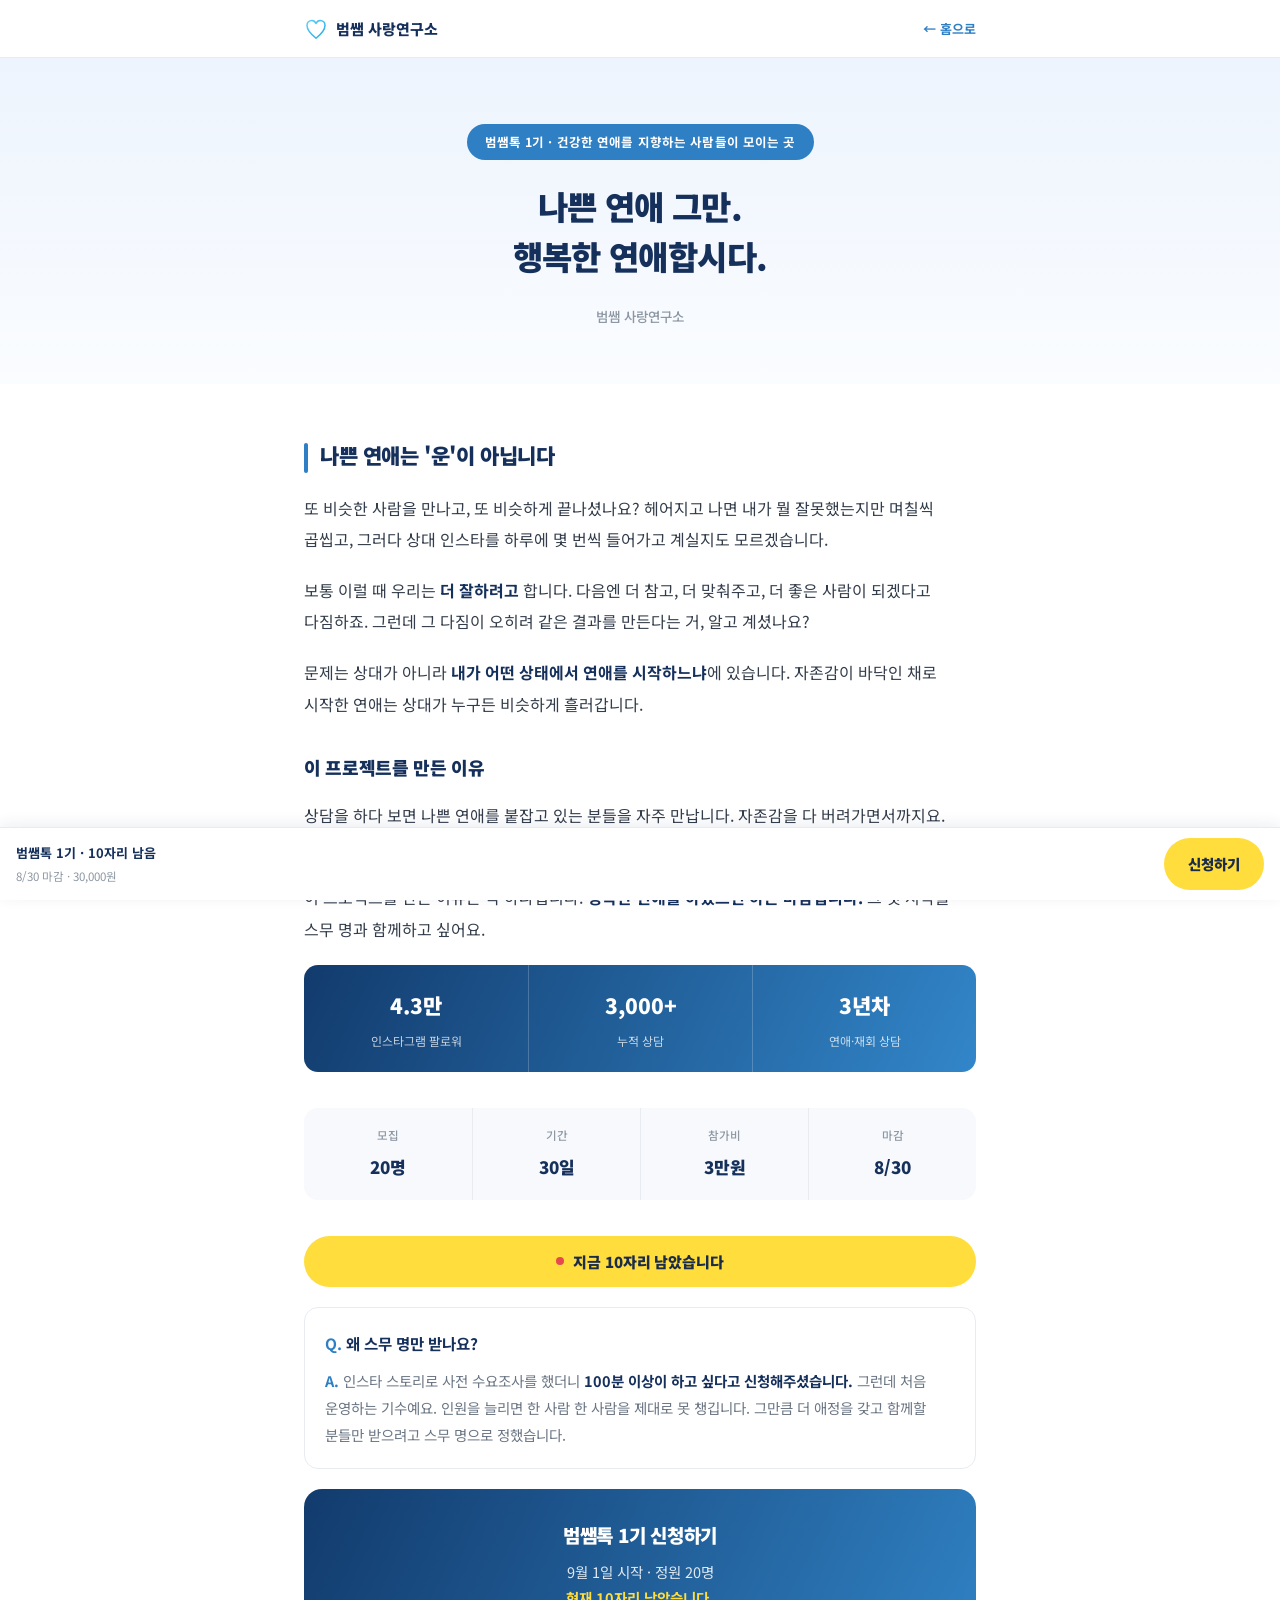
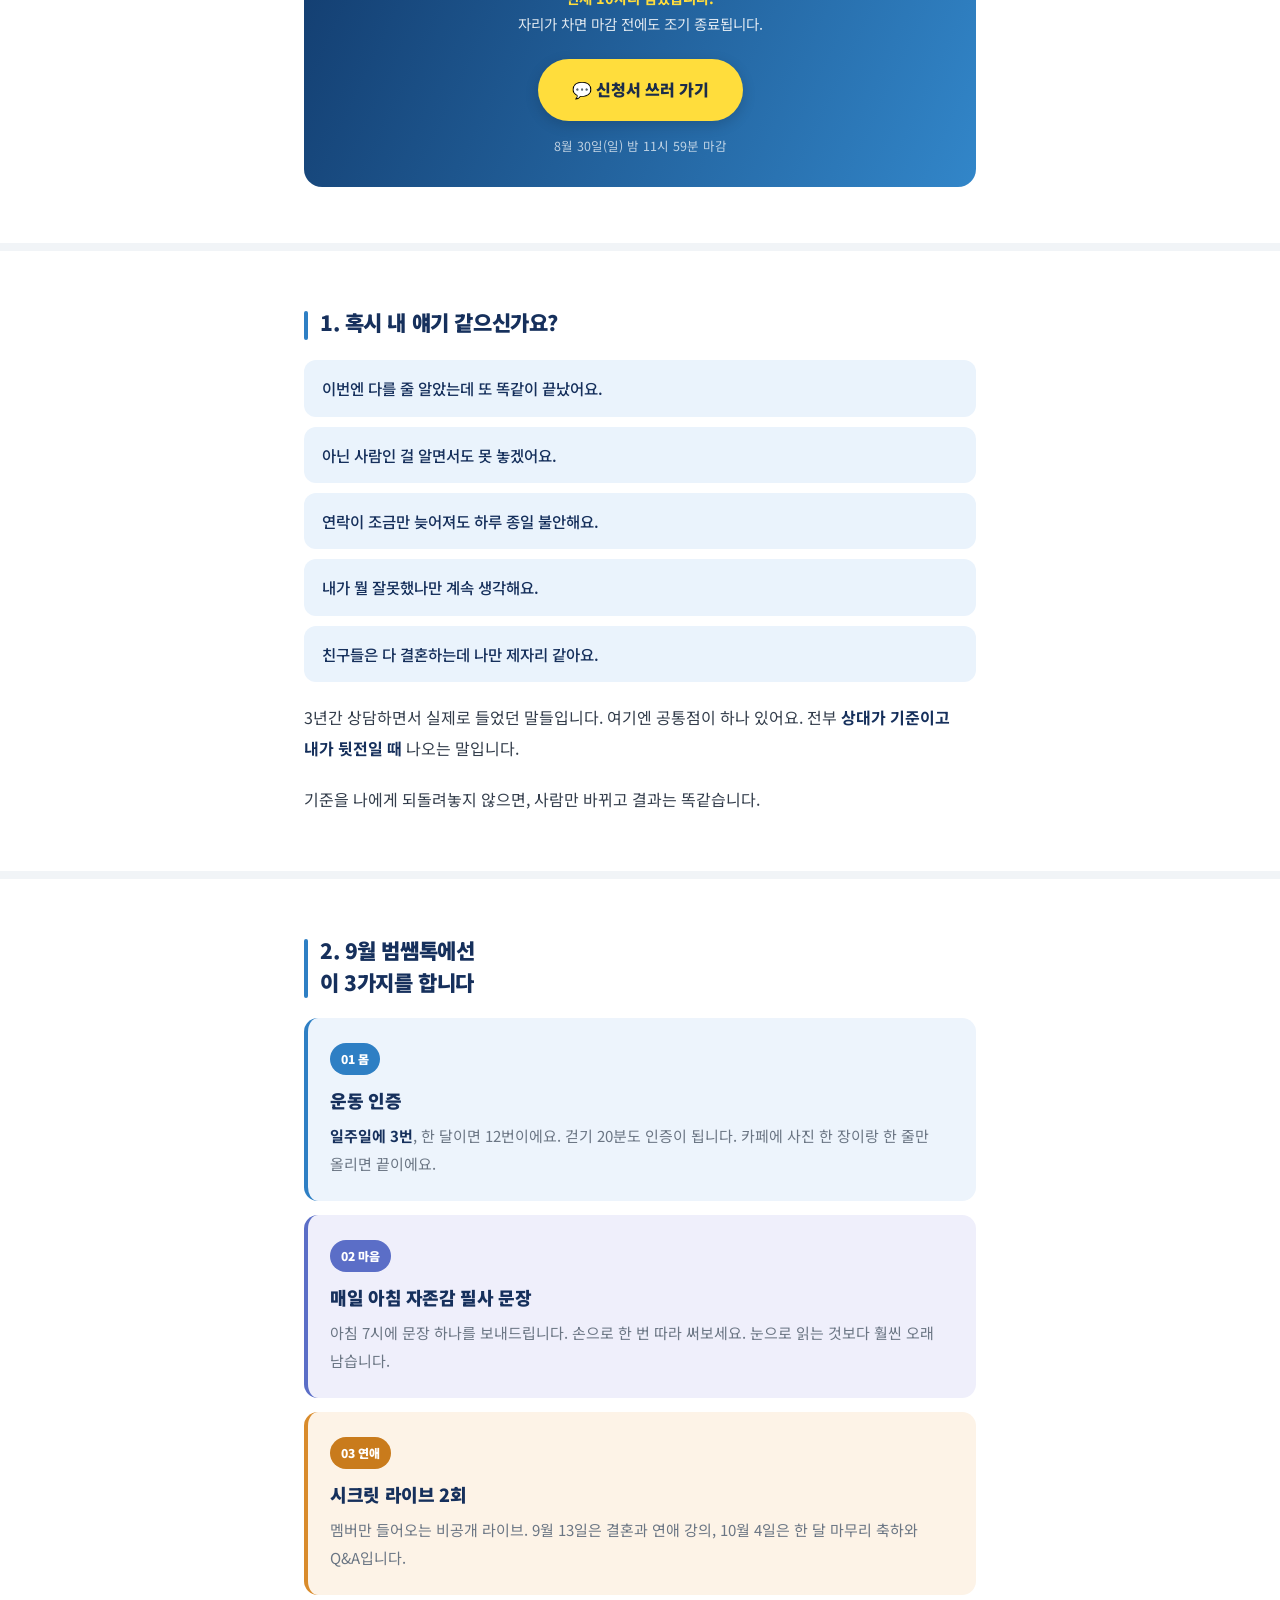
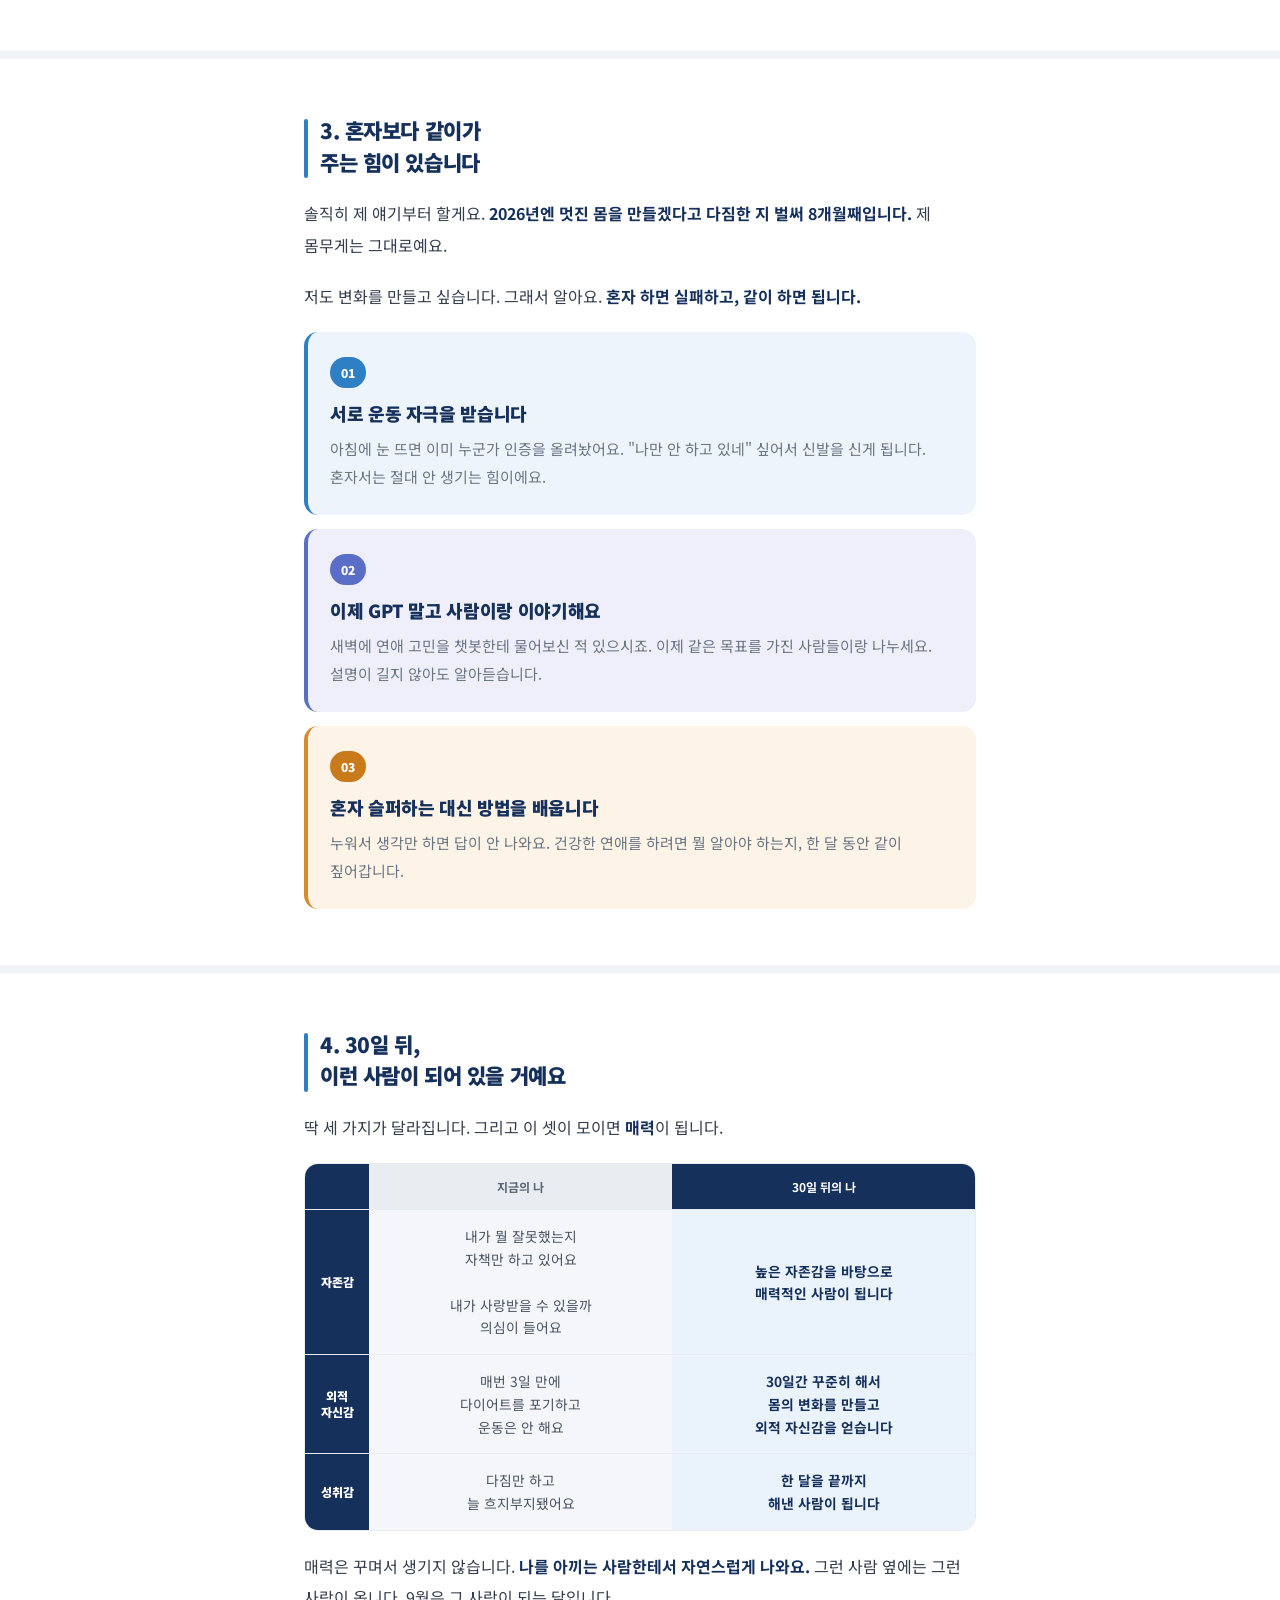
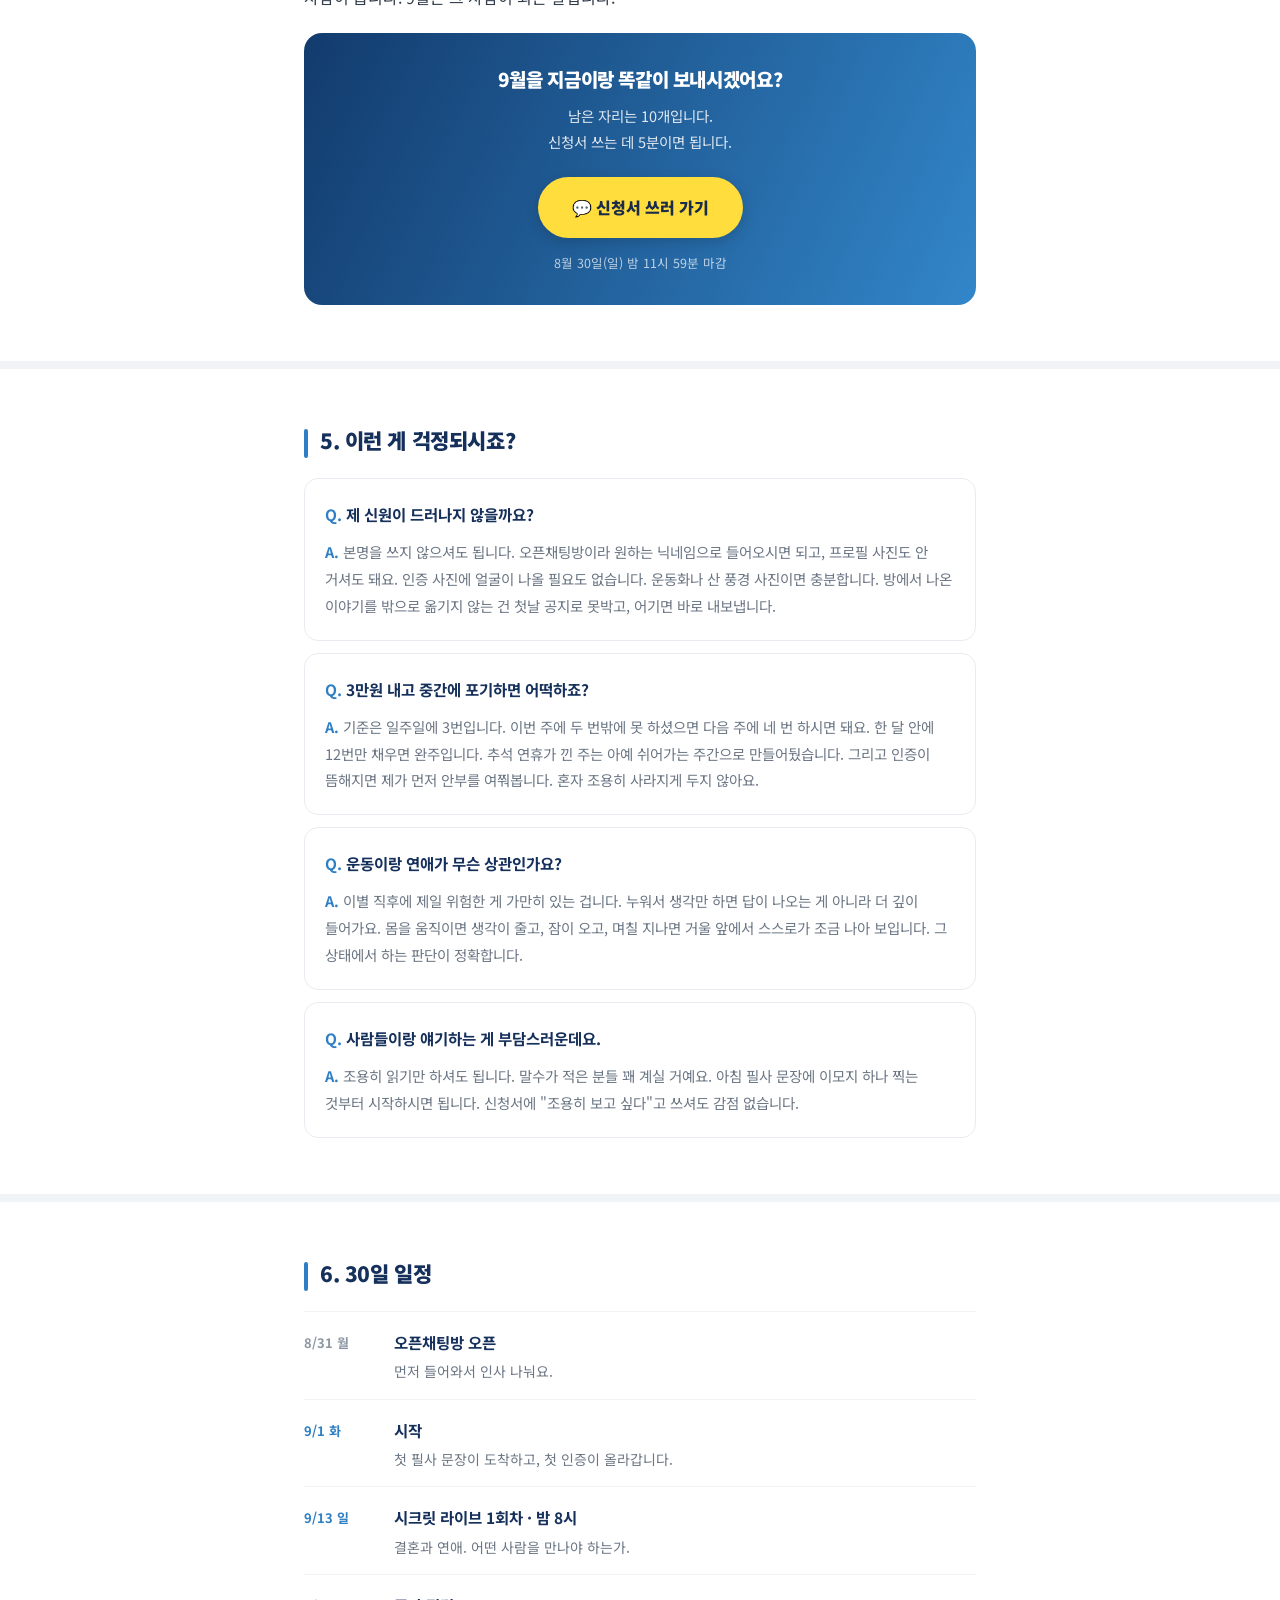
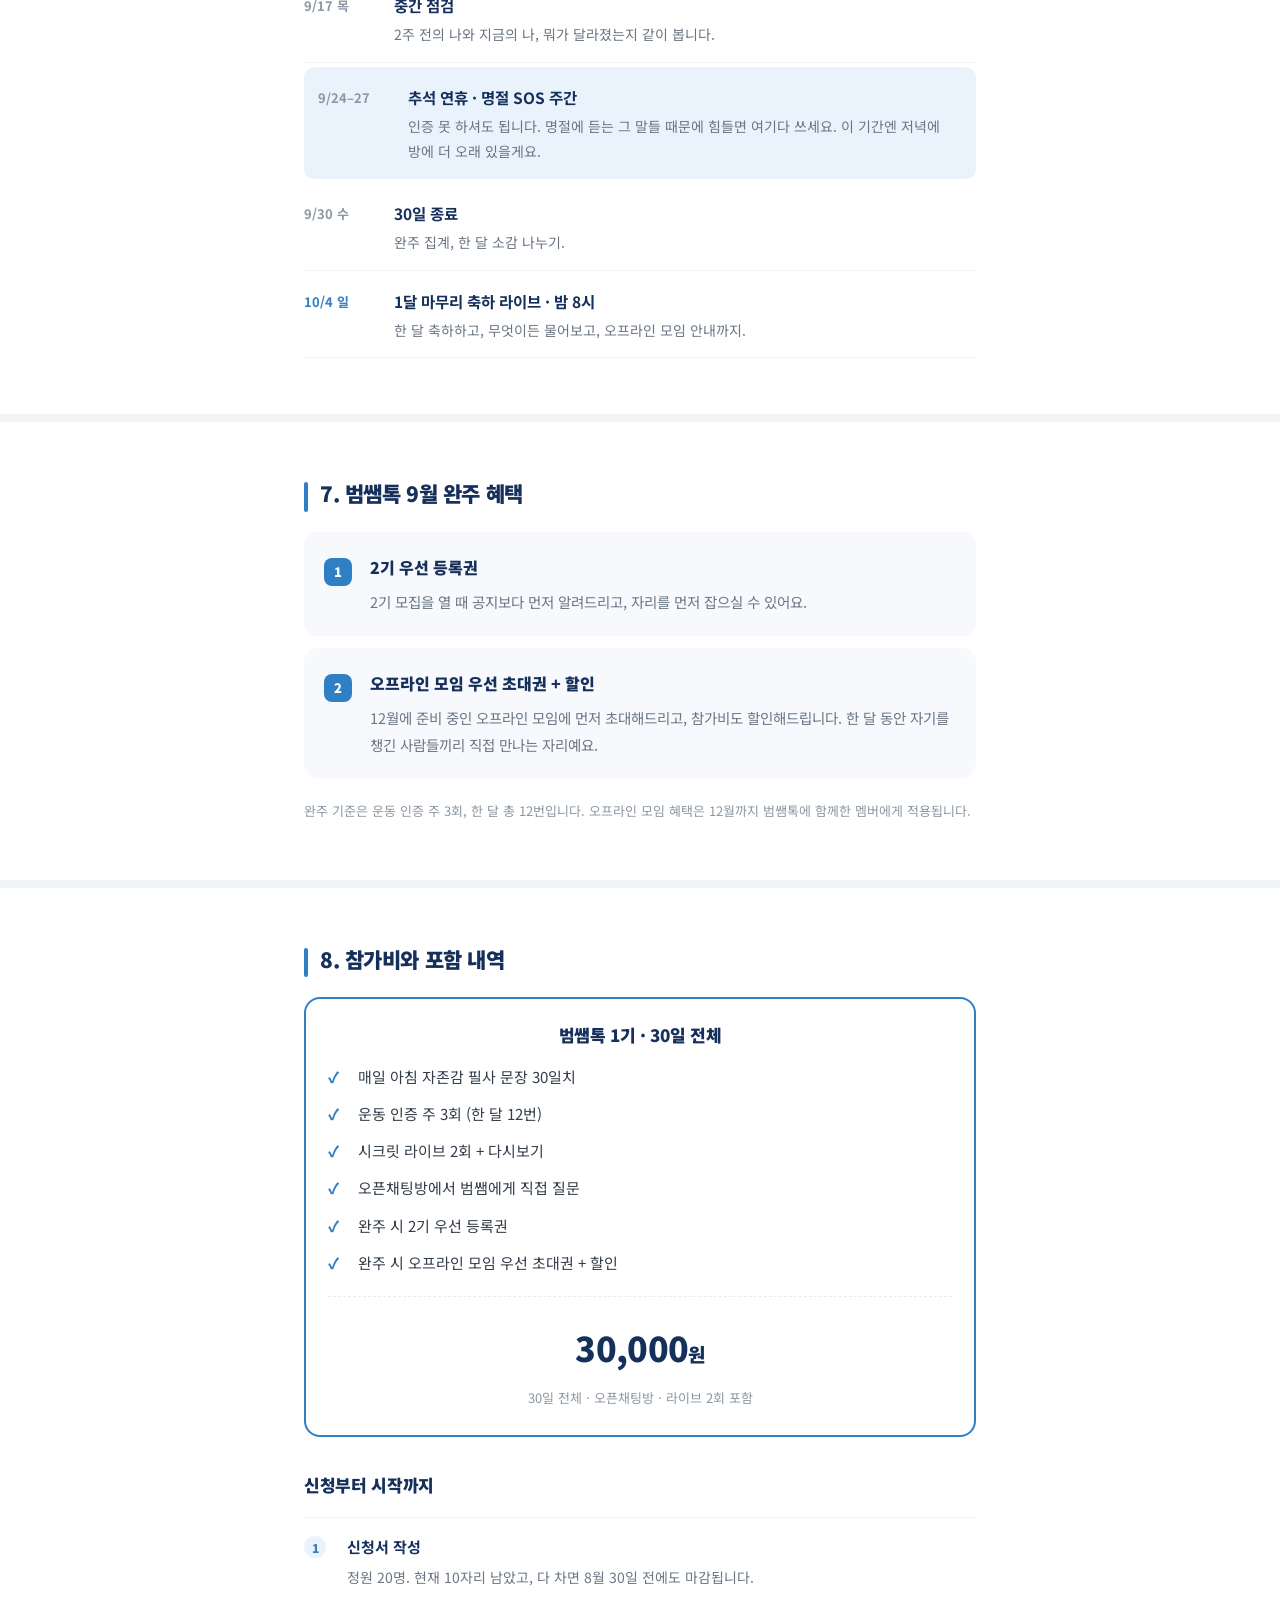
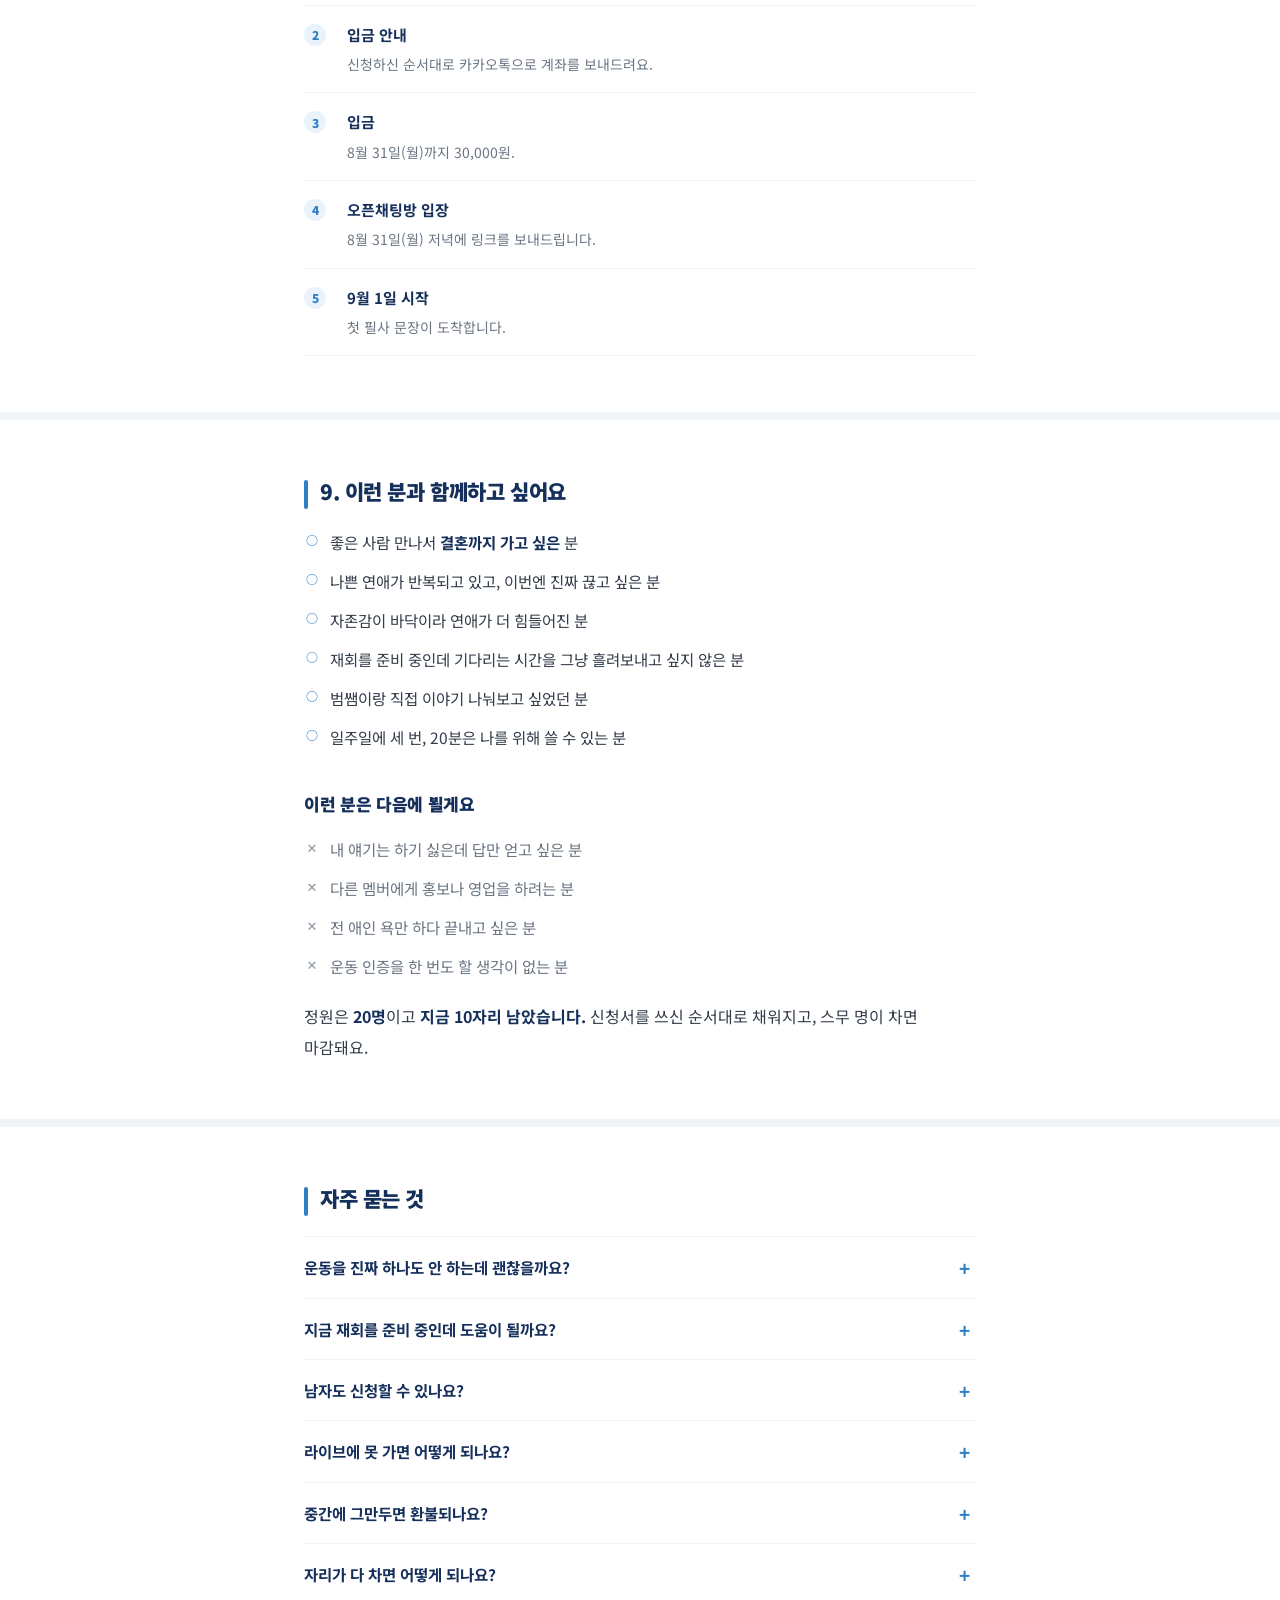
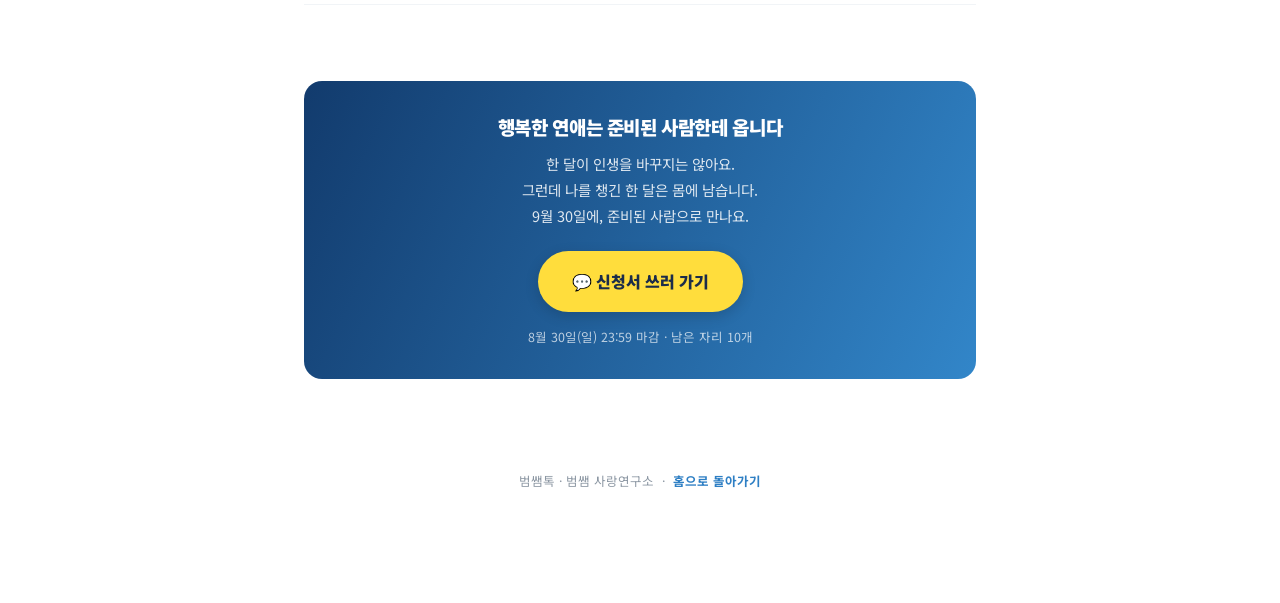
<file: beomssamtalk.html>
<!doctype html>
<html lang="ko">
<head>
<meta charset="utf-8">
<meta name="viewport" content="width=device-width,initial-scale=1">
<title>범쌤톡 1기 | 범쌤 사랑연구소</title>
<meta name="description" content="나쁜 연애 그만. 행복한 연애합시다. 범쌤톡 1기 — 30일 자존감 회복 챌린지. 정원 20명, 참가비 3만원.">
<link rel="preconnect" href="https://fonts.googleapis.com">
<link rel="preconnect" href="https://fonts.gstatic.com" crossorigin>
<link rel="stylesheet" href="https://fonts.googleapis.com/css2?family=Noto+Sans+KR:wght@400;500;700;900&display=swap">

<style>
:root{
  --bg:#FFFFFF;
  --hero-a:#EDF4FD;
  --hero-b:#FAFCFF;
  --navy:#16305C;
  --navy-deep:#102546;
  --blue:#2E7FC4;
  --blue-soft:#EAF3FC;
  --yellow:#FFDD3C;
  --yellow-ink:#1B2C4A;
  --ink:#333D4B;
  --gray:#6B7684;
  --gray-light:#8C97A3;
  --line:#E8ECF1;
  --line-soft:#F1F4F7;
  --card:#F7F9FC;
  --grad-a:#123B6D;
  --grad-b:#3286C9;
}

*{box-sizing:border-box;}
html{scroll-behavior:smooth;}
body{
  margin:0;background:var(--bg);color:var(--ink);
  font-family:"Noto Sans KR","Apple SD Gothic Neo",system-ui,sans-serif;
  font-weight:400;font-size:16px;line-height:1.95;
  -webkit-font-smoothing:antialiased;word-break:keep-all;
  padding-bottom:82px;
}
p{margin:0;}
h1,h2,h3{margin:0;font-weight:900;color:var(--navy);line-height:1.45;text-wrap:balance;letter-spacing:-.02em;}
strong{font-weight:700;color:var(--navy);}
a{color:inherit;}

/* ---------- 페이지 상단바 (사이트 복귀용) ---------- */
.pagebar{
  position:sticky;top:0;z-index:30;background:rgba(255,255,255,.92);backdrop-filter:blur(8px);
  border-bottom:1px solid var(--line);
}
.pagebar__inner{
  max-width:720px;margin:0 auto;padding:14px 24px;
  display:flex;align-items:center;justify-content:space-between;gap:12px;
}
.pagebar__brand{display:flex;align-items:center;gap:8px;text-decoration:none;color:var(--navy);font-weight:800;font-size:15px;}
.pagebar__brand svg{width:24px;height:24px;flex:none;}
.pagebar__back{font-size:13px;font-weight:700;color:var(--blue);text-decoration:none;white-space:nowrap;}

.wrap{max-width:720px;margin:0 auto;padding:0 24px;}
.blk{display:flex;flex-direction:column;gap:20px;}
.blk-sm{display:flex;flex-direction:column;gap:12px;}
section{padding:56px 0;}
.sep{height:8px;background:var(--line-soft);}

/* ---------- hero ---------- */
.hero{
  background:linear-gradient(180deg,var(--hero-a) 0%,var(--hero-b) 100%);
  padding:66px 24px 54px;text-align:center;
}
.hero h1{font-size:33px;line-height:1.5;}
.hero .who{
  margin-top:22px;font-size:13.5px;color:var(--gray-light);font-weight:500;
}
.hero .badge{
  display:inline-block;margin-bottom:22px;padding:8px 18px;border-radius:100px;
  background:var(--blue);color:#fff;font-size:12.5px;font-weight:700;letter-spacing:.01em;
  line-height:1.6;max-width:100%;
}
@media (max-width:420px){ .hero .badge{font-size:11.5px;padding:8px 14px;} }
@media (max-width:560px){ .hero h1{font-size:25px;} .hero{padding:52px 22px 44px;} }

/* ---------- section title ---------- */
.stitle{
  display:flex;align-items:flex-start;gap:12px;font-size:21px;font-weight:900;
  color:var(--navy);line-height:1.5;letter-spacing:-.02em;
}
.stitle::before{
  content:"";flex:none;width:4px;align-self:stretch;min-height:1.4em;
  background:var(--blue);border-radius:2px;margin-top:.18em;
}
@media (max-width:560px){ .stitle{font-size:19px;} }

/* ---------- cta box ---------- */
.ctabox{
  background:linear-gradient(115deg,var(--grad-a) 0%,var(--grad-b) 100%);
  border-radius:18px;padding:32px 26px 30px;text-align:center;
}
.ctabox h3{color:#fff;font-size:19px;font-weight:900;}
.ctabox p{margin-top:10px;color:rgba(255,255,255,.86);font-size:14.5px;line-height:1.8;}
.ybtn{
  display:inline-flex;align-items:center;justify-content:center;gap:8px;
  margin-top:22px;background:var(--yellow);color:var(--yellow-ink);
  font-weight:900;font-size:16px;padding:15px 34px;border-radius:100px;
  text-decoration:none;transition:transform .18s ease,box-shadow .18s ease;
  box-shadow:0 4px 14px rgba(0,0,0,.16);
}
.ybtn:hover{transform:translateY(-2px);box-shadow:0 8px 20px rgba(0,0,0,.22);}
.ybtn:focus-visible{outline:3px solid #fff;outline-offset:2px;}
.ctabox .tiny{margin-top:14px;font-size:12.5px;color:rgba(255,255,255,.7);}

/* ---------- seats left ---------- */
.seats{
  display:flex;align-items:center;justify-content:center;gap:9px;
  background:var(--yellow);color:var(--yellow-ink);
  border-radius:100px;padding:11px 20px;font-size:15px;font-weight:900;
  letter-spacing:-.01em;
}
.seats .dot{
  width:8px;height:8px;border-radius:50%;background:#E5484D;flex:none;
  animation:blip 1.6s ease-in-out infinite;
}
@keyframes blip{0%,100%{opacity:1}50%{opacity:.35}}
@media (prefers-reduced-motion: reduce){ .seats .dot{animation:none;} }

/* ---------- info strip ---------- */
.strip{
  display:grid;grid-template-columns:repeat(4,1fr);
  background:var(--card);border-radius:14px;overflow:hidden;
}
.strip div{padding:16px 8px;text-align:center;}
.strip div + div{border-left:1px solid var(--line);}
.strip dt{font-size:11.5px;color:var(--gray-light);font-weight:500;}
.strip dd{margin:4px 0 0;font-size:17px;font-weight:900;color:var(--navy);}
@media (max-width:560px){
  .strip{grid-template-columns:repeat(2,1fr);}
  .strip div:nth-child(3){border-left:none;}
  .strip div:nth-child(n+3){border-top:1px solid var(--line);}
}

/* ---------- quote lines ---------- */
.qline{
  background:var(--blue-soft);border-radius:12px;padding:15px 18px;
  font-size:15.5px;font-weight:500;color:var(--navy);line-height:1.7;
}
.qline + .qline{margin-top:10px;}

/* ---------- numbered cards ---------- */
.ncards{display:flex;flex-direction:column;gap:14px;}
.ncard{
  background:var(--card);border-radius:14px;padding:24px 22px;
}
.ncard .n{
  display:inline-block;background:var(--navy);color:#fff;
  font-size:12px;font-weight:900;padding:4px 11px;border-radius:100px;
}
.ncard h3{margin-top:12px;font-size:18px;}
.ncard p{margin-top:9px;font-size:15px;color:var(--gray);line-height:1.85;}

/* ---------- card color variants ---------- */
.ncard{border-left:4px solid transparent;}
.ncard.c1{background:#EDF4FC;border-left-color:#2E7FC4;}
.ncard.c1 .n{background:#2E7FC4;}
.ncard.c2{background:#EFEFFB;border-left-color:#5B6EC7;}
.ncard.c2 .n{background:#5B6EC7;}
.ncard.c3{background:#FDF3E7;border-left-color:#D98B2B;}
.ncard.c3 .n{background:#C97B1C;}

/* ---------- before after ---------- */
.ba{border:1px solid var(--line);border-radius:14px;overflow:hidden;}
.ba-h{display:grid;grid-template-columns:64px 1fr 1fr;}
.ba-h span{padding:11px 8px;text-align:center;font-size:12px;font-weight:700;}
.ba-h span:nth-child(1){background:var(--navy);}
.ba-h span:nth-child(2){background:#E9EDF2;color:#5A6675;}
.ba-h span:nth-child(3){background:var(--navy);color:#fff;}
.ba-r{display:grid;grid-template-columns:64px 1fr 1fr;border-top:1px solid var(--line);}
.ba-r > div{padding:15px 12px;font-size:13.8px;line-height:1.65;text-align:center;display:flex;align-items:center;justify-content:center;}
.ba-r > div:nth-child(1){
  background:var(--navy);color:#fff;font-size:12px;font-weight:900;
  display:flex;align-items:center;justify-content:center;text-align:center;line-height:1.35;
}
.ba-r > div:nth-child(2){color:#4A5563;background:#F4F6F9;}
.ba-r > div:nth-child(3){color:var(--navy);font-weight:700;background:var(--blue-soft);}
@media (max-width:560px){
  .ba-h{grid-template-columns:52px 1fr 1fr;}
  .ba-r{grid-template-columns:52px 1fr 1fr;}
  .ba-r > div{font-size:12.6px;padding:12px 9px;}
  .ba-r > div:nth-child(1){font-size:11px;}
  .ba-h span{font-size:11px;}
}

/* ---------- timeline ---------- */
.tl{display:flex;flex-direction:column;}
.tl-r{display:grid;grid-template-columns:76px 1fr;gap:14px;padding:15px 0;border-bottom:1px solid var(--line-soft);}
.tl-r:first-child{border-top:1px solid var(--line-soft);}
.tl-d{font-size:13px;font-weight:700;color:var(--gray-light);padding-top:3px;}
.tl-b b{display:block;font-size:15.5px;font-weight:700;color:var(--navy);}
.tl-b span{display:block;font-size:14px;color:var(--gray);margin-top:2px;line-height:1.75;}
.tl-r.key .tl-d{color:var(--blue);}
.tl-r.rest{background:var(--blue-soft);border-radius:10px;padding:15px 14px;border-bottom-color:transparent;margin:4px 0;}

/* ---------- worry ---------- */
.worry{display:flex;flex-direction:column;gap:12px;}
.worry-i{border:1px solid var(--line);border-radius:14px;padding:20px 20px;}
.worry-i .q{font-size:15.5px;font-weight:700;color:var(--navy);}
.worry-i .q::before{content:"Q. ";color:var(--blue);}
.worry-i .a{margin-top:10px;font-size:14.5px;color:var(--gray);line-height:1.85;}
.worry-i .a::before{content:"A. ";color:var(--blue);font-weight:700;}

/* ---------- benefit ---------- */
.bene{display:flex;flex-direction:column;gap:12px;}
.bene-i{background:var(--card);border-radius:14px;padding:20px;display:grid;grid-template-columns:34px 1fr;gap:12px;}
.bene-i .ic{width:28px;height:28px;border-radius:8px;background:var(--blue);color:#fff;font-size:13px;font-weight:900;display:flex;align-items:center;justify-content:center;}
.bene-i b{display:block;font-size:16px;color:var(--navy);font-weight:900;}
.bene-i span{display:block;margin-top:6px;font-size:14.5px;color:var(--gray);line-height:1.85;}

/* ---------- include list ---------- */
.inc{border:2px solid var(--blue);border-radius:16px;padding:24px 22px;}
.inc h3{font-size:17px;text-align:center;}
.inc ul{list-style:none;padding:0;margin:16px 0 0;display:flex;flex-direction:column;gap:11px;}
.inc li{display:grid;grid-template-columns:20px 1fr;gap:10px;font-size:15px;line-height:1.75;}
.inc li::before{content:"✓";color:var(--blue);font-weight:900;}
.inc .price{margin-top:20px;padding-top:18px;border-top:1px dashed var(--line);text-align:center;}
.inc .price .amt{font-size:34px;font-weight:900;color:var(--navy);letter-spacing:-.02em;}
.inc .price .amt span{font-size:19px;}
.inc .price .note{font-size:13px;color:var(--gray-light);margin-top:4px;}

/* ---------- plain lists ---------- */
.plist{list-style:none;padding:0;margin:0;display:flex;flex-direction:column;gap:11px;}
.plist li{display:flex;align-items:flex-start;gap:10px;font-size:15.5px;line-height:1.8;}
.plist .bl{flex:none;width:16px;text-align:center;color:var(--blue);font-weight:700;font-size:12px;line-height:1.9;}
.plist.no .bl{color:var(--gray-light);font-size:13px;}
.plist.no li{color:var(--gray);}

/* ---------- steps ---------- */
.steps{counter-reset:s;display:flex;flex-direction:column;}
.step{counter-increment:s;display:grid;grid-template-columns:30px 1fr;gap:13px;padding:14px 0;border-bottom:1px solid var(--line-soft);}
.step:first-child{border-top:1px solid var(--line-soft);}
.step::before{
  content:counter(s);width:22px;height:22px;border-radius:50%;background:var(--blue-soft);
  color:var(--blue);font-size:12px;font-weight:900;display:flex;align-items:center;justify-content:center;margin-top:4px;
}
.step b{display:block;font-size:15px;font-weight:700;color:var(--navy);}
.step span{display:block;font-size:14px;color:var(--gray);margin-top:2px;}

/* ---------- host ---------- */
.hstat{
  display:grid;grid-template-columns:repeat(3,1fr);
  background:linear-gradient(115deg,var(--grad-a) 0%,var(--grad-b) 100%);
  border-radius:14px;overflow:hidden;
}
.hstat div{padding:20px 6px;text-align:center;}
.hstat div + div{border-left:1px solid rgba(255,255,255,.2);}
.hstat b{display:block;font-size:21px;font-weight:900;color:#fff;}
.hstat span{display:block;font-size:12px;color:rgba(255,255,255,.75);margin-top:3px;}

/* ---------- faq ---------- */
details{border-bottom:1px solid var(--line-soft);}
details:first-of-type{border-top:1px solid var(--line-soft);}
summary{cursor:pointer;padding:17px 32px 17px 0;position:relative;font-size:15.5px;font-weight:700;color:var(--navy);list-style:none;line-height:1.7;}
summary::-webkit-details-marker{display:none;}
summary::after{content:"+";position:absolute;right:6px;top:15px;color:var(--blue);font-size:19px;font-weight:700;transition:transform .22s ease;}
details[open] summary::after{transform:rotate(45deg);}
summary:focus-visible{outline:2px solid var(--blue);outline-offset:2px;}
details .ans{padding:0 0 20px;font-size:14.5px;color:var(--gray);line-height:1.9;}

/* ---------- sticky ---------- */
.sticky{
  position:fixed;left:0;right:0;bottom:0;z-index:20;background:var(--bg);
  border-top:1px solid var(--line);padding:10px 16px;display:flex;align-items:center;gap:12px;
  box-shadow:0 -3px 14px rgba(22,48,92,.08);
}
.sticky .i{flex:1;min-width:0;}
.sticky .i b{display:block;font-size:13px;font-weight:700;color:var(--navy);white-space:nowrap;overflow:hidden;text-overflow:ellipsis;}
.sticky .i span{display:block;font-size:11.5px;color:var(--gray-light);}
.sticky .ybtn{margin-top:0;padding:12px 24px;font-size:14.5px;flex:none;box-shadow:none;}

footer.pagefoot{padding:34px 0 28px;text-align:center;}
footer.pagefoot p{font-size:12.5px;color:var(--gray-light);}
footer.pagefoot a{color:var(--blue);font-weight:700;text-decoration:none;}
@media (prefers-reduced-motion: reduce){*{transition:none !important;}}
</style>
</head>
<body>

<div class="pagebar">
  <div class="pagebar__inner">
    <a class="pagebar__brand" href="index.html">
      <svg viewBox="0 0 104 104"><defs><linearGradient id="ptLogo" x1="0" y1="0" x2="1" y2="1"><stop offset="0" stop-color="#5BD0FA"/><stop offset="1" stop-color="#23A9E6"/></linearGradient></defs>
      <path d="M52 92 C24 70 13 54 13 37 C13 24 22 15 34 15 C43 15 49 21 52 28 C55 21 61 15 70 15 C82 15 91 24 91 37 C91 54 80 70 52 92 Z" fill="none" stroke="url(#ptLogo)" stroke-width="6.5" stroke-linejoin="round" stroke-linecap="round"/></svg>
      범쌤 사랑연구소
    </a>
    <a class="pagebar__back" href="index.html">← 홈으로</a>
  </div>
</div>

<header class="hero">
  <span class="badge">범쌤톡 1기 · 건강한 연애를 지향하는 사람들이 모이는 곳</span>
  <h1>나쁜 연애 그만.<br>행복한 연애합시다.</h1>
  <p class="who">범쌤 사랑연구소</p>
</header>

<section>
  <div class="wrap blk">
    <h2 class="stitle">나쁜 연애는 '운'이 아닙니다</h2>
    <p>또 비슷한 사람을 만나고, 또 비슷하게 끝나셨나요? 헤어지고 나면 내가 뭘 잘못했는지만 며칠씩 곱씹고, 그러다 상대 인스타를 하루에 몇 번씩 들어가고 계실지도 모르겠습니다.</p>
    <p>보통 이럴 때 우리는 <strong>더 잘하려고</strong> 합니다. 다음엔 더 참고, 더 맞춰주고, 더 좋은 사람이 되겠다고 다짐하죠. 그런데 그 다짐이 오히려 같은 결과를 만든다는 거, 알고 계셨나요?</p>
    <p>문제는 상대가 아니라 <strong>내가 어떤 상태에서 연애를 시작하느냐</strong>에 있습니다. 자존감이 바닥인 채로 시작한 연애는 상대가 누구든 비슷하게 흘러갑니다.</p>
    <h3 style="margin-top:14px;font-size:18px;">이 프로젝트를 만든 이유</h3>
    <p>상담을 하다 보면 나쁜 연애를 붙잡고 있는 분들을 자주 만납니다. 자존감을 다 버려가면서까지요. 그럴 때마다 너무 안타까웠어요.</p>
    <p>이 프로젝트를 만든 이유는 딱 하나입니다. <strong>행복한 연애를 하셨으면 하는 바람입니다.</strong> 그 첫 시작을 스무 명과 함께하고 싶어요.</p>
    <div class="hstat">
      <div><b>4.3만</b><span>인스타그램 팔로워</span></div>
      <div><b>3,000+</b><span>누적 상담</span></div>
      <div><b>3년차</b><span>연애·재회 상담</span></div>
    </div>

    <dl class="strip">
      <div><dt>모집</dt><dd>20명</dd></div>
      <div><dt>기간</dt><dd>30일</dd></div>
      <div><dt>참가비</dt><dd>3만원</dd></div>
      <div><dt>마감</dt><dd>8/30</dd></div>
    </dl>

    <p class="seats"><span class="dot"></span>지금 10자리 남았습니다</p>

    <div class="worry">
      <div class="worry-i">
        <p class="q">왜 스무 명만 받나요?</p>
        <p class="a">인스타 스토리로 사전 수요조사를 했더니 <strong>100분 이상이 하고 싶다고 신청해주셨습니다.</strong> 그런데 처음 운영하는 기수예요. 인원을 늘리면 한 사람 한 사람을 제대로 못 챙깁니다. 그만큼 더 애정을 갖고 함께할 분들만 받으려고 스무 명으로 정했습니다.</p>
      </div>
    </div>

    <div class="ctabox">
      <h3>범쌤톡 1기 신청하기</h3>
      <p>9월 1일 시작 · 정원 20명<br><strong style="color:var(--yellow)">현재 10자리 남았습니다.</strong><br>자리가 차면 마감 전에도 조기 종료됩니다.</p>
      <a class="ybtn" href="https://forms.gle/3FQ2qoUuydYgxQr87" target="_blank" rel="noopener">💬 신청서 쓰러 가기</a>
      <p class="tiny">8월 30일(일) 밤 11시 59분 마감</p>
    </div>
  </div>
</section>

<div class="sep"></div>

<section>
  <div class="wrap blk">
    <h2 class="stitle">1. 혹시 내 얘기 같으신가요?</h2>
    <div>
      <p class="qline">이번엔 다를 줄 알았는데 또 똑같이 끝났어요.</p>
      <p class="qline">아닌 사람인 걸 알면서도 못 놓겠어요.</p>
      <p class="qline">연락이 조금만 늦어져도 하루 종일 불안해요.</p>
      <p class="qline">내가 뭘 잘못했나만 계속 생각해요.</p>
      <p class="qline">친구들은 다 결혼하는데 나만 제자리 같아요.</p>
    </div>
    <p>3년간 상담하면서 실제로 들었던 말들입니다. 여기엔 공통점이 하나 있어요. 전부 <strong>상대가 기준이고 내가 뒷전일 때</strong> 나오는 말입니다.</p>
    <p>기준을 나에게 되돌려놓지 않으면, 사람만 바뀌고 결과는 똑같습니다.</p>
  </div>
</section>

<div class="sep"></div>

<section>
  <div class="wrap blk">
    <h2 class="stitle">2. 9월 범쌤톡에선<br>이 3가지를 합니다</h2>

    <div class="ncards">
      <article class="ncard c1">
        <span class="n">01 몸</span>
        <h3>운동 인증</h3>
        <p><strong>일주일에 3번</strong>, 한 달이면 12번이에요. 걷기 20분도 인증이 됩니다. 카페에 사진 한 장이랑 한 줄만 올리면 끝이에요.</p>
      </article>

      <article class="ncard c2">
        <span class="n">02 마음</span>
        <h3>매일 아침 자존감 필사 문장</h3>
        <p>아침 7시에 문장 하나를 보내드립니다. 손으로 한 번 따라 써보세요. 눈으로 읽는 것보다 훨씬 오래 남습니다.</p>
      </article>

      <article class="ncard c3">
        <span class="n">03 연애</span>
        <h3>시크릿 라이브 2회</h3>
        <p>멤버만 들어오는 비공개 라이브. 9월 13일은 결혼과 연애 강의, 10월 4일은 한 달 마무리 축하와 Q&amp;A입니다.</p>
      </article>
    </div>
  </div>
</section>

<div class="sep"></div>

<section>
  <div class="wrap blk">
    <h2 class="stitle">3. 혼자보다 같이가<br>주는 힘이 있습니다</h2>
    <p>솔직히 제 얘기부터 할게요. <strong>2026년엔 멋진 몸을 만들겠다고 다짐한 지 벌써 8개월째입니다.</strong> 제 몸무게는 그대로예요.</p>
    <p>저도 변화를 만들고 싶습니다. 그래서 알아요. <strong>혼자 하면 실패하고, 같이 하면 됩니다.</strong></p>

    <div class="ncards">
      <article class="ncard c1">
        <span class="n">01</span>
        <h3>서로 운동 자극을 받습니다</h3>
        <p>아침에 눈 뜨면 이미 누군가 인증을 올려놨어요. "나만 안 하고 있네" 싶어서 신발을 신게 됩니다. 혼자서는 절대 안 생기는 힘이에요.</p>
      </article>
      <article class="ncard c2">
        <span class="n">02</span>
        <h3>이제 GPT 말고 사람이랑 이야기해요</h3>
        <p>새벽에 연애 고민을 챗봇한테 물어보신 적 있으시죠. 이제 같은 목표를 가진 사람들이랑 나누세요. 설명이 길지 않아도 알아듣습니다.</p>
      </article>
      <article class="ncard c3">
        <span class="n">03</span>
        <h3>혼자 슬퍼하는 대신 방법을 배웁니다</h3>
        <p>누워서 생각만 하면 답이 안 나와요. 건강한 연애를 하려면 뭘 알아야 하는지, 한 달 동안 같이 짚어갑니다.</p>
      </article>
    </div>
  </div>
</section>

<div class="sep"></div>

<section>
  <div class="wrap blk">
    <h2 class="stitle">4. 30일 뒤,<br>이런 사람이 되어 있을 거예요</h2>
    <p>딱 세 가지가 달라집니다. 그리고 이 셋이 모이면 <strong>매력</strong>이 됩니다.</p>

    <div class="ba">
      <div class="ba-h"><span></span><span>지금의 나</span><span>30일 뒤의 나</span></div>
      <div class="ba-r">
        <div class="ba-k">자존감</div>
        <div>내가 뭘 잘못했는지<br>자책만 하고 있어요<br><br>내가 사랑받을 수 있을까<br>의심이 들어요</div>
        <div>높은 자존감을 바탕으로<br>매력적인 사람이 됩니다</div>
      </div>
      <div class="ba-r">
        <div class="ba-k">외적<br>자신감</div>
        <div>매번 3일 만에<br>다이어트를 포기하고<br>운동은 안 해요</div>
        <div>30일간 꾸준히 해서<br>몸의 변화를 만들고<br>외적 자신감을 얻습니다</div>
      </div>
      <div class="ba-r">
        <div class="ba-k">성취감</div>
        <div>다짐만 하고<br>늘 흐지부지됐어요</div>
        <div>한 달을 끝까지<br>해낸 사람이 됩니다</div>
      </div>
    </div>

    <p>매력은 꾸며서 생기지 않습니다. <strong>나를 아끼는 사람한테서 자연스럽게 나와요.</strong> 그런 사람 옆에는 그런 사람이 옵니다. 9월은 그 사람이 되는 달입니다.</p>

    <div class="ctabox">
      <h3>9월을 지금이랑 똑같이 보내시겠어요?</h3>
      <p>남은 자리는 10개입니다.<br>신청서 쓰는 데 5분이면 됩니다.</p>
      <a class="ybtn" href="https://forms.gle/3FQ2qoUuydYgxQr87" target="_blank" rel="noopener">💬 신청서 쓰러 가기</a>
      <p class="tiny">8월 30일(일) 밤 11시 59분 마감</p>
    </div>
  </div>
</section>

<div class="sep"></div>

<section>
  <div class="wrap blk">
    <h2 class="stitle">5. 이런 게 걱정되시죠?</h2>
    <div class="worry">
      <div class="worry-i">
        <p class="q">제 신원이 드러나지 않을까요?</p>
        <p class="a">본명을 쓰지 않으셔도 됩니다. 오픈채팅방이라 원하는 닉네임으로 들어오시면 되고, 프로필 사진도 안 거셔도 돼요. 인증 사진에 얼굴이 나올 필요도 없습니다. 운동화나 산 풍경 사진이면 충분합니다. 방에서 나온 이야기를 밖으로 옮기지 않는 건 첫날 공지로 못박고, 어기면 바로 내보냅니다.</p>
      </div>
      <div class="worry-i">
        <p class="q">3만원 내고 중간에 포기하면 어떡하죠?</p>
        <p class="a">기준은 일주일에 3번입니다. 이번 주에 두 번밖에 못 하셨으면 다음 주에 네 번 하시면 돼요. 한 달 안에 12번만 채우면 완주입니다. 추석 연휴가 낀 주는 아예 쉬어가는 주간으로 만들어뒀습니다. 그리고 인증이 뜸해지면 제가 먼저 안부를 여쭤봅니다. 혼자 조용히 사라지게 두지 않아요.</p>
      </div>
      <div class="worry-i">
        <p class="q">운동이랑 연애가 무슨 상관인가요?</p>
        <p class="a">이별 직후에 제일 위험한 게 가만히 있는 겁니다. 누워서 생각만 하면 답이 나오는 게 아니라 더 깊이 들어가요. 몸을 움직이면 생각이 줄고, 잠이 오고, 며칠 지나면 거울 앞에서 스스로가 조금 나아 보입니다. 그 상태에서 하는 판단이 정확합니다.</p>
      </div>
      <div class="worry-i">
        <p class="q">사람들이랑 얘기하는 게 부담스러운데요.</p>
        <p class="a">조용히 읽기만 하셔도 됩니다. 말수가 적은 분들 꽤 계실 거예요. 아침 필사 문장에 이모지 하나 찍는 것부터 시작하시면 됩니다. 신청서에 "조용히 보고 싶다"고 쓰셔도 감점 없습니다.</p>
      </div>
    </div>
  </div>
</section>

<div class="sep"></div>

<section>
  <div class="wrap blk">
    <h2 class="stitle">6. 30일 일정</h2>
    <div class="tl">
      <div class="tl-r"><div class="tl-d">8/31 월</div><div class="tl-b"><b>오픈채팅방 오픈</b><span>먼저 들어와서 인사 나눠요.</span></div></div>
      <div class="tl-r key"><div class="tl-d">9/1 화</div><div class="tl-b"><b>시작</b><span>첫 필사 문장이 도착하고, 첫 인증이 올라갑니다.</span></div></div>
      <div class="tl-r key"><div class="tl-d">9/13 일</div><div class="tl-b"><b>시크릿 라이브 1회차 · 밤 8시</b><span>결혼과 연애. 어떤 사람을 만나야 하는가.</span></div></div>
      <div class="tl-r"><div class="tl-d">9/17 목</div><div class="tl-b"><b>중간 점검</b><span>2주 전의 나와 지금의 나, 뭐가 달라졌는지 같이 봅니다.</span></div></div>
      <div class="tl-r rest"><div class="tl-d">9/24–27</div><div class="tl-b"><b>추석 연휴 · 명절 SOS 주간</b><span>인증 못 하셔도 됩니다. 명절에 듣는 그 말들 때문에 힘들면 여기다 쓰세요. 이 기간엔 저녁에 방에 더 오래 있을게요.</span></div></div>
      <div class="tl-r"><div class="tl-d">9/30 수</div><div class="tl-b"><b>30일 종료</b><span>완주 집계, 한 달 소감 나누기.</span></div></div>
      <div class="tl-r key"><div class="tl-d">10/4 일</div><div class="tl-b"><b>1달 마무리 축하 라이브 · 밤 8시</b><span>한 달 축하하고, 무엇이든 물어보고, 오프라인 모임 안내까지.</span></div></div>
    </div>
  </div>
</section>

<div class="sep"></div>

<section>
  <div class="wrap blk">
    <h2 class="stitle">7. 범쌤톡 9월 완주 혜택</h2>
    <div class="bene">
      <div class="bene-i">
        <span class="ic">1</span>
        <div>
          <b>2기 우선 등록권</b>
          <span>2기 모집을 열 때 공지보다 먼저 알려드리고, 자리를 먼저 잡으실 수 있어요.</span>
        </div>
      </div>
      <div class="bene-i">
        <span class="ic">2</span>
        <div>
          <b>오프라인 모임 우선 초대권 + 할인</b>
          <span>12월에 준비 중인 오프라인 모임에 먼저 초대해드리고, 참가비도 할인해드립니다. 한 달 동안 자기를 챙긴 사람들끼리 직접 만나는 자리예요.</span>
        </div>
      </div>
    </div>
    <p style="font-size:13px;color:var(--gray-light);">완주 기준은 운동 인증 주 3회, 한 달 총 12번입니다. 오프라인 모임 혜택은 12월까지 범쌤톡에 함께한 멤버에게 적용됩니다.</p>
  </div>
</section>

<div class="sep"></div>

<section>
  <div class="wrap blk">
    <h2 class="stitle">8. 참가비와 포함 내역</h2>
    <div class="inc">
      <h3>범쌤톡 1기 · 30일 전체</h3>
      <ul>
        <li>매일 아침 자존감 필사 문장 30일치</li>
        <li>운동 인증 주 3회 (한 달 12번)</li>
        <li>시크릿 라이브 2회 + 다시보기</li>
        <li>오픈채팅방에서 범쌤에게 직접 질문</li>
        <li>완주 시 2기 우선 등록권</li>
        <li>완주 시 오프라인 모임 우선 초대권 + 할인</li>
      </ul>
      <div class="price">
        <div class="amt">30,000<span>원</span></div>
        <p class="note">30일 전체 · 오픈채팅방 · 라이브 2회 포함</p>
      </div>
    </div>

    <h3 style="margin-top:16px;font-size:17px;">신청부터 시작까지</h3>
    <div class="steps">
      <div class="step"><div><b>신청서 작성</b><span>정원 20명. 현재 10자리 남았고, 다 차면 8월 30일 전에도 마감됩니다.</span></div></div>
      <div class="step"><div><b>입금 안내</b><span>신청하신 순서대로 카카오톡으로 계좌를 보내드려요.</span></div></div>
      <div class="step"><div><b>입금</b><span>8월 31일(월)까지 30,000원.</span></div></div>
      <div class="step"><div><b>오픈채팅방 입장</b><span>8월 31일(월) 저녁에 링크를 보내드립니다.</span></div></div>
      <div class="step"><div><b>9월 1일 시작</b><span>첫 필사 문장이 도착합니다.</span></div></div>
    </div>
  </div>
</section>

<div class="sep"></div>

<section>
  <div class="wrap blk">
    <h2 class="stitle">9. 이런 분과 함께하고 싶어요</h2>
    <ul class="plist">
      <li><span class="bl">○</span><span>좋은 사람 만나서 <strong>결혼까지 가고 싶은</strong> 분</span></li>
      <li><span class="bl">○</span><span>나쁜 연애가 반복되고 있고, 이번엔 진짜 끊고 싶은 분</span></li>
      <li><span class="bl">○</span><span>자존감이 바닥이라 연애가 더 힘들어진 분</span></li>
      <li><span class="bl">○</span><span>재회를 준비 중인데 기다리는 시간을 그냥 흘려보내고 싶지 않은 분</span></li>
      <li><span class="bl">○</span><span>범쌤이랑 직접 이야기 나눠보고 싶었던 분</span></li>
      <li><span class="bl">○</span><span>일주일에 세 번, 20분은 나를 위해 쓸 수 있는 분</span></li>
    </ul>

    <h3 style="margin-top:20px;font-size:17px;">이런 분은 다음에 뵐게요</h3>
    <ul class="plist no">
      <li><span class="bl">✕</span><span>내 얘기는 하기 싫은데 답만 얻고 싶은 분</span></li>
      <li><span class="bl">✕</span><span>다른 멤버에게 홍보나 영업을 하려는 분</span></li>
      <li><span class="bl">✕</span><span>전 애인 욕만 하다 끝내고 싶은 분</span></li>
      <li><span class="bl">✕</span><span>운동 인증을 한 번도 할 생각이 없는 분</span></li>
    </ul>
    <p>정원은 <strong>20명</strong>이고 <strong>지금 10자리 남았습니다.</strong> 신청서를 쓰신 순서대로 채워지고, 스무 명이 차면 마감돼요.</p>
  </div>
</section>

<div class="sep"></div>

<section>
  <div class="wrap blk">
    <h2 class="stitle">자주 묻는 것</h2>
    <div>
      <details>
        <summary>운동을 진짜 하나도 안 하는데 괜찮을까요?</summary>
        <p class="ans">괜찮습니다. 오히려 그런 분을 위한 프로그램이에요. 집 앞을 20분 걷고 사진 한 장 올리면 인증입니다. 일주일에 세 번이니까 이틀에 한 번이 조금 안 되는 페이스예요.</p>
      </details>
      <details>
        <summary>지금 재회를 준비 중인데 도움이 될까요?</summary>
        <p class="ans">됩니다. 재회에서 제일 중요한 건 기다리는 동안 내가 어떤 상태가 되느냐예요. 9월 13일 라이브에서 그 이야기를 자세히 합니다.</p>
      </details>
      <details>
        <summary>남자도 신청할 수 있나요?</summary>
        <p class="ans">네, 받습니다. 다만 여성 멤버가 다수일 가능성이 높고, 신청서 답변은 성별과 관계없이 같은 기준으로 봅니다.</p>
      </details>
      <details>
        <summary>라이브에 못 가면 어떻게 되나요?</summary>
        <p class="ans">다시보기 링크를 채팅방에 올려드립니다. 라이브 후 7일간 보실 수 있어요.</p>
      </details>
      <details>
        <summary>중간에 그만두면 환불되나요?</summary>
        <p class="ans">9월 1일 시작 전까지는 전액 환불해드립니다. 시작 이후에는 환불이 어려워요. 20명 정원이라 자리 하나가 다른 분의 자리이기 때문입니다.</p>
      </details>
      <details>
        <summary>자리가 다 차면 어떻게 되나요?</summary>
        <p class="ans">정원 20명이 다 차면 대기 순번으로 안내드립니다. 지금은 10자리가 남아있어요. 마감되면 2기 소식을 가장 먼저 보내드릴게요.</p>
      </details>
    </div>
  </div>
</section>

<section style="padding-top:20px;">
  <div class="wrap">
    <div class="ctabox">
      <h3>행복한 연애는 준비된 사람한테 옵니다</h3>
      <p>한 달이 인생을 바꾸지는 않아요.<br>그런데 나를 챙긴 한 달은 몸에 남습니다.<br>9월 30일에, 준비된 사람으로 만나요.</p>
      <a class="ybtn" href="https://forms.gle/3FQ2qoUuydYgxQr87" target="_blank" rel="noopener">💬 신청서 쓰러 가기</a>
      <p class="tiny">8월 30일(일) 23:59 마감 · 남은 자리 10개</p>
    </div>
  </div>
</section>

<footer class="pagefoot">
  <p>범쌤톡 · 범쌤 사랑연구소 &nbsp;·&nbsp; <a href="index.html">홈으로 돌아가기</a></p>
</footer>

<div class="sticky">
  <div class="i">
    <b>범쌤톡 1기 · 10자리 남음</b>
    <span>8/30 마감 · 30,000원</span>
  </div>
  <a class="ybtn" href="https://forms.gle/3FQ2qoUuydYgxQr87" target="_blank" rel="noopener">신청하기</a>
</div>

</body>
</html>
</file>
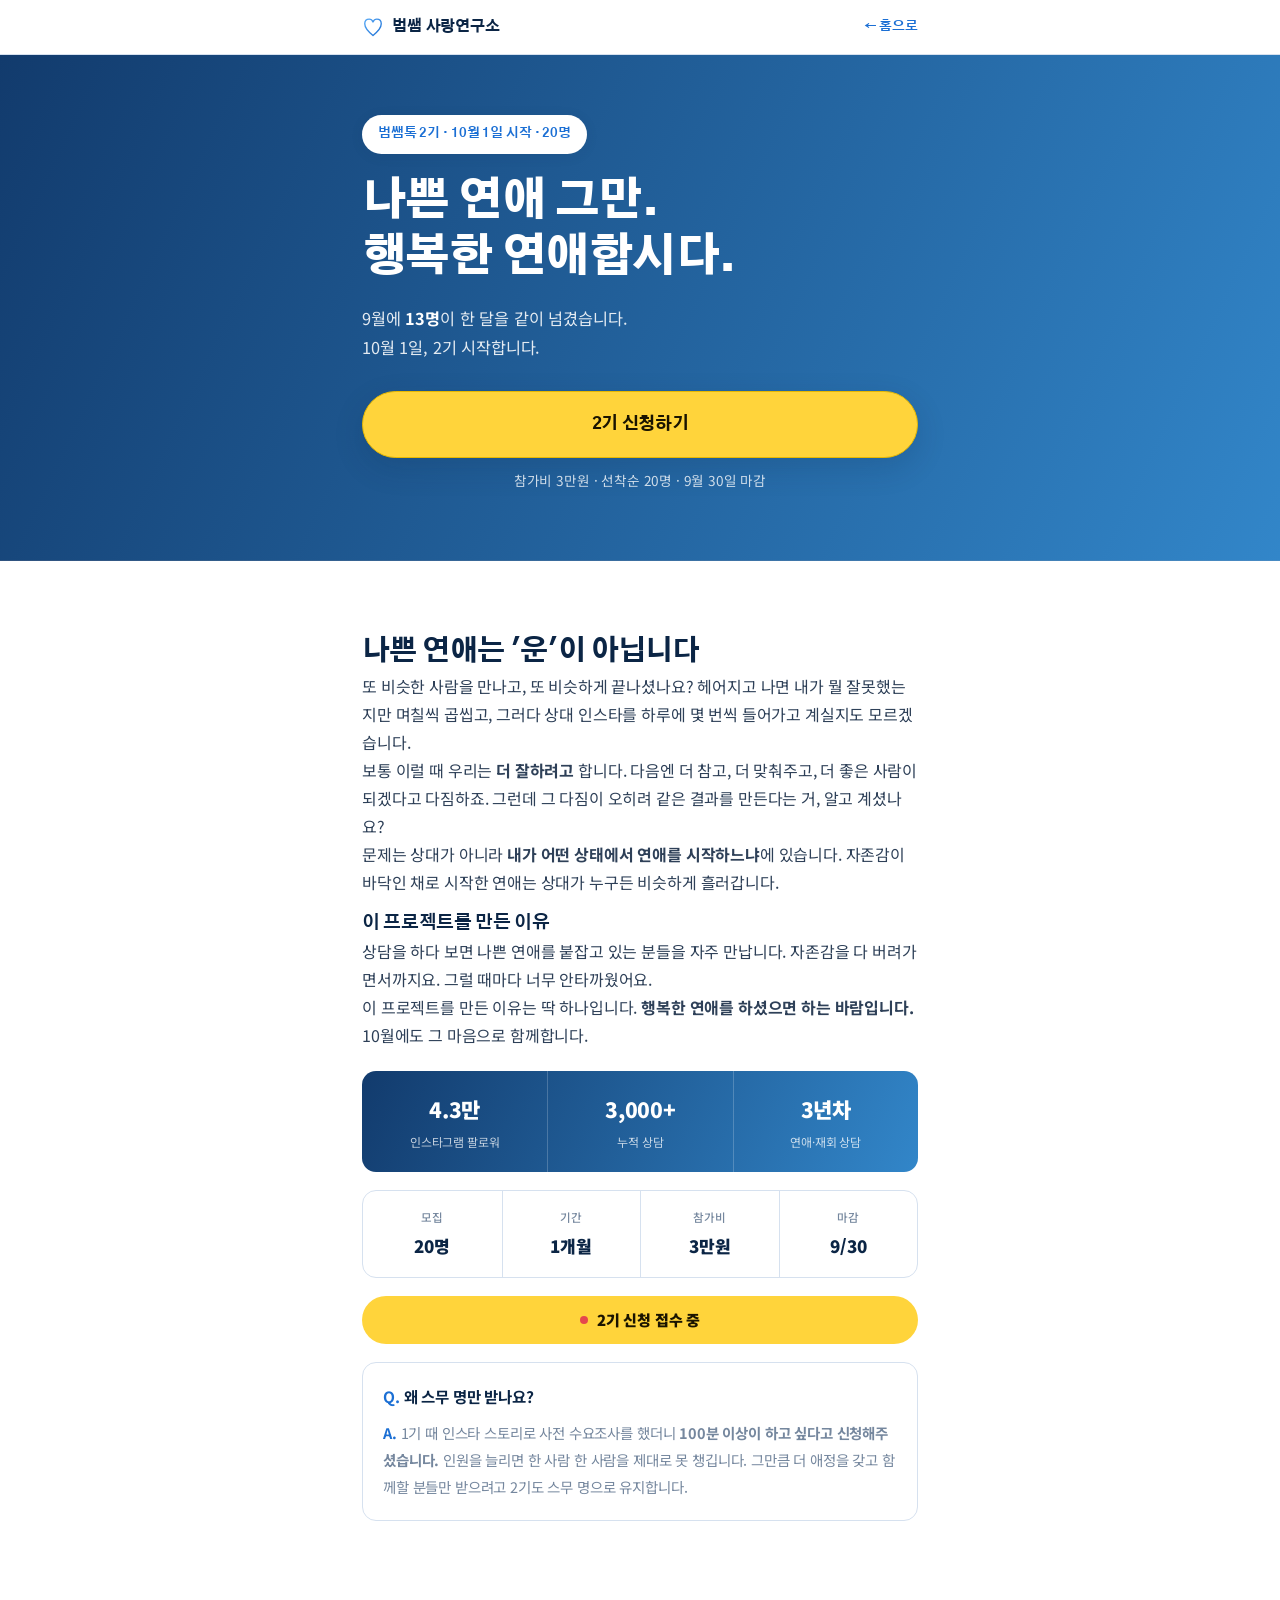
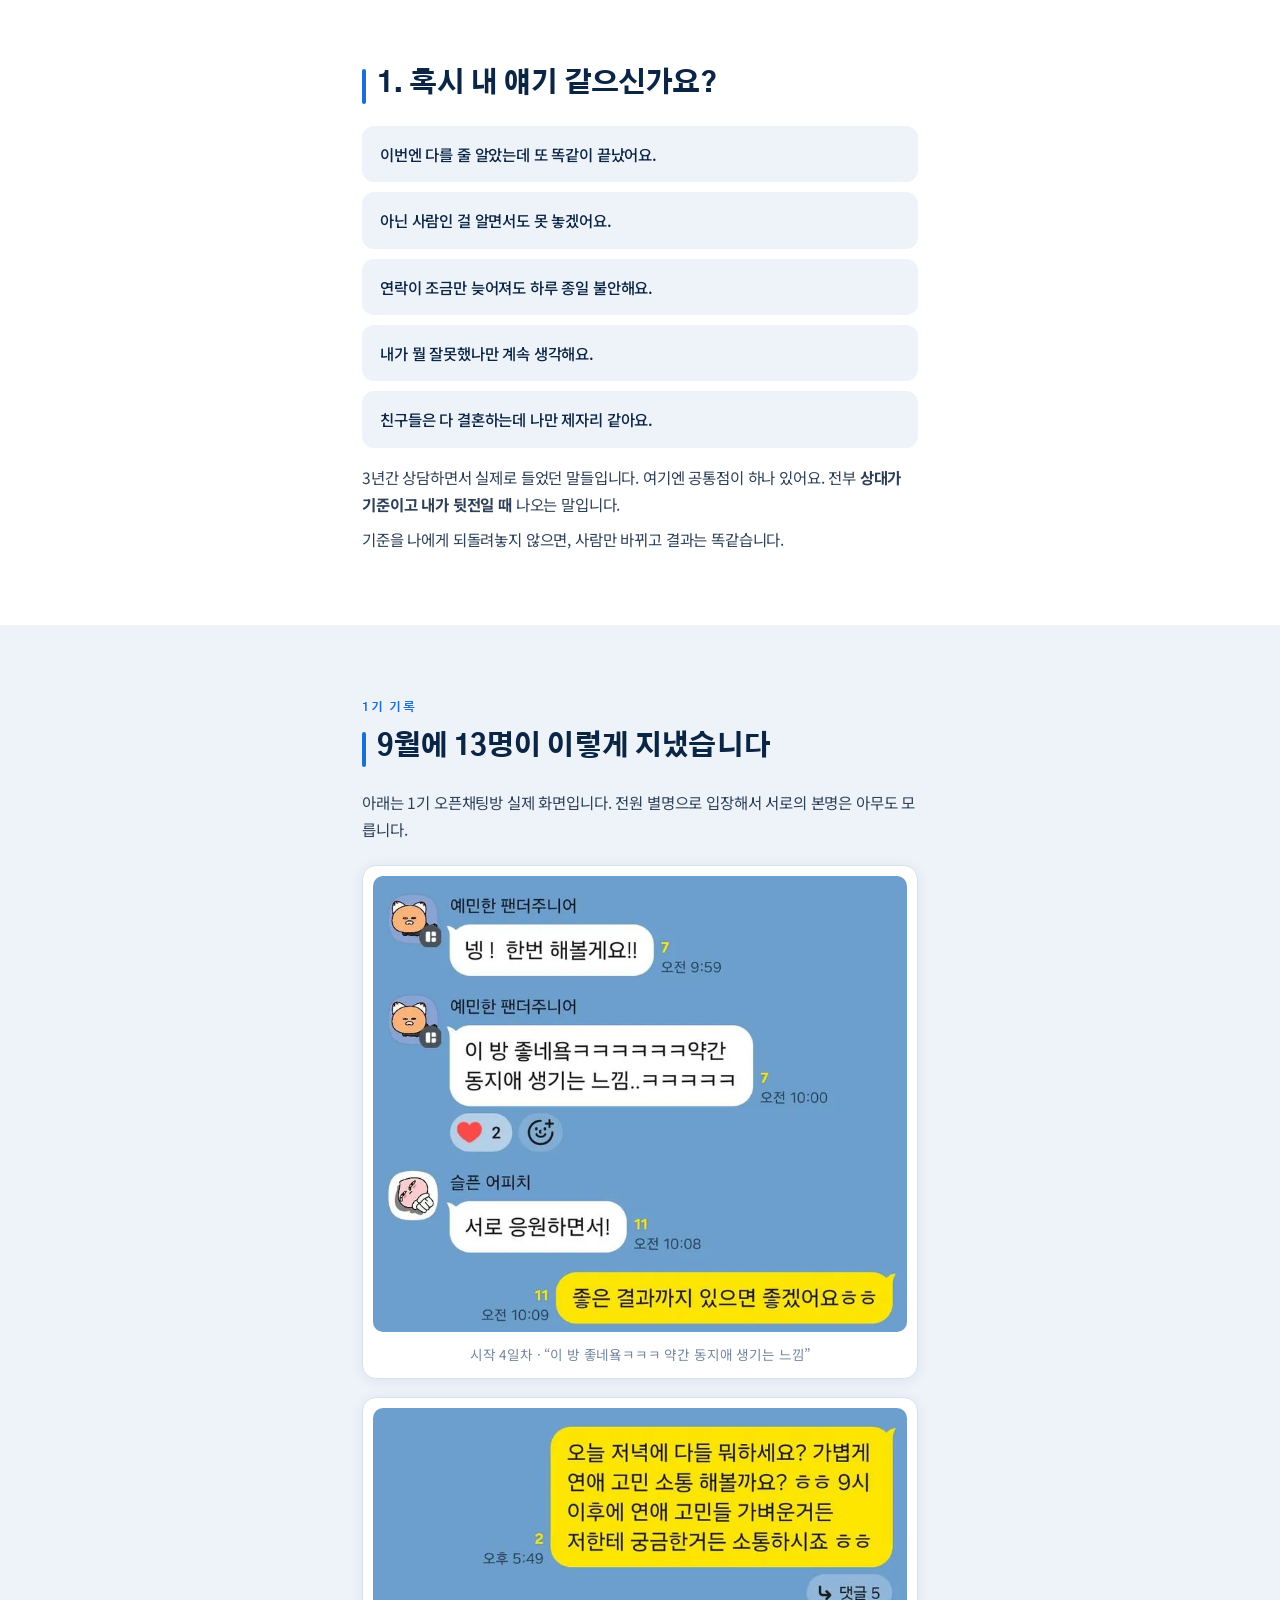
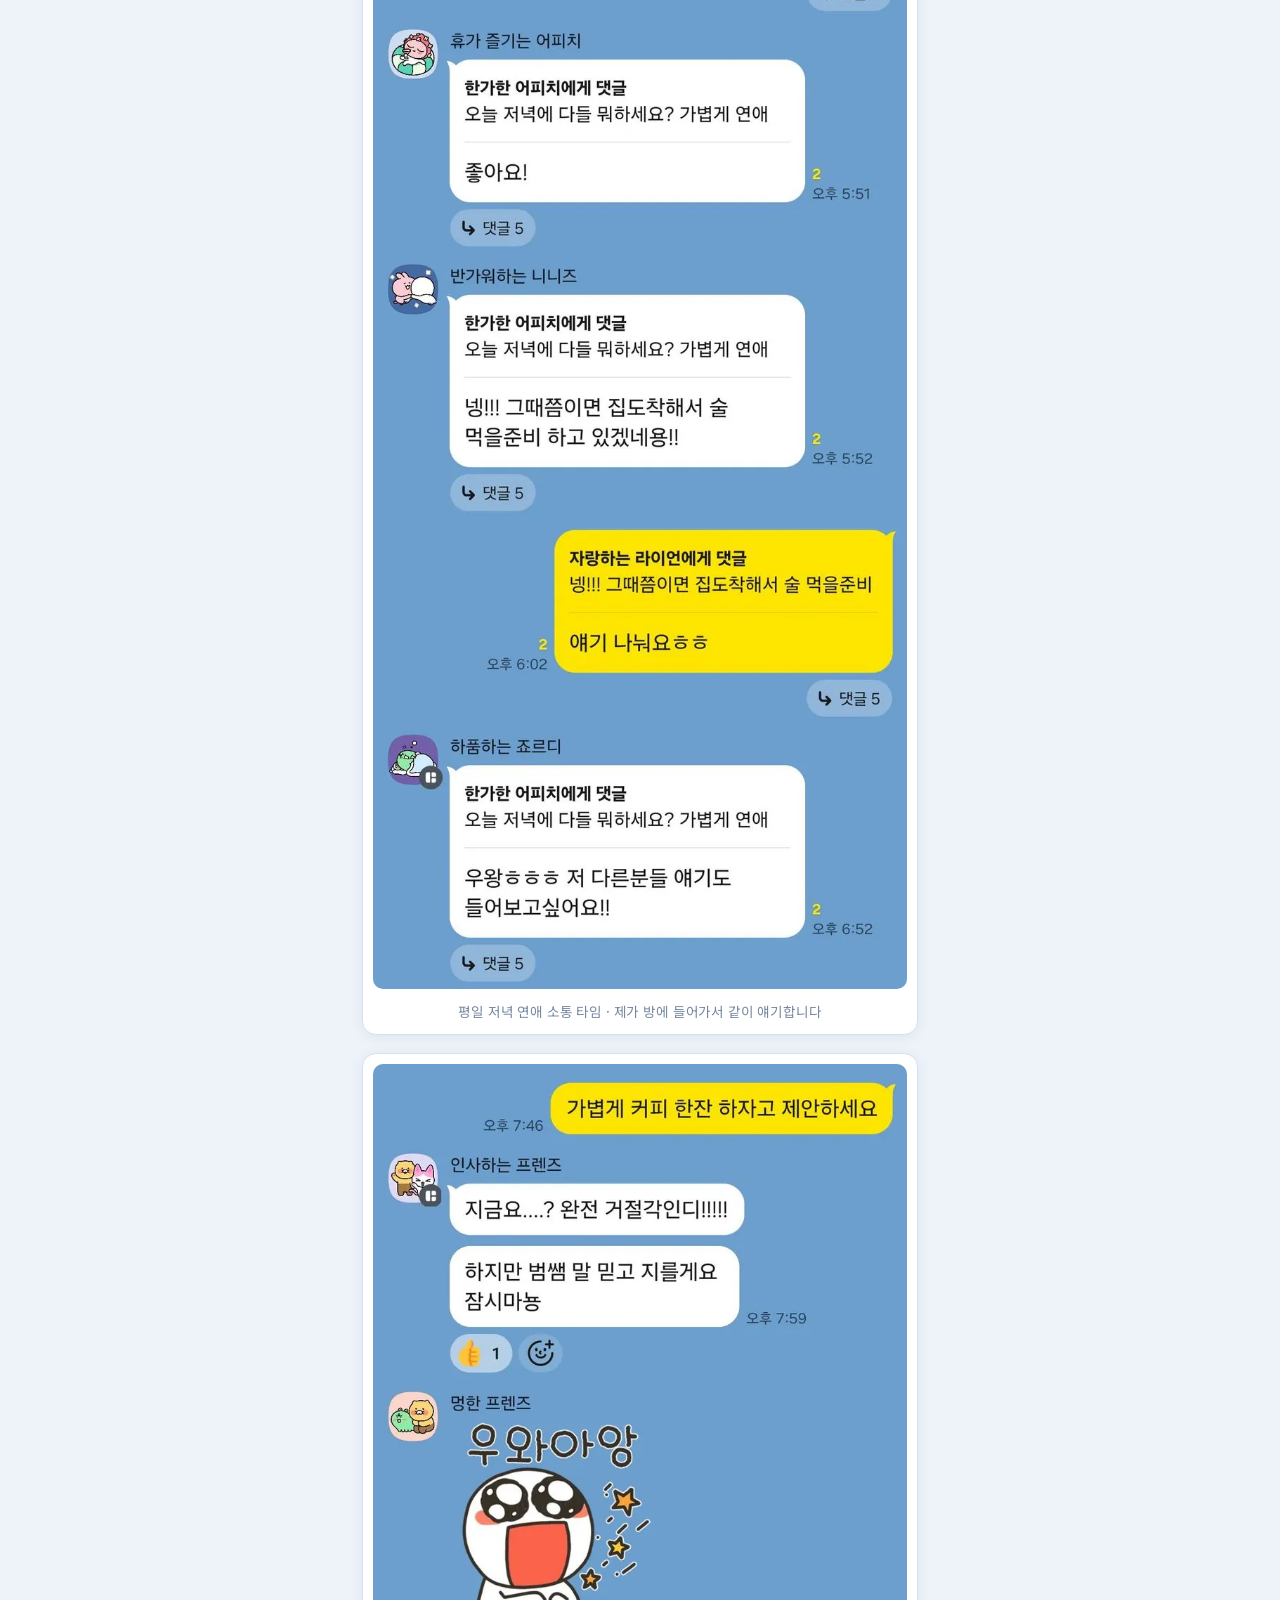
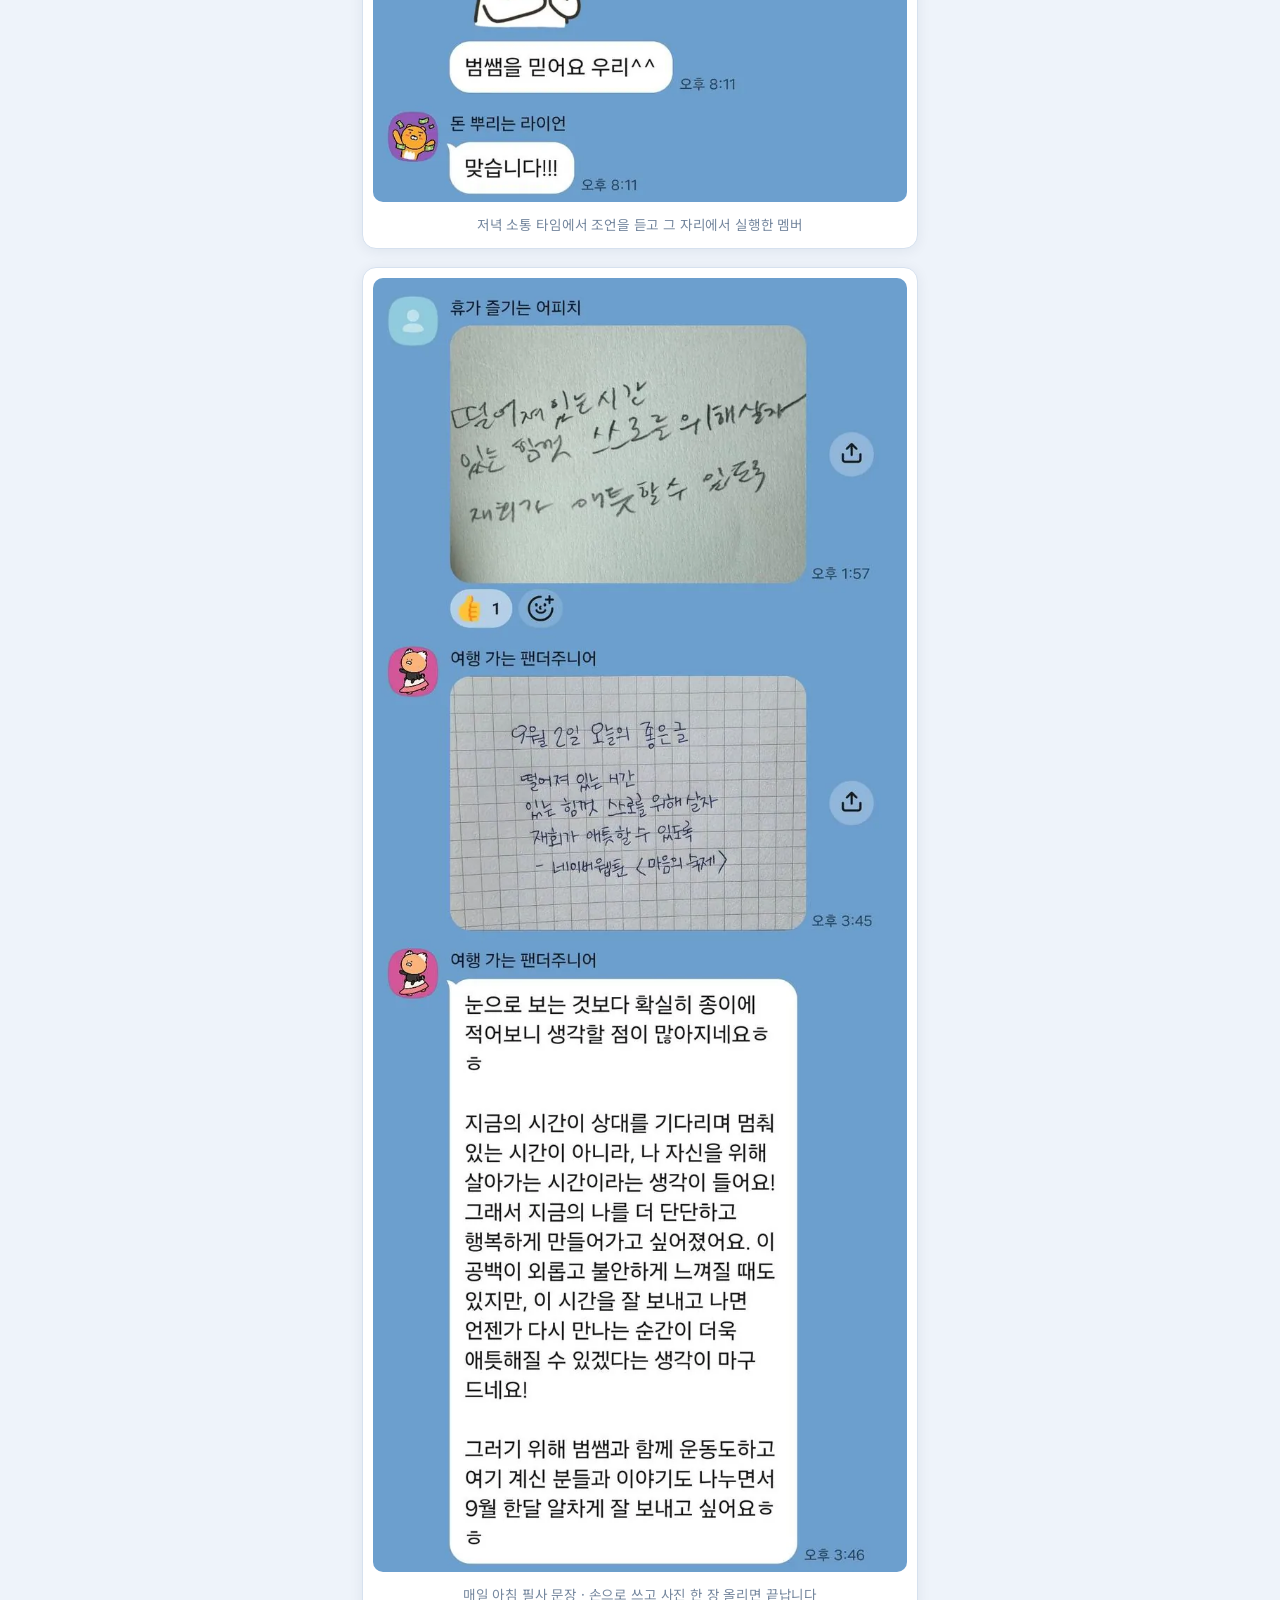
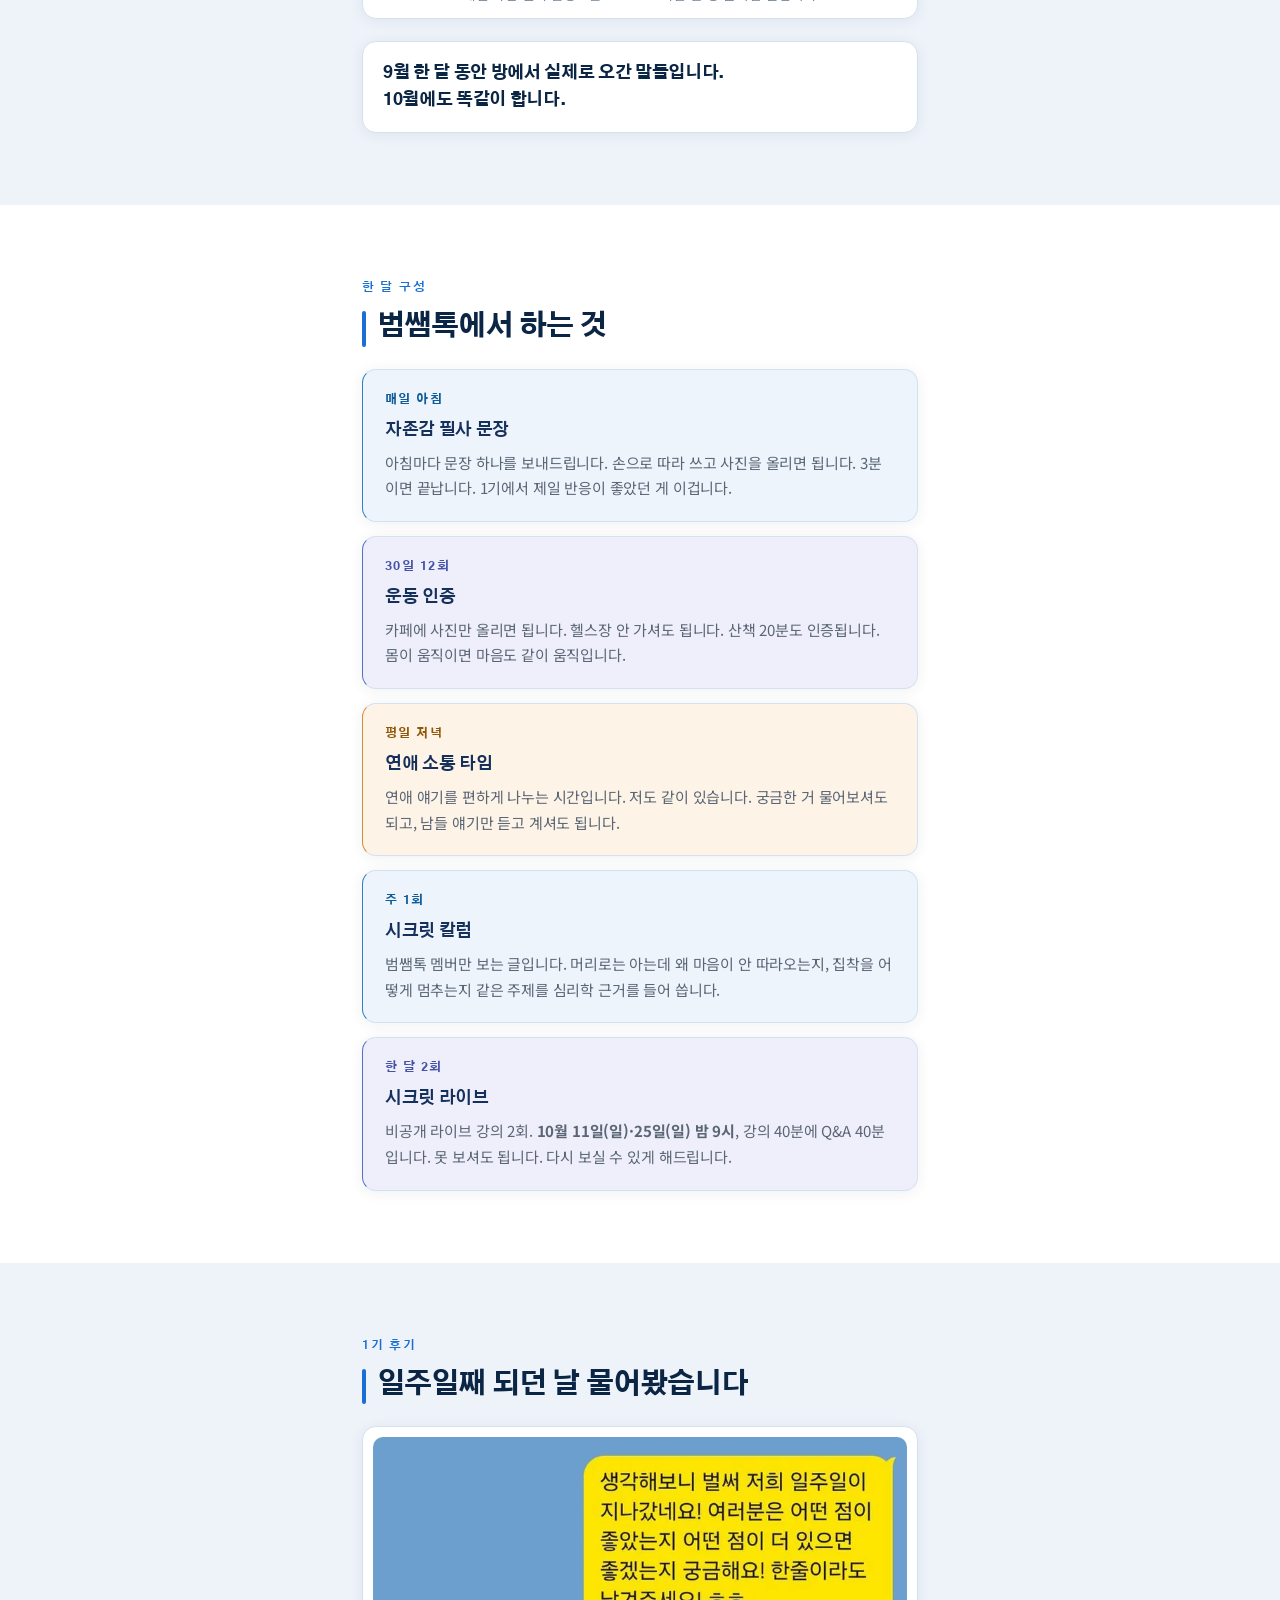
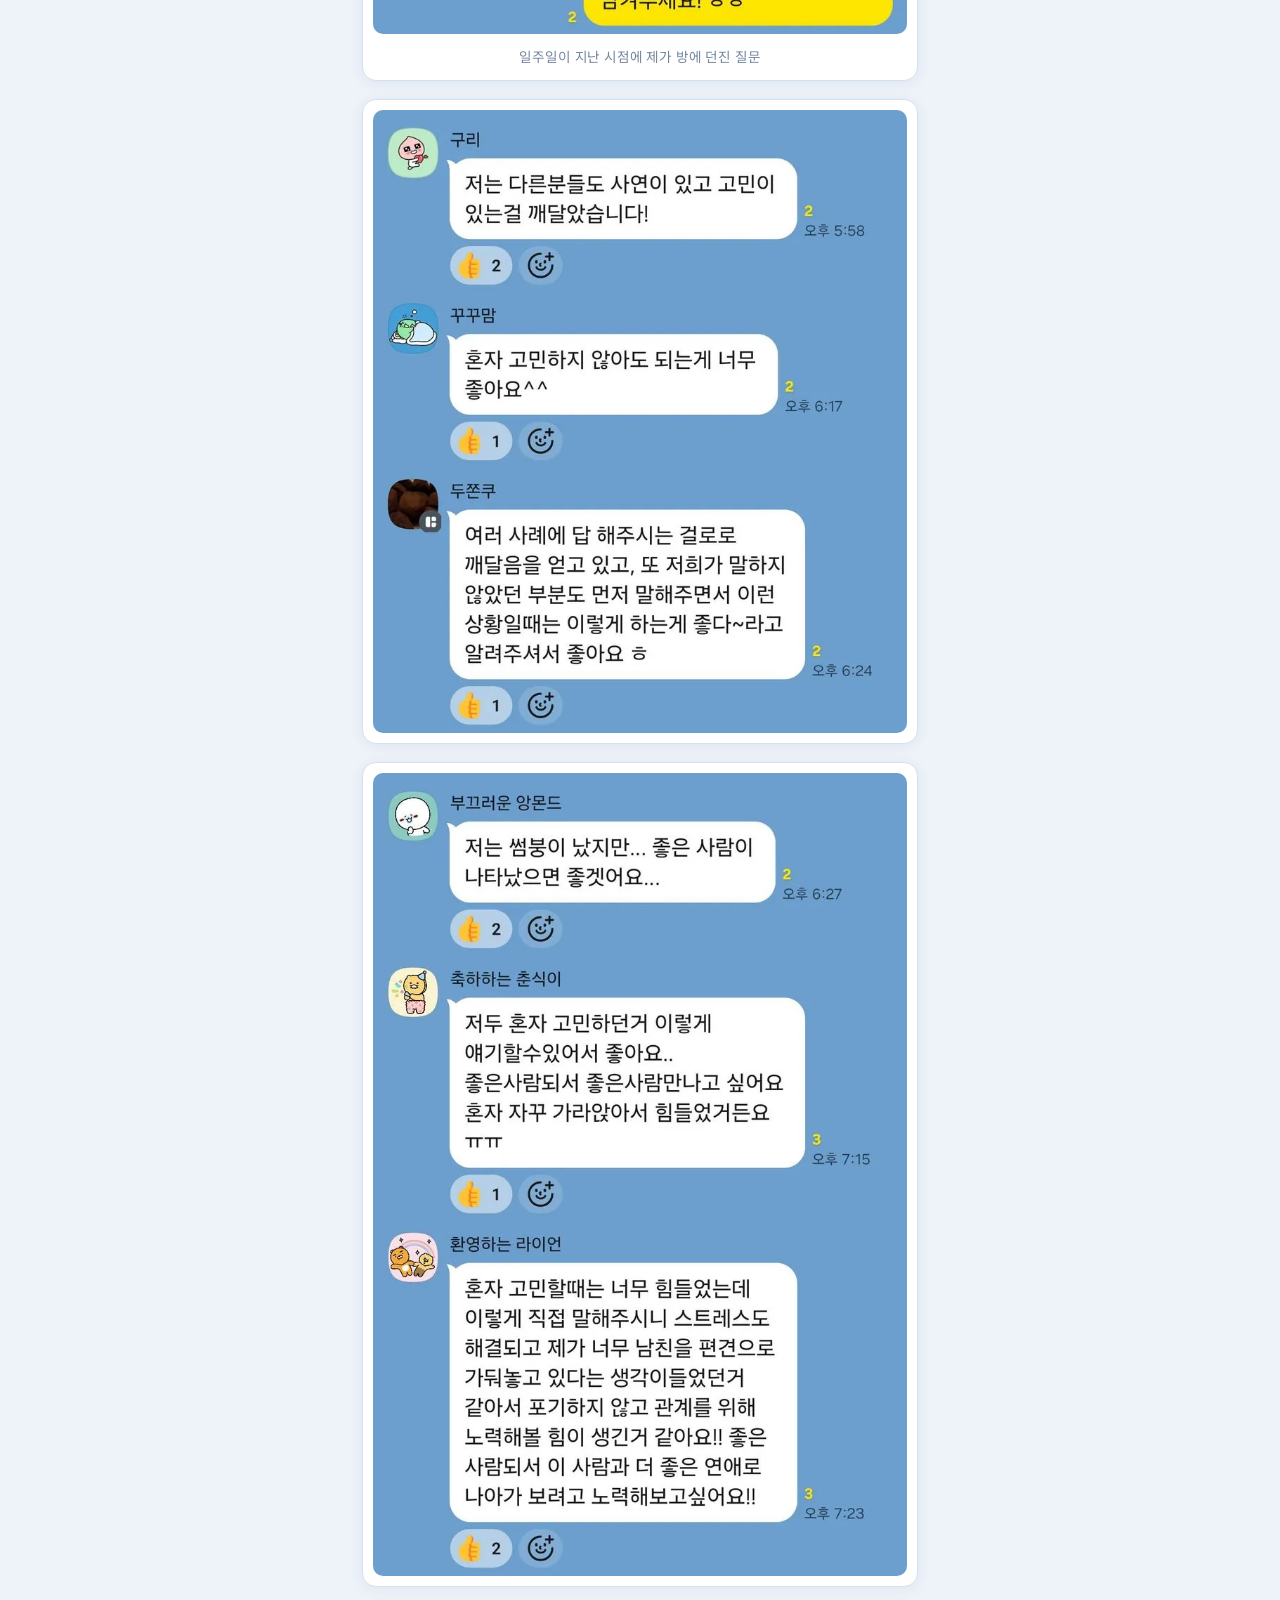
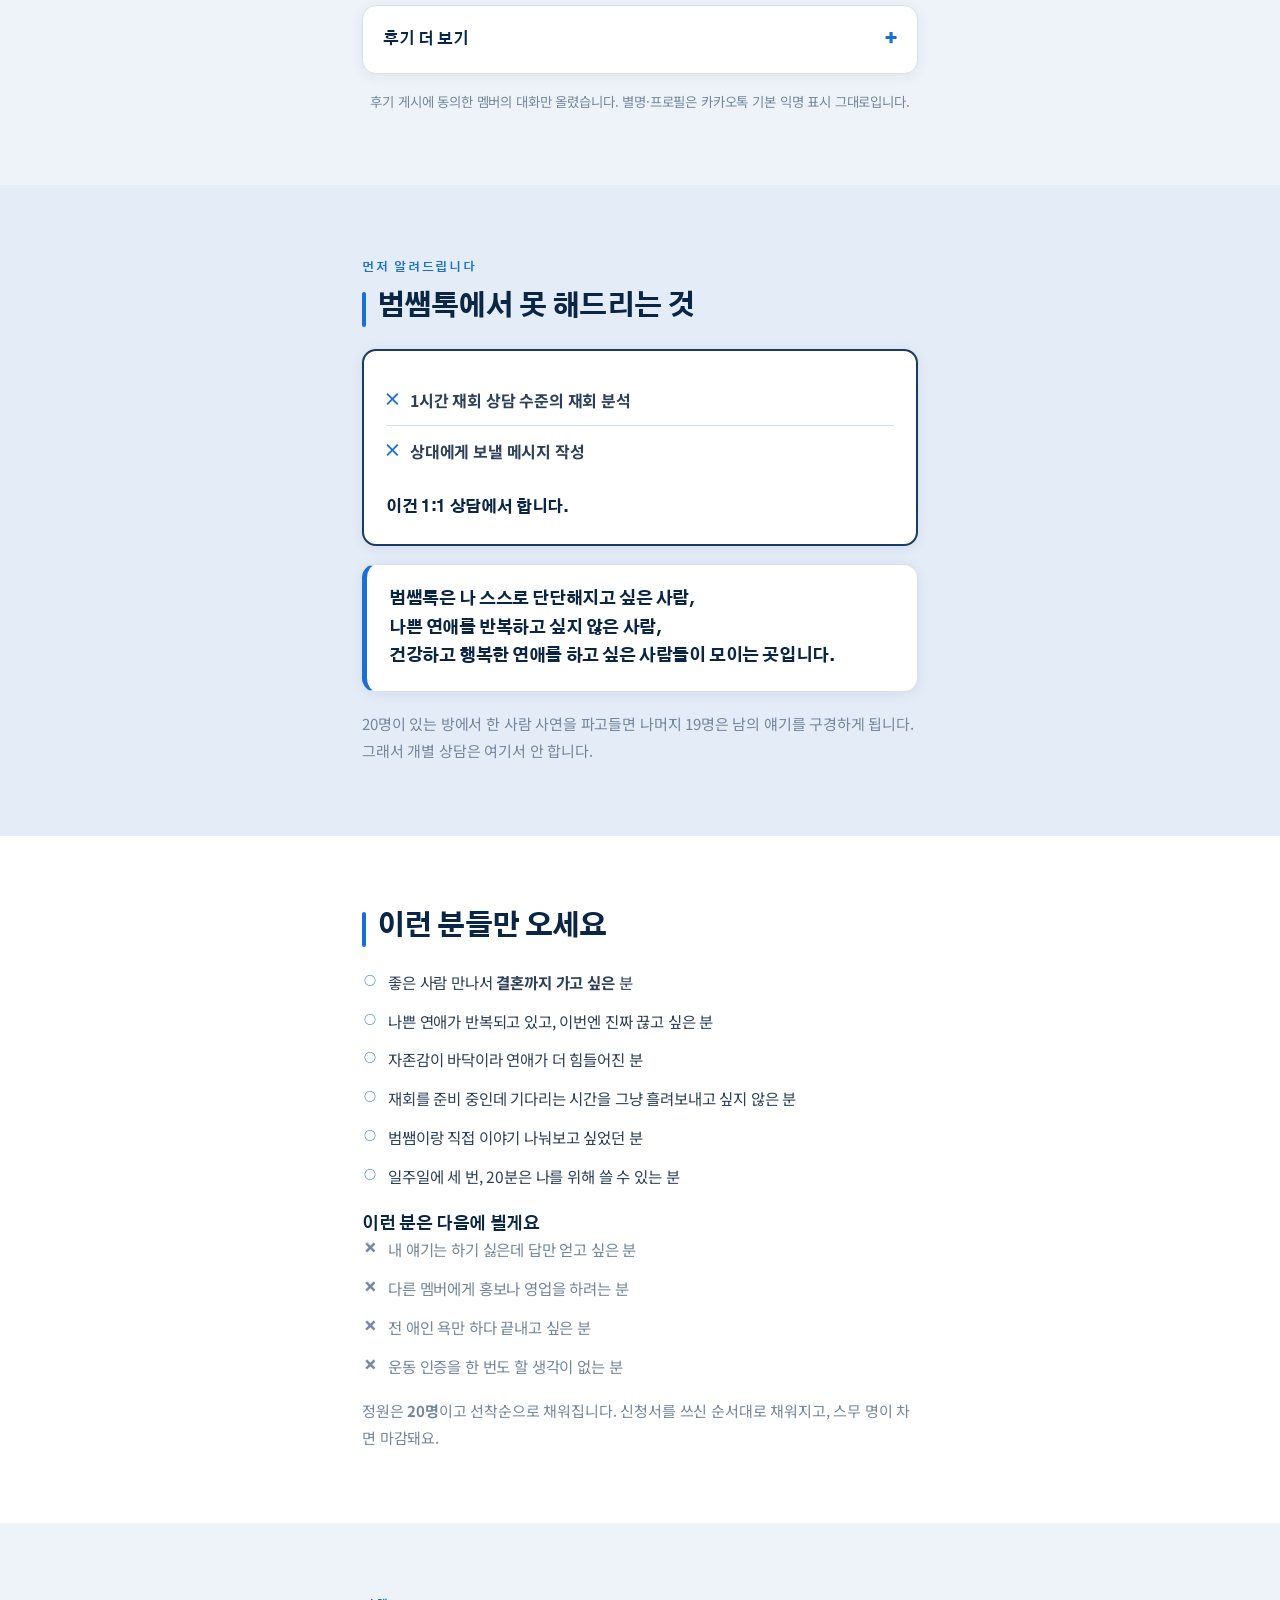
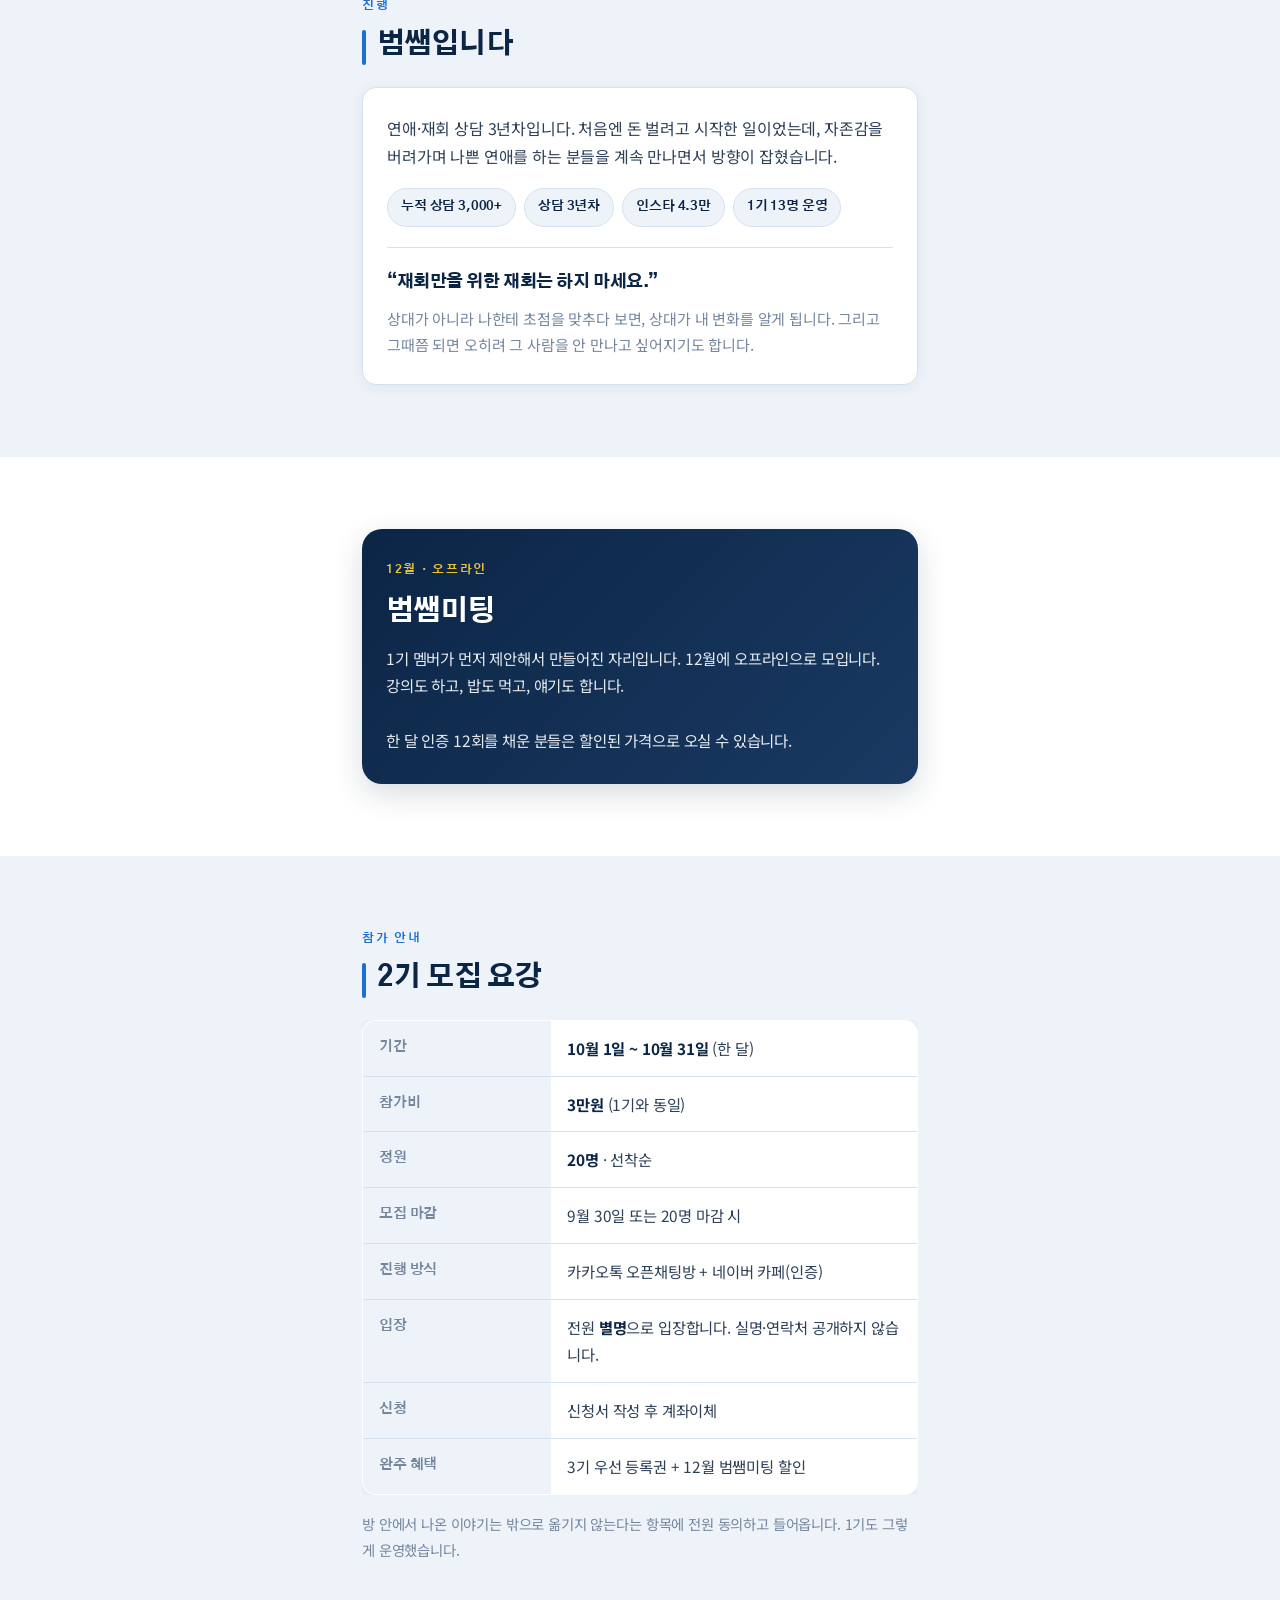
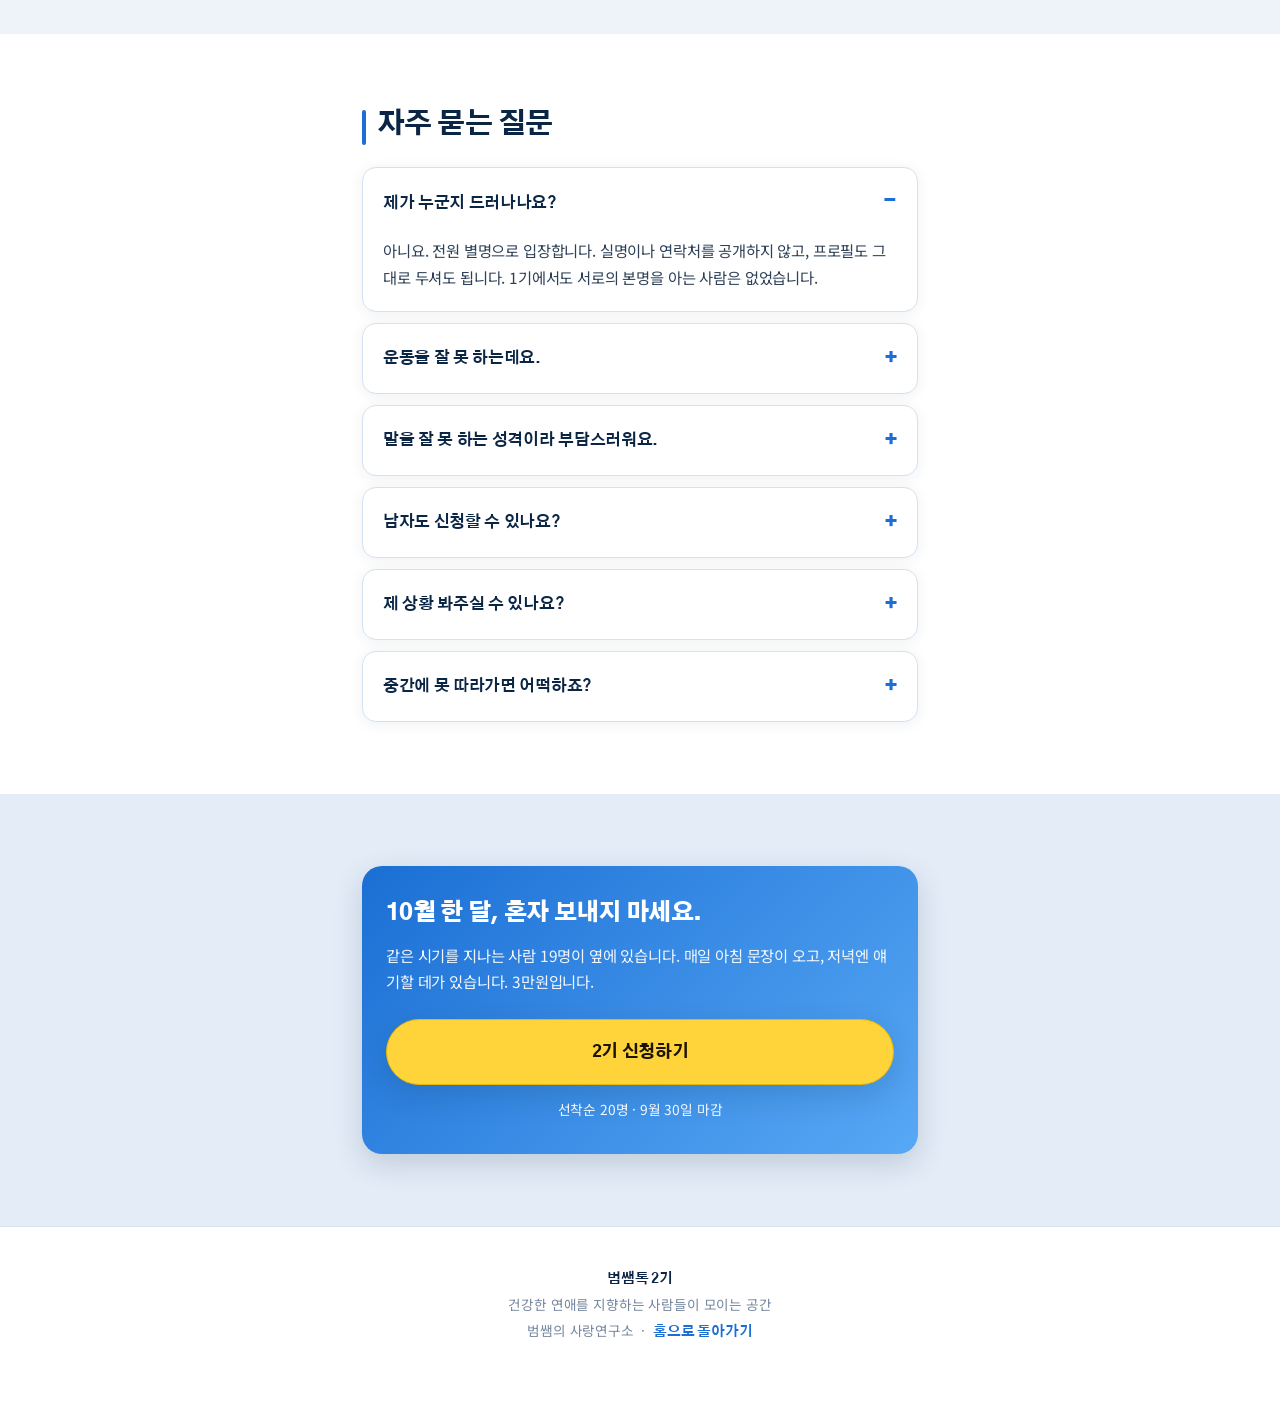
<file: beomssamtalk2.html>
<!doctype html>
<html lang="ko">
<head>
<meta charset="utf-8">
<meta name="viewport" content="width=device-width,initial-scale=1">
<title>범쌤톡 2기 · 건강한 연애를 지향하는 사람들이 모이는 공간</title>
<meta name="description" content="10월 한 달, 20명이 함께합니다. 매일 아침 필사 문장, 운동 인증, 평일 저녁 연애 소통 타임, 시크릿 라이브 2회. 참가비 3만원. 9월 30일 마감.">
<link rel="canonical" href="https://beomssaemlovelab.netlify.app/beomssamtalk2.html">
<meta property="og:type" content="website">
<meta property="og:site_name" content="범쌤의 사랑연구소">
<meta property="og:title" content="범쌤톡 2기 · 10월 1일 시작 · 20명">
<meta property="og:description" content="9월에 13명이 한 달을 같이 넘겼습니다. 혼자 버티지 마세요. 참가비 3만원, 9월 30일 마감.">
<meta property="og:image" content="https://beomssaemlovelab.netlify.app/images/beomssamtalk2/og.jpg">
<meta property="og:image:width" content="1200">
<meta property="og:image:height" content="630">
<meta property="og:url" content="https://beomssaemlovelab.netlify.app/beomssamtalk2.html">
<meta name="twitter:card" content="summary_large_image">
<style>*{box-sizing:border-box}html{-webkit-text-size-adjust:100%}body{margin:0}img{max-width:100%}</style>
<link rel="preconnect" href="https://fonts.googleapis.com">
<link rel="preconnect" href="https://fonts.gstatic.com" crossorigin>
<link rel="stylesheet" href="https://fonts.googleapis.com/css2?family=Gothic+A1:wght@500;700;800;900&family=Noto+Sans+KR:wght@400;500;700&display=swap">

<style>
:root{
  --navy:#0B2545;
  --navy-soft:#1A3A63;
  --blue:#1B6FD4;
  --blue-lite:#57A8F5;
  --yellow:#FFD43B;
  --yellow-deep:#E8B800;
  --ink:#2E4058;
  --muted:#75879E;
  --bg:#FFFFFF;
  --bg-alt:#EEF3FA;
  --bg-deep:#E3ECF7;
  --line:#D6E1EF;
  --card:#FFFFFF;
  --on-blue:#FFFFFF;
  --shadow:0 2px 14px rgba(11,37,69,.07);
  --shadow-lift:0 10px 30px rgba(11,37,69,.16);
  --radius:14px;
  --maxw:600px;
}
@media (prefers-color-scheme: dark){
  :root:not([data-theme="light"]){
    --navy:#E8F0FB;
    --navy-soft:#B9CCE4;
    --blue:#5AA0EE;
    --blue-lite:#8CC2F8;
    --yellow:#FFD43B;
    --yellow-deep:#FFE477;
    --ink:#C6D4E6;
    --muted:#8598B0;
    --bg:#0C1622;
    --bg-alt:#121F30;
    --bg-deep:#16283C;
    --line:#25384F;
    --card:#152337;
    --on-blue:#08131F;
    --shadow:0 2px 14px rgba(0,0,0,.4);
    --shadow-lift:0 10px 30px rgba(0,0,0,.55);
  }
}
:root[data-theme="dark"]{
  --navy:#E8F0FB;
  --navy-soft:#B9CCE4;
  --blue:#5AA0EE;
  --blue-lite:#8CC2F8;
  --yellow:#FFD43B;
  --yellow-deep:#FFE477;
  --ink:#C6D4E6;
  --muted:#8598B0;
  --bg:#0C1622;
  --bg-alt:#121F30;
  --bg-deep:#16283C;
  --line:#25384F;
  --card:#152337;
  --on-blue:#08131F;
  --shadow:0 2px 14px rgba(0,0,0,.4);
  --shadow-lift:0 10px 30px rgba(0,0,0,.55);
}

*{box-sizing:border-box}
body{
  background:var(--bg);
  color:var(--ink);
  font-family:"Noto Sans KR",-apple-system,BlinkMacSystemFont,"Apple SD Gothic Neo","Malgun Gothic",sans-serif;
  font-size:16px;
  line-height:1.75;
  letter-spacing:-.01em;
  -webkit-font-smoothing:antialiased;
}
.wrap{max-width:var(--maxw);margin:0 auto;padding:0 22px}
section{padding:56px 0}
.band{background:var(--bg-alt)}
.band-deep{background:var(--bg-deep)}

h1,h2,h3,.disp{font-family:"Gothic A1","Noto Sans KR",sans-serif;color:var(--navy);text-wrap:balance;margin:0}
h1{font-weight:900;font-size:2.2rem;line-height:1.28;letter-spacing:-.035em}
h2{font-weight:800;font-size:1.5rem;line-height:1.38;letter-spacing:-.03em}
h3{font-weight:700;font-size:1.08rem;line-height:1.5;letter-spacing:-.02em}
p{margin:0}

/* 페이지 상단바 (사이트 복귀용) */
.pagebar{
  position:sticky;top:0;z-index:30;background:var(--card);backdrop-filter:blur(8px);
  border-bottom:1px solid var(--line);
}
.pagebar__inner{
  max-width:var(--maxw);margin:0 auto;padding:14px 22px;
  display:flex;align-items:center;justify-content:space-between;gap:12px;
}
.pagebar__brand{display:flex;align-items:center;gap:8px;text-decoration:none;color:var(--navy);font-weight:800;font-size:15px;font-family:"Gothic A1",sans-serif;}
.pagebar__brand svg{width:22px;height:22px;flex:none;}
.pagebar__back{font-size:13px;font-weight:700;color:var(--blue);text-decoration:none;white-space:nowrap;font-family:"Gothic A1",sans-serif;}

/* 파란 세로바 소제목 */
.bar{
  display:flex;align-items:flex-start;gap:11px;
  margin-bottom:22px;
}
.bar::before{
  content:"";flex:0 0 4px;width:4px;align-self:stretch;min-height:1.5em;
  background:var(--blue);border-radius:2px;margin-top:.22em;
}
.eyebrow{
  font-family:"Gothic A1",sans-serif;font-weight:700;font-size:.76rem;
  letter-spacing:.14em;color:var(--blue);text-transform:uppercase;
  margin-bottom:10px;
}

/* HERO */
.hero{
  background:linear-gradient(115deg,#123B6D 0%,#3286C9 100%);
  padding:44px 0 52px;
  border-bottom:1px solid rgba(255,255,255,.12);
}
.badge{
  display:inline-block;
  font-family:"Gothic A1",sans-serif;font-weight:700;font-size:.8rem;
  color:#1B6FD4;background:#FFFFFF;
  border:1px solid rgba(255,255,255,.5);
  padding:7px 15px;border-radius:999px;letter-spacing:-.01em;
  box-shadow:var(--shadow);
}
.hero h1{margin:20px 0 0;color:#FFFFFF}
.hero-sub{
  margin-top:18px;font-size:1.02rem;color:rgba(255,255,255,.88);
}
.hero-sub b{color:#FFFFFF;font-weight:700}

/* 노란 알약 버튼 */
.pill{
  display:block;text-align:center;text-decoration:none;
  font-family:"Gothic A1",sans-serif;font-weight:800;font-size:1.08rem;
  color:#1A1400;background:var(--yellow);
  padding:17px 24px;border-radius:999px;
  box-shadow:var(--shadow-lift);
  border:1px solid var(--yellow-deep);
  letter-spacing:-.02em;
  transition:transform .16s ease, filter .16s ease;
}
.pill:hover{transform:translateY(-2px);filter:brightness(1.04)}
.pill:focus-visible{outline:3px solid var(--blue);outline-offset:3px}
.pill-note{
  text-align:center;font-size:.85rem;color:rgba(255,255,255,.78);margin-top:11px;
}

/* 파랑 그라데이션 CTA 박스 */
.cta-box{
  background:linear-gradient(135deg,var(--blue) 0%,var(--blue-lite) 100%);
  border-radius:20px;padding:32px 24px;
  box-shadow:var(--shadow-lift);
}
.cta-box .cta-head{
  font-family:"Gothic A1",sans-serif;font-weight:900;font-size:1.42rem;
  color:var(--on-blue);line-height:1.4;letter-spacing:-.03em;text-wrap:balance;
}
.cta-box .cta-body{color:var(--on-blue);opacity:.94;margin-top:12px;font-size:.96rem}
.cta-box .pill{margin-top:24px}

/* 문제 리스트 */
.probe{display:flex;flex-direction:column;gap:0;margin-top:4px}
.probe li{
  list-style:none;padding:15px 0;border-bottom:1px dashed var(--line);
  font-size:1rem;color:var(--ink);display:flex;gap:12px;align-items:flex-start;
}
.probe li:last-child{border-bottom:0}
.probe li::before{
  content:"";flex:0 0 7px;width:7px;height:7px;border-radius:50%;
  background:var(--blue-lite);margin-top:.65em;
}
.punch{
  margin-top:22px;padding:18px 20px;border-radius:var(--radius);
  background:var(--card);border:1px solid var(--line);
  font-family:"Gothic A1",sans-serif;font-weight:800;font-size:1.05rem;
  color:var(--navy);line-height:1.6;letter-spacing:-.02em;
  box-shadow:var(--shadow);
}

/* 실적 배지 — 히어로와 같은 고정 그라데이션(다크모드에서도 항상 안전) */
.hstat{
  display:grid;grid-template-columns:repeat(3,1fr);
  background:linear-gradient(115deg,#123B6D 0%,#3286C9 100%);
  border-radius:var(--radius);overflow:hidden;margin-top:22px;
}
.hstat div{padding:20px 6px;text-align:center;}
.hstat div + div{border-left:1px solid rgba(255,255,255,.2);}
.hstat b{display:block;font-size:21px;font-weight:900;color:#fff;}
.hstat span{display:block;font-size:12px;color:rgba(255,255,255,.75);margin-top:3px;}

/* 모집 정보 요약 표 */
.strip{
  display:grid;grid-template-columns:repeat(4,1fr);
  background:var(--card);border:1px solid var(--line);border-radius:var(--radius);
  overflow:hidden;margin-top:18px;
}
.strip div{padding:16px 8px;text-align:center;}
.strip div + div{border-left:1px solid var(--line);}
.strip dt{font-size:11.5px;color:var(--muted);font-weight:500;margin:0;}
.strip dd{margin:4px 0 0;font-size:17px;font-weight:900;color:var(--navy);}
@media (max-width:560px){
  .strip{grid-template-columns:repeat(2,1fr);}
  .strip div:nth-child(3){border-left:none;}
  .strip div:nth-child(n+3){border-top:1px solid var(--line);}
}

/* 마감 임박 안내 배지 */
.seats{
  display:flex;align-items:center;justify-content:center;gap:9px;
  background:var(--yellow);color:#1A1400;margin-top:18px;
  border-radius:100px;padding:11px 20px;font-size:15px;font-weight:900;
  letter-spacing:-.01em;
}
.seats .dot{
  width:8px;height:8px;border-radius:50%;background:#E5484D;flex:none;
  animation:blip 1.6s ease-in-out infinite;
}
@keyframes blip{0%,100%{opacity:1}50%{opacity:.35}}
@media (prefers-reduced-motion:reduce){ .seats .dot{animation:none;} }

/* Q&A 박스 */
.worry{display:flex;flex-direction:column;gap:12px;margin-top:18px;}
.worry-i{border:1px solid var(--line);border-radius:var(--radius);padding:20px 20px;}
.worry-i .q{font-size:15.5px;font-weight:700;color:var(--navy);margin:0;}
.worry-i .q::before{content:"Q. ";color:var(--blue);}
.worry-i .a{margin-top:10px;font-size:14.5px;color:var(--muted);line-height:1.85;}
.worry-i .a::before{content:"A. ";color:var(--blue);font-weight:700;}

/* 한 줄 카드형 공감 문구 */
.qline{
  background:var(--bg-alt);border-radius:12px;padding:15px 18px;
  font-size:15.5px;font-weight:500;color:var(--navy);line-height:1.7;
}
.qline + .qline{margin-top:10px;}

/* 범쌤톡에서 하는 것 — 색상 강조 (고정 라이트 팔레트, 다크모드에서도 항상 동일하게 보이도록 텍스트색 고정) */
.prog-item{border-left:4px solid transparent;}
.prog-item.c1{background:#EDF4FC;border-left-color:#2E7FC4;}
.prog-item.c1 .k{color:#0F5C99;}
.prog-item.c2{background:#EFEFFB;border-left-color:#5B6EC7;}
.prog-item.c2 .k{color:#4453A8;}
.prog-item.c3{background:#FDF3E7;border-left-color:#D98B2B;}
.prog-item.c3 .k{color:#8F5709;}
.prog-item.c1 h3,.prog-item.c2 h3,.prog-item.c3 h3{color:#16305C;}
.prog-item.c1 p,.prog-item.c2 p,.prog-item.c3 p{color:#5B6675;}

/* 단순 리스트 (오세요 / 다음에 뵐게요) */
.plist{list-style:none;padding:0;margin:0;display:flex;flex-direction:column;gap:11px;}
.plist li{display:flex;align-items:flex-start;gap:10px;font-size:15.5px;line-height:1.8;}
.plist .bl{flex:none;width:16px;text-align:center;color:var(--blue);font-weight:700;font-size:12px;line-height:1.9;}
.plist.no .bl{color:var(--muted);font-size:13px;}
.plist.no li{color:var(--muted);}

/* 카톡 캡처 */
.shots{display:flex;flex-direction:column;gap:18px;margin-top:4px}
.shot{
  margin:0;background:var(--card);border:1px solid var(--line);
  border-radius:var(--radius);padding:10px;box-shadow:var(--shadow);
}
.shot img{display:block;width:100%;height:auto;border-radius:10px}
.shot figcaption{
  margin-top:11px;padding:0 4px 2px;font-size:.85rem;color:var(--muted);
  text-align:center;line-height:1.65;
}
.more{
  margin-top:18px;background:var(--card);border:1px solid var(--line);
  border-radius:var(--radius);box-shadow:var(--shadow);
}
.more summary{
  cursor:pointer;list-style:none;padding:16px 20px;
  font-family:"Gothic A1",sans-serif;font-weight:700;font-size:.98rem;
  color:var(--navy);letter-spacing:-.02em;
  display:flex;justify-content:space-between;gap:12px;align-items:center;
}
.more summary::-webkit-details-marker{display:none}
.more summary::after{content:"+";color:var(--blue);font-weight:900;font-size:1.25rem;flex:0 0 auto}
.more[open] summary::after{content:"−"}
.more summary:focus-visible{outline:3px solid var(--blue);outline-offset:-3px;border-radius:var(--radius)}
.more .more-in{padding:2px 11px 14px}
.more .more-in .shots{margin-top:0}
.privacy-note{
  margin-top:16px;font-size:.84rem;color:var(--muted);line-height:1.7;text-align:center;
}
.nope-yes{
  margin-top:18px;background:var(--card);border:1px solid var(--line);
  border-left:5px solid var(--blue);border-radius:var(--radius);
  padding:20px 22px;box-shadow:var(--shadow);
  font-family:"Gothic A1",sans-serif;font-weight:800;font-size:1.04rem;
  color:var(--navy);line-height:1.72;letter-spacing:-.025em;
}

/* 인용 */
.quotes{display:flex;flex-direction:column;gap:16px;margin-top:4px}
.quote{
  background:var(--card);border:1px solid var(--line);
  border-left:4px solid var(--blue);
  border-radius:var(--radius);padding:20px 22px;box-shadow:var(--shadow);
}
.quote p{font-size:1rem;color:var(--ink);line-height:1.78}
.quote .who{
  margin-top:12px;font-family:"Gothic A1",sans-serif;font-weight:700;
  font-size:.8rem;color:var(--muted);letter-spacing:.02em;
}

/* 구성 */
.prog{display:flex;flex-direction:column;gap:14px;margin-top:4px}
.prog-item{
  background:var(--card);border:1px solid var(--line);border-radius:var(--radius);
  padding:20px 22px;box-shadow:var(--shadow);
}
.prog-item .k{
  font-family:"Gothic A1",sans-serif;font-weight:800;font-size:.74rem;
  letter-spacing:.12em;color:var(--blue);margin-bottom:7px;
}
.prog-item h3{margin-bottom:7px}
.prog-item p{font-size:.94rem;color:var(--muted);line-height:1.7}

/* 못 하는 것 */
.nope{
  background:var(--card);border:2px solid var(--navy-soft);
  border-radius:var(--radius);padding:24px 22px;box-shadow:var(--shadow);
}
.nope ul{margin:0;padding:0}
.nope li{
  list-style:none;padding:11px 0;border-bottom:1px solid var(--line);
  display:flex;gap:11px;align-items:flex-start;font-size:1rem;
}
.nope li:last-child{border-bottom:0}
.nope li .x{
  flex:0 0 auto;font-family:"Gothic A1",sans-serif;font-weight:900;
  color:var(--blue);font-size:1rem;line-height:1.75;
}
.nope-after{
  margin-top:18px;font-family:"Gothic A1",sans-serif;font-weight:800;
  font-size:1.02rem;color:var(--navy);line-height:1.62;letter-spacing:-.02em;
}

/* 두 칸 대비 */
.fit{display:flex;flex-direction:column;gap:16px;margin-top:4px}
.fit-col{
  background:var(--card);border:1px solid var(--line);
  border-radius:var(--radius);padding:22px;box-shadow:var(--shadow);
}
.fit-col.yes{border-top:5px solid var(--blue)}
.fit-col.no{border-top:5px solid var(--muted)}
.fit-col h3{margin-bottom:14px}
.fit-col ul{margin:0;padding:0}
.fit-col li{
  list-style:none;padding:9px 0;font-size:.97rem;
  border-bottom:1px dashed var(--line);
}
.fit-col li:last-child{border-bottom:0}

/* 범쌤 소개 */
.me{
  background:var(--card);border:1px solid var(--line);
  border-radius:var(--radius);padding:26px 24px;box-shadow:var(--shadow);
}
.me .creds{
  display:flex;flex-wrap:wrap;gap:8px;margin:18px 0 0;padding:0;
}
.me .creds li{
  list-style:none;font-family:"Gothic A1",sans-serif;font-weight:700;
  font-size:.82rem;color:var(--navy);background:var(--bg-alt);
  border:1px solid var(--line);padding:7px 13px;border-radius:999px;
}
.saying{
  margin-top:20px;padding-top:20px;border-top:1px solid var(--line);
  font-family:"Gothic A1",sans-serif;font-weight:800;font-size:1.08rem;
  color:var(--navy);line-height:1.6;letter-spacing:-.025em;
}
.saying + p{margin-top:10px;font-size:.94rem;color:var(--muted)}

/* 정보 테이블 */
.spec{
  width:100%;border-collapse:collapse;
  background:var(--card);border:1px solid var(--line);
  border-radius:var(--radius);overflow:hidden;box-shadow:var(--shadow);
}
.spec th,.spec td{
  text-align:left;padding:14px 16px;border-bottom:1px solid var(--line);
  font-size:.96rem;vertical-align:top;
}
.spec tr:last-child th,.spec tr:last-child td{border-bottom:0}
.spec th{
  font-family:"Gothic A1",sans-serif;font-weight:700;color:var(--muted);
  width:34%;background:var(--bg-alt);font-size:.9rem;white-space:nowrap;
}
.spec td{color:var(--ink);font-variant-numeric:tabular-nums}
.spec td b{color:var(--navy);font-weight:700}
.spec-wrap{overflow-x:auto}

/* FAQ */
.faq{display:flex;flex-direction:column;gap:11px;margin-top:4px}
.faq details{
  background:var(--card);border:1px solid var(--line);
  border-radius:var(--radius);box-shadow:var(--shadow);
}
.faq summary{
  cursor:pointer;list-style:none;padding:17px 20px;
  font-family:"Gothic A1",sans-serif;font-weight:700;font-size:1rem;
  color:var(--navy);letter-spacing:-.02em;
  display:flex;justify-content:space-between;gap:12px;align-items:center;
}
.faq summary::-webkit-details-marker{display:none}
.faq summary::after{
  content:"+";color:var(--blue);font-weight:900;font-size:1.25rem;flex:0 0 auto;
}
.faq details[open] summary::after{content:"−"}
.faq summary:focus-visible{outline:3px solid var(--blue);outline-offset:-3px;border-radius:var(--radius)}
.faq .ans{padding:0 20px 19px;font-size:.96rem;color:var(--ink);line-height:1.78}

/* 12월 */
.dec{
  background:linear-gradient(135deg,var(--navy) 0%,var(--navy-soft) 100%);
  border-radius:20px;padding:30px 24px;box-shadow:var(--shadow-lift);
}
.dec .dec-eye{
  font-family:"Gothic A1",sans-serif;font-weight:700;font-size:.76rem;
  letter-spacing:.14em;color:var(--yellow);margin-bottom:12px;
}
.dec h2{color:var(--bg);margin-bottom:14px}
.dec p{color:var(--bg);opacity:.9;font-size:.97rem}
/* 다크모드 보정: .dec는 --navy가 밝은 색으로 반전되는데 --yellow는 고정값이라
   글자가 안 보이게 되는 문제 수정 (대비 1.24:1 -> 5.5:1 이상) */
@media (prefers-color-scheme: dark){
  :root:not([data-theme="light"]) .dec .dec-eye{ color:#5C4500; }
}
:root[data-theme="dark"] .dec .dec-eye{ color:#5C4500; }

footer{
  padding:38px 0 56px;border-top:1px solid var(--line);
  text-align:center;color:var(--muted);font-size:.85rem;line-height:1.9;
}
footer b{color:var(--navy);font-weight:700;font-family:"Gothic A1",sans-serif}
footer a{color:var(--blue);font-weight:700;text-decoration:none;font-family:"Gothic A1",sans-serif;}

@media (min-width:680px){
  h1{font-size:2.75rem}
  h2{font-size:1.75rem}
  section{padding:72px 0}
  .fit{flex-direction:row}
  .fit-col{flex:1}
  .hero{padding:60px 0 68px}
}
@media (prefers-reduced-motion:reduce){
  *{transition:none!important;animation:none!important}
}
</style>
</head>
<body>

<div class="pagebar">
  <div class="pagebar__inner">
    <a class="pagebar__brand" href="index.html">
      <svg viewBox="0 0 104 104"><defs><linearGradient id="bt2Logo" x1="0" y1="0" x2="1" y2="1"><stop offset="0" stop-color="#57A8F5"/><stop offset="1" stop-color="#1B6FD4"/></linearGradient></defs>
      <path d="M52 92 C24 70 13 54 13 37 C13 24 22 15 34 15 C43 15 49 21 52 28 C55 21 61 15 70 15 C82 15 91 24 91 37 C91 54 80 70 52 92 Z" fill="none" stroke="url(#bt2Logo)" stroke-width="6.5" stroke-linejoin="round" stroke-linecap="round"/></svg>
      범쌤 사랑연구소
    </a>
    <a class="pagebar__back" href="index.html">← 홈으로</a>
  </div>
</div>

<div class="hero">
  <div class="wrap">
    <span class="badge">범쌤톡 2기 · 10월 1일 시작 · 20명</span>
    <h1>나쁜 연애 그만.<br>행복한 연애합시다.</h1>
    <p class="hero-sub">9월에 <b>13명</b>이 한 달을 같이 넘겼습니다.<br>10월 1일, 2기 시작합니다.</p>
    <div style="margin-top:30px">
      <a class="pill" href="https://docs.google.com/forms/d/e/1FAIpQLSeK7foMoZMhSoFLL1FVVe6qBJKkerx4dcCCd20K2GkVP33Kog/viewform" target="_blank" rel="noopener">2기 신청하기</a>
      <p class="pill-note">참가비 3만원 · 선착순 20명 · 9월 30일 마감</p>
    </div>
  </div>
</div>

<section>
  <div class="wrap blk">
    <h2 class="stitle">나쁜 연애는 '운'이 아닙니다</h2>
    <p>또 비슷한 사람을 만나고, 또 비슷하게 끝나셨나요? 헤어지고 나면 내가 뭘 잘못했는지만 며칠씩 곱씹고, 그러다 상대 인스타를 하루에 몇 번씩 들어가고 계실지도 모르겠습니다.</p>
    <p>보통 이럴 때 우리는 <strong>더 잘하려고</strong> 합니다. 다음엔 더 참고, 더 맞춰주고, 더 좋은 사람이 되겠다고 다짐하죠. 그런데 그 다짐이 오히려 같은 결과를 만든다는 거, 알고 계셨나요?</p>
    <p>문제는 상대가 아니라 <strong>내가 어떤 상태에서 연애를 시작하느냐</strong>에 있습니다. 자존감이 바닥인 채로 시작한 연애는 상대가 누구든 비슷하게 흘러갑니다.</p>
    <h3 style="margin-top:14px;font-size:18px;">이 프로젝트를 만든 이유</h3>
    <p>상담을 하다 보면 나쁜 연애를 붙잡고 있는 분들을 자주 만납니다. 자존감을 다 버려가면서까지요. 그럴 때마다 너무 안타까웠어요.</p>
    <p>이 프로젝트를 만든 이유는 딱 하나입니다. <strong>행복한 연애를 하셨으면 하는 바람입니다.</strong> 10월에도 그 마음으로 함께합니다.</p>
    <div class="hstat">
      <div><b>4.3만</b><span>인스타그램 팔로워</span></div>
      <div><b>3,000+</b><span>누적 상담</span></div>
      <div><b>3년차</b><span>연애·재회 상담</span></div>
    </div>

    <dl class="strip">
      <div><dt>모집</dt><dd>20명</dd></div>
      <div><dt>기간</dt><dd>1개월</dd></div>
      <div><dt>참가비</dt><dd>3만원</dd></div>
      <div><dt>마감</dt><dd>9/30</dd></div>
    </dl>

    <p class="seats"><span class="dot"></span>2기 신청 접수 중</p>

    <div class="worry">
      <div class="worry-i">
        <p class="q">왜 스무 명만 받나요?</p>
        <p class="a">1기 때 인스타 스토리로 사전 수요조사를 했더니 <strong>100분 이상이 하고 싶다고 신청해주셨습니다.</strong> 인원을 늘리면 한 사람 한 사람을 제대로 못 챙깁니다. 그만큼 더 애정을 갖고 함께할 분들만 받으려고 2기도 스무 명으로 유지합니다.</p>
      </div>
    </div>
  </div>
</section>

<div class="sep"></div>

<section>
  <div class="wrap">
    <div class="bar"><h2>1. 혹시 내 얘기 같으신가요?</h2></div>
    <div>
      <p class="qline">이번엔 다를 줄 알았는데 또 똑같이 끝났어요.</p>
      <p class="qline">아닌 사람인 걸 알면서도 못 놓겠어요.</p>
      <p class="qline">연락이 조금만 늦어져도 하루 종일 불안해요.</p>
      <p class="qline">내가 뭘 잘못했나만 계속 생각해요.</p>
      <p class="qline">친구들은 다 결혼하는데 나만 제자리 같아요.</p>
    </div>
    <p style="margin-top:16px;font-size:.97rem;color:var(--ink)">3년간 상담하면서 실제로 들었던 말들입니다. 여기엔 공통점이 하나 있어요. 전부 <strong>상대가 기준이고 내가 뒷전일 때</strong> 나오는 말입니다.</p>
    <p style="margin-top:8px;font-size:.97rem;color:var(--ink)">기준을 나에게 되돌려놓지 않으면, 사람만 바뀌고 결과는 똑같습니다.</p>
  </div>
</section>

<section class="band">
  <div class="wrap">
    <p class="eyebrow">1기 기록</p>
    <div class="bar"><h2>9월에 13명이 이렇게 지냈습니다</h2></div>
    <p style="margin-bottom:22px;font-size:.97rem;color:var(--ink)">아래는 1기 오픈채팅방 실제 화면입니다. 전원 별명으로 입장해서 서로의 본명은 아무도 모릅니다.</p>
    <div class="shots">
      <figure class="shot">
        <picture>
          <source type="image/webp" srcset="images/beomssamtalk2/01-room-day4.webp">
          <img loading="lazy" width="760" height="649" alt="범쌤톡 1기 오픈채팅방 대화 캡처" src="images/beomssamtalk2/01-room-day4.jpg">
        </picture>
        <figcaption>시작 4일차 · “이 방 좋네욬ㅋㅋㅋ 약간 동지애 생기는 느낌”</figcaption>
      </figure>
      <figure class="shot">
        <picture>
          <source type="image/webp" srcset="images/beomssamtalk2/02-evening-talk.webp">
          <img loading="lazy" width="760" height="1681" alt="범쌤톡 1기 오픈채팅방 대화 캡처" src="images/beomssamtalk2/02-evening-talk.jpg">
        </picture>
        <figcaption>평일 저녁 연애 소통 타임 · 제가 방에 들어가서 같이 얘기합니다</figcaption>
      </figure>
      <figure class="shot">
        <picture>
          <source type="image/webp" srcset="images/beomssamtalk2/03-coffee-advice.webp">
          <img loading="lazy" width="760" height="1050" alt="범쌤톡 1기 오픈채팅방 대화 캡처" src="images/beomssamtalk2/03-coffee-advice.jpg">
        </picture>
        <figcaption>저녁 소통 타임에서 조언을 듣고 그 자리에서 실행한 멤버</figcaption>
      </figure>
      <figure class="shot">
        <picture>
          <source type="image/webp" srcset="images/beomssamtalk2/04-pilsa.webp">
          <img loading="lazy" width="760" height="1843" alt="범쌤톡 1기 오픈채팅방 대화 캡처" src="images/beomssamtalk2/04-pilsa.jpg">
        </picture>
        <figcaption>매일 아침 필사 문장 · 손으로 쓰고 사진 한 장 올리면 끝납니다</figcaption>
      </figure>
    </div>
    <div class="punch">9월 한 달 동안 방에서 실제로 오간 말들입니다.<br>10월에도 똑같이 합니다.</div>
  </div>
</section>

<section>
  <div class="wrap">
    <p class="eyebrow">한 달 구성</p>
    <div class="bar"><h2>범쌤톡에서 하는 것</h2></div>
    <div class="prog">
      <div class="prog-item c1">
        <p class="k">매일 아침</p>
        <h3>자존감 필사 문장</h3>
        <p>아침마다 문장 하나를 보내드립니다. 손으로 따라 쓰고 사진을 올리면 됩니다. 3분이면 끝납니다. 1기에서 제일 반응이 좋았던 게 이겁니다.</p>
      </div>
      <div class="prog-item c2">
        <p class="k">30일 12회</p>
        <h3>운동 인증</h3>
        <p>카페에 사진만 올리면 됩니다. 헬스장 안 가셔도 됩니다. 산책 20분도 인증됩니다. 몸이 움직이면 마음도 같이 움직입니다.</p>
      </div>
      <div class="prog-item c3">
        <p class="k">평일 저녁</p>
        <h3>연애 소통 타임</h3>
        <p>연애 얘기를 편하게 나누는 시간입니다. 저도 같이 있습니다. 궁금한 거 물어보셔도 되고, 남들 얘기만 듣고 계셔도 됩니다.</p>
      </div>
      <div class="prog-item c1">
        <p class="k">주 1회</p>
        <h3>시크릿 칼럼</h3>
        <p>범쌤톡 멤버만 보는 글입니다. 머리로는 아는데 왜 마음이 안 따라오는지, 집착을 어떻게 멈추는지 같은 주제를 심리학 근거를 들어 씁니다.</p>
      </div>
      <div class="prog-item c2">
        <p class="k">한 달 2회</p>
        <h3>시크릿 라이브</h3>
        <p>비공개 라이브 강의 2회. <b>10월 11일(일)·25일(일) 밤 9시</b>, 강의 40분에 Q&amp;A 40분입니다. 못 보셔도 됩니다. 다시 보실 수 있게 해드립니다.</p>
      </div>
    </div>
  </div>
</section>

<section class="band">
  <div class="wrap">
    <p class="eyebrow">1기 후기</p>
    <div class="bar"><h2>일주일째 되던 날 물어봤습니다</h2></div>
    <div class="shots">
      <figure class="shot">
        <picture>
          <source type="image/webp" srcset="images/beomssamtalk2/05-review-question.webp">
          <img loading="lazy" width="760" height="280" alt="범쌤톡 1기 오픈채팅방 대화 캡처" src="images/beomssamtalk2/05-review-question.jpg">
        </picture>
        <figcaption>일주일이 지난 시점에 제가 방에 던진 질문</figcaption>
      </figure>
      <figure class="shot">
        <picture>
          <source type="image/webp" srcset="images/beomssamtalk2/06-review-a.webp">
          <img loading="lazy" width="760" height="888" alt="범쌤톡 1기 오픈채팅방 대화 캡처" src="images/beomssamtalk2/06-review-a.jpg">
        </picture>
      </figure>
      <figure class="shot">
        <picture>
          <source type="image/webp" srcset="images/beomssamtalk2/07-review-b.webp">
          <img loading="lazy" width="760" height="1142" alt="범쌤톡 1기 오픈채팅방 대화 캡처" src="images/beomssamtalk2/07-review-b.jpg">
        </picture>
      </figure>
    </div>
    <details class="more">
      <summary>후기 더 보기</summary>
      <div class="more-in">
        <div class="shots">
      <figure class="shot">
        <picture>
          <source type="image/webp" srcset="images/beomssamtalk2/08-review-change.webp">
          <img loading="lazy" width="760" height="749" alt="범쌤톡 1기 오픈채팅방 대화 캡처" src="images/beomssamtalk2/08-review-change.jpg">
        </picture>
        <figcaption>코칭 이후 실제로 행동이 바뀐 멤버</figcaption>
      </figure>
      <figure class="shot">
        <picture>
          <source type="image/webp" srcset="images/beomssamtalk2/09-review-c.webp">
          <img loading="lazy" width="760" height="703" alt="범쌤톡 1기 오픈채팅방 대화 캡처" src="images/beomssamtalk2/09-review-c.jpg">
        </picture>
      </figure>
      <figure class="shot">
        <picture>
          <source type="image/webp" srcset="images/beomssamtalk2/10-review-d.webp">
          <img loading="lazy" width="760" height="280" alt="범쌤톡 1기 오픈채팅방 대화 캡처" src="images/beomssamtalk2/10-review-d.jpg">
        </picture>
      </figure>
        </div>
      </div>
    </details>
    <p class="privacy-note">후기 게시에 동의한 멤버의 대화만 올렸습니다. 별명·프로필은 카카오톡 기본 익명 표시 그대로입니다.</p>
  </div>
</section>

<section class="band-deep">
  <div class="wrap">
    <p class="eyebrow">먼저 알려드립니다</p>
    <div class="bar"><h2>범쌤톡에서 못 해드리는 것</h2></div>
    <div class="nope">
      <ul>
        <li><span class="x">✕</span><span><b>1시간 재회 상담 수준의 재회 분석</b></span></li>
        <li><span class="x">✕</span><span><b>상대에게 보낼 메시지 작성</b></span></li>
      </ul>
      <p class="nope-after">이건 1:1 상담에서 합니다.</p>
    </div>
    <p class="nope-yes">범쌤톡은 나 스스로 단단해지고 싶은 사람,<br>나쁜 연애를 반복하고 싶지 않은 사람,<br>건강하고 행복한 연애를 하고 싶은 사람들이 모이는 곳입니다.</p>
    <p style="margin-top:18px;font-size:.94rem;color:var(--muted);line-height:1.8">20명이 있는 방에서 한 사람 사연을 파고들면 나머지 19명은 남의 얘기를 구경하게 됩니다. 그래서 개별 상담은 여기서 안 합니다.</p>
  </div>
</section>

<section>
  <div class="wrap">
    <div class="bar"><h2>이런 분들만 오세요</h2></div>
    <ul class="plist">
      <li><span class="bl">○</span><span>좋은 사람 만나서 <strong>결혼까지 가고 싶은</strong> 분</span></li>
      <li><span class="bl">○</span><span>나쁜 연애가 반복되고 있고, 이번엔 진짜 끊고 싶은 분</span></li>
      <li><span class="bl">○</span><span>자존감이 바닥이라 연애가 더 힘들어진 분</span></li>
      <li><span class="bl">○</span><span>재회를 준비 중인데 기다리는 시간을 그냥 흘려보내고 싶지 않은 분</span></li>
      <li><span class="bl">○</span><span>범쌤이랑 직접 이야기 나눠보고 싶었던 분</span></li>
      <li><span class="bl">○</span><span>일주일에 세 번, 20분은 나를 위해 쓸 수 있는 분</span></li>
    </ul>

    <h3 style="margin-top:20px;font-size:17px;">이런 분은 다음에 뵐게요</h3>
    <ul class="plist no">
      <li><span class="bl">✕</span><span>내 얘기는 하기 싫은데 답만 얻고 싶은 분</span></li>
      <li><span class="bl">✕</span><span>다른 멤버에게 홍보나 영업을 하려는 분</span></li>
      <li><span class="bl">✕</span><span>전 애인 욕만 하다 끝내고 싶은 분</span></li>
      <li><span class="bl">✕</span><span>운동 인증을 한 번도 할 생각이 없는 분</span></li>
    </ul>
    <p style="margin-top:16px;font-size:.94rem;color:var(--muted);line-height:1.8">정원은 <strong>20명</strong>이고 선착순으로 채워집니다. 신청서를 쓰신 순서대로 채워지고, 스무 명이 차면 마감돼요.</p>
  </div>
</section>

<section class="band">
  <div class="wrap">
    <p class="eyebrow">진행</p>
    <div class="bar"><h2>범쌤입니다</h2></div>
    <div class="me">
      <p>연애·재회 상담 3년차입니다. 처음엔 돈 벌려고 시작한 일이었는데, 자존감을 버려가며 나쁜 연애를 하는 분들을 계속 만나면서 방향이 잡혔습니다.</p>
      <ul class="creds">
        <li>누적 상담 3,000+</li>
        <li>상담 3년차</li>
        <li>인스타 4.3만</li>
        <li>1기 13명 운영</li>
      </ul>
      <p class="saying">“재회만을 위한 재회는 하지 마세요.”</p>
      <p>상대가 아니라 나한테 초점을 맞추다 보면, 상대가 내 변화를 알게 됩니다. 그리고 그때쯤 되면 오히려 그 사람을 안 만나고 싶어지기도 합니다.</p>
    </div>
  </div>
</section>

<section>
  <div class="wrap">
    <div class="dec">
      <p class="dec-eye">12월 · 오프라인</p>
      <h2>범쌤미팅</h2>
      <p>1기 멤버가 먼저 제안해서 만들어진 자리입니다. 12월에 오프라인으로 모입니다. 강의도 하고, 밥도 먹고, 얘기도 합니다.<br><br>한 달 인증 12회를 채운 분들은 할인된 가격으로 오실 수 있습니다.</p>
    </div>
  </div>
</section>

<section class="band" id="apply">
  <div class="wrap">
    <p class="eyebrow">참가 안내</p>
    <div class="bar"><h2>2기 모집 요강</h2></div>
    <div class="spec-wrap">
      <table class="spec">
        <tbody>
          <tr><th>기간</th><td><b>10월 1일 ~ 10월 31일</b> (한 달)</td></tr>
          <tr><th>참가비</th><td><b>3만원</b> (1기와 동일)</td></tr>
          <tr><th>정원</th><td><b>20명</b> · 선착순</td></tr>
          <tr><th>모집 마감</th><td>9월 30일 또는 20명 마감 시</td></tr>
          <tr><th>진행 방식</th><td>카카오톡 오픈채팅방 + 네이버 카페(인증)</td></tr>
          <tr><th>입장</th><td>전원 <b>별명</b>으로 입장합니다. 실명·연락처 공개하지 않습니다.</td></tr>
          <tr><th>신청</th><td>신청서 작성 후 계좌이체</td></tr>
          <tr><th>완주 혜택</th><td>3기 우선 등록권 + 12월 범쌤미팅 할인</td></tr>
        </tbody>
      </table>
    </div>
    <p style="margin-top:16px;font-size:.9rem;color:var(--muted);line-height:1.8">방 안에서 나온 이야기는 밖으로 옮기지 않는다는 항목에 전원 동의하고 들어옵니다. 1기도 그렇게 운영했습니다.</p>
  </div>
</section>

<section>
  <div class="wrap">
    <div class="bar"><h2>자주 묻는 질문</h2></div>
    <div class="faq">
      <details open>
        <summary>제가 누군지 드러나나요?</summary>
        <p class="ans">아니요. 전원 별명으로 입장합니다. 실명이나 연락처를 공개하지 않고, 프로필도 그대로 두셔도 됩니다. 1기에서도 서로의 본명을 아는 사람은 없었습니다.</p>
      </details>
      <details>
        <summary>운동을 잘 못 하는데요.</summary>
        <p class="ans">30일 동안 12회면 됩니다. 이틀에 한 번꼴도 안 됩니다. 산책 20분, 홈트 15분 다 인증됩니다. 사진 한 장만 올리시면 돼요.</p>
      </details>
      <details>
        <summary>말을 잘 못 하는 성격이라 부담스러워요.</summary>
        <p class="ans">눈팅만 하셔도 됩니다. 1기에도 거의 말씀 안 하시고 조용히 계셨던 분들이 있었는데, 그분들이 오히려 만족하셨어요. 발화 의무는 없습니다.</p>
      </details>
      <details>
        <summary>남자도 신청할 수 있나요?</summary>
        <p class="ans">됩니다. 다만 1기는 여성 비율이 높았습니다.</p>
      </details>
      <details>
        <summary>제 상황 봐주실 수 있나요?</summary>
        <p class="ans">1시간 재회 상담 수준의 재회 분석이나 상대에게 보낼 메시지 작성은 범쌤톡에서 도와드리지 않습니다. 방 안에서 한 사람 사연에 들어가면 다른 분들 이야기가 묻히거든요. 내 상황을 제대로 뜯어보고 싶으시면 1:1 상담으로 오세요. 거기서는 시간 전부 그것만 봅니다.</p>
      </details>
      <details>
        <summary>중간에 못 따라가면 어떡하죠?</summary>
        <p class="ans">한 달 완주 못 하셔도 방에는 계속 계실 수 있습니다. 완주는 12월 범쌤미팅 할인 조건일 뿐이고, 못 채웠다고 뭐라고 하지 않습니다.</p>
      </details>
    </div>
  </div>
</section>

<section class="band-deep">
  <div class="wrap">
    <div class="cta-box">
      <p class="cta-head">10월 한 달, 혼자 보내지 마세요.</p>
      <p class="cta-body">같은 시기를 지나는 사람 19명이 옆에 있습니다. 매일 아침 문장이 오고, 저녁엔 얘기할 데가 있습니다. 3만원입니다.</p>
      <a class="pill" href="https://docs.google.com/forms/d/e/1FAIpQLSeK7foMoZMhSoFLL1FVVe6qBJKkerx4dcCCd20K2GkVP33Kog/viewform" target="_blank" rel="noopener" id="apply-link">2기 신청하기</a>
      <p class="cta-body" style="text-align:center;margin-top:12px;font-size:.86rem">선착순 20명 · 9월 30일 마감</p>
    </div>
  </div>
</section>

<footer>
  <div class="wrap">
    <b>범쌤톡 2기</b><br>
    건강한 연애를 지향하는 사람들이 모이는 공간<br>
    범쌤의 사랑연구소 &nbsp;·&nbsp; <a href="index.html">홈으로 돌아가기</a>
  </div>
</footer>
</body>
</html>
</file>
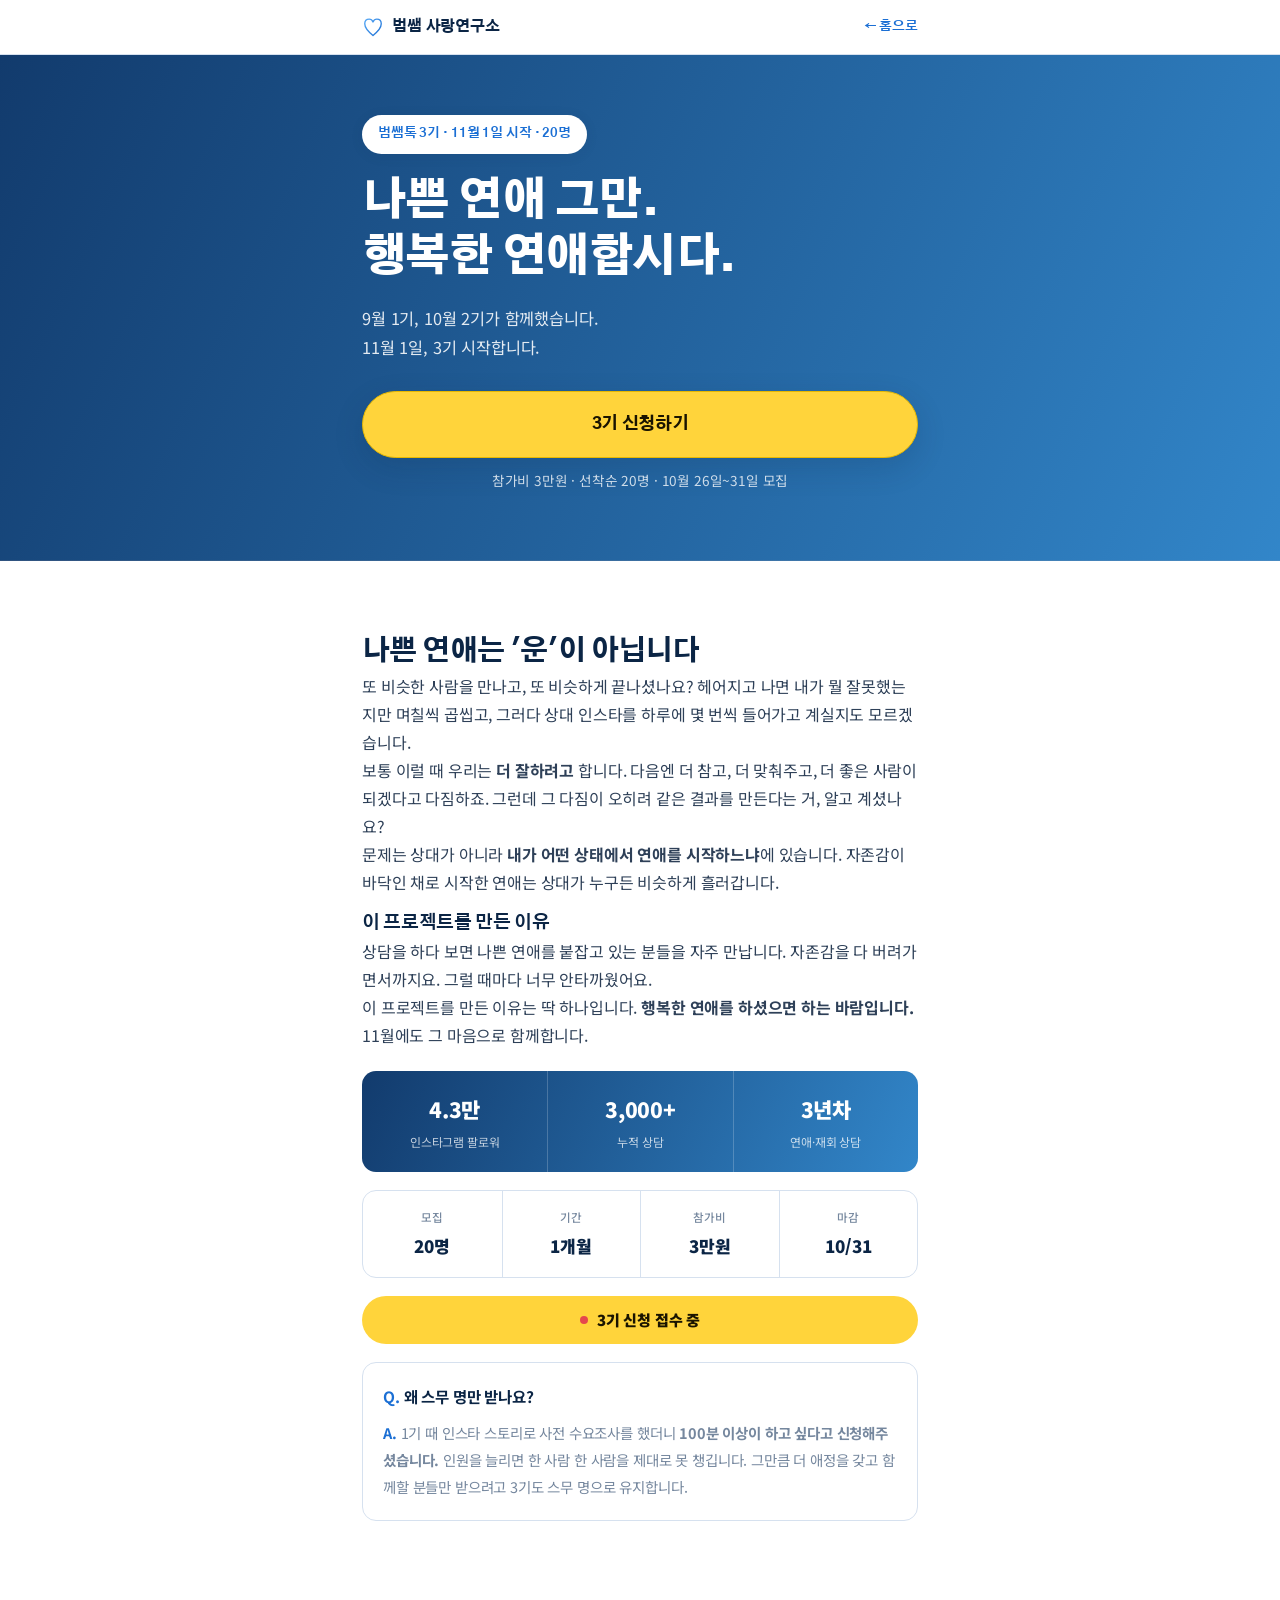
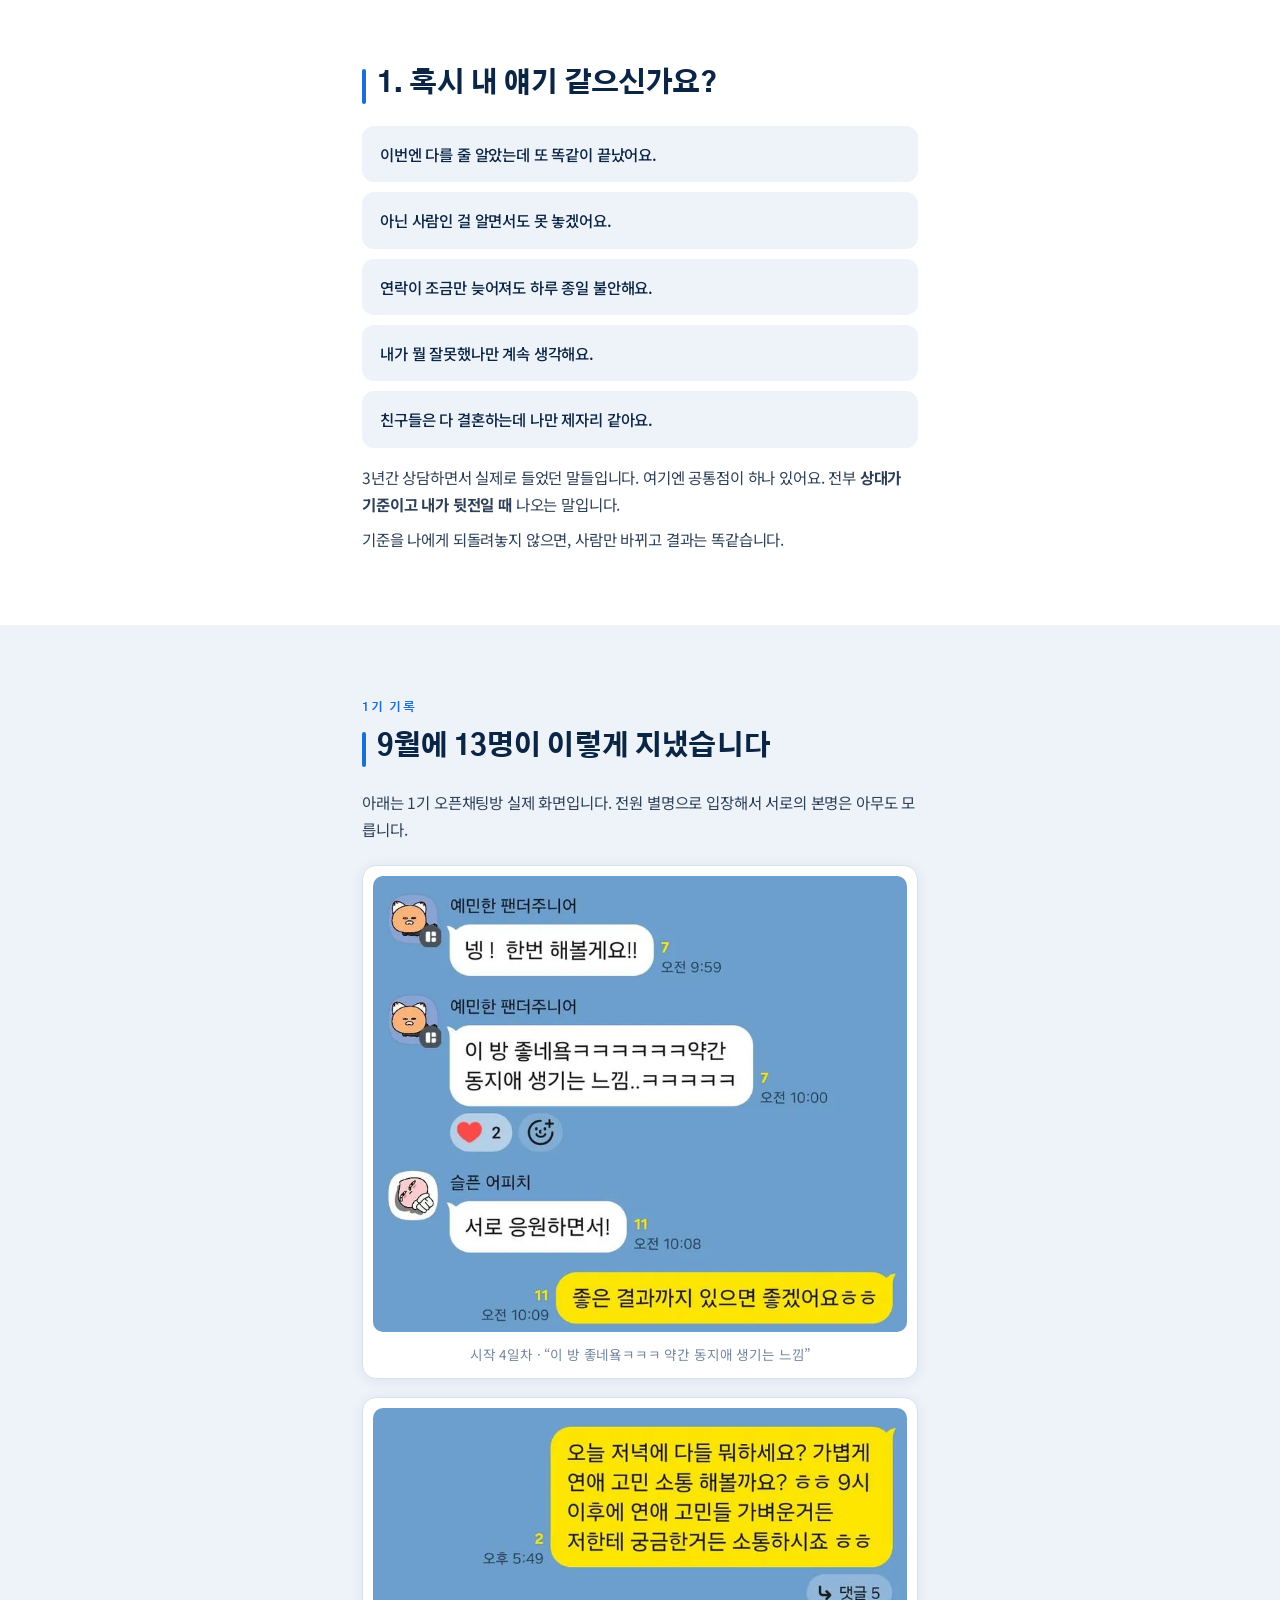
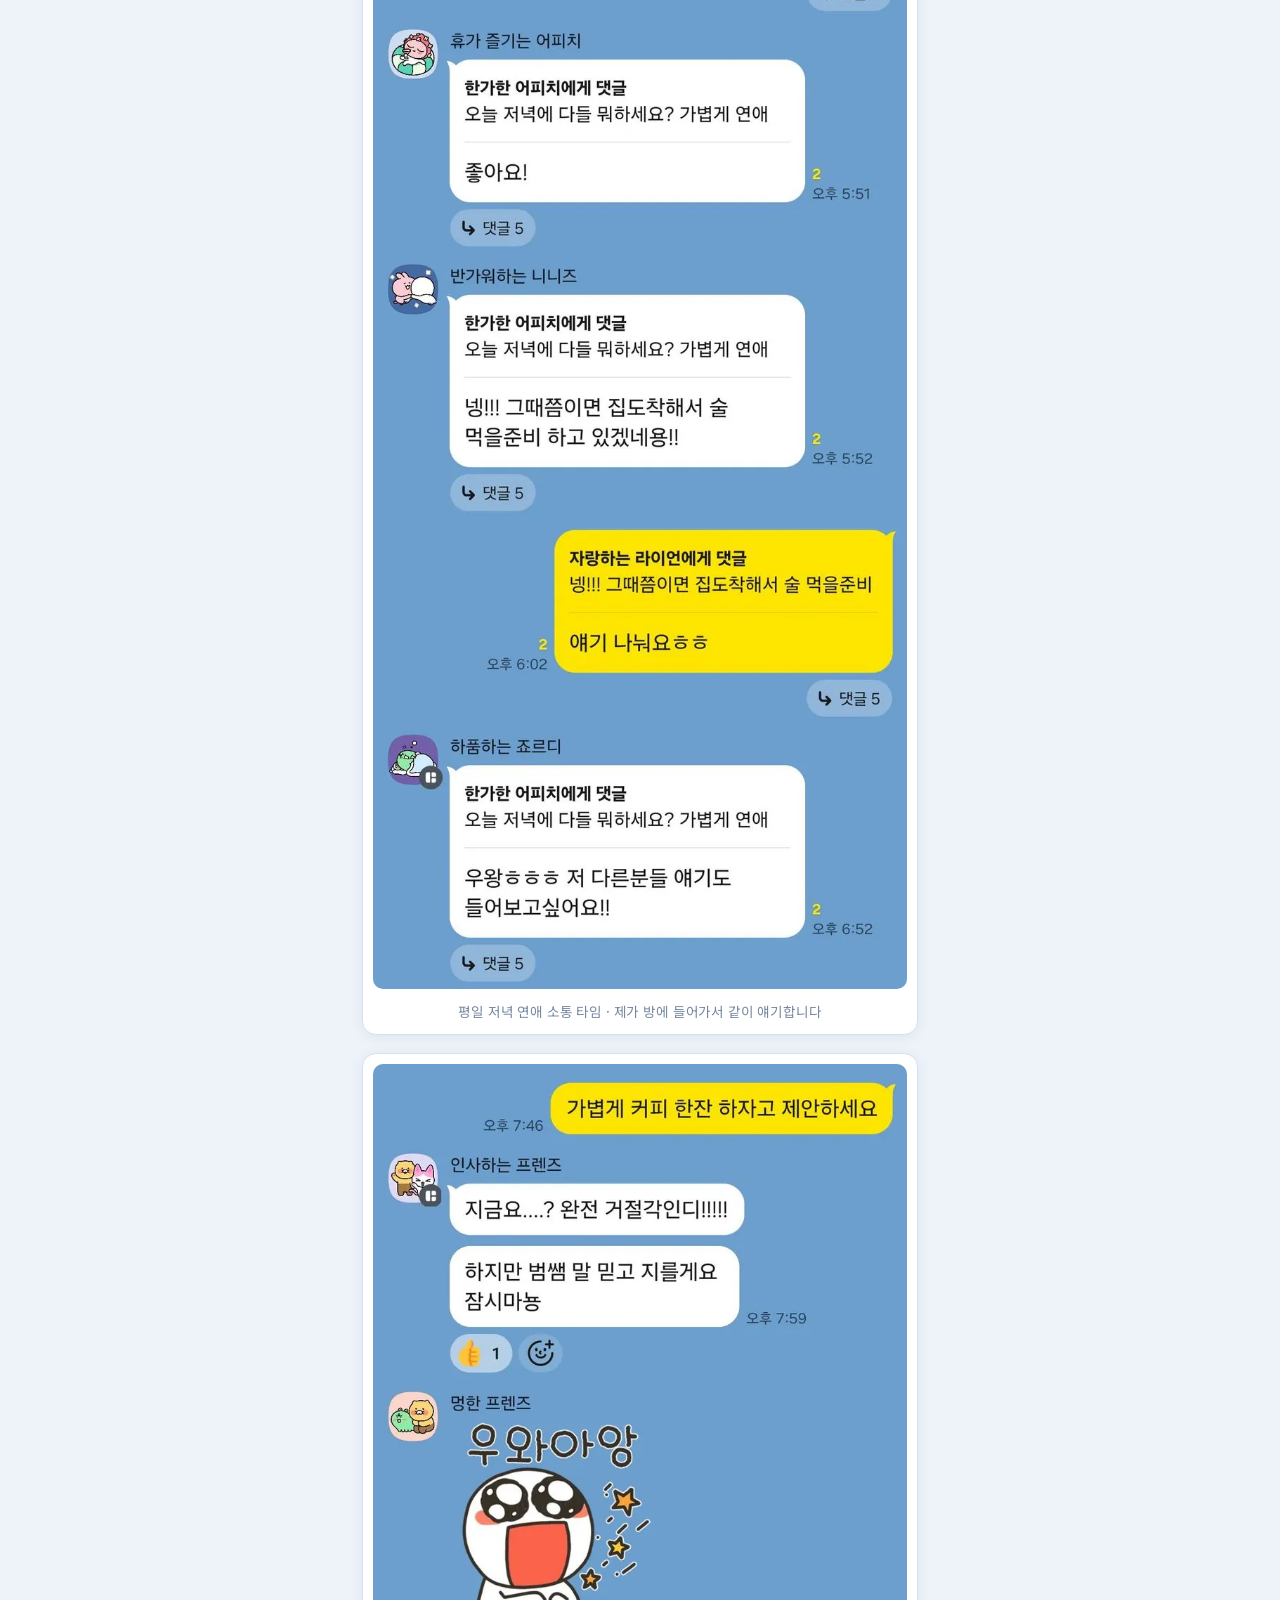
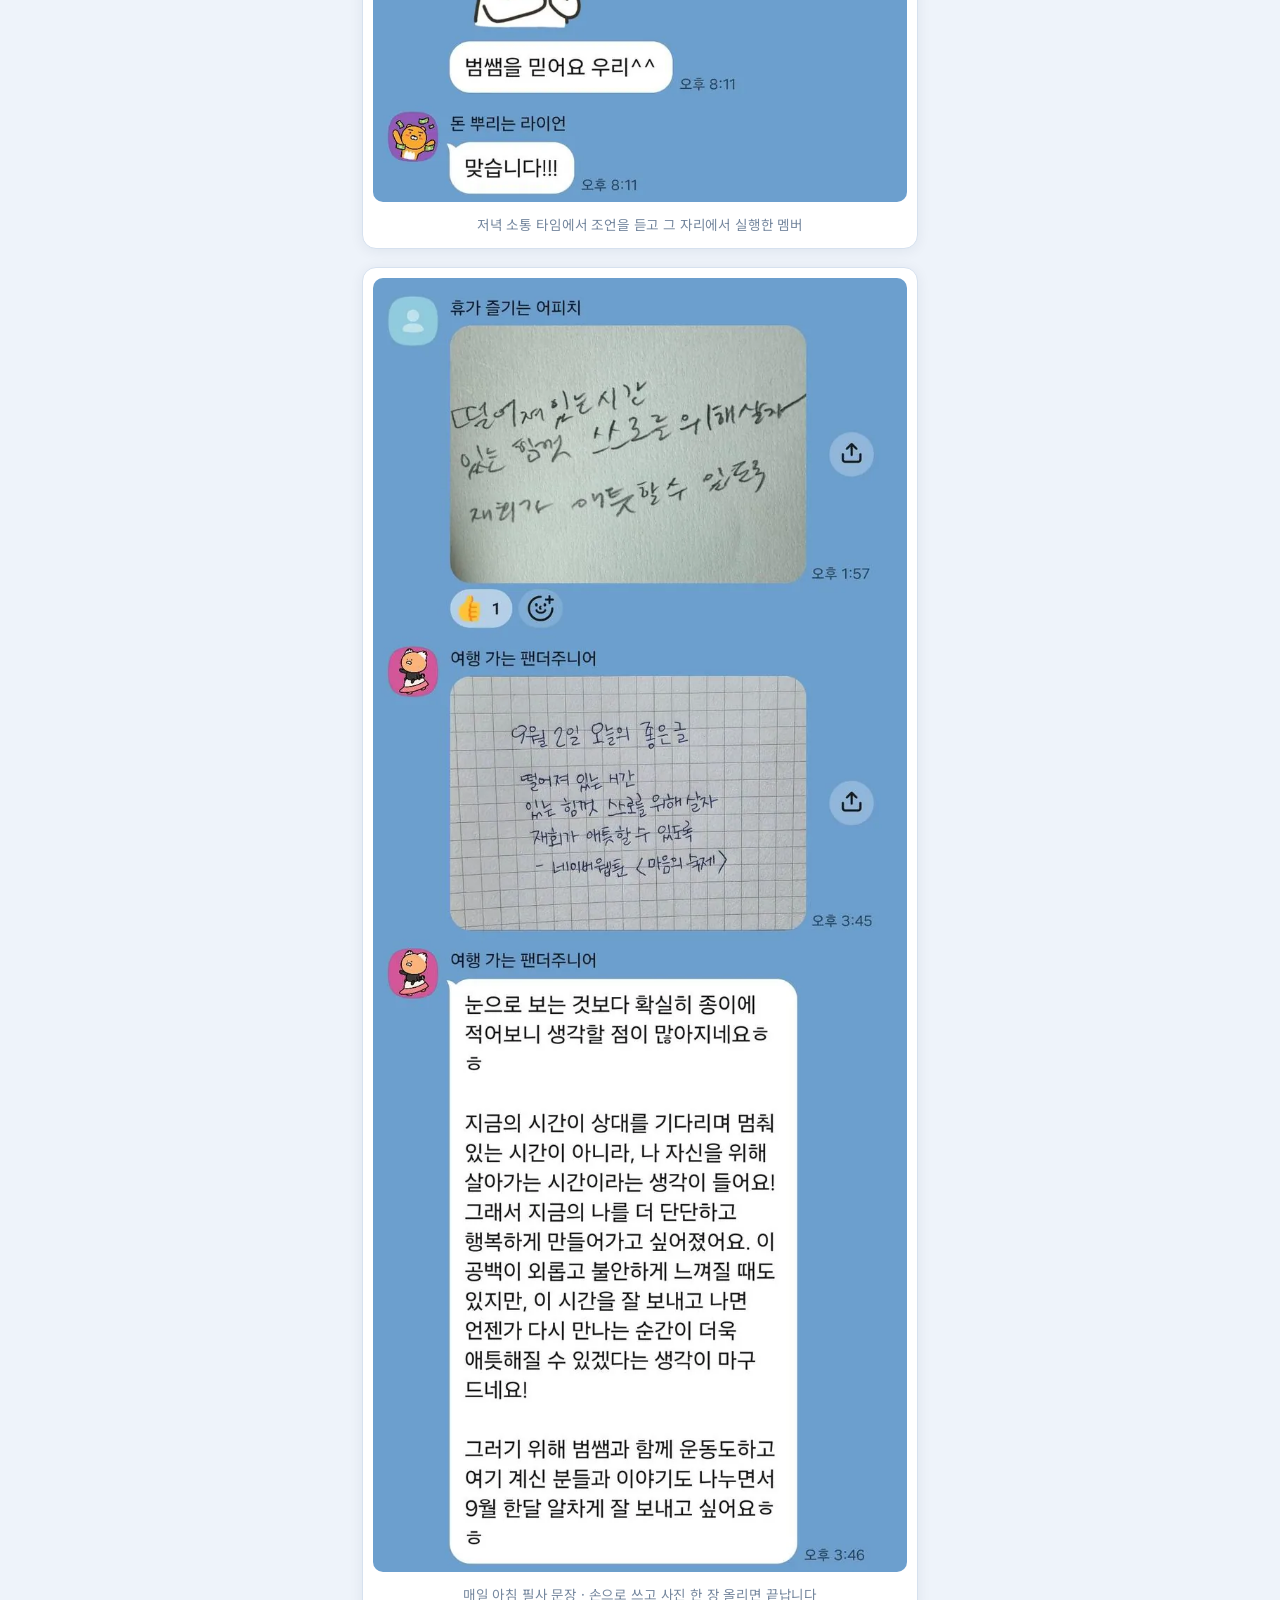
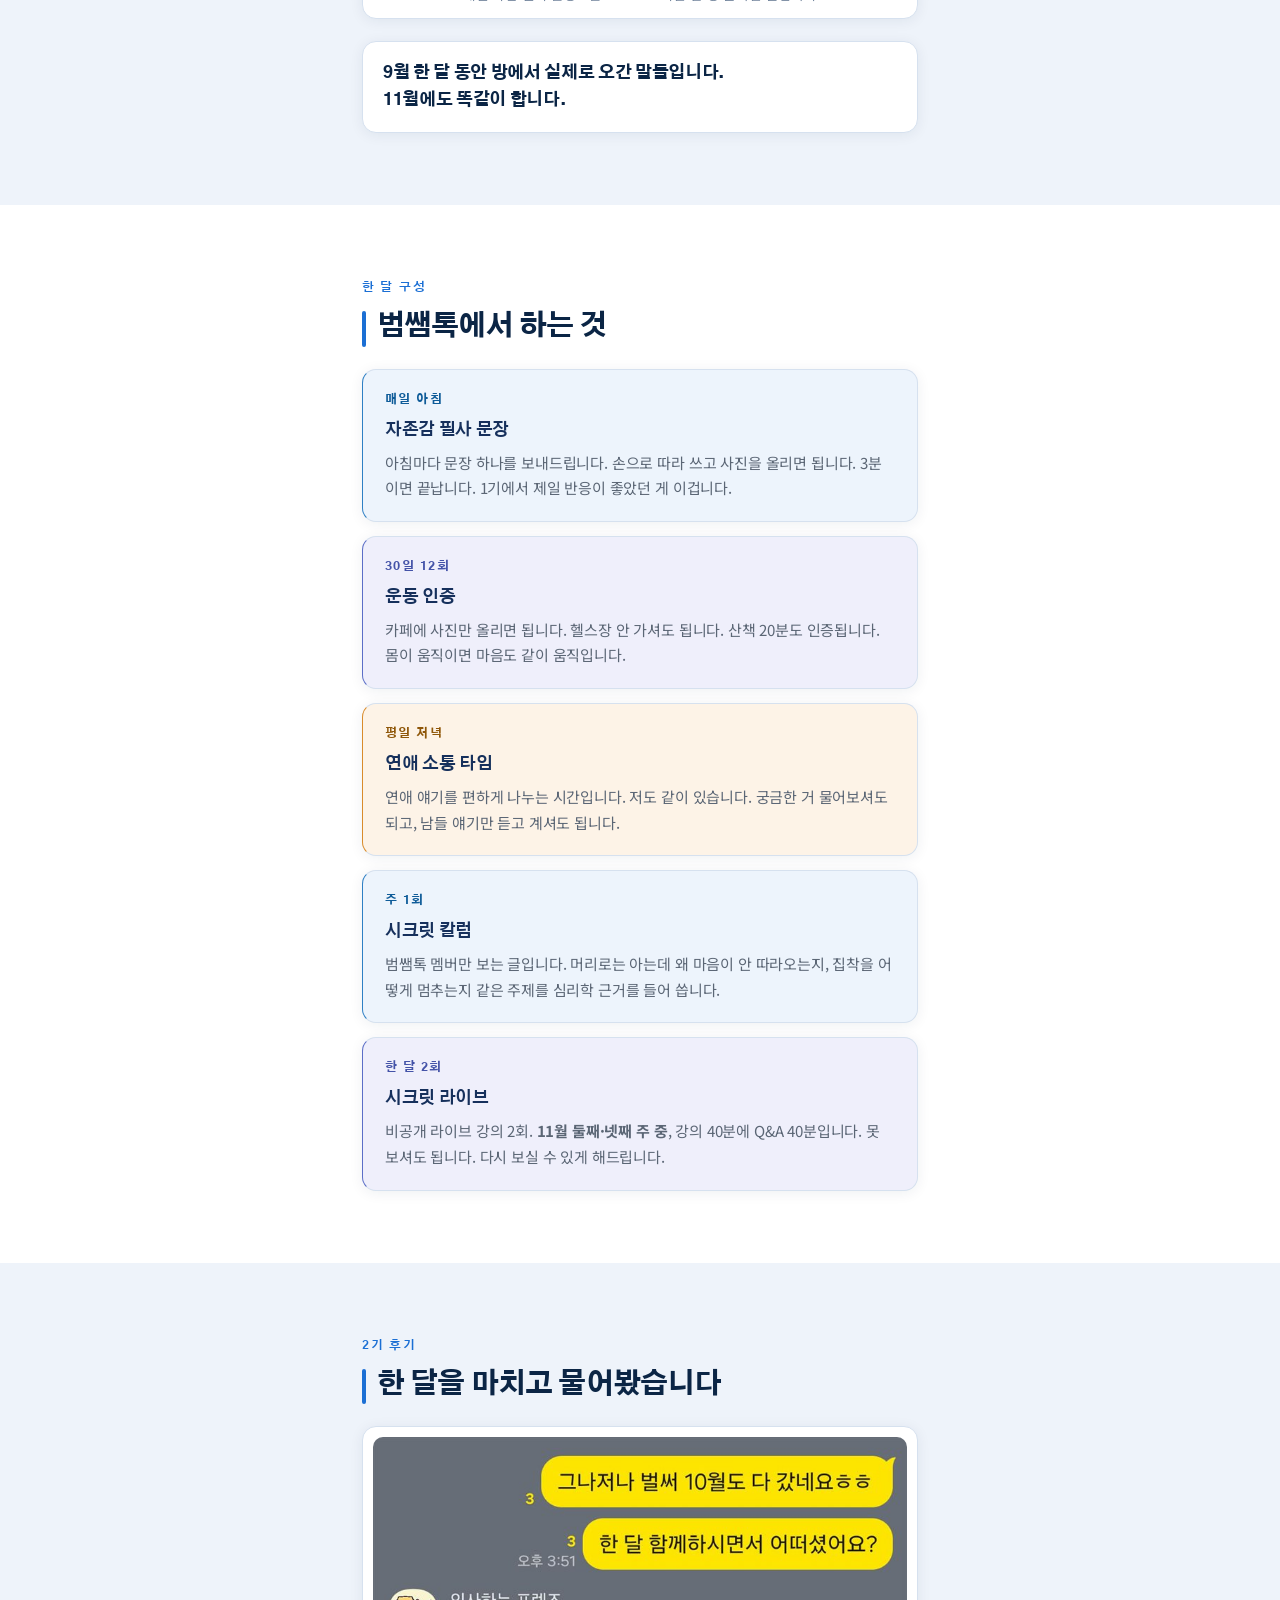
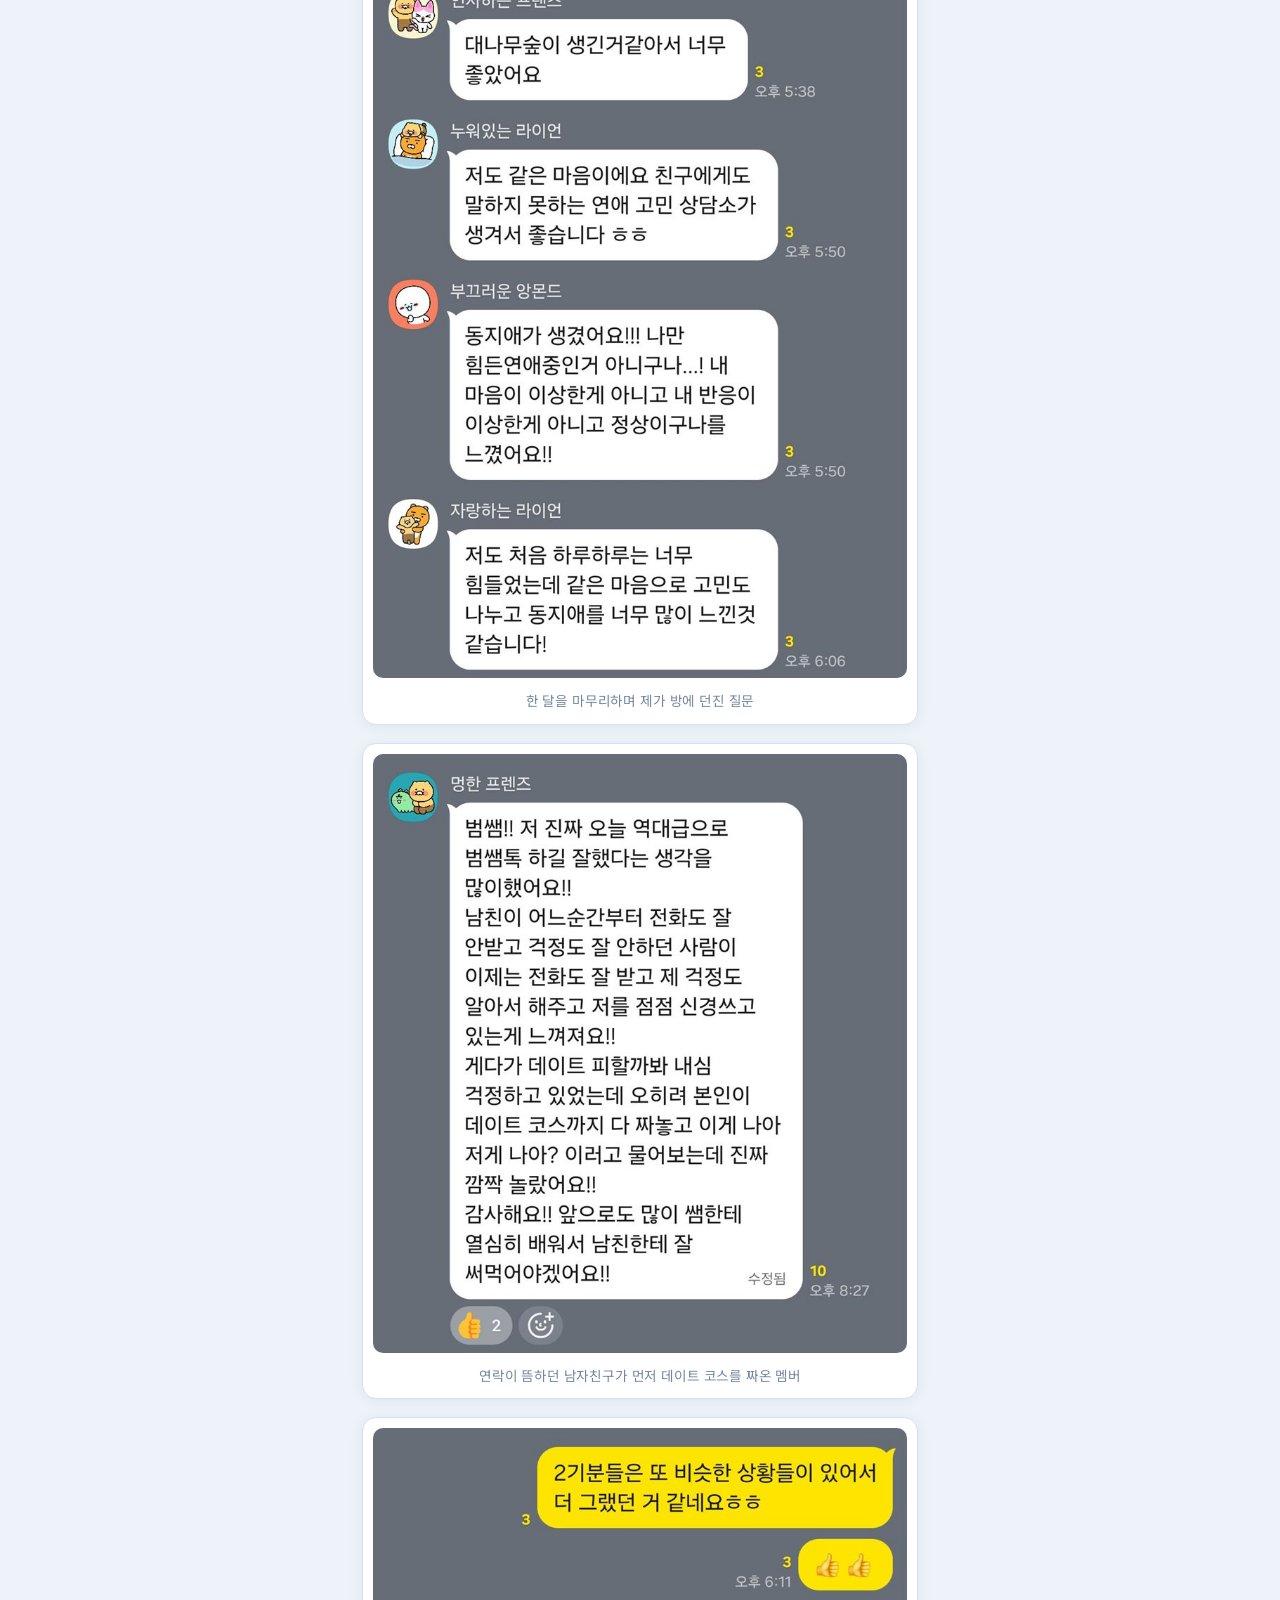
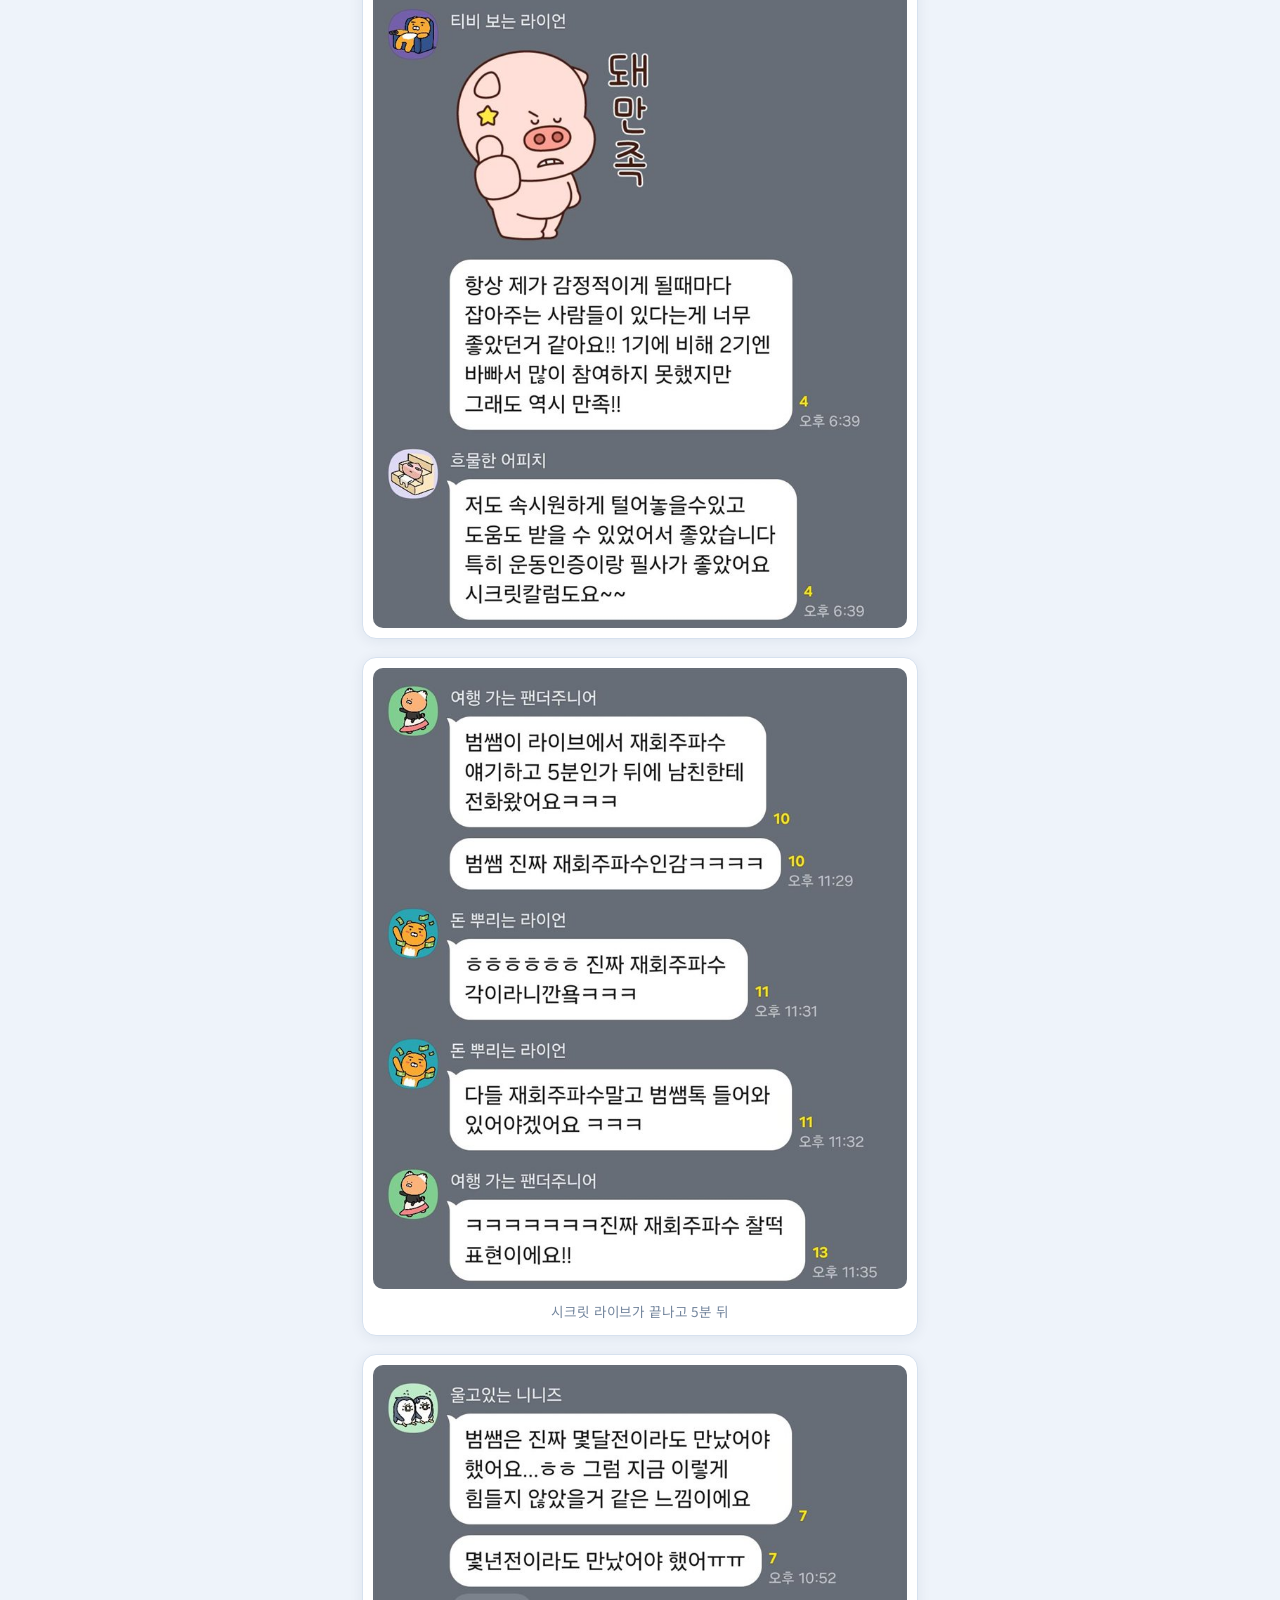
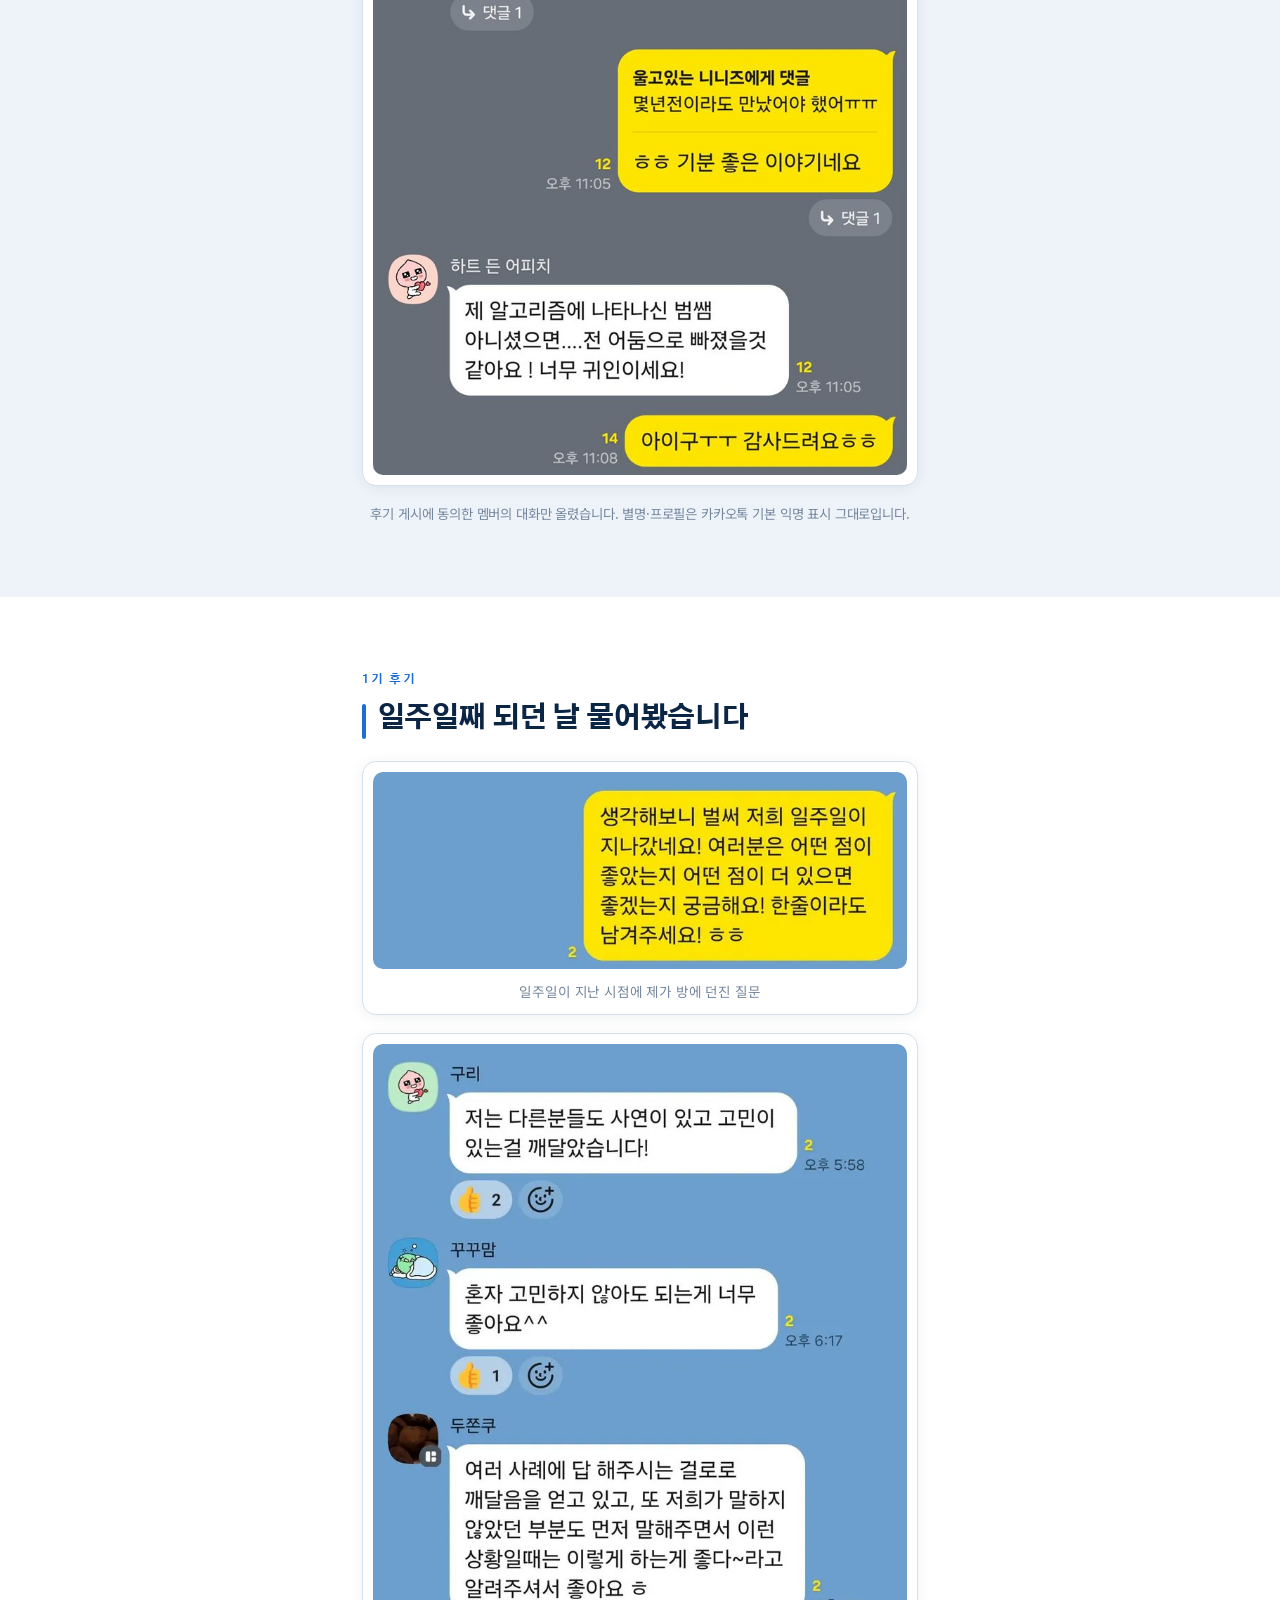
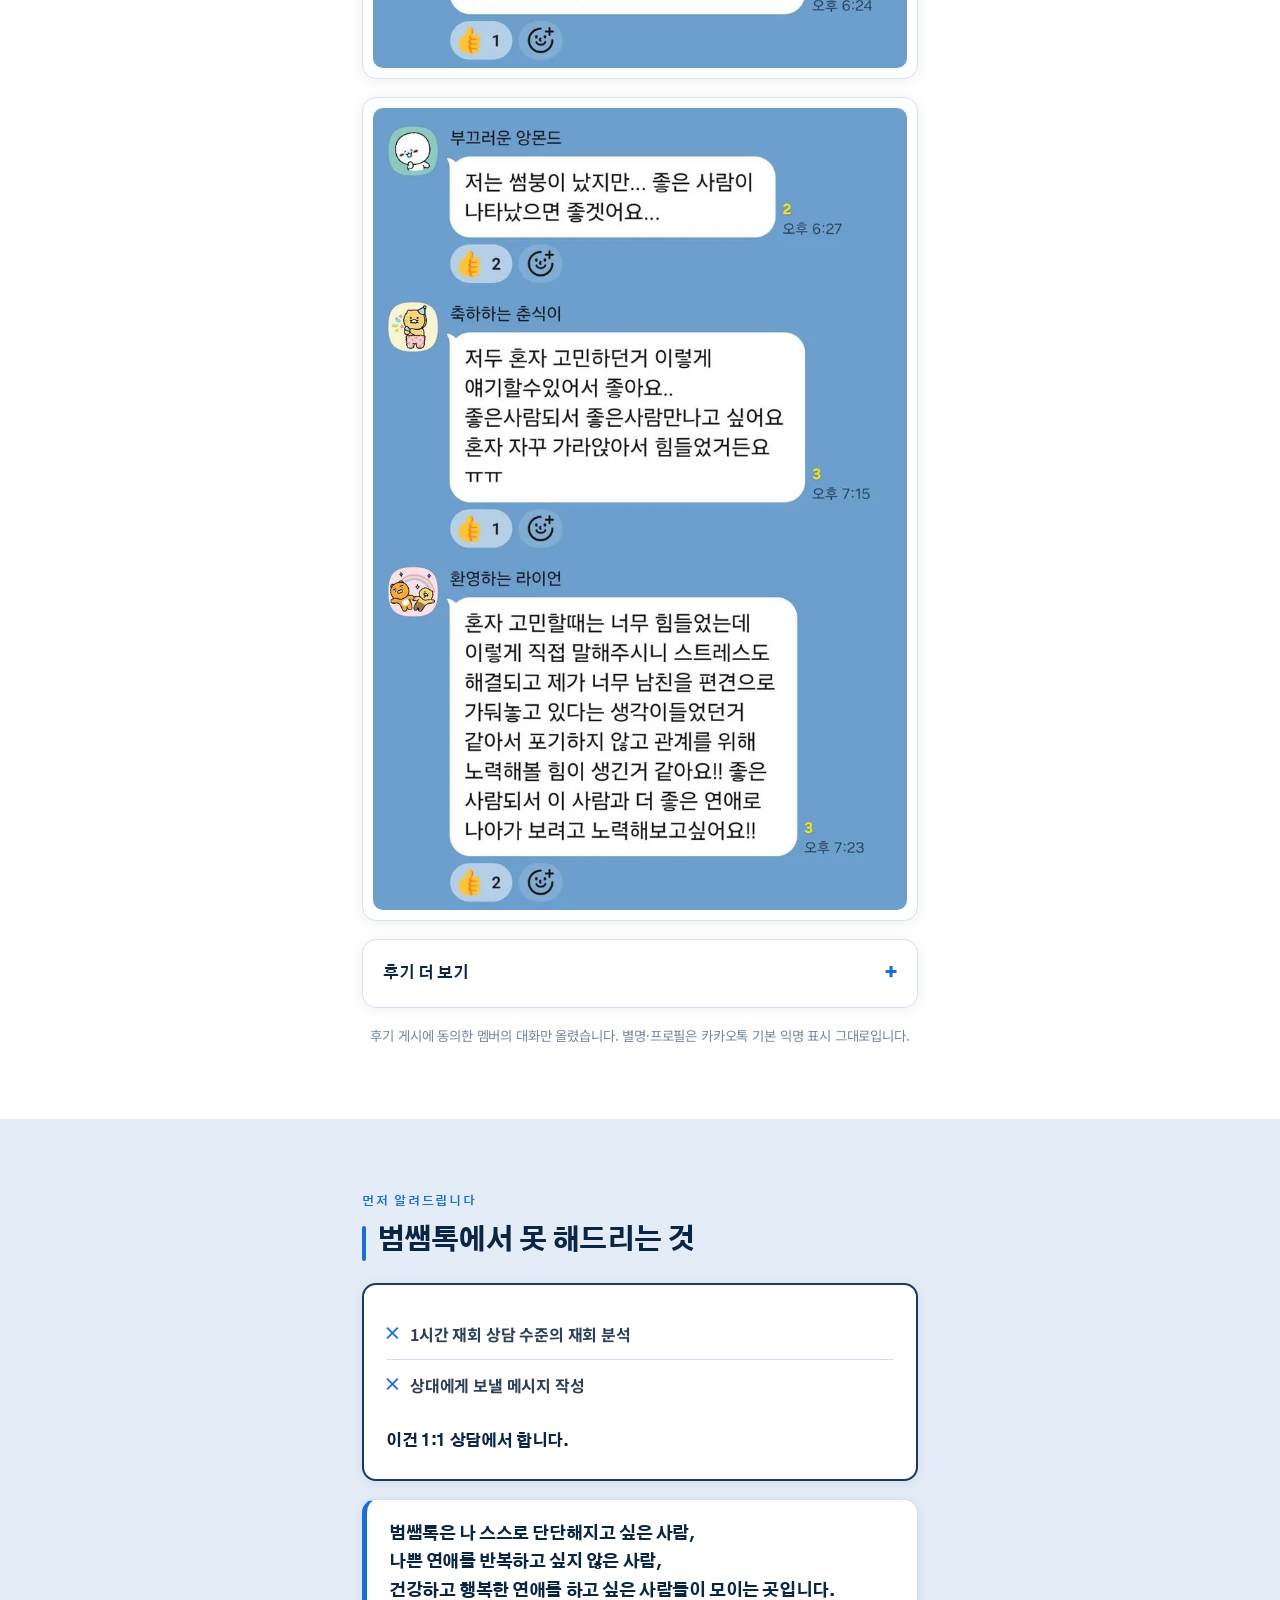
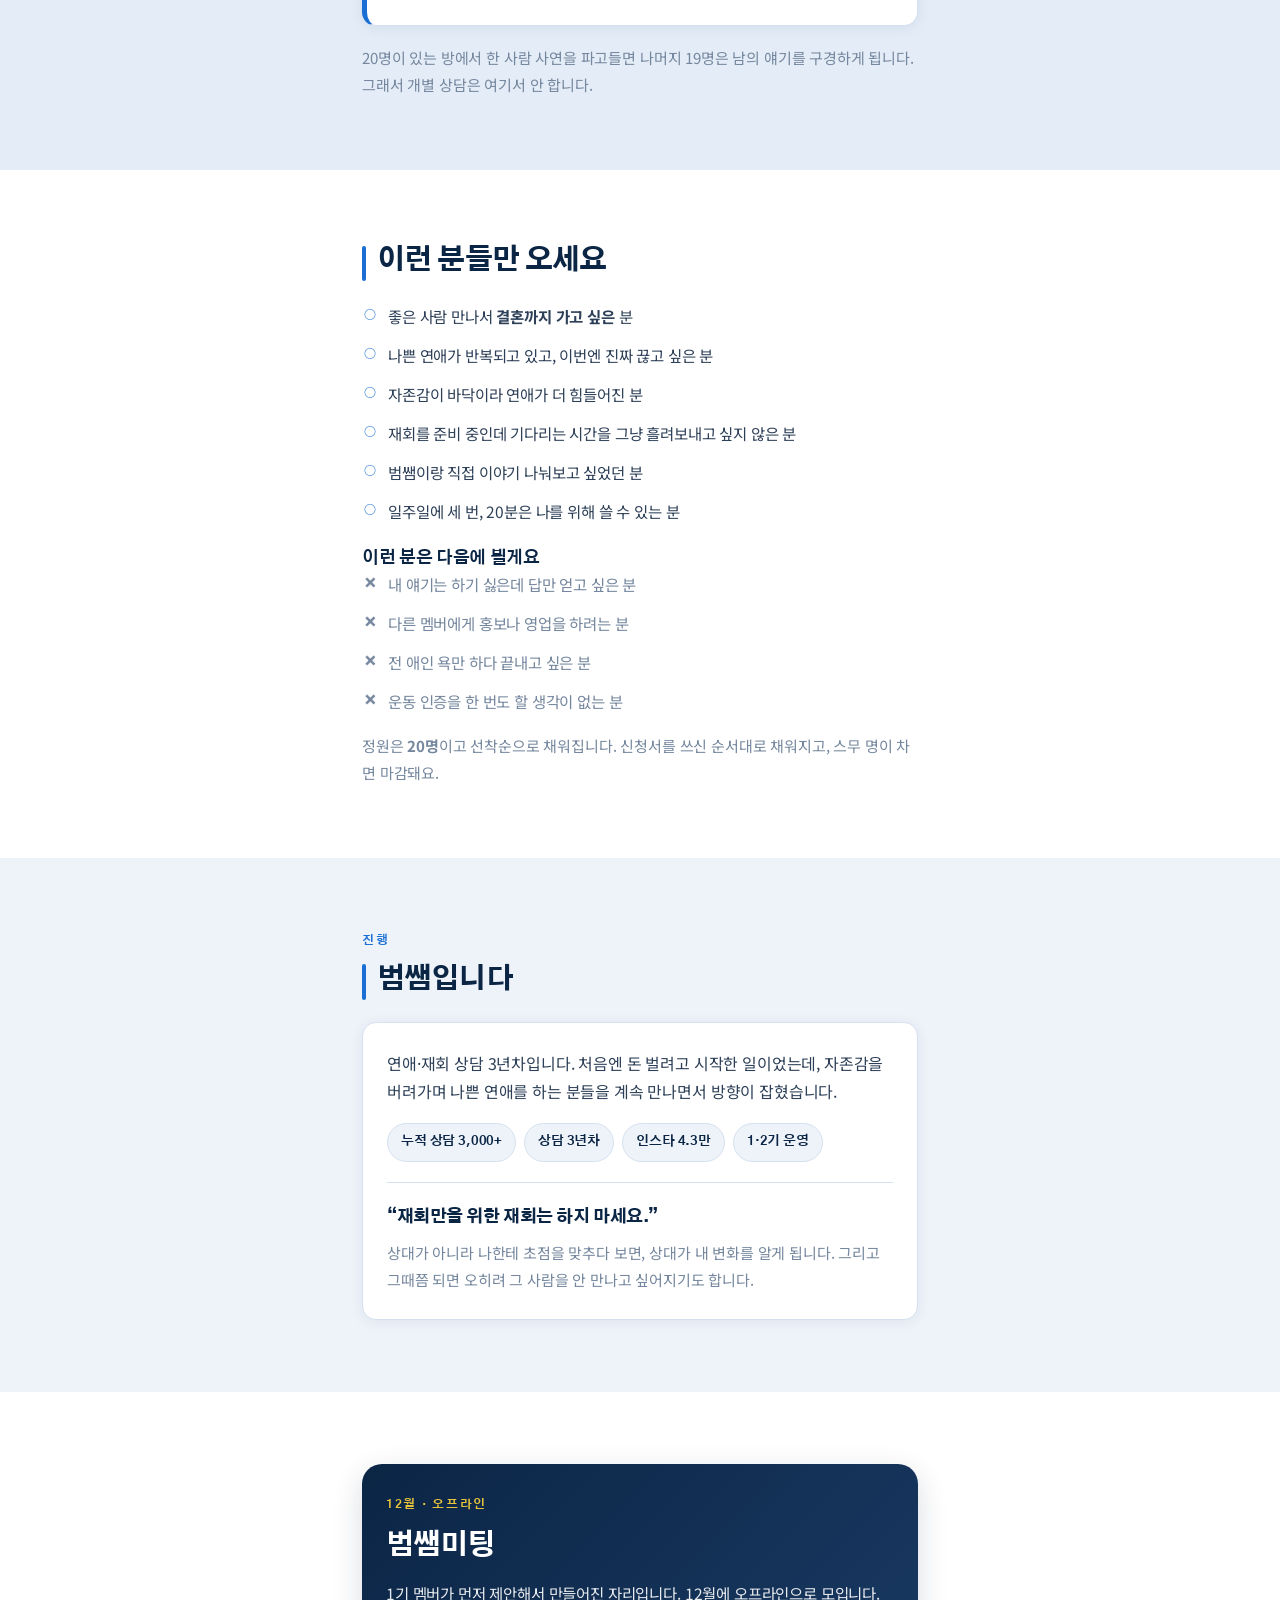
<file: beomssamtalk3.html>
<!doctype html>
<html lang="ko">
<head>
<meta charset="utf-8">
<meta name="viewport" content="width=device-width,initial-scale=1">
<title>범쌤톡 3기 · 건강한 연애를 지향하는 사람들이 모이는 공간</title>
<meta name="description" content="11월 한 달, 20명이 함께합니다. 매일 아침 필사 문장, 운동 인증, 평일 저녁 연애 소통 타임, 시크릿 라이브 2회. 참가비 3만원. 10월 26일~31일 모집.">
<link rel="canonical" href="https://beomssaemlovelab.netlify.app/beomssamtalk3.html">
<meta property="og:type" content="website">
<meta property="og:site_name" content="범쌤의 사랑연구소">
<meta property="og:title" content="범쌤톡 3기 · 11월 1일 시작 · 20명">
<meta property="og:description" content="9월 1기, 10월 2기가 한 달을 같이 넘겼습니다. 혼자 버티지 마세요. 참가비 3만원, 10월 31일 마감.">
<meta property="og:image" content="https://beomssaemlovelab.netlify.app/images/beomssamtalk3/og.jpg">
<meta property="og:image:width" content="1200">
<meta property="og:image:height" content="630">
<meta property="og:url" content="https://beomssaemlovelab.netlify.app/beomssamtalk3.html">
<meta name="twitter:card" content="summary_large_image">
<style>*{box-sizing:border-box}html{-webkit-text-size-adjust:100%}body{margin:0}img{max-width:100%}</style>
<link rel="preconnect" href="https://fonts.googleapis.com">
<link rel="preconnect" href="https://fonts.gstatic.com" crossorigin>
<link rel="stylesheet" href="https://fonts.googleapis.com/css2?family=Gothic+A1:wght@500;700;800;900&family=Noto+Sans+KR:wght@400;500;700&display=swap">

<style>
:root{
  --navy:#0B2545;
  --navy-soft:#1A3A63;
  --blue:#1B6FD4;
  --blue-lite:#57A8F5;
  --yellow:#FFD43B;
  --yellow-deep:#E8B800;
  --ink:#2E4058;
  --muted:#75879E;
  --bg:#FFFFFF;
  --bg-alt:#EEF3FA;
  --bg-deep:#E3ECF7;
  --line:#D6E1EF;
  --card:#FFFFFF;
  --on-blue:#FFFFFF;
  --shadow:0 2px 14px rgba(11,37,69,.07);
  --shadow-lift:0 10px 30px rgba(11,37,69,.16);
  --radius:14px;
  --maxw:600px;
}
@media (prefers-color-scheme: dark){
  :root:not([data-theme="light"]){
    --navy:#E8F0FB;
    --navy-soft:#B9CCE4;
    --blue:#5AA0EE;
    --blue-lite:#8CC2F8;
    --yellow:#FFD43B;
    --yellow-deep:#FFE477;
    --ink:#C6D4E6;
    --muted:#8598B0;
    --bg:#0C1622;
    --bg-alt:#121F30;
    --bg-deep:#16283C;
    --line:#25384F;
    --card:#152337;
    --on-blue:#08131F;
    --shadow:0 2px 14px rgba(0,0,0,.4);
    --shadow-lift:0 10px 30px rgba(0,0,0,.55);
  }
}
:root[data-theme="dark"]{
  --navy:#E8F0FB;
  --navy-soft:#B9CCE4;
  --blue:#5AA0EE;
  --blue-lite:#8CC2F8;
  --yellow:#FFD43B;
  --yellow-deep:#FFE477;
  --ink:#C6D4E6;
  --muted:#8598B0;
  --bg:#0C1622;
  --bg-alt:#121F30;
  --bg-deep:#16283C;
  --line:#25384F;
  --card:#152337;
  --on-blue:#08131F;
  --shadow:0 2px 14px rgba(0,0,0,.4);
  --shadow-lift:0 10px 30px rgba(0,0,0,.55);
}

*{box-sizing:border-box}
body{
  background:var(--bg);
  color:var(--ink);
  font-family:"Noto Sans KR",-apple-system,BlinkMacSystemFont,"Apple SD Gothic Neo","Malgun Gothic",sans-serif;
  font-size:16px;
  line-height:1.75;
  letter-spacing:-.01em;
  -webkit-font-smoothing:antialiased;
}
.wrap{max-width:var(--maxw);margin:0 auto;padding:0 22px}
section{padding:56px 0}
.band{background:var(--bg-alt)}
.band-deep{background:var(--bg-deep)}

h1,h2,h3,.disp{font-family:"Gothic A1","Noto Sans KR",sans-serif;color:var(--navy);text-wrap:balance;margin:0}
h1{font-weight:900;font-size:2.2rem;line-height:1.28;letter-spacing:-.035em}
h2{font-weight:800;font-size:1.5rem;line-height:1.38;letter-spacing:-.03em}
h3{font-weight:700;font-size:1.08rem;line-height:1.5;letter-spacing:-.02em}
p{margin:0}

/* 페이지 상단바 (사이트 복귀용) */
.pagebar{
  position:sticky;top:0;z-index:30;background:var(--card);backdrop-filter:blur(8px);
  border-bottom:1px solid var(--line);
}
.pagebar__inner{
  max-width:var(--maxw);margin:0 auto;padding:14px 22px;
  display:flex;align-items:center;justify-content:space-between;gap:12px;
}
.pagebar__brand{display:flex;align-items:center;gap:8px;text-decoration:none;color:var(--navy);font-weight:800;font-size:15px;font-family:"Gothic A1",sans-serif;}
.pagebar__brand svg{width:22px;height:22px;flex:none;}
.pagebar__back{font-size:13px;font-weight:700;color:var(--blue);text-decoration:none;white-space:nowrap;font-family:"Gothic A1",sans-serif;}

/* 파란 세로바 소제목 */
.bar{
  display:flex;align-items:flex-start;gap:11px;
  margin-bottom:22px;
}
.bar::before{
  content:"";flex:0 0 4px;width:4px;align-self:stretch;min-height:1.5em;
  background:var(--blue);border-radius:2px;margin-top:.22em;
}
.eyebrow{
  font-family:"Gothic A1",sans-serif;font-weight:700;font-size:.76rem;
  letter-spacing:.14em;color:var(--blue);text-transform:uppercase;
  margin-bottom:10px;
}

/* HERO */
.hero{
  background:linear-gradient(115deg,#123B6D 0%,#3286C9 100%);
  padding:44px 0 52px;
  border-bottom:1px solid rgba(255,255,255,.12);
}
.badge{
  display:inline-block;
  font-family:"Gothic A1",sans-serif;font-weight:700;font-size:.8rem;
  color:#1B6FD4;background:#FFFFFF;
  border:1px solid rgba(255,255,255,.5);
  padding:7px 15px;border-radius:999px;letter-spacing:-.01em;
  box-shadow:var(--shadow);
}
.hero h1{margin:20px 0 0;color:#FFFFFF}
.hero-sub{
  margin-top:18px;font-size:1.02rem;color:rgba(255,255,255,.88);
}
.hero-sub b{color:#FFFFFF;font-weight:700}

/* 노란 알약 버튼 */
.pill{
  display:block;text-align:center;text-decoration:none;
  font-family:"Gothic A1",sans-serif;font-weight:800;font-size:1.08rem;
  color:#1A1400;background:var(--yellow);
  padding:17px 24px;border-radius:999px;
  box-shadow:var(--shadow-lift);
  border:1px solid var(--yellow-deep);
  letter-spacing:-.02em;
  transition:transform .16s ease, filter .16s ease;
}
.pill:hover{transform:translateY(-2px);filter:brightness(1.04)}
.pill:focus-visible{outline:3px solid var(--blue);outline-offset:3px}
.pill-note{
  text-align:center;font-size:.85rem;color:rgba(255,255,255,.78);margin-top:11px;
}

/* 파랑 그라데이션 CTA 박스 */
.cta-box{
  background:linear-gradient(135deg,var(--blue) 0%,var(--blue-lite) 100%);
  border-radius:20px;padding:32px 24px;
  box-shadow:var(--shadow-lift);
}
.cta-box .cta-head{
  font-family:"Gothic A1",sans-serif;font-weight:900;font-size:1.42rem;
  color:var(--on-blue);line-height:1.4;letter-spacing:-.03em;text-wrap:balance;
}
.cta-box .cta-body{color:var(--on-blue);opacity:.94;margin-top:12px;font-size:.96rem}
.cta-box .pill{margin-top:24px}

/* 문제 리스트 */
.probe{display:flex;flex-direction:column;gap:0;margin-top:4px}
.probe li{
  list-style:none;padding:15px 0;border-bottom:1px dashed var(--line);
  font-size:1rem;color:var(--ink);display:flex;gap:12px;align-items:flex-start;
}
.probe li:last-child{border-bottom:0}
.probe li::before{
  content:"";flex:0 0 7px;width:7px;height:7px;border-radius:50%;
  background:var(--blue-lite);margin-top:.65em;
}
.punch{
  margin-top:22px;padding:18px 20px;border-radius:var(--radius);
  background:var(--card);border:1px solid var(--line);
  font-family:"Gothic A1",sans-serif;font-weight:800;font-size:1.05rem;
  color:var(--navy);line-height:1.6;letter-spacing:-.02em;
  box-shadow:var(--shadow);
}

/* 실적 배지 — 히어로와 같은 고정 그라데이션(다크모드에서도 항상 안전) */
.hstat{
  display:grid;grid-template-columns:repeat(3,1fr);
  background:linear-gradient(115deg,#123B6D 0%,#3286C9 100%);
  border-radius:var(--radius);overflow:hidden;margin-top:22px;
}
.hstat div{padding:20px 6px;text-align:center;}
.hstat div + div{border-left:1px solid rgba(255,255,255,.2);}
.hstat b{display:block;font-size:21px;font-weight:900;color:#fff;}
.hstat span{display:block;font-size:12px;color:rgba(255,255,255,.75);margin-top:3px;}

/* 모집 정보 요약 표 */
.strip{
  display:grid;grid-template-columns:repeat(4,1fr);
  background:var(--card);border:1px solid var(--line);border-radius:var(--radius);
  overflow:hidden;margin-top:18px;
}
.strip div{padding:16px 8px;text-align:center;}
.strip div + div{border-left:1px solid var(--line);}
.strip dt{font-size:11.5px;color:var(--muted);font-weight:500;margin:0;}
.strip dd{margin:4px 0 0;font-size:17px;font-weight:900;color:var(--navy);}
@media (max-width:560px){
  .strip{grid-template-columns:repeat(2,1fr);}
  .strip div:nth-child(3){border-left:none;}
  .strip div:nth-child(n+3){border-top:1px solid var(--line);}
}

/* 마감 임박 안내 배지 */
.seats{
  display:flex;align-items:center;justify-content:center;gap:9px;
  background:var(--yellow);color:#1A1400;margin-top:18px;
  border-radius:100px;padding:11px 20px;font-size:15px;font-weight:900;
  letter-spacing:-.01em;
}
.seats .dot{
  width:8px;height:8px;border-radius:50%;background:#E5484D;flex:none;
  animation:blip 1.6s ease-in-out infinite;
}
@keyframes blip{0%,100%{opacity:1}50%{opacity:.35}}
@media (prefers-reduced-motion:reduce){ .seats .dot{animation:none;} }

/* Q&A 박스 */
.worry{display:flex;flex-direction:column;gap:12px;margin-top:18px;}
.worry-i{border:1px solid var(--line);border-radius:var(--radius);padding:20px 20px;}
.worry-i .q{font-size:15.5px;font-weight:700;color:var(--navy);margin:0;}
.worry-i .q::before{content:"Q. ";color:var(--blue);}
.worry-i .a{margin-top:10px;font-size:14.5px;color:var(--muted);line-height:1.85;}
.worry-i .a::before{content:"A. ";color:var(--blue);font-weight:700;}

/* 한 줄 카드형 공감 문구 */
.qline{
  background:var(--bg-alt);border-radius:12px;padding:15px 18px;
  font-size:15.5px;font-weight:500;color:var(--navy);line-height:1.7;
}
.qline + .qline{margin-top:10px;}

/* 범쌤톡에서 하는 것 — 색상 강조 (고정 라이트 팔레트, 다크모드에서도 항상 동일하게 보이도록 텍스트색 고정) */
.prog-item{border-left:4px solid transparent;}
.prog-item.c1{background:#EDF4FC;border-left-color:#2E7FC4;}
.prog-item.c1 .k{color:#0F5C99;}
.prog-item.c2{background:#EFEFFB;border-left-color:#5B6EC7;}
.prog-item.c2 .k{color:#4453A8;}
.prog-item.c3{background:#FDF3E7;border-left-color:#D98B2B;}
.prog-item.c3 .k{color:#8F5709;}
.prog-item.c1 h3,.prog-item.c2 h3,.prog-item.c3 h3{color:#16305C;}
.prog-item.c1 p,.prog-item.c2 p,.prog-item.c3 p{color:#5B6675;}

/* 단순 리스트 (오세요 / 다음에 뵐게요) */
.plist{list-style:none;padding:0;margin:0;display:flex;flex-direction:column;gap:11px;}
.plist li{display:flex;align-items:flex-start;gap:10px;font-size:15.5px;line-height:1.8;}
.plist .bl{flex:none;width:16px;text-align:center;color:var(--blue);font-weight:700;font-size:12px;line-height:1.9;}
.plist.no .bl{color:var(--muted);font-size:13px;}
.plist.no li{color:var(--muted);}

/* 카톡 캡처 */
.shots{display:flex;flex-direction:column;gap:18px;margin-top:4px}
.shot{
  margin:0;background:var(--card);border:1px solid var(--line);
  border-radius:var(--radius);padding:10px;box-shadow:var(--shadow);
}
.shot img{display:block;width:100%;height:auto;border-radius:10px}
.shot figcaption{
  margin-top:11px;padding:0 4px 2px;font-size:.85rem;color:var(--muted);
  text-align:center;line-height:1.65;
}
.more{
  margin-top:18px;background:var(--card);border:1px solid var(--line);
  border-radius:var(--radius);box-shadow:var(--shadow);
}
.more summary{
  cursor:pointer;list-style:none;padding:16px 20px;
  font-family:"Gothic A1",sans-serif;font-weight:700;font-size:.98rem;
  color:var(--navy);letter-spacing:-.02em;
  display:flex;justify-content:space-between;gap:12px;align-items:center;
}
.more summary::-webkit-details-marker{display:none}
.more summary::after{content:"+";color:var(--blue);font-weight:900;font-size:1.25rem;flex:0 0 auto}
.more[open] summary::after{content:"−"}
.more summary:focus-visible{outline:3px solid var(--blue);outline-offset:-3px;border-radius:var(--radius)}
.more .more-in{padding:2px 11px 14px}
.more .more-in .shots{margin-top:0}
.privacy-note{
  margin-top:16px;font-size:.84rem;color:var(--muted);line-height:1.7;text-align:center;
}
.nope-yes{
  margin-top:18px;background:var(--card);border:1px solid var(--line);
  border-left:5px solid var(--blue);border-radius:var(--radius);
  padding:20px 22px;box-shadow:var(--shadow);
  font-family:"Gothic A1",sans-serif;font-weight:800;font-size:1.04rem;
  color:var(--navy);line-height:1.72;letter-spacing:-.025em;
}

/* 인용 */
.quotes{display:flex;flex-direction:column;gap:16px;margin-top:4px}
.quote{
  background:var(--card);border:1px solid var(--line);
  border-left:4px solid var(--blue);
  border-radius:var(--radius);padding:20px 22px;box-shadow:var(--shadow);
}
.quote p{font-size:1rem;color:var(--ink);line-height:1.78}
.quote .who{
  margin-top:12px;font-family:"Gothic A1",sans-serif;font-weight:700;
  font-size:.8rem;color:var(--muted);letter-spacing:.02em;
}

/* 구성 */
.prog{display:flex;flex-direction:column;gap:14px;margin-top:4px}
.prog-item{
  background:var(--card);border:1px solid var(--line);border-radius:var(--radius);
  padding:20px 22px;box-shadow:var(--shadow);
}
.prog-item .k{
  font-family:"Gothic A1",sans-serif;font-weight:800;font-size:.74rem;
  letter-spacing:.12em;color:var(--blue);margin-bottom:7px;
}
.prog-item h3{margin-bottom:7px}
.prog-item p{font-size:.94rem;color:var(--muted);line-height:1.7}

/* 못 하는 것 */
.nope{
  background:var(--card);border:2px solid var(--navy-soft);
  border-radius:var(--radius);padding:24px 22px;box-shadow:var(--shadow);
}
.nope ul{margin:0;padding:0}
.nope li{
  list-style:none;padding:11px 0;border-bottom:1px solid var(--line);
  display:flex;gap:11px;align-items:flex-start;font-size:1rem;
}
.nope li:last-child{border-bottom:0}
.nope li .x{
  flex:0 0 auto;font-family:"Gothic A1",sans-serif;font-weight:900;
  color:var(--blue);font-size:1rem;line-height:1.75;
}
.nope-after{
  margin-top:18px;font-family:"Gothic A1",sans-serif;font-weight:800;
  font-size:1.02rem;color:var(--navy);line-height:1.62;letter-spacing:-.02em;
}

/* 두 칸 대비 */
.fit{display:flex;flex-direction:column;gap:16px;margin-top:4px}
.fit-col{
  background:var(--card);border:1px solid var(--line);
  border-radius:var(--radius);padding:22px;box-shadow:var(--shadow);
}
.fit-col.yes{border-top:5px solid var(--blue)}
.fit-col.no{border-top:5px solid var(--muted)}
.fit-col h3{margin-bottom:14px}
.fit-col ul{margin:0;padding:0}
.fit-col li{
  list-style:none;padding:9px 0;font-size:.97rem;
  border-bottom:1px dashed var(--line);
}
.fit-col li:last-child{border-bottom:0}

/* 범쌤 소개 */
.me{
  background:var(--card);border:1px solid var(--line);
  border-radius:var(--radius);padding:26px 24px;box-shadow:var(--shadow);
}
.me .creds{
  display:flex;flex-wrap:wrap;gap:8px;margin:18px 0 0;padding:0;
}
.me .creds li{
  list-style:none;font-family:"Gothic A1",sans-serif;font-weight:700;
  font-size:.82rem;color:var(--navy);background:var(--bg-alt);
  border:1px solid var(--line);padding:7px 13px;border-radius:999px;
}
.saying{
  margin-top:20px;padding-top:20px;border-top:1px solid var(--line);
  font-family:"Gothic A1",sans-serif;font-weight:800;font-size:1.08rem;
  color:var(--navy);line-height:1.6;letter-spacing:-.025em;
}
.saying + p{margin-top:10px;font-size:.94rem;color:var(--muted)}

/* 정보 테이블 */
.spec{
  width:100%;border-collapse:collapse;
  background:var(--card);border:1px solid var(--line);
  border-radius:var(--radius);overflow:hidden;box-shadow:var(--shadow);
}
.spec th,.spec td{
  text-align:left;padding:14px 16px;border-bottom:1px solid var(--line);
  font-size:.96rem;vertical-align:top;
}
.spec tr:last-child th,.spec tr:last-child td{border-bottom:0}
.spec th{
  font-family:"Gothic A1",sans-serif;font-weight:700;color:var(--muted);
  width:34%;background:var(--bg-alt);font-size:.9rem;white-space:nowrap;
}
.spec td{color:var(--ink);font-variant-numeric:tabular-nums}
.spec td b{color:var(--navy);font-weight:700}
.spec-wrap{overflow-x:auto}

/* FAQ */
.faq{display:flex;flex-direction:column;gap:11px;margin-top:4px}
.faq details{
  background:var(--card);border:1px solid var(--line);
  border-radius:var(--radius);box-shadow:var(--shadow);
}
.faq summary{
  cursor:pointer;list-style:none;padding:17px 20px;
  font-family:"Gothic A1",sans-serif;font-weight:700;font-size:1rem;
  color:var(--navy);letter-spacing:-.02em;
  display:flex;justify-content:space-between;gap:12px;align-items:center;
}
.faq summary::-webkit-details-marker{display:none}
.faq summary::after{
  content:"+";color:var(--blue);font-weight:900;font-size:1.25rem;flex:0 0 auto;
}
.faq details[open] summary::after{content:"−"}
.faq summary:focus-visible{outline:3px solid var(--blue);outline-offset:-3px;border-radius:var(--radius)}
.faq .ans{padding:0 20px 19px;font-size:.96rem;color:var(--ink);line-height:1.78}

/* 12월 */
.dec{
  background:linear-gradient(135deg,var(--navy) 0%,var(--navy-soft) 100%);
  border-radius:20px;padding:30px 24px;box-shadow:var(--shadow-lift);
}
.dec .dec-eye{
  font-family:"Gothic A1",sans-serif;font-weight:700;font-size:.76rem;
  letter-spacing:.14em;color:var(--yellow);margin-bottom:12px;
}
.dec h2{color:var(--bg);margin-bottom:14px}
.dec p{color:var(--bg);opacity:.9;font-size:.97rem}
/* 다크모드 보정: .dec는 --navy가 밝은 색으로 반전되는데 --yellow는 고정값이라
   글자가 안 보이게 되는 문제 수정 (대비 1.24:1 -> 5.5:1 이상) */
@media (prefers-color-scheme: dark){
  :root:not([data-theme="light"]) .dec .dec-eye{ color:#5C4500; }
}
:root[data-theme="dark"] .dec .dec-eye{ color:#5C4500; }

footer{
  padding:38px 0 56px;border-top:1px solid var(--line);
  text-align:center;color:var(--muted);font-size:.85rem;line-height:1.9;
}
footer b{color:var(--navy);font-weight:700;font-family:"Gothic A1",sans-serif}
footer a{color:var(--blue);font-weight:700;text-decoration:none;font-family:"Gothic A1",sans-serif;}

@media (min-width:680px){
  h1{font-size:2.75rem}
  h2{font-size:1.75rem}
  section{padding:72px 0}
  .fit{flex-direction:row}
  .fit-col{flex:1}
  .hero{padding:60px 0 68px}
}
@media (prefers-reduced-motion:reduce){
  *{transition:none!important;animation:none!important}
}
</style>
</head>
<body>

<div class="pagebar">
  <div class="pagebar__inner">
    <a class="pagebar__brand" href="index.html">
      <svg viewBox="0 0 104 104"><defs><linearGradient id="bt2Logo" x1="0" y1="0" x2="1" y2="1"><stop offset="0" stop-color="#57A8F5"/><stop offset="1" stop-color="#1B6FD4"/></linearGradient></defs>
      <path d="M52 92 C24 70 13 54 13 37 C13 24 22 15 34 15 C43 15 49 21 52 28 C55 21 61 15 70 15 C82 15 91 24 91 37 C91 54 80 70 52 92 Z" fill="none" stroke="url(#bt2Logo)" stroke-width="6.5" stroke-linejoin="round" stroke-linecap="round"/></svg>
      범쌤 사랑연구소
    </a>
    <a class="pagebar__back" href="index.html">← 홈으로</a>
  </div>
</div>

<div class="hero">
  <div class="wrap">
    <span class="badge">범쌤톡 3기 · 11월 1일 시작 · 20명</span>
    <h1>나쁜 연애 그만.<br>행복한 연애합시다.</h1>
    <p class="hero-sub">9월 1기, 10월 2기가 함께했습니다.<br>11월 1일, 3기 시작합니다.</p>
    <div style="margin-top:30px">
      <a class="pill" href="https://docs.google.com/forms/d/e/1FAIpQLSeK7foMoZMhSoFLL1FVVe6qBJKkerx4dcCCd20K2GkVP33Kog/viewform" target="_blank" rel="noopener">3기 신청하기</a>
      <p class="pill-note">참가비 3만원 · 선착순 20명 · 10월 26일~31일 모집</p>
    </div>
  </div>
</div>

<section>
  <div class="wrap blk">
    <h2 class="stitle">나쁜 연애는 '운'이 아닙니다</h2>
    <p>또 비슷한 사람을 만나고, 또 비슷하게 끝나셨나요? 헤어지고 나면 내가 뭘 잘못했는지만 며칠씩 곱씹고, 그러다 상대 인스타를 하루에 몇 번씩 들어가고 계실지도 모르겠습니다.</p>
    <p>보통 이럴 때 우리는 <strong>더 잘하려고</strong> 합니다. 다음엔 더 참고, 더 맞춰주고, 더 좋은 사람이 되겠다고 다짐하죠. 그런데 그 다짐이 오히려 같은 결과를 만든다는 거, 알고 계셨나요?</p>
    <p>문제는 상대가 아니라 <strong>내가 어떤 상태에서 연애를 시작하느냐</strong>에 있습니다. 자존감이 바닥인 채로 시작한 연애는 상대가 누구든 비슷하게 흘러갑니다.</p>
    <h3 style="margin-top:14px;font-size:18px;">이 프로젝트를 만든 이유</h3>
    <p>상담을 하다 보면 나쁜 연애를 붙잡고 있는 분들을 자주 만납니다. 자존감을 다 버려가면서까지요. 그럴 때마다 너무 안타까웠어요.</p>
    <p>이 프로젝트를 만든 이유는 딱 하나입니다. <strong>행복한 연애를 하셨으면 하는 바람입니다.</strong> 11월에도 그 마음으로 함께합니다.</p>
    <div class="hstat">
      <div><b>4.3만</b><span>인스타그램 팔로워</span></div>
      <div><b>3,000+</b><span>누적 상담</span></div>
      <div><b>3년차</b><span>연애·재회 상담</span></div>
    </div>

    <dl class="strip">
      <div><dt>모집</dt><dd>20명</dd></div>
      <div><dt>기간</dt><dd>1개월</dd></div>
      <div><dt>참가비</dt><dd>3만원</dd></div>
      <div><dt>마감</dt><dd>10/31</dd></div>
    </dl>

    <p class="seats"><span class="dot"></span>3기 신청 접수 중</p>

    <div class="worry">
      <div class="worry-i">
        <p class="q">왜 스무 명만 받나요?</p>
        <p class="a">1기 때 인스타 스토리로 사전 수요조사를 했더니 <strong>100분 이상이 하고 싶다고 신청해주셨습니다.</strong> 인원을 늘리면 한 사람 한 사람을 제대로 못 챙깁니다. 그만큼 더 애정을 갖고 함께할 분들만 받으려고 3기도 스무 명으로 유지합니다.</p>
      </div>
    </div>
  </div>
</section>

<div class="sep"></div>

<section>
  <div class="wrap">
    <div class="bar"><h2>1. 혹시 내 얘기 같으신가요?</h2></div>
    <div>
      <p class="qline">이번엔 다를 줄 알았는데 또 똑같이 끝났어요.</p>
      <p class="qline">아닌 사람인 걸 알면서도 못 놓겠어요.</p>
      <p class="qline">연락이 조금만 늦어져도 하루 종일 불안해요.</p>
      <p class="qline">내가 뭘 잘못했나만 계속 생각해요.</p>
      <p class="qline">친구들은 다 결혼하는데 나만 제자리 같아요.</p>
    </div>
    <p style="margin-top:16px;font-size:.97rem;color:var(--ink)">3년간 상담하면서 실제로 들었던 말들입니다. 여기엔 공통점이 하나 있어요. 전부 <strong>상대가 기준이고 내가 뒷전일 때</strong> 나오는 말입니다.</p>
    <p style="margin-top:8px;font-size:.97rem;color:var(--ink)">기준을 나에게 되돌려놓지 않으면, 사람만 바뀌고 결과는 똑같습니다.</p>
  </div>
</section>

<section class="band">
  <div class="wrap">
    <p class="eyebrow">1기 기록</p>
    <div class="bar"><h2>9월에 13명이 이렇게 지냈습니다</h2></div>
    <p style="margin-bottom:22px;font-size:.97rem;color:var(--ink)">아래는 1기 오픈채팅방 실제 화면입니다. 전원 별명으로 입장해서 서로의 본명은 아무도 모릅니다.</p>
    <div class="shots">
      <figure class="shot">
        <picture>
          <source type="image/webp" srcset="images/beomssamtalk2/01-room-day4.webp">
          <img loading="lazy" width="760" height="649" alt="범쌤톡 1기 오픈채팅방 대화 캡처" src="images/beomssamtalk2/01-room-day4.jpg">
        </picture>
        <figcaption>시작 4일차 · “이 방 좋네욬ㅋㅋㅋ 약간 동지애 생기는 느낌”</figcaption>
      </figure>
      <figure class="shot">
        <picture>
          <source type="image/webp" srcset="images/beomssamtalk2/02-evening-talk.webp">
          <img loading="lazy" width="760" height="1681" alt="범쌤톡 1기 오픈채팅방 대화 캡처" src="images/beomssamtalk2/02-evening-talk.jpg">
        </picture>
        <figcaption>평일 저녁 연애 소통 타임 · 제가 방에 들어가서 같이 얘기합니다</figcaption>
      </figure>
      <figure class="shot">
        <picture>
          <source type="image/webp" srcset="images/beomssamtalk2/03-coffee-advice.webp">
          <img loading="lazy" width="760" height="1050" alt="범쌤톡 1기 오픈채팅방 대화 캡처" src="images/beomssamtalk2/03-coffee-advice.jpg">
        </picture>
        <figcaption>저녁 소통 타임에서 조언을 듣고 그 자리에서 실행한 멤버</figcaption>
      </figure>
      <figure class="shot">
        <picture>
          <source type="image/webp" srcset="images/beomssamtalk2/04-pilsa.webp">
          <img loading="lazy" width="760" height="1843" alt="범쌤톡 1기 오픈채팅방 대화 캡처" src="images/beomssamtalk2/04-pilsa.jpg">
        </picture>
        <figcaption>매일 아침 필사 문장 · 손으로 쓰고 사진 한 장 올리면 끝납니다</figcaption>
      </figure>
    </div>
    <div class="punch">9월 한 달 동안 방에서 실제로 오간 말들입니다.<br>11월에도 똑같이 합니다.</div>
  </div>
</section>

<section>
  <div class="wrap">
    <p class="eyebrow">한 달 구성</p>
    <div class="bar"><h2>범쌤톡에서 하는 것</h2></div>
    <div class="prog">
      <div class="prog-item c1">
        <p class="k">매일 아침</p>
        <h3>자존감 필사 문장</h3>
        <p>아침마다 문장 하나를 보내드립니다. 손으로 따라 쓰고 사진을 올리면 됩니다. 3분이면 끝납니다. 1기에서 제일 반응이 좋았던 게 이겁니다.</p>
      </div>
      <div class="prog-item c2">
        <p class="k">30일 12회</p>
        <h3>운동 인증</h3>
        <p>카페에 사진만 올리면 됩니다. 헬스장 안 가셔도 됩니다. 산책 20분도 인증됩니다. 몸이 움직이면 마음도 같이 움직입니다.</p>
      </div>
      <div class="prog-item c3">
        <p class="k">평일 저녁</p>
        <h3>연애 소통 타임</h3>
        <p>연애 얘기를 편하게 나누는 시간입니다. 저도 같이 있습니다. 궁금한 거 물어보셔도 되고, 남들 얘기만 듣고 계셔도 됩니다.</p>
      </div>
      <div class="prog-item c1">
        <p class="k">주 1회</p>
        <h3>시크릿 칼럼</h3>
        <p>범쌤톡 멤버만 보는 글입니다. 머리로는 아는데 왜 마음이 안 따라오는지, 집착을 어떻게 멈추는지 같은 주제를 심리학 근거를 들어 씁니다.</p>
      </div>
      <div class="prog-item c2">
        <p class="k">한 달 2회</p>
        <h3>시크릿 라이브</h3>
        <p>비공개 라이브 강의 2회. <b>11월 둘째·넷째 주 중</b>, 강의 40분에 Q&amp;A 40분입니다. 못 보셔도 됩니다. 다시 보실 수 있게 해드립니다.</p>
      </div>
    </div>
  </div>
</section>

<section class="band">
  <div class="wrap">
    <p class="eyebrow">2기 후기</p>
    <div class="bar"><h2>한 달을 마치고 물어봤습니다</h2></div>
    <div class="shots">
      <figure class="shot">
        <img loading="lazy" width="760" height="1197" alt="범쌤톡 2기 오픈채팅방 대화 캡처" src="images/beomssamtalk3/11-review3-question.jpg">
        <figcaption>한 달을 마무리하며 제가 방에 던진 질문</figcaption>
      </figure>
      <figure class="shot">
        <img loading="lazy" width="760" height="852" alt="범쌤톡 2기 오픈채팅방 대화 캡처" src="images/beomssamtalk3/12-review3-a.jpg">
        <figcaption>연락이 뜸하던 남자친구가 먼저 데이트 코스를 짜온 멤버</figcaption>
      </figure>
      <figure class="shot">
        <img loading="lazy" width="760" height="1138" alt="범쌤톡 2기 오픈채팅방 대화 캡처" src="images/beomssamtalk3/14-review3-c.jpg">
      </figure>
      <figure class="shot">
        <img loading="lazy" width="760" height="885" alt="범쌤톡 2기 오픈채팅방 대화 캡처" src="images/beomssamtalk3/13-review3-b.jpg">
        <figcaption>시크릿 라이브가 끝나고 5분 뒤</figcaption>
      </figure>
      <figure class="shot">
        <img loading="lazy" width="760" height="1011" alt="범쌤톡 2기 오픈채팅방 대화 캡처" src="images/beomssamtalk3/15-review3-d.jpg">
      </figure>
    </div>
    <p class="privacy-note">후기 게시에 동의한 멤버의 대화만 올렸습니다. 별명·프로필은 카카오톡 기본 익명 표시 그대로입니다.</p>
  </div>
</section>
<section>
  <div class="wrap">
    <p class="eyebrow">1기 후기</p>
    <div class="bar"><h2>일주일째 되던 날 물어봤습니다</h2></div>
    <div class="shots">
      <figure class="shot">
        <picture>
          <source type="image/webp" srcset="images/beomssamtalk2/05-review-question.webp">
          <img loading="lazy" width="760" height="280" alt="범쌤톡 1기 오픈채팅방 대화 캡처" src="images/beomssamtalk2/05-review-question.jpg">
        </picture>
        <figcaption>일주일이 지난 시점에 제가 방에 던진 질문</figcaption>
      </figure>
      <figure class="shot">
        <picture>
          <source type="image/webp" srcset="images/beomssamtalk2/06-review-a.webp">
          <img loading="lazy" width="760" height="888" alt="범쌤톡 1기 오픈채팅방 대화 캡처" src="images/beomssamtalk2/06-review-a.jpg">
        </picture>
      </figure>
      <figure class="shot">
        <picture>
          <source type="image/webp" srcset="images/beomssamtalk2/07-review-b.webp">
          <img loading="lazy" width="760" height="1142" alt="범쌤톡 1기 오픈채팅방 대화 캡처" src="images/beomssamtalk2/07-review-b.jpg">
        </picture>
      </figure>
    </div>
    <details class="more">
      <summary>후기 더 보기</summary>
      <div class="more-in">
        <div class="shots">
      <figure class="shot">
        <picture>
          <source type="image/webp" srcset="images/beomssamtalk2/08-review-change.webp">
          <img loading="lazy" width="760" height="749" alt="범쌤톡 1기 오픈채팅방 대화 캡처" src="images/beomssamtalk2/08-review-change.jpg">
        </picture>
        <figcaption>코칭 이후 실제로 행동이 바뀐 멤버</figcaption>
      </figure>
      <figure class="shot">
        <picture>
          <source type="image/webp" srcset="images/beomssamtalk2/09-review-c.webp">
          <img loading="lazy" width="760" height="703" alt="범쌤톡 1기 오픈채팅방 대화 캡처" src="images/beomssamtalk2/09-review-c.jpg">
        </picture>
      </figure>
      <figure class="shot">
        <picture>
          <source type="image/webp" srcset="images/beomssamtalk2/10-review-d.webp">
          <img loading="lazy" width="760" height="280" alt="범쌤톡 1기 오픈채팅방 대화 캡처" src="images/beomssamtalk2/10-review-d.jpg">
        </picture>
      </figure>
        </div>
      </div>
    </details>
    <p class="privacy-note">후기 게시에 동의한 멤버의 대화만 올렸습니다. 별명·프로필은 카카오톡 기본 익명 표시 그대로입니다.</p>
  </div>
</section>

<section class="band-deep">
  <div class="wrap">
    <p class="eyebrow">먼저 알려드립니다</p>
    <div class="bar"><h2>범쌤톡에서 못 해드리는 것</h2></div>
    <div class="nope">
      <ul>
        <li><span class="x">✕</span><span><b>1시간 재회 상담 수준의 재회 분석</b></span></li>
        <li><span class="x">✕</span><span><b>상대에게 보낼 메시지 작성</b></span></li>
      </ul>
      <p class="nope-after">이건 1:1 상담에서 합니다.</p>
    </div>
    <p class="nope-yes">범쌤톡은 나 스스로 단단해지고 싶은 사람,<br>나쁜 연애를 반복하고 싶지 않은 사람,<br>건강하고 행복한 연애를 하고 싶은 사람들이 모이는 곳입니다.</p>
    <p style="margin-top:18px;font-size:.94rem;color:var(--muted);line-height:1.8">20명이 있는 방에서 한 사람 사연을 파고들면 나머지 19명은 남의 얘기를 구경하게 됩니다. 그래서 개별 상담은 여기서 안 합니다.</p>
  </div>
</section>

<section>
  <div class="wrap">
    <div class="bar"><h2>이런 분들만 오세요</h2></div>
    <ul class="plist">
      <li><span class="bl">○</span><span>좋은 사람 만나서 <strong>결혼까지 가고 싶은</strong> 분</span></li>
      <li><span class="bl">○</span><span>나쁜 연애가 반복되고 있고, 이번엔 진짜 끊고 싶은 분</span></li>
      <li><span class="bl">○</span><span>자존감이 바닥이라 연애가 더 힘들어진 분</span></li>
      <li><span class="bl">○</span><span>재회를 준비 중인데 기다리는 시간을 그냥 흘려보내고 싶지 않은 분</span></li>
      <li><span class="bl">○</span><span>범쌤이랑 직접 이야기 나눠보고 싶었던 분</span></li>
      <li><span class="bl">○</span><span>일주일에 세 번, 20분은 나를 위해 쓸 수 있는 분</span></li>
    </ul>

    <h3 style="margin-top:20px;font-size:17px;">이런 분은 다음에 뵐게요</h3>
    <ul class="plist no">
      <li><span class="bl">✕</span><span>내 얘기는 하기 싫은데 답만 얻고 싶은 분</span></li>
      <li><span class="bl">✕</span><span>다른 멤버에게 홍보나 영업을 하려는 분</span></li>
      <li><span class="bl">✕</span><span>전 애인 욕만 하다 끝내고 싶은 분</span></li>
      <li><span class="bl">✕</span><span>운동 인증을 한 번도 할 생각이 없는 분</span></li>
    </ul>
    <p style="margin-top:16px;font-size:.94rem;color:var(--muted);line-height:1.8">정원은 <strong>20명</strong>이고 선착순으로 채워집니다. 신청서를 쓰신 순서대로 채워지고, 스무 명이 차면 마감돼요.</p>
  </div>
</section>

<section class="band">
  <div class="wrap">
    <p class="eyebrow">진행</p>
    <div class="bar"><h2>범쌤입니다</h2></div>
    <div class="me">
      <p>연애·재회 상담 3년차입니다. 처음엔 돈 벌려고 시작한 일이었는데, 자존감을 버려가며 나쁜 연애를 하는 분들을 계속 만나면서 방향이 잡혔습니다.</p>
      <ul class="creds">
        <li>누적 상담 3,000+</li>
        <li>상담 3년차</li>
        <li>인스타 4.3만</li>
        <li>1·2기 운영</li>
      </ul>
      <p class="saying">“재회만을 위한 재회는 하지 마세요.”</p>
      <p>상대가 아니라 나한테 초점을 맞추다 보면, 상대가 내 변화를 알게 됩니다. 그리고 그때쯤 되면 오히려 그 사람을 안 만나고 싶어지기도 합니다.</p>
    </div>
  </div>
</section>

<section>
  <div class="wrap">
    <div class="dec">
      <p class="dec-eye">12월 · 오프라인</p>
      <h2>범쌤미팅</h2>
      <p>1기 멤버가 먼저 제안해서 만들어진 자리입니다. 12월에 오프라인으로 모입니다. 강의도 하고, 밥도 먹고, 얘기도 합니다.<br><br>한 달 인증 12회를 채운 분들은 할인된 가격으로 오실 수 있습니다.</p>
    </div>
  </div>
</section>

<section class="band" id="apply">
  <div class="wrap">
    <p class="eyebrow">참가 안내</p>
    <div class="bar"><h2>3기 모집 요강</h2></div>
    <div class="spec-wrap">
      <table class="spec">
        <tbody>
          <tr><th>기간</th><td><b>11월 1일 ~ 11월 30일</b> (한 달)</td></tr>
          <tr><th>참가비</th><td><b>3만원</b> (1·2기와 동일)</td></tr>
          <tr><th>정원</th><td><b>20명</b> · 선착순</td></tr>
          <tr><th>모집 기간</th><td>10월 26일 ~ 10월 31일 · 20명 차면 조기 마감</td></tr>
          <tr><th>진행 방식</th><td>카카오톡 오픈채팅방 + 네이버 카페(인증)</td></tr>
          <tr><th>입장</th><td>전원 <b>별명</b>으로 입장합니다. 실명·연락처 공개하지 않습니다.</td></tr>
          <tr><th>신청</th><td>신청서 작성 후 계좌이체</td></tr>
          <tr><th>완주 혜택</th><td>4기 우선 등록권 + 12월 범쌤미팅 할인</td></tr>
        </tbody>
      </table>
    </div>
    <p style="margin-top:16px;font-size:.9rem;color:var(--muted);line-height:1.8">방 안에서 나온 이야기는 밖으로 옮기지 않는다는 항목에 전원 동의하고 들어옵니다. 1·2기도 그렇게 운영했습니다.</p>
  </div>
</section>

<section>
  <div class="wrap">
    <div class="bar"><h2>자주 묻는 질문</h2></div>
    <div class="faq">
      <details open>
        <summary>제가 누군지 드러나나요?</summary>
        <p class="ans">아니요. 전원 별명으로 입장합니다. 실명이나 연락처를 공개하지 않고, 프로필도 그대로 두셔도 됩니다. 1기에서도 서로의 본명을 아는 사람은 없었습니다.</p>
      </details>
      <details>
        <summary>운동을 잘 못 하는데요.</summary>
        <p class="ans">30일 동안 12회면 됩니다. 이틀에 한 번꼴도 안 됩니다. 산책 20분, 홈트 15분 다 인증됩니다. 사진 한 장만 올리시면 돼요.</p>
      </details>
      <details>
        <summary>말을 잘 못 하는 성격이라 부담스러워요.</summary>
        <p class="ans">눈팅만 하셔도 됩니다. 1기에도 거의 말씀 안 하시고 조용히 계셨던 분들이 있었는데, 그분들이 오히려 만족하셨어요. 발화 의무는 없습니다.</p>
      </details>
      <details>
        <summary>남자도 신청할 수 있나요?</summary>
        <p class="ans">됩니다. 다만 1기는 여성 비율이 높았습니다.</p>
      </details>
      <details>
        <summary>제 상황 봐주실 수 있나요?</summary>
        <p class="ans">1시간 재회 상담 수준의 재회 분석이나 상대에게 보낼 메시지 작성은 범쌤톡에서 도와드리지 않습니다. 방 안에서 한 사람 사연에 들어가면 다른 분들 이야기가 묻히거든요. 내 상황을 제대로 뜯어보고 싶으시면 1:1 상담으로 오세요. 거기서는 시간 전부 그것만 봅니다.</p>
      </details>
      <details>
        <summary>중간에 못 따라가면 어떡하죠?</summary>
        <p class="ans">한 달 완주 못 하셔도 방에는 계속 계실 수 있습니다. 완주는 12월 범쌤미팅 할인 조건일 뿐이고, 못 채웠다고 뭐라고 하지 않습니다.</p>
      </details>
    </div>
  </div>
</section>

<section class="band-deep">
  <div class="wrap">
    <div class="cta-box">
      <p class="cta-head">11월 한 달, 혼자 보내지 마세요.</p>
      <p class="cta-body">같은 시기를 지나는 사람 19명이 옆에 있습니다. 매일 아침 문장이 오고, 저녁엔 얘기할 데가 있습니다. 3만원입니다.</p>
      <a class="pill" href="https://docs.google.com/forms/d/e/1FAIpQLSeK7foMoZMhSoFLL1FVVe6qBJKkerx4dcCCd20K2GkVP33Kog/viewform" target="_blank" rel="noopener" id="apply-link">3기 신청하기</a>
      <p class="cta-body" style="text-align:center;margin-top:12px;font-size:.86rem">선착순 20명 · 10월 31일 마감</p>
    </div>
  </div>
</section>

<footer>
  <div class="wrap">
    <b>범쌤톡 3기</b><br>
    건강한 연애를 지향하는 사람들이 모이는 공간<br>
    범쌤의 사랑연구소 &nbsp;·&nbsp; <a href="index.html">홈으로 돌아가기</a>
  </div>
</footer>
</body>
</html>
</file>
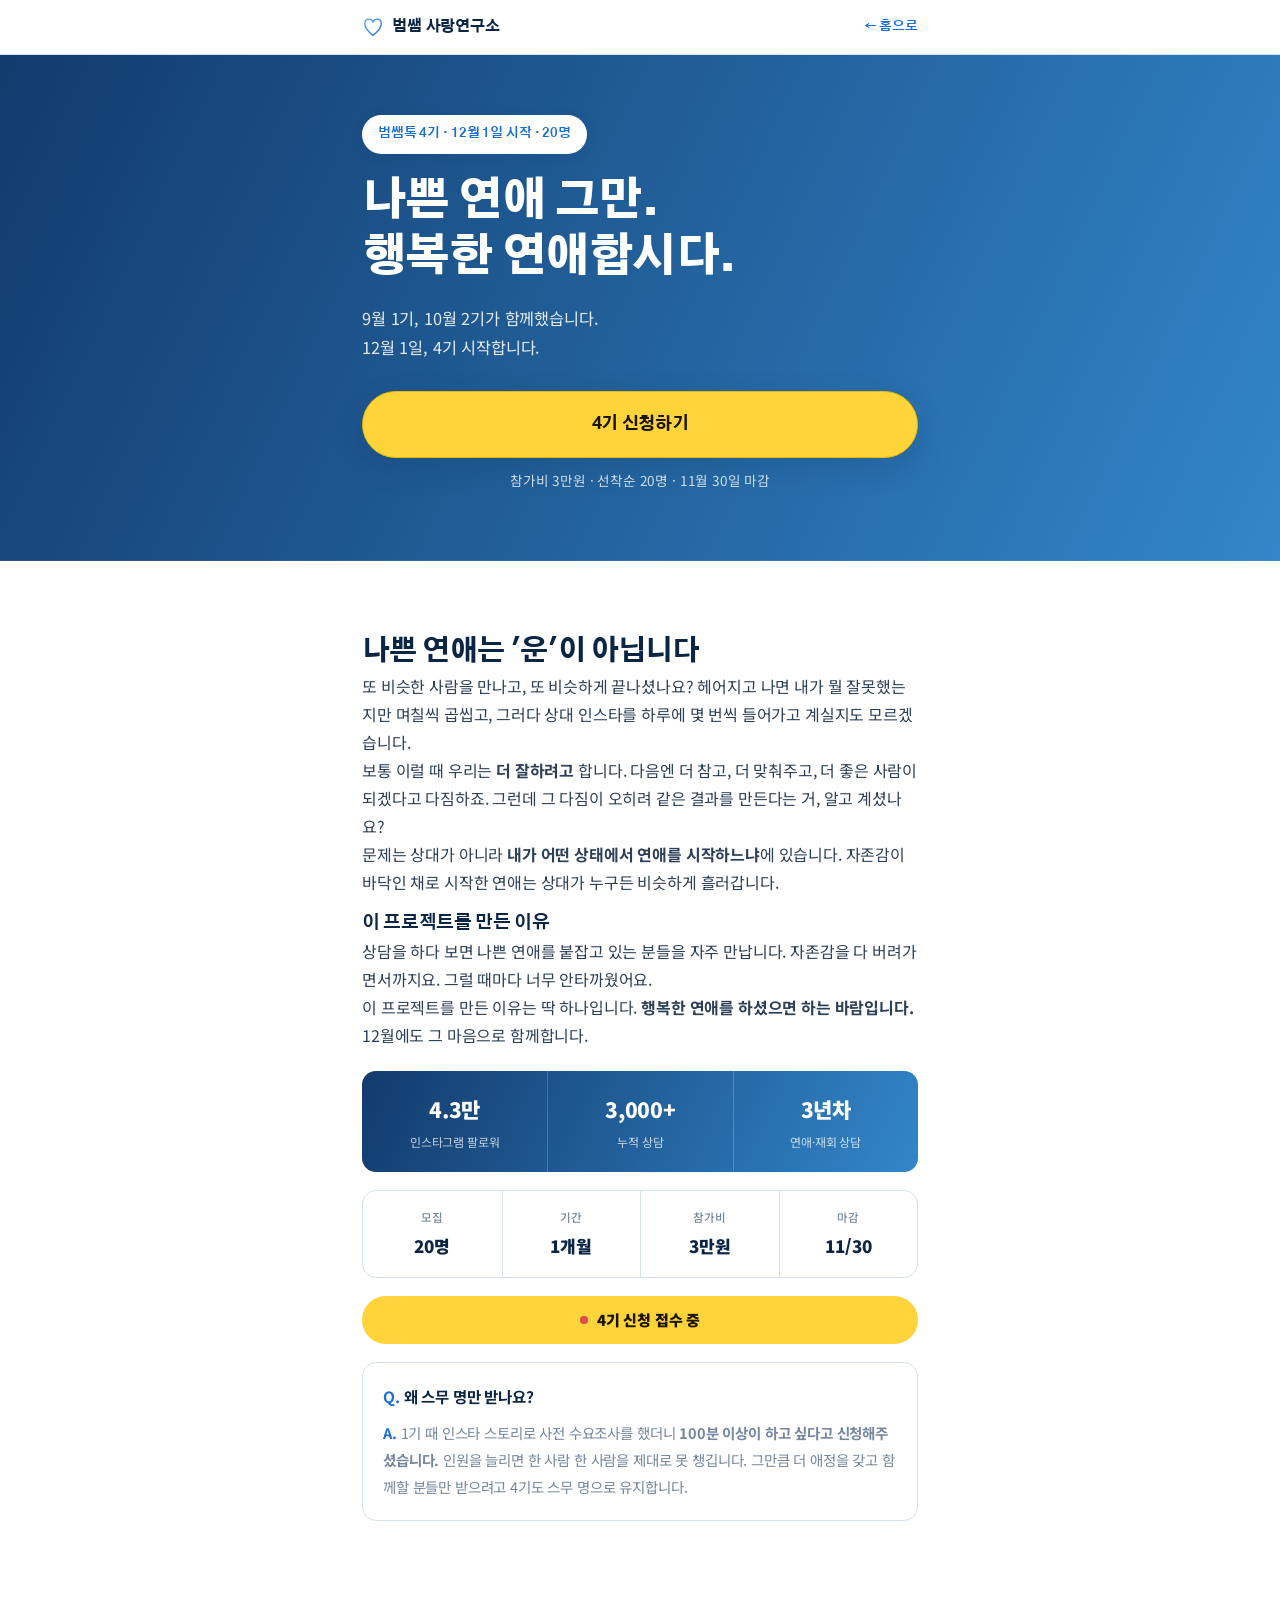
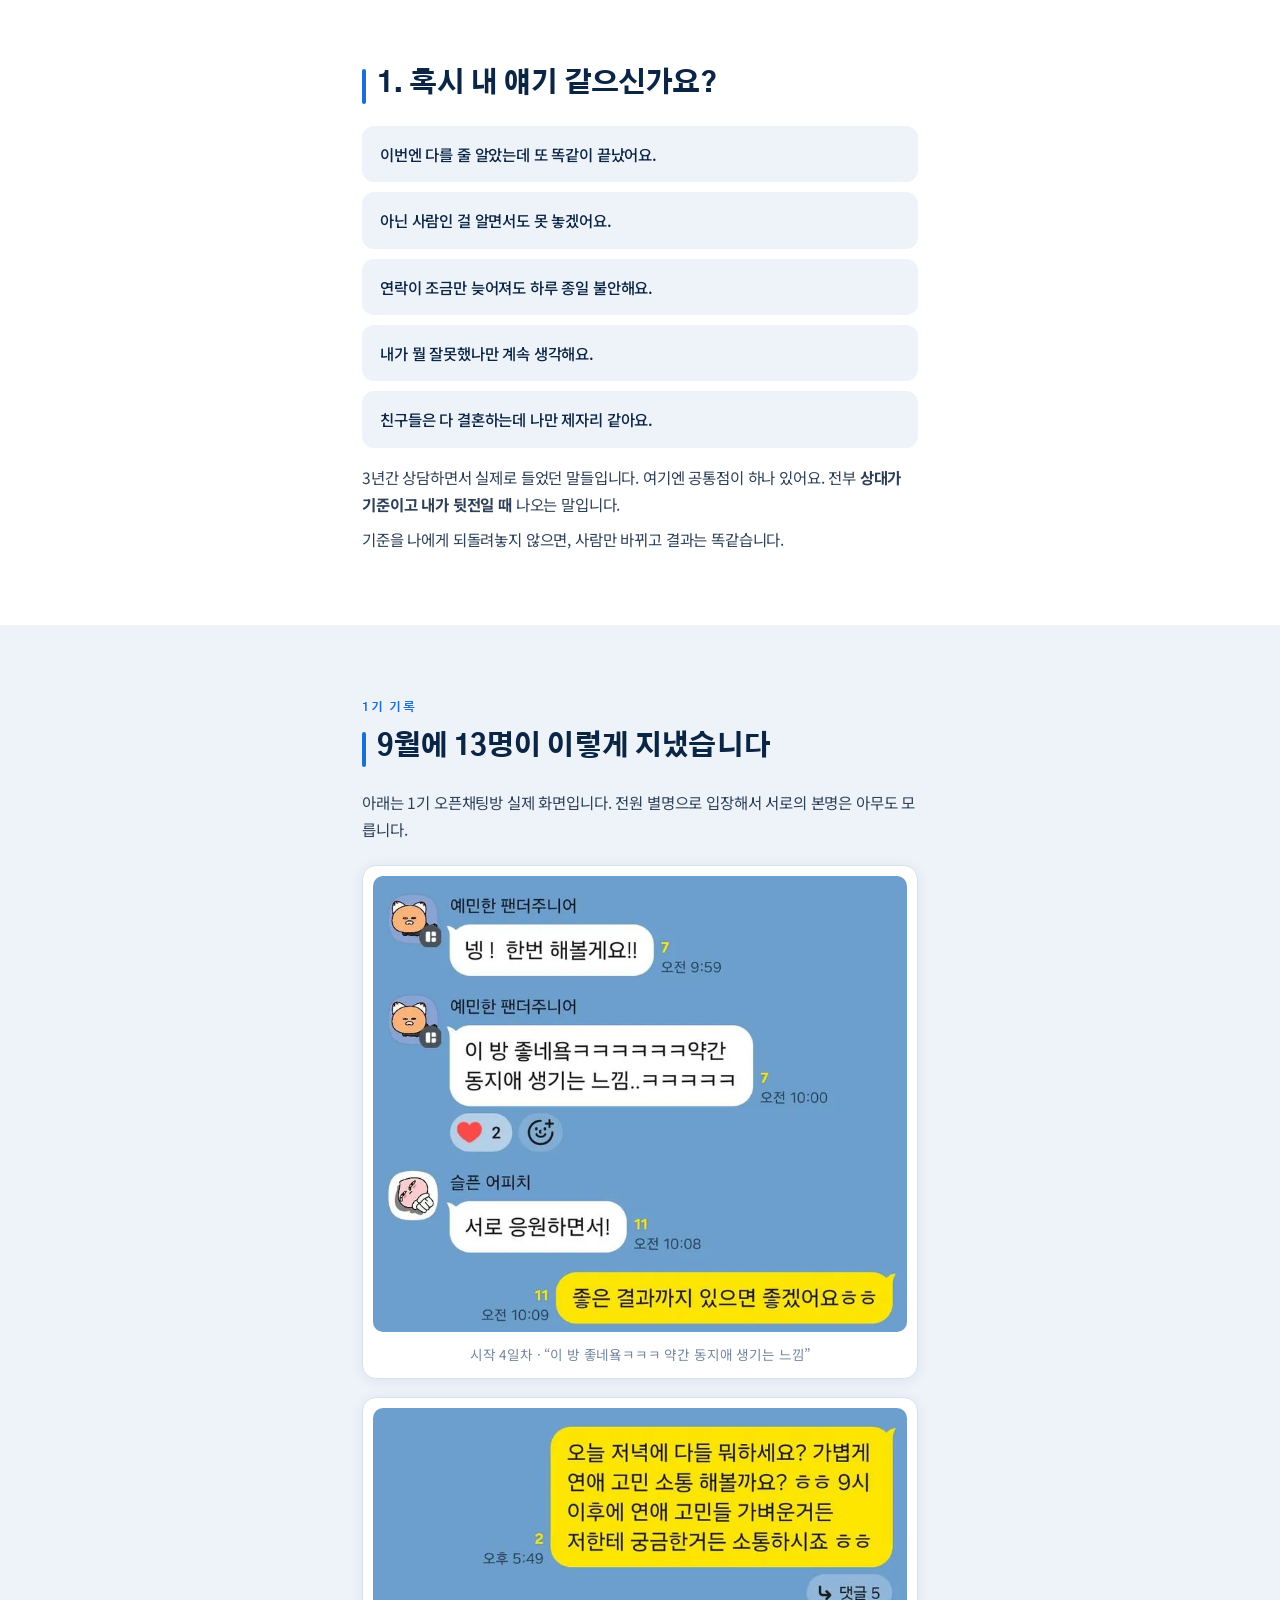
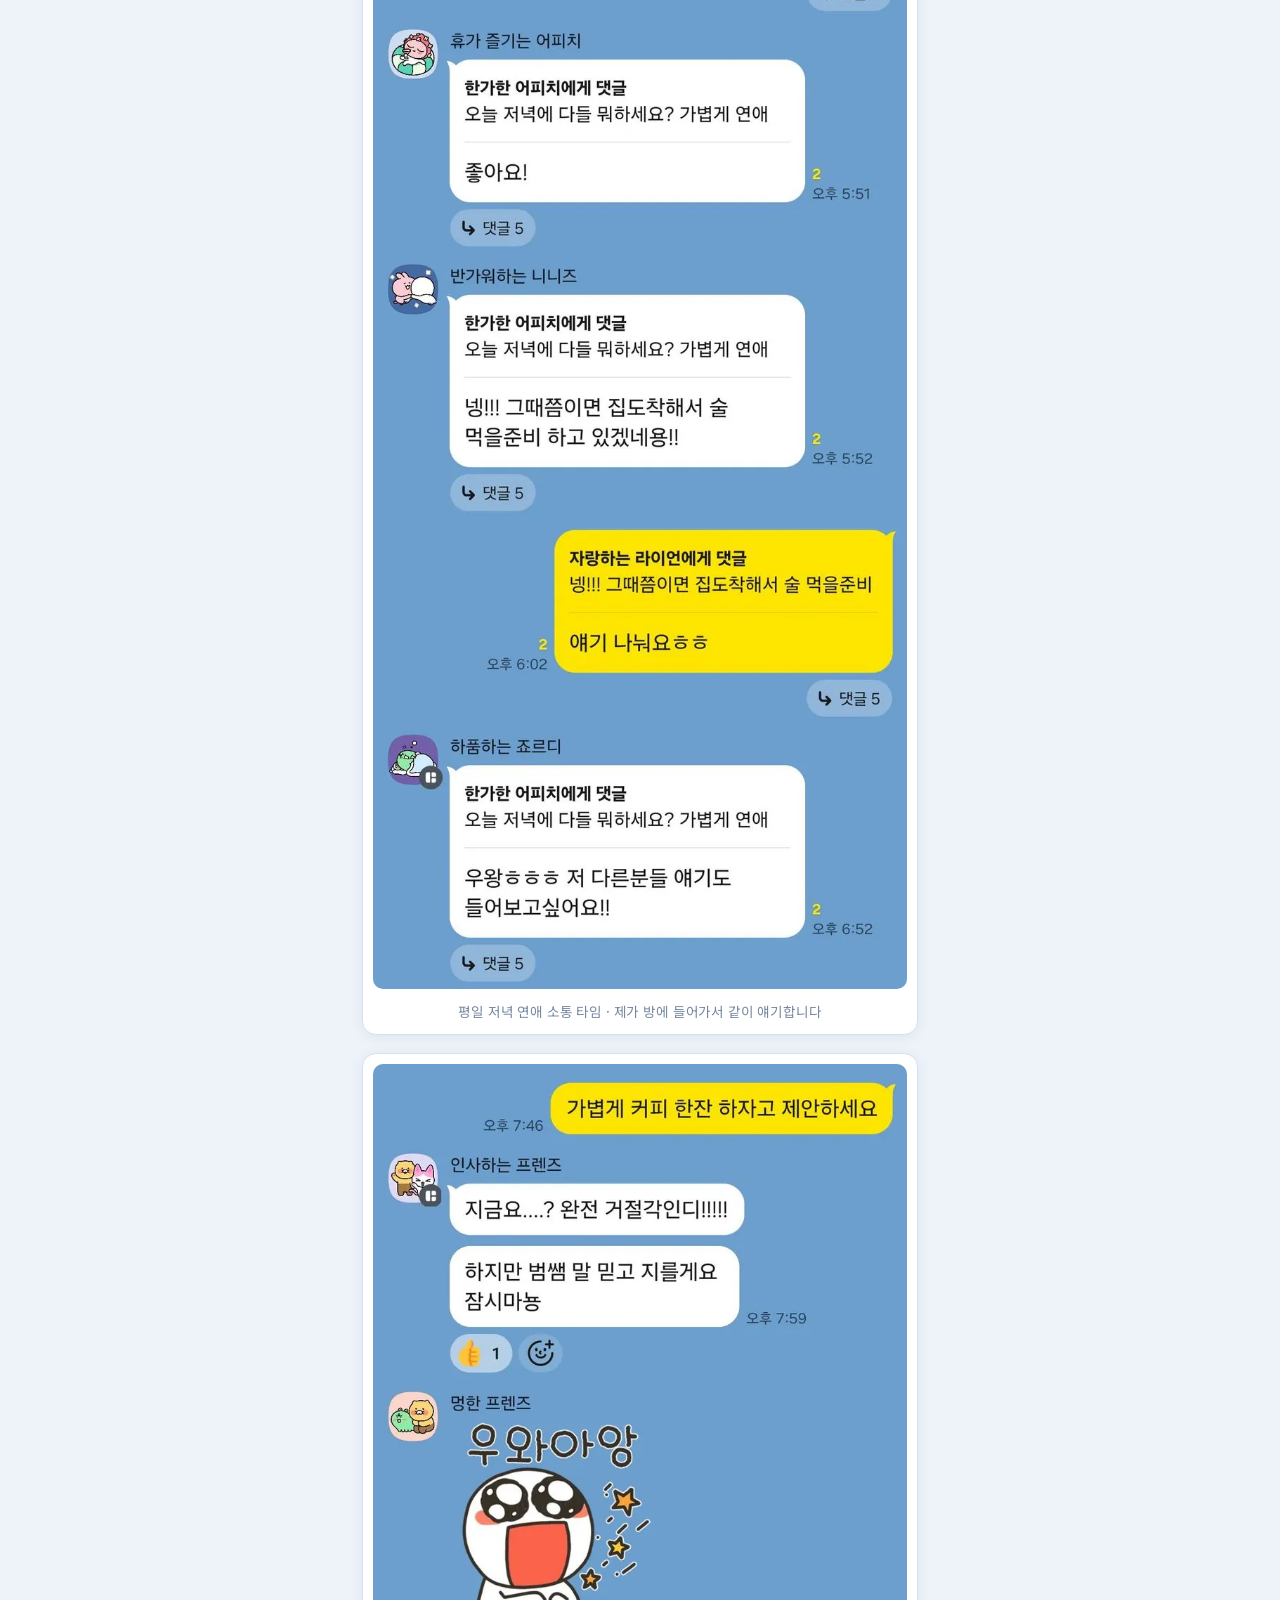
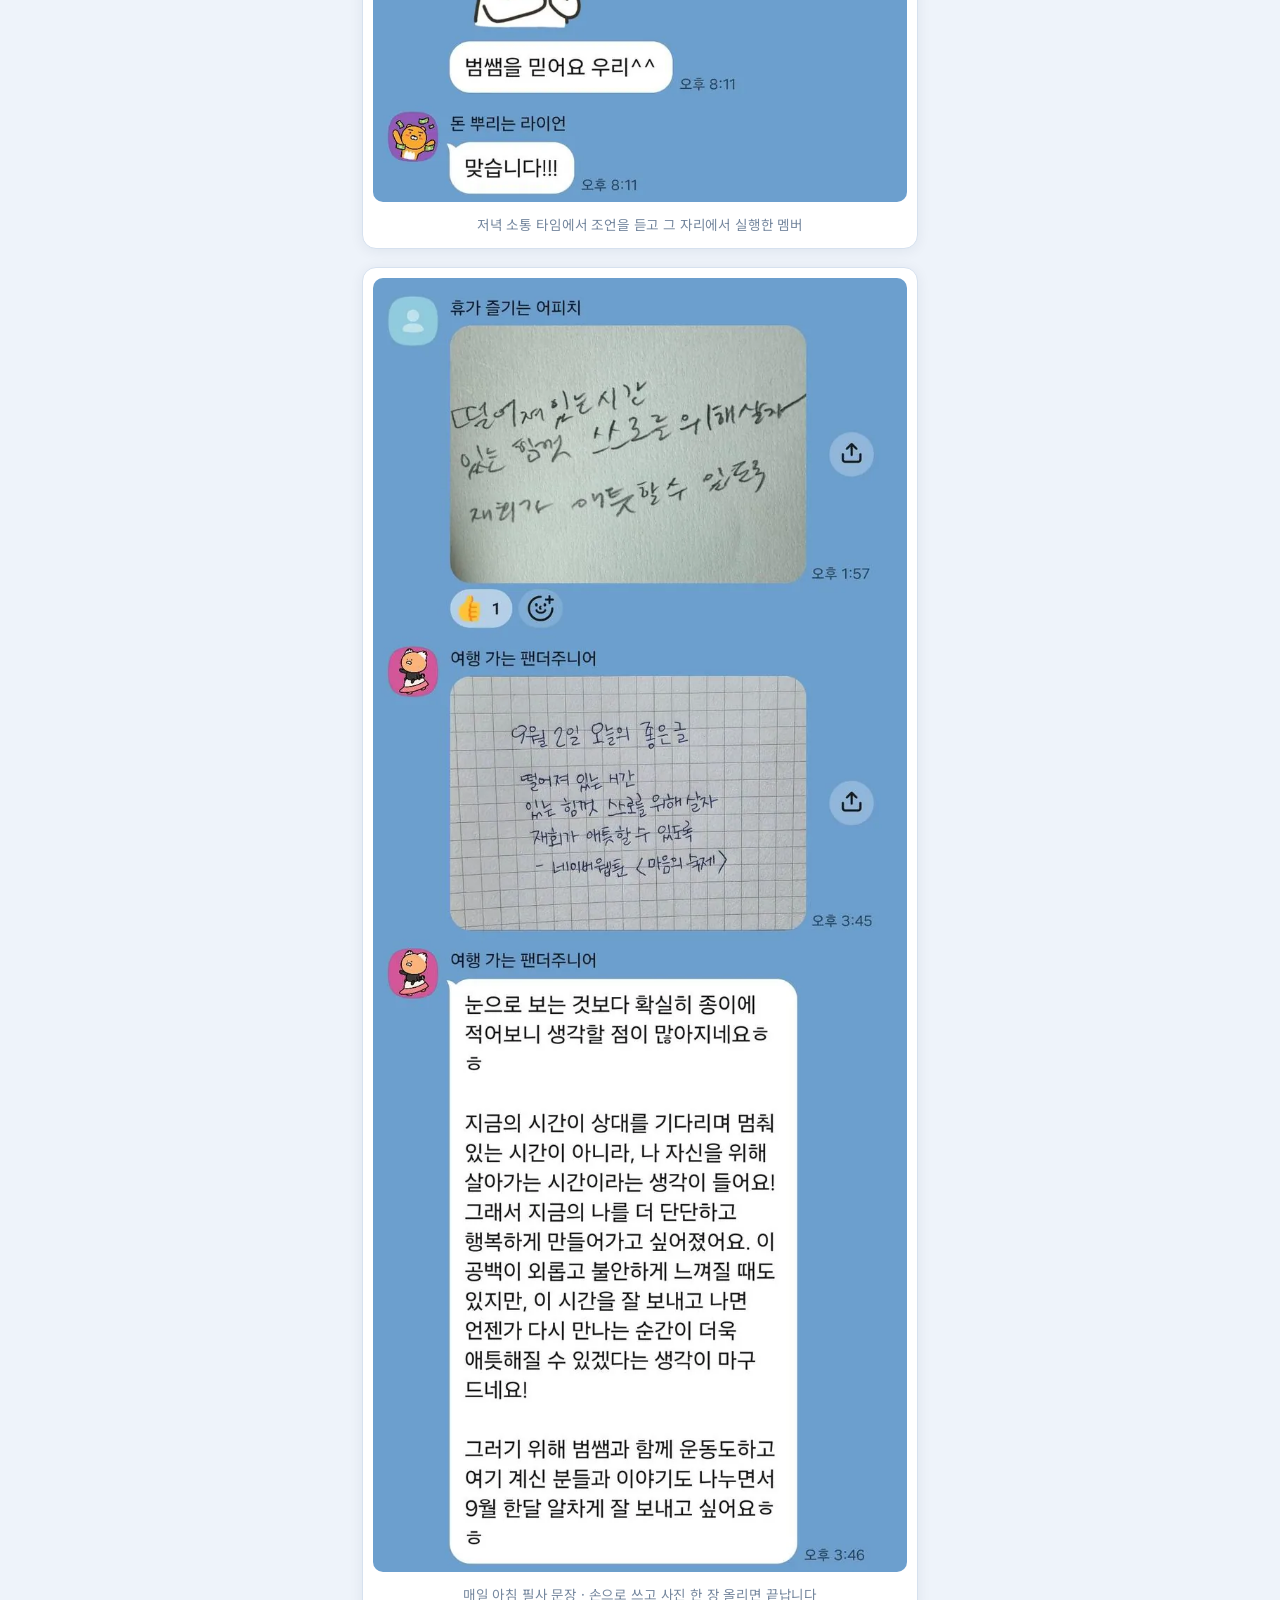
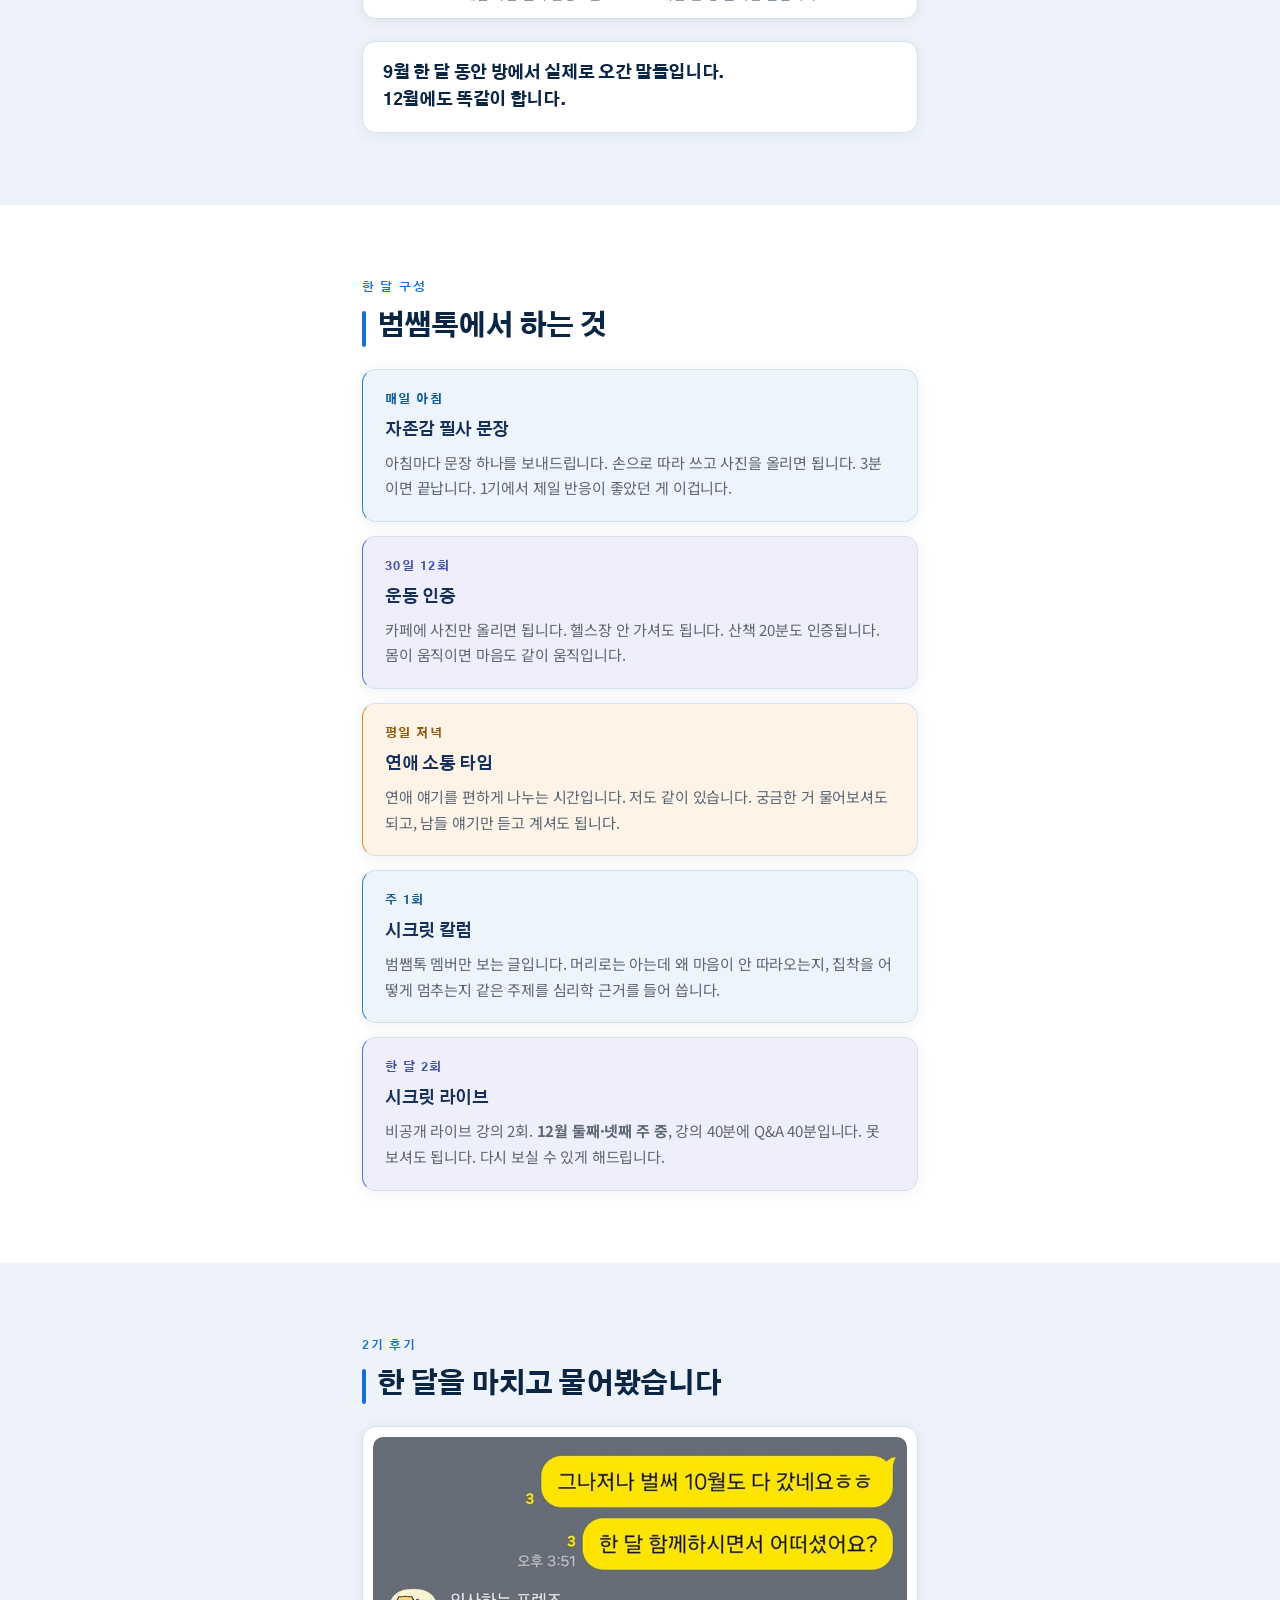
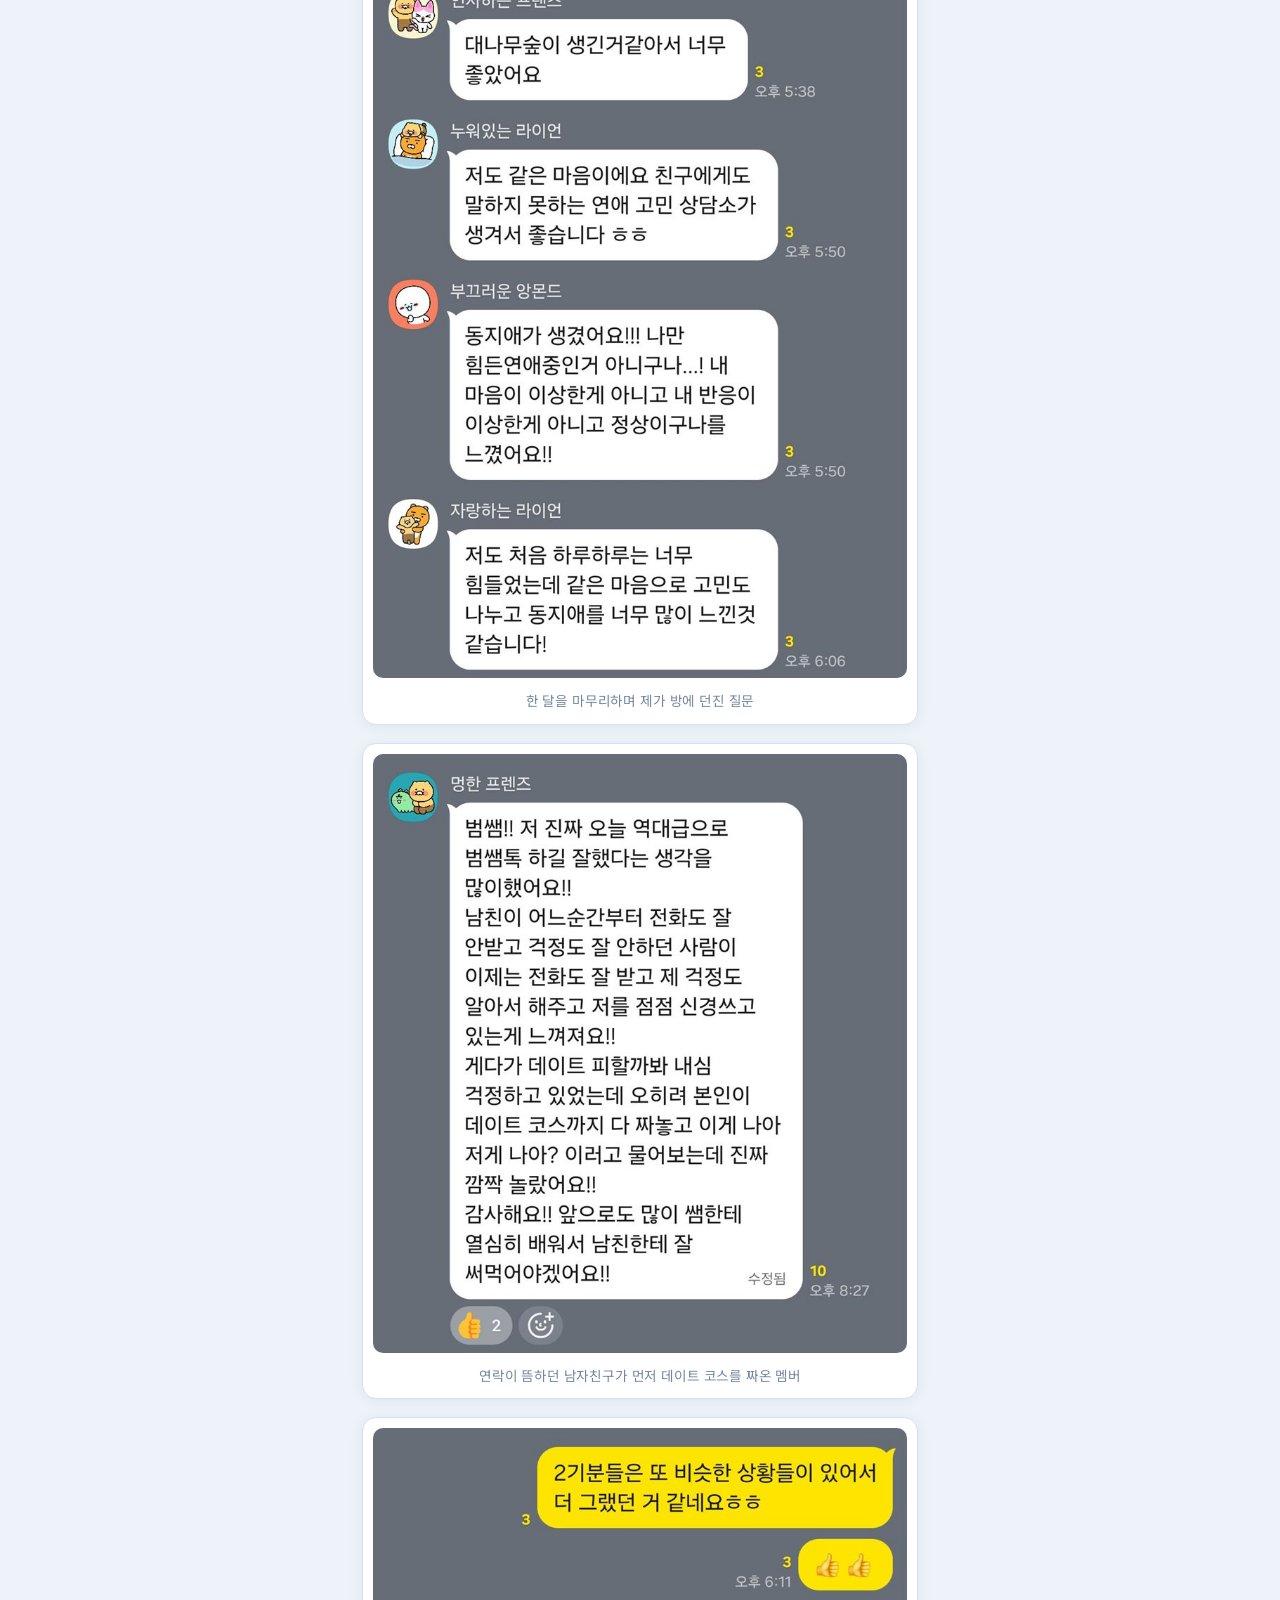
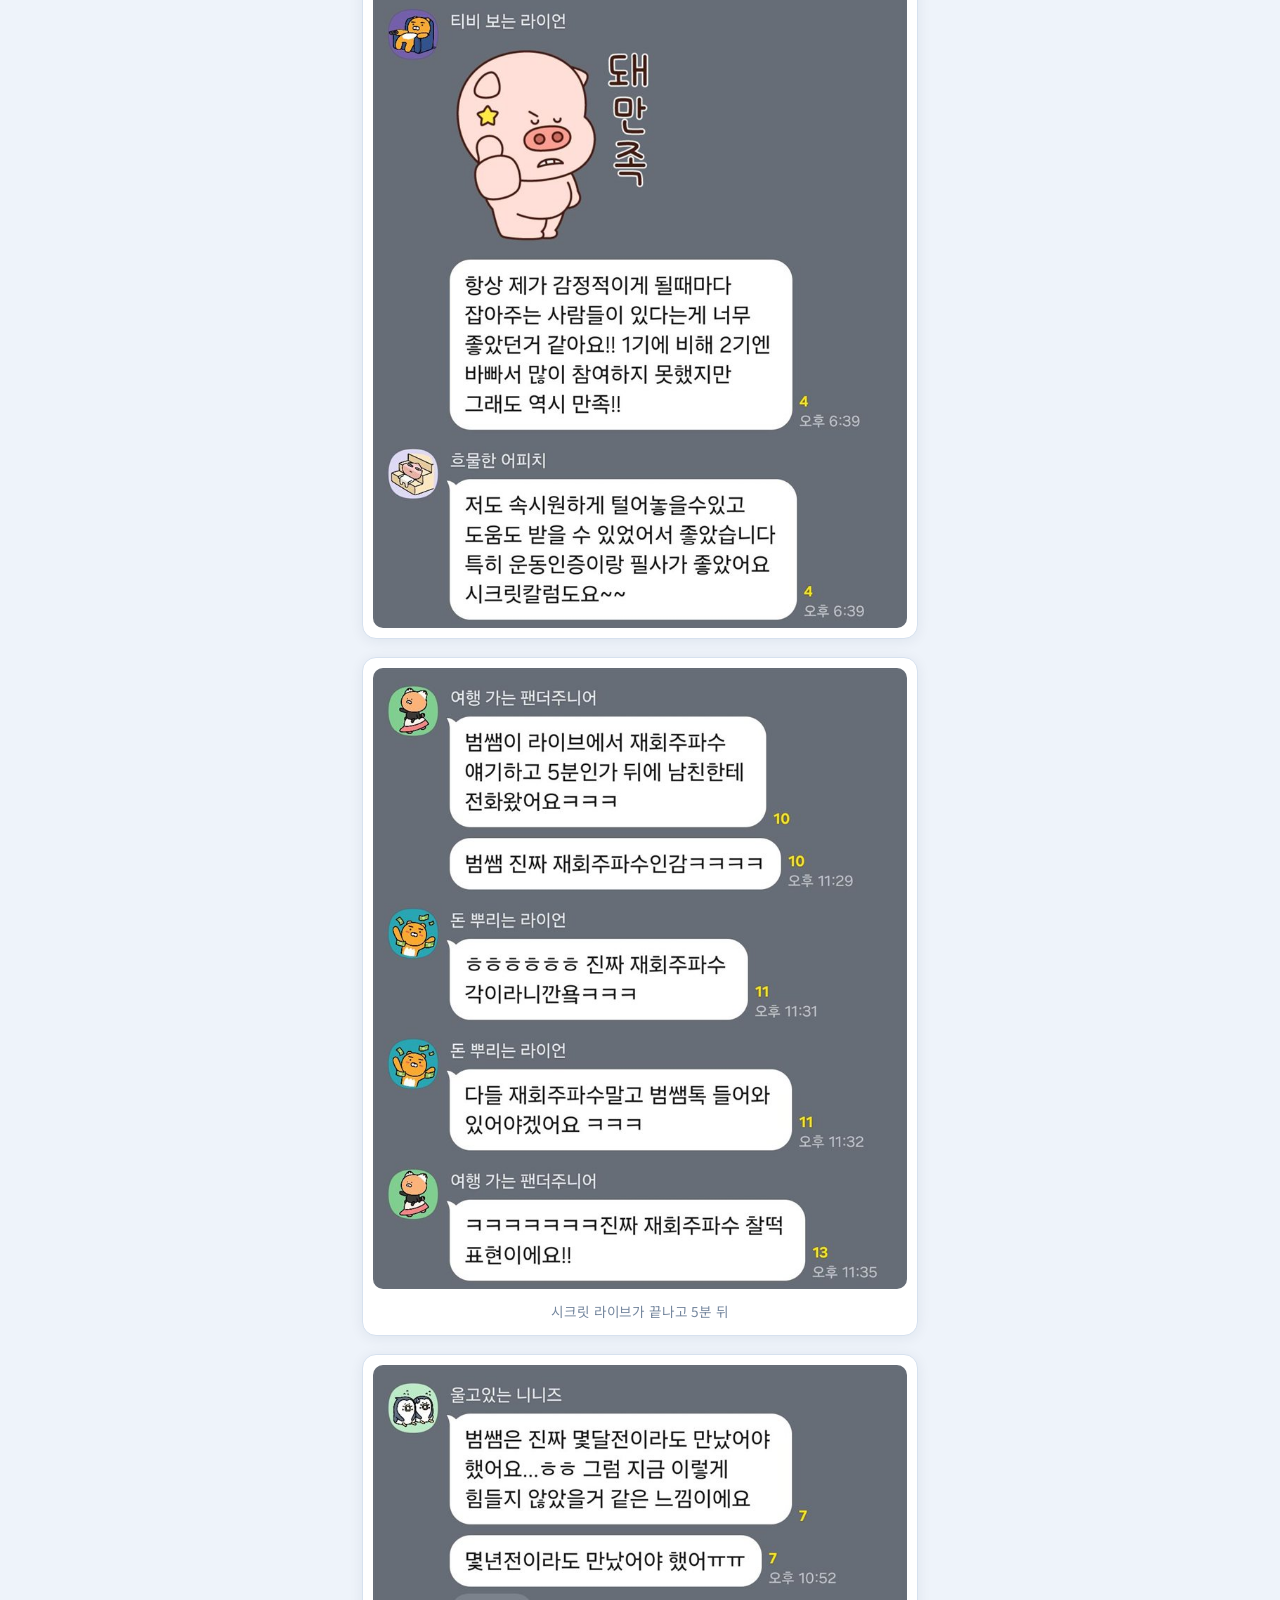
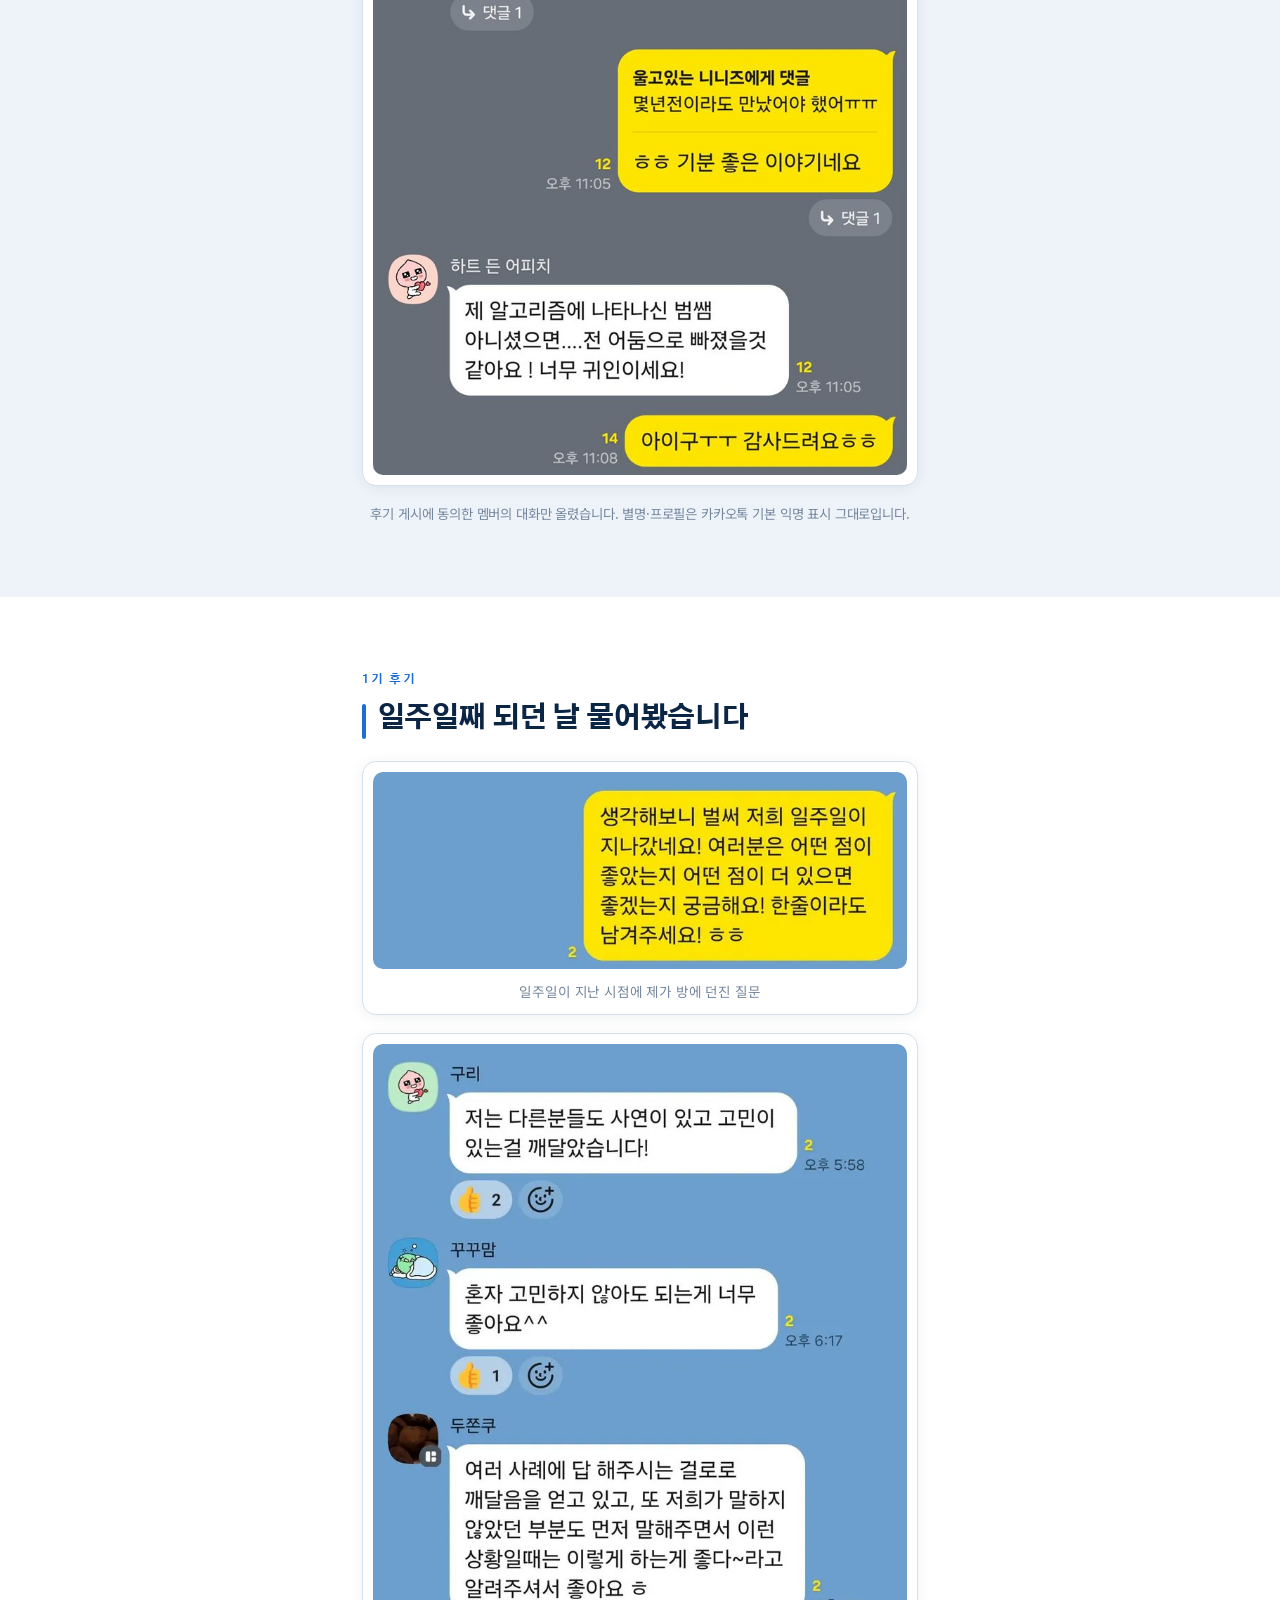
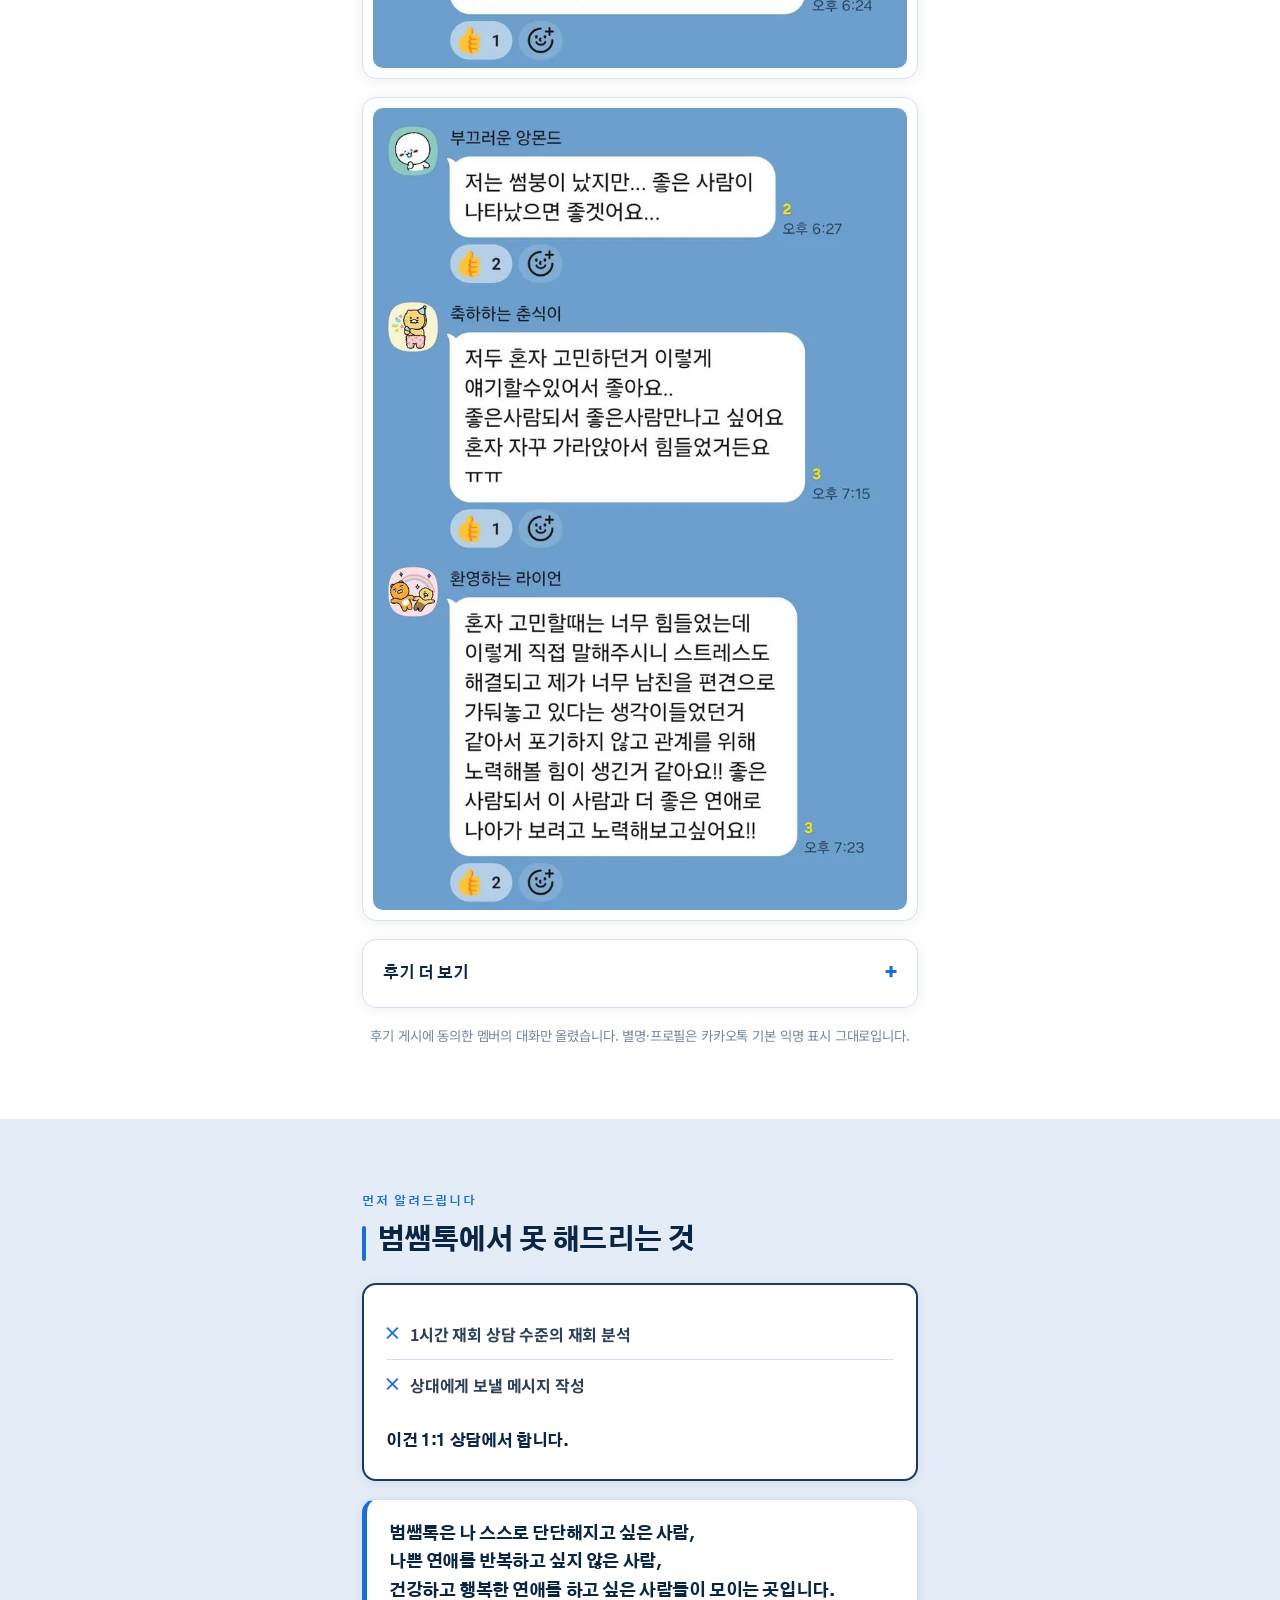
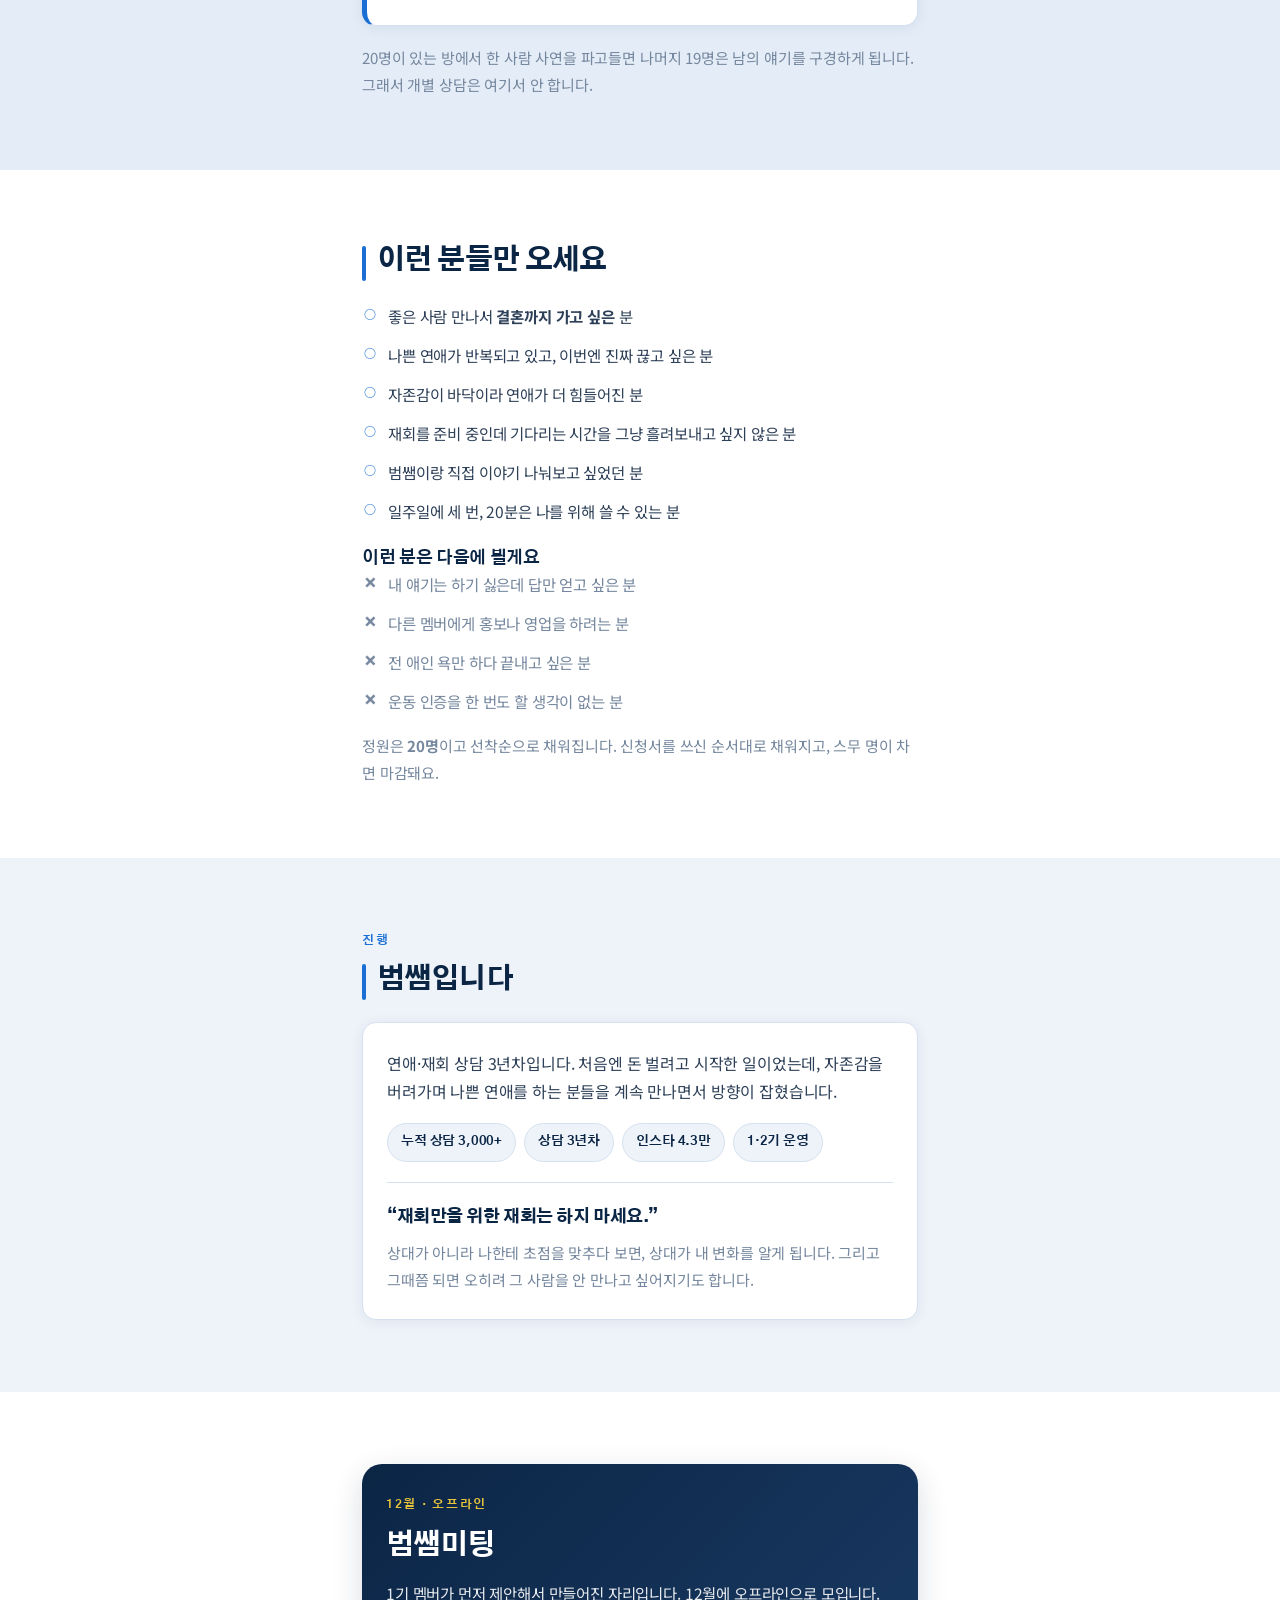
<file: beomssamtalk4.html>
<!doctype html>
<html lang="ko">
<head>
<meta charset="utf-8">
<meta name="viewport" content="width=device-width,initial-scale=1">
<title>범쌤톡 4기 · 건강한 연애를 지향하는 사람들이 모이는 공간</title>
<meta name="description" content="12월 한 달, 20명이 함께합니다. 매일 아침 필사 문장, 운동 인증, 평일 저녁 연애 소통 타임, 시크릿 라이브 2회. 참가비 3만원. 11월 30일 마감.">
<link rel="canonical" href="https://beomssaemlovelab.netlify.app/beomssamtalk4.html">
<meta property="og:type" content="website">
<meta property="og:site_name" content="범쌤의 사랑연구소">
<meta property="og:title" content="범쌤톡 4기 · 12월 1일 시작 · 20명">
<meta property="og:description" content="9월 1기, 10월 2기가 한 달을 같이 넘겼습니다. 혼자 버티지 마세요. 참가비 3만원, 11월 30일 마감.">
<meta property="og:image" content="https://beomssaemlovelab.netlify.app/images/beomssamtalk4/og.jpg">
<meta property="og:image:width" content="1200">
<meta property="og:image:height" content="630">
<meta property="og:url" content="https://beomssaemlovelab.netlify.app/beomssamtalk4.html">
<meta name="twitter:card" content="summary_large_image">
<style>*{box-sizing:border-box}html{-webkit-text-size-adjust:100%}body{margin:0}img{max-width:100%}</style>
<link rel="preconnect" href="https://fonts.googleapis.com">
<link rel="preconnect" href="https://fonts.gstatic.com" crossorigin>
<link rel="stylesheet" href="https://fonts.googleapis.com/css2?family=Gothic+A1:wght@500;700;800;900&family=Noto+Sans+KR:wght@400;500;700&display=swap">

<style>
:root{
  --navy:#0B2545;
  --navy-soft:#1A3A63;
  --blue:#1B6FD4;
  --blue-lite:#57A8F5;
  --yellow:#FFD43B;
  --yellow-deep:#E8B800;
  --ink:#2E4058;
  --muted:#75879E;
  --bg:#FFFFFF;
  --bg-alt:#EEF3FA;
  --bg-deep:#E3ECF7;
  --line:#D6E1EF;
  --card:#FFFFFF;
  --on-blue:#FFFFFF;
  --shadow:0 2px 14px rgba(11,37,69,.07);
  --shadow-lift:0 10px 30px rgba(11,37,69,.16);
  --radius:14px;
  --maxw:600px;
}
@media (prefers-color-scheme: dark){
  :root:not([data-theme="light"]){
    --navy:#E8F0FB;
    --navy-soft:#B9CCE4;
    --blue:#5AA0EE;
    --blue-lite:#8CC2F8;
    --yellow:#FFD43B;
    --yellow-deep:#FFE477;
    --ink:#C6D4E6;
    --muted:#8598B0;
    --bg:#0C1622;
    --bg-alt:#121F30;
    --bg-deep:#16283C;
    --line:#25384F;
    --card:#152337;
    --on-blue:#08131F;
    --shadow:0 2px 14px rgba(0,0,0,.4);
    --shadow-lift:0 10px 30px rgba(0,0,0,.55);
  }
}
:root[data-theme="dark"]{
  --navy:#E8F0FB;
  --navy-soft:#B9CCE4;
  --blue:#5AA0EE;
  --blue-lite:#8CC2F8;
  --yellow:#FFD43B;
  --yellow-deep:#FFE477;
  --ink:#C6D4E6;
  --muted:#8598B0;
  --bg:#0C1622;
  --bg-alt:#121F30;
  --bg-deep:#16283C;
  --line:#25384F;
  --card:#152337;
  --on-blue:#08131F;
  --shadow:0 2px 14px rgba(0,0,0,.4);
  --shadow-lift:0 10px 30px rgba(0,0,0,.55);
}

*{box-sizing:border-box}
body{
  background:var(--bg);
  color:var(--ink);
  font-family:"Noto Sans KR",-apple-system,BlinkMacSystemFont,"Apple SD Gothic Neo","Malgun Gothic",sans-serif;
  font-size:16px;
  line-height:1.75;
  letter-spacing:-.01em;
  -webkit-font-smoothing:antialiased;
}
.wrap{max-width:var(--maxw);margin:0 auto;padding:0 22px}
section{padding:56px 0}
.band{background:var(--bg-alt)}
.band-deep{background:var(--bg-deep)}

h1,h2,h3,.disp{font-family:"Gothic A1","Noto Sans KR",sans-serif;color:var(--navy);text-wrap:balance;margin:0}
h1{font-weight:900;font-size:2.2rem;line-height:1.28;letter-spacing:-.035em}
h2{font-weight:800;font-size:1.5rem;line-height:1.38;letter-spacing:-.03em}
h3{font-weight:700;font-size:1.08rem;line-height:1.5;letter-spacing:-.02em}
p{margin:0}

/* 페이지 상단바 (사이트 복귀용) */
.pagebar{
  position:sticky;top:0;z-index:30;background:var(--card);backdrop-filter:blur(8px);
  border-bottom:1px solid var(--line);
}
.pagebar__inner{
  max-width:var(--maxw);margin:0 auto;padding:14px 22px;
  display:flex;align-items:center;justify-content:space-between;gap:12px;
}
.pagebar__brand{display:flex;align-items:center;gap:8px;text-decoration:none;color:var(--navy);font-weight:800;font-size:15px;font-family:"Gothic A1",sans-serif;}
.pagebar__brand svg{width:22px;height:22px;flex:none;}
.pagebar__back{font-size:13px;font-weight:700;color:var(--blue);text-decoration:none;white-space:nowrap;font-family:"Gothic A1",sans-serif;}

/* 파란 세로바 소제목 */
.bar{
  display:flex;align-items:flex-start;gap:11px;
  margin-bottom:22px;
}
.bar::before{
  content:"";flex:0 0 4px;width:4px;align-self:stretch;min-height:1.5em;
  background:var(--blue);border-radius:2px;margin-top:.22em;
}
.eyebrow{
  font-family:"Gothic A1",sans-serif;font-weight:700;font-size:.76rem;
  letter-spacing:.14em;color:var(--blue);text-transform:uppercase;
  margin-bottom:10px;
}

/* HERO */
.hero{
  background:linear-gradient(115deg,#123B6D 0%,#3286C9 100%);
  padding:44px 0 52px;
  border-bottom:1px solid rgba(255,255,255,.12);
}
.badge{
  display:inline-block;
  font-family:"Gothic A1",sans-serif;font-weight:700;font-size:.8rem;
  color:#1B6FD4;background:#FFFFFF;
  border:1px solid rgba(255,255,255,.5);
  padding:7px 15px;border-radius:999px;letter-spacing:-.01em;
  box-shadow:var(--shadow);
}
.hero h1{margin:20px 0 0;color:#FFFFFF}
.hero-sub{
  margin-top:18px;font-size:1.02rem;color:rgba(255,255,255,.88);
}
.hero-sub b{color:#FFFFFF;font-weight:700}

/* 노란 알약 버튼 */
.pill{
  display:block;text-align:center;text-decoration:none;
  font-family:"Gothic A1",sans-serif;font-weight:800;font-size:1.08rem;
  color:#1A1400;background:var(--yellow);
  padding:17px 24px;border-radius:999px;
  box-shadow:var(--shadow-lift);
  border:1px solid var(--yellow-deep);
  letter-spacing:-.02em;
  transition:transform .16s ease, filter .16s ease;
}
.pill:hover{transform:translateY(-2px);filter:brightness(1.04)}
.pill:focus-visible{outline:3px solid var(--blue);outline-offset:3px}
.pill-note{
  text-align:center;font-size:.85rem;color:rgba(255,255,255,.78);margin-top:11px;
}

/* 파랑 그라데이션 CTA 박스 */
.cta-box{
  background:linear-gradient(135deg,var(--blue) 0%,var(--blue-lite) 100%);
  border-radius:20px;padding:32px 24px;
  box-shadow:var(--shadow-lift);
}
.cta-box .cta-head{
  font-family:"Gothic A1",sans-serif;font-weight:900;font-size:1.42rem;
  color:var(--on-blue);line-height:1.4;letter-spacing:-.03em;text-wrap:balance;
}
.cta-box .cta-body{color:var(--on-blue);opacity:.94;margin-top:12px;font-size:.96rem}
.cta-box .pill{margin-top:24px}

/* 문제 리스트 */
.probe{display:flex;flex-direction:column;gap:0;margin-top:4px}
.probe li{
  list-style:none;padding:15px 0;border-bottom:1px dashed var(--line);
  font-size:1rem;color:var(--ink);display:flex;gap:12px;align-items:flex-start;
}
.probe li:last-child{border-bottom:0}
.probe li::before{
  content:"";flex:0 0 7px;width:7px;height:7px;border-radius:50%;
  background:var(--blue-lite);margin-top:.65em;
}
.punch{
  margin-top:22px;padding:18px 20px;border-radius:var(--radius);
  background:var(--card);border:1px solid var(--line);
  font-family:"Gothic A1",sans-serif;font-weight:800;font-size:1.05rem;
  color:var(--navy);line-height:1.6;letter-spacing:-.02em;
  box-shadow:var(--shadow);
}

/* 실적 배지 — 히어로와 같은 고정 그라데이션(다크모드에서도 항상 안전) */
.hstat{
  display:grid;grid-template-columns:repeat(3,1fr);
  background:linear-gradient(115deg,#123B6D 0%,#3286C9 100%);
  border-radius:var(--radius);overflow:hidden;margin-top:22px;
}
.hstat div{padding:20px 6px;text-align:center;}
.hstat div + div{border-left:1px solid rgba(255,255,255,.2);}
.hstat b{display:block;font-size:21px;font-weight:900;color:#fff;}
.hstat span{display:block;font-size:12px;color:rgba(255,255,255,.75);margin-top:3px;}

/* 모집 정보 요약 표 */
.strip{
  display:grid;grid-template-columns:repeat(4,1fr);
  background:var(--card);border:1px solid var(--line);border-radius:var(--radius);
  overflow:hidden;margin-top:18px;
}
.strip div{padding:16px 8px;text-align:center;}
.strip div + div{border-left:1px solid var(--line);}
.strip dt{font-size:11.5px;color:var(--muted);font-weight:500;margin:0;}
.strip dd{margin:4px 0 0;font-size:17px;font-weight:900;color:var(--navy);}
@media (max-width:560px){
  .strip{grid-template-columns:repeat(2,1fr);}
  .strip div:nth-child(3){border-left:none;}
  .strip div:nth-child(n+3){border-top:1px solid var(--line);}
}

/* 마감 임박 안내 배지 */
.seats{
  display:flex;align-items:center;justify-content:center;gap:9px;
  background:var(--yellow);color:#1A1400;margin-top:18px;
  border-radius:100px;padding:11px 20px;font-size:15px;font-weight:900;
  letter-spacing:-.01em;
}
.seats .dot{
  width:8px;height:8px;border-radius:50%;background:#E5484D;flex:none;
  animation:blip 1.6s ease-in-out infinite;
}
@keyframes blip{0%,100%{opacity:1}50%{opacity:.35}}
@media (prefers-reduced-motion:reduce){ .seats .dot{animation:none;} }

/* Q&A 박스 */
.worry{display:flex;flex-direction:column;gap:12px;margin-top:18px;}
.worry-i{border:1px solid var(--line);border-radius:var(--radius);padding:20px 20px;}
.worry-i .q{font-size:15.5px;font-weight:700;color:var(--navy);margin:0;}
.worry-i .q::before{content:"Q. ";color:var(--blue);}
.worry-i .a{margin-top:10px;font-size:14.5px;color:var(--muted);line-height:1.85;}
.worry-i .a::before{content:"A. ";color:var(--blue);font-weight:700;}

/* 한 줄 카드형 공감 문구 */
.qline{
  background:var(--bg-alt);border-radius:12px;padding:15px 18px;
  font-size:15.5px;font-weight:500;color:var(--navy);line-height:1.7;
}
.qline + .qline{margin-top:10px;}

/* 범쌤톡에서 하는 것 — 색상 강조 (고정 라이트 팔레트, 다크모드에서도 항상 동일하게 보이도록 텍스트색 고정) */
.prog-item{border-left:4px solid transparent;}
.prog-item.c1{background:#EDF4FC;border-left-color:#2E7FC4;}
.prog-item.c1 .k{color:#0F5C99;}
.prog-item.c2{background:#EFEFFB;border-left-color:#5B6EC7;}
.prog-item.c2 .k{color:#4453A8;}
.prog-item.c3{background:#FDF3E7;border-left-color:#D98B2B;}
.prog-item.c3 .k{color:#8F5709;}
.prog-item.c1 h3,.prog-item.c2 h3,.prog-item.c3 h3{color:#16305C;}
.prog-item.c1 p,.prog-item.c2 p,.prog-item.c3 p{color:#5B6675;}

/* 단순 리스트 (오세요 / 다음에 뵐게요) */
.plist{list-style:none;padding:0;margin:0;display:flex;flex-direction:column;gap:11px;}
.plist li{display:flex;align-items:flex-start;gap:10px;font-size:15.5px;line-height:1.8;}
.plist .bl{flex:none;width:16px;text-align:center;color:var(--blue);font-weight:700;font-size:12px;line-height:1.9;}
.plist.no .bl{color:var(--muted);font-size:13px;}
.plist.no li{color:var(--muted);}

/* 카톡 캡처 */
.shots{display:flex;flex-direction:column;gap:18px;margin-top:4px}
.shot{
  margin:0;background:var(--card);border:1px solid var(--line);
  border-radius:var(--radius);padding:10px;box-shadow:var(--shadow);
}
.shot img{display:block;width:100%;height:auto;border-radius:10px}
.shot figcaption{
  margin-top:11px;padding:0 4px 2px;font-size:.85rem;color:var(--muted);
  text-align:center;line-height:1.65;
}
.more{
  margin-top:18px;background:var(--card);border:1px solid var(--line);
  border-radius:var(--radius);box-shadow:var(--shadow);
}
.more summary{
  cursor:pointer;list-style:none;padding:16px 20px;
  font-family:"Gothic A1",sans-serif;font-weight:700;font-size:.98rem;
  color:var(--navy);letter-spacing:-.02em;
  display:flex;justify-content:space-between;gap:12px;align-items:center;
}
.more summary::-webkit-details-marker{display:none}
.more summary::after{content:"+";color:var(--blue);font-weight:900;font-size:1.25rem;flex:0 0 auto}
.more[open] summary::after{content:"−"}
.more summary:focus-visible{outline:3px solid var(--blue);outline-offset:-3px;border-radius:var(--radius)}
.more .more-in{padding:2px 11px 14px}
.more .more-in .shots{margin-top:0}
.privacy-note{
  margin-top:16px;font-size:.84rem;color:var(--muted);line-height:1.7;text-align:center;
}
.nope-yes{
  margin-top:18px;background:var(--card);border:1px solid var(--line);
  border-left:5px solid var(--blue);border-radius:var(--radius);
  padding:20px 22px;box-shadow:var(--shadow);
  font-family:"Gothic A1",sans-serif;font-weight:800;font-size:1.04rem;
  color:var(--navy);line-height:1.72;letter-spacing:-.025em;
}

/* 인용 */
.quotes{display:flex;flex-direction:column;gap:16px;margin-top:4px}
.quote{
  background:var(--card);border:1px solid var(--line);
  border-left:4px solid var(--blue);
  border-radius:var(--radius);padding:20px 22px;box-shadow:var(--shadow);
}
.quote p{font-size:1rem;color:var(--ink);line-height:1.78}
.quote .who{
  margin-top:12px;font-family:"Gothic A1",sans-serif;font-weight:700;
  font-size:.8rem;color:var(--muted);letter-spacing:.02em;
}

/* 구성 */
.prog{display:flex;flex-direction:column;gap:14px;margin-top:4px}
.prog-item{
  background:var(--card);border:1px solid var(--line);border-radius:var(--radius);
  padding:20px 22px;box-shadow:var(--shadow);
}
.prog-item .k{
  font-family:"Gothic A1",sans-serif;font-weight:800;font-size:.74rem;
  letter-spacing:.12em;color:var(--blue);margin-bottom:7px;
}
.prog-item h3{margin-bottom:7px}
.prog-item p{font-size:.94rem;color:var(--muted);line-height:1.7}

/* 못 하는 것 */
.nope{
  background:var(--card);border:2px solid var(--navy-soft);
  border-radius:var(--radius);padding:24px 22px;box-shadow:var(--shadow);
}
.nope ul{margin:0;padding:0}
.nope li{
  list-style:none;padding:11px 0;border-bottom:1px solid var(--line);
  display:flex;gap:11px;align-items:flex-start;font-size:1rem;
}
.nope li:last-child{border-bottom:0}
.nope li .x{
  flex:0 0 auto;font-family:"Gothic A1",sans-serif;font-weight:900;
  color:var(--blue);font-size:1rem;line-height:1.75;
}
.nope-after{
  margin-top:18px;font-family:"Gothic A1",sans-serif;font-weight:800;
  font-size:1.02rem;color:var(--navy);line-height:1.62;letter-spacing:-.02em;
}

/* 두 칸 대비 */
.fit{display:flex;flex-direction:column;gap:16px;margin-top:4px}
.fit-col{
  background:var(--card);border:1px solid var(--line);
  border-radius:var(--radius);padding:22px;box-shadow:var(--shadow);
}
.fit-col.yes{border-top:5px solid var(--blue)}
.fit-col.no{border-top:5px solid var(--muted)}
.fit-col h3{margin-bottom:14px}
.fit-col ul{margin:0;padding:0}
.fit-col li{
  list-style:none;padding:9px 0;font-size:.97rem;
  border-bottom:1px dashed var(--line);
}
.fit-col li:last-child{border-bottom:0}

/* 범쌤 소개 */
.me{
  background:var(--card);border:1px solid var(--line);
  border-radius:var(--radius);padding:26px 24px;box-shadow:var(--shadow);
}
.me .creds{
  display:flex;flex-wrap:wrap;gap:8px;margin:18px 0 0;padding:0;
}
.me .creds li{
  list-style:none;font-family:"Gothic A1",sans-serif;font-weight:700;
  font-size:.82rem;color:var(--navy);background:var(--bg-alt);
  border:1px solid var(--line);padding:7px 13px;border-radius:999px;
}
.saying{
  margin-top:20px;padding-top:20px;border-top:1px solid var(--line);
  font-family:"Gothic A1",sans-serif;font-weight:800;font-size:1.08rem;
  color:var(--navy);line-height:1.6;letter-spacing:-.025em;
}
.saying + p{margin-top:10px;font-size:.94rem;color:var(--muted)}

/* 정보 테이블 */
.spec{
  width:100%;border-collapse:collapse;
  background:var(--card);border:1px solid var(--line);
  border-radius:var(--radius);overflow:hidden;box-shadow:var(--shadow);
}
.spec th,.spec td{
  text-align:left;padding:14px 16px;border-bottom:1px solid var(--line);
  font-size:.96rem;vertical-align:top;
}
.spec tr:last-child th,.spec tr:last-child td{border-bottom:0}
.spec th{
  font-family:"Gothic A1",sans-serif;font-weight:700;color:var(--muted);
  width:34%;background:var(--bg-alt);font-size:.9rem;white-space:nowrap;
}
.spec td{color:var(--ink);font-variant-numeric:tabular-nums}
.spec td b{color:var(--navy);font-weight:700}
.spec-wrap{overflow-x:auto}

/* FAQ */
.faq{display:flex;flex-direction:column;gap:11px;margin-top:4px}
.faq details{
  background:var(--card);border:1px solid var(--line);
  border-radius:var(--radius);box-shadow:var(--shadow);
}
.faq summary{
  cursor:pointer;list-style:none;padding:17px 20px;
  font-family:"Gothic A1",sans-serif;font-weight:700;font-size:1rem;
  color:var(--navy);letter-spacing:-.02em;
  display:flex;justify-content:space-between;gap:12px;align-items:center;
}
.faq summary::-webkit-details-marker{display:none}
.faq summary::after{
  content:"+";color:var(--blue);font-weight:900;font-size:1.25rem;flex:0 0 auto;
}
.faq details[open] summary::after{content:"−"}
.faq summary:focus-visible{outline:3px solid var(--blue);outline-offset:-3px;border-radius:var(--radius)}
.faq .ans{padding:0 20px 19px;font-size:.96rem;color:var(--ink);line-height:1.78}

/* 12월 */
.dec{
  background:linear-gradient(135deg,var(--navy) 0%,var(--navy-soft) 100%);
  border-radius:20px;padding:30px 24px;box-shadow:var(--shadow-lift);
}
.dec .dec-eye{
  font-family:"Gothic A1",sans-serif;font-weight:700;font-size:.76rem;
  letter-spacing:.14em;color:var(--yellow);margin-bottom:12px;
}
.dec h2{color:var(--bg);margin-bottom:14px}
.dec p{color:var(--bg);opacity:.9;font-size:.97rem}
/* 다크모드 보정: .dec는 --navy가 밝은 색으로 반전되는데 --yellow는 고정값이라
   글자가 안 보이게 되는 문제 수정 (대비 1.24:1 -> 5.5:1 이상) */
@media (prefers-color-scheme: dark){
  :root:not([data-theme="light"]) .dec .dec-eye{ color:#5C4500; }
}
:root[data-theme="dark"] .dec .dec-eye{ color:#5C4500; }

footer{
  padding:38px 0 56px;border-top:1px solid var(--line);
  text-align:center;color:var(--muted);font-size:.85rem;line-height:1.9;
}
footer b{color:var(--navy);font-weight:700;font-family:"Gothic A1",sans-serif}
footer a{color:var(--blue);font-weight:700;text-decoration:none;font-family:"Gothic A1",sans-serif;}

@media (min-width:680px){
  h1{font-size:2.75rem}
  h2{font-size:1.75rem}
  section{padding:72px 0}
  .fit{flex-direction:row}
  .fit-col{flex:1}
  .hero{padding:60px 0 68px}
}
@media (prefers-reduced-motion:reduce){
  *{transition:none!important;animation:none!important}
}
</style>
</head>
<body>

<div class="pagebar">
  <div class="pagebar__inner">
    <a class="pagebar__brand" href="index.html">
      <svg viewBox="0 0 104 104"><defs><linearGradient id="bt2Logo" x1="0" y1="0" x2="1" y2="1"><stop offset="0" stop-color="#57A8F5"/><stop offset="1" stop-color="#1B6FD4"/></linearGradient></defs>
      <path d="M52 92 C24 70 13 54 13 37 C13 24 22 15 34 15 C43 15 49 21 52 28 C55 21 61 15 70 15 C82 15 91 24 91 37 C91 54 80 70 52 92 Z" fill="none" stroke="url(#bt2Logo)" stroke-width="6.5" stroke-linejoin="round" stroke-linecap="round"/></svg>
      범쌤 사랑연구소
    </a>
    <a class="pagebar__back" href="index.html">← 홈으로</a>
  </div>
</div>

<div class="hero">
  <div class="wrap">
    <span class="badge">범쌤톡 4기 · 12월 1일 시작 · 20명</span>
    <h1>나쁜 연애 그만.<br>행복한 연애합시다.</h1>
    <p class="hero-sub">9월 1기, 10월 2기가 함께했습니다.<br>12월 1일, 4기 시작합니다.</p>
    <div style="margin-top:30px">
      <a class="pill" href="https://docs.google.com/forms/d/e/1FAIpQLSeK7foMoZMhSoFLL1FVVe6qBJKkerx4dcCCd20K2GkVP33Kog/viewform" target="_blank" rel="noopener">4기 신청하기</a>
      <p class="pill-note">참가비 3만원 · 선착순 20명 · 11월 30일 마감</p>
    </div>
  </div>
</div>

<section>
  <div class="wrap blk">
    <h2 class="stitle">나쁜 연애는 '운'이 아닙니다</h2>
    <p>또 비슷한 사람을 만나고, 또 비슷하게 끝나셨나요? 헤어지고 나면 내가 뭘 잘못했는지만 며칠씩 곱씹고, 그러다 상대 인스타를 하루에 몇 번씩 들어가고 계실지도 모르겠습니다.</p>
    <p>보통 이럴 때 우리는 <strong>더 잘하려고</strong> 합니다. 다음엔 더 참고, 더 맞춰주고, 더 좋은 사람이 되겠다고 다짐하죠. 그런데 그 다짐이 오히려 같은 결과를 만든다는 거, 알고 계셨나요?</p>
    <p>문제는 상대가 아니라 <strong>내가 어떤 상태에서 연애를 시작하느냐</strong>에 있습니다. 자존감이 바닥인 채로 시작한 연애는 상대가 누구든 비슷하게 흘러갑니다.</p>
    <h3 style="margin-top:14px;font-size:18px;">이 프로젝트를 만든 이유</h3>
    <p>상담을 하다 보면 나쁜 연애를 붙잡고 있는 분들을 자주 만납니다. 자존감을 다 버려가면서까지요. 그럴 때마다 너무 안타까웠어요.</p>
    <p>이 프로젝트를 만든 이유는 딱 하나입니다. <strong>행복한 연애를 하셨으면 하는 바람입니다.</strong> 12월에도 그 마음으로 함께합니다.</p>
    <div class="hstat">
      <div><b>4.3만</b><span>인스타그램 팔로워</span></div>
      <div><b>3,000+</b><span>누적 상담</span></div>
      <div><b>3년차</b><span>연애·재회 상담</span></div>
    </div>

    <dl class="strip">
      <div><dt>모집</dt><dd>20명</dd></div>
      <div><dt>기간</dt><dd>1개월</dd></div>
      <div><dt>참가비</dt><dd>3만원</dd></div>
      <div><dt>마감</dt><dd>11/30</dd></div>
    </dl>

    <p class="seats"><span class="dot"></span>4기 신청 접수 중</p>

    <div class="worry">
      <div class="worry-i">
        <p class="q">왜 스무 명만 받나요?</p>
        <p class="a">1기 때 인스타 스토리로 사전 수요조사를 했더니 <strong>100분 이상이 하고 싶다고 신청해주셨습니다.</strong> 인원을 늘리면 한 사람 한 사람을 제대로 못 챙깁니다. 그만큼 더 애정을 갖고 함께할 분들만 받으려고 4기도 스무 명으로 유지합니다.</p>
      </div>
    </div>
  </div>
</section>

<div class="sep"></div>

<section>
  <div class="wrap">
    <div class="bar"><h2>1. 혹시 내 얘기 같으신가요?</h2></div>
    <div>
      <p class="qline">이번엔 다를 줄 알았는데 또 똑같이 끝났어요.</p>
      <p class="qline">아닌 사람인 걸 알면서도 못 놓겠어요.</p>
      <p class="qline">연락이 조금만 늦어져도 하루 종일 불안해요.</p>
      <p class="qline">내가 뭘 잘못했나만 계속 생각해요.</p>
      <p class="qline">친구들은 다 결혼하는데 나만 제자리 같아요.</p>
    </div>
    <p style="margin-top:16px;font-size:.97rem;color:var(--ink)">3년간 상담하면서 실제로 들었던 말들입니다. 여기엔 공통점이 하나 있어요. 전부 <strong>상대가 기준이고 내가 뒷전일 때</strong> 나오는 말입니다.</p>
    <p style="margin-top:8px;font-size:.97rem;color:var(--ink)">기준을 나에게 되돌려놓지 않으면, 사람만 바뀌고 결과는 똑같습니다.</p>
  </div>
</section>

<section class="band">
  <div class="wrap">
    <p class="eyebrow">1기 기록</p>
    <div class="bar"><h2>9월에 13명이 이렇게 지냈습니다</h2></div>
    <p style="margin-bottom:22px;font-size:.97rem;color:var(--ink)">아래는 1기 오픈채팅방 실제 화면입니다. 전원 별명으로 입장해서 서로의 본명은 아무도 모릅니다.</p>
    <div class="shots">
      <figure class="shot">
        <picture>
          <source type="image/webp" srcset="images/beomssamtalk2/01-room-day4.webp">
          <img loading="lazy" width="760" height="649" alt="범쌤톡 1기 오픈채팅방 대화 캡처" src="images/beomssamtalk2/01-room-day4.jpg">
        </picture>
        <figcaption>시작 4일차 · “이 방 좋네욬ㅋㅋㅋ 약간 동지애 생기는 느낌”</figcaption>
      </figure>
      <figure class="shot">
        <picture>
          <source type="image/webp" srcset="images/beomssamtalk2/02-evening-talk.webp">
          <img loading="lazy" width="760" height="1681" alt="범쌤톡 1기 오픈채팅방 대화 캡처" src="images/beomssamtalk2/02-evening-talk.jpg">
        </picture>
        <figcaption>평일 저녁 연애 소통 타임 · 제가 방에 들어가서 같이 얘기합니다</figcaption>
      </figure>
      <figure class="shot">
        <picture>
          <source type="image/webp" srcset="images/beomssamtalk2/03-coffee-advice.webp">
          <img loading="lazy" width="760" height="1050" alt="범쌤톡 1기 오픈채팅방 대화 캡처" src="images/beomssamtalk2/03-coffee-advice.jpg">
        </picture>
        <figcaption>저녁 소통 타임에서 조언을 듣고 그 자리에서 실행한 멤버</figcaption>
      </figure>
      <figure class="shot">
        <picture>
          <source type="image/webp" srcset="images/beomssamtalk2/04-pilsa.webp">
          <img loading="lazy" width="760" height="1843" alt="범쌤톡 1기 오픈채팅방 대화 캡처" src="images/beomssamtalk2/04-pilsa.jpg">
        </picture>
        <figcaption>매일 아침 필사 문장 · 손으로 쓰고 사진 한 장 올리면 끝납니다</figcaption>
      </figure>
    </div>
    <div class="punch">9월 한 달 동안 방에서 실제로 오간 말들입니다.<br>12월에도 똑같이 합니다.</div>
  </div>
</section>

<section>
  <div class="wrap">
    <p class="eyebrow">한 달 구성</p>
    <div class="bar"><h2>범쌤톡에서 하는 것</h2></div>
    <div class="prog">
      <div class="prog-item c1">
        <p class="k">매일 아침</p>
        <h3>자존감 필사 문장</h3>
        <p>아침마다 문장 하나를 보내드립니다. 손으로 따라 쓰고 사진을 올리면 됩니다. 3분이면 끝납니다. 1기에서 제일 반응이 좋았던 게 이겁니다.</p>
      </div>
      <div class="prog-item c2">
        <p class="k">30일 12회</p>
        <h3>운동 인증</h3>
        <p>카페에 사진만 올리면 됩니다. 헬스장 안 가셔도 됩니다. 산책 20분도 인증됩니다. 몸이 움직이면 마음도 같이 움직입니다.</p>
      </div>
      <div class="prog-item c3">
        <p class="k">평일 저녁</p>
        <h3>연애 소통 타임</h3>
        <p>연애 얘기를 편하게 나누는 시간입니다. 저도 같이 있습니다. 궁금한 거 물어보셔도 되고, 남들 얘기만 듣고 계셔도 됩니다.</p>
      </div>
      <div class="prog-item c1">
        <p class="k">주 1회</p>
        <h3>시크릿 칼럼</h3>
        <p>범쌤톡 멤버만 보는 글입니다. 머리로는 아는데 왜 마음이 안 따라오는지, 집착을 어떻게 멈추는지 같은 주제를 심리학 근거를 들어 씁니다.</p>
      </div>
      <div class="prog-item c2">
        <p class="k">한 달 2회</p>
        <h3>시크릿 라이브</h3>
        <p>비공개 라이브 강의 2회. <b>12월 둘째·넷째 주 중</b>, 강의 40분에 Q&amp;A 40분입니다. 못 보셔도 됩니다. 다시 보실 수 있게 해드립니다.</p>
      </div>
    </div>
  </div>
</section>

<section class="band">
  <div class="wrap">
    <p class="eyebrow">2기 후기</p>
    <div class="bar"><h2>한 달을 마치고 물어봤습니다</h2></div>
    <div class="shots">
      <figure class="shot">
        <img loading="lazy" width="760" height="1197" alt="범쌤톡 2기 오픈채팅방 대화 캡처" src="images/beomssamtalk3/11-review3-question.jpg">
        <figcaption>한 달을 마무리하며 제가 방에 던진 질문</figcaption>
      </figure>
      <figure class="shot">
        <img loading="lazy" width="760" height="852" alt="범쌤톡 2기 오픈채팅방 대화 캡처" src="images/beomssamtalk3/12-review3-a.jpg">
        <figcaption>연락이 뜸하던 남자친구가 먼저 데이트 코스를 짜온 멤버</figcaption>
      </figure>
      <figure class="shot">
        <img loading="lazy" width="760" height="1138" alt="범쌤톡 2기 오픈채팅방 대화 캡처" src="images/beomssamtalk3/14-review3-c.jpg">
      </figure>
      <figure class="shot">
        <img loading="lazy" width="760" height="885" alt="범쌤톡 2기 오픈채팅방 대화 캡처" src="images/beomssamtalk3/13-review3-b.jpg">
        <figcaption>시크릿 라이브가 끝나고 5분 뒤</figcaption>
      </figure>
      <figure class="shot">
        <img loading="lazy" width="760" height="1011" alt="범쌤톡 2기 오픈채팅방 대화 캡처" src="images/beomssamtalk3/15-review3-d.jpg">
      </figure>
    </div>
    <p class="privacy-note">후기 게시에 동의한 멤버의 대화만 올렸습니다. 별명·프로필은 카카오톡 기본 익명 표시 그대로입니다.</p>
  </div>
</section>
<section>
  <div class="wrap">
    <p class="eyebrow">1기 후기</p>
    <div class="bar"><h2>일주일째 되던 날 물어봤습니다</h2></div>
    <div class="shots">
      <figure class="shot">
        <picture>
          <source type="image/webp" srcset="images/beomssamtalk2/05-review-question.webp">
          <img loading="lazy" width="760" height="280" alt="범쌤톡 1기 오픈채팅방 대화 캡처" src="images/beomssamtalk2/05-review-question.jpg">
        </picture>
        <figcaption>일주일이 지난 시점에 제가 방에 던진 질문</figcaption>
      </figure>
      <figure class="shot">
        <picture>
          <source type="image/webp" srcset="images/beomssamtalk2/06-review-a.webp">
          <img loading="lazy" width="760" height="888" alt="범쌤톡 1기 오픈채팅방 대화 캡처" src="images/beomssamtalk2/06-review-a.jpg">
        </picture>
      </figure>
      <figure class="shot">
        <picture>
          <source type="image/webp" srcset="images/beomssamtalk2/07-review-b.webp">
          <img loading="lazy" width="760" height="1142" alt="범쌤톡 1기 오픈채팅방 대화 캡처" src="images/beomssamtalk2/07-review-b.jpg">
        </picture>
      </figure>
    </div>
    <details class="more">
      <summary>후기 더 보기</summary>
      <div class="more-in">
        <div class="shots">
      <figure class="shot">
        <picture>
          <source type="image/webp" srcset="images/beomssamtalk2/08-review-change.webp">
          <img loading="lazy" width="760" height="749" alt="범쌤톡 1기 오픈채팅방 대화 캡처" src="images/beomssamtalk2/08-review-change.jpg">
        </picture>
        <figcaption>코칭 이후 실제로 행동이 바뀐 멤버</figcaption>
      </figure>
      <figure class="shot">
        <picture>
          <source type="image/webp" srcset="images/beomssamtalk2/09-review-c.webp">
          <img loading="lazy" width="760" height="703" alt="범쌤톡 1기 오픈채팅방 대화 캡처" src="images/beomssamtalk2/09-review-c.jpg">
        </picture>
      </figure>
      <figure class="shot">
        <picture>
          <source type="image/webp" srcset="images/beomssamtalk2/10-review-d.webp">
          <img loading="lazy" width="760" height="280" alt="범쌤톡 1기 오픈채팅방 대화 캡처" src="images/beomssamtalk2/10-review-d.jpg">
        </picture>
      </figure>
        </div>
      </div>
    </details>
    <p class="privacy-note">후기 게시에 동의한 멤버의 대화만 올렸습니다. 별명·프로필은 카카오톡 기본 익명 표시 그대로입니다.</p>
  </div>
</section>

<section class="band-deep">
  <div class="wrap">
    <p class="eyebrow">먼저 알려드립니다</p>
    <div class="bar"><h2>범쌤톡에서 못 해드리는 것</h2></div>
    <div class="nope">
      <ul>
        <li><span class="x">✕</span><span><b>1시간 재회 상담 수준의 재회 분석</b></span></li>
        <li><span class="x">✕</span><span><b>상대에게 보낼 메시지 작성</b></span></li>
      </ul>
      <p class="nope-after">이건 1:1 상담에서 합니다.</p>
    </div>
    <p class="nope-yes">범쌤톡은 나 스스로 단단해지고 싶은 사람,<br>나쁜 연애를 반복하고 싶지 않은 사람,<br>건강하고 행복한 연애를 하고 싶은 사람들이 모이는 곳입니다.</p>
    <p style="margin-top:18px;font-size:.94rem;color:var(--muted);line-height:1.8">20명이 있는 방에서 한 사람 사연을 파고들면 나머지 19명은 남의 얘기를 구경하게 됩니다. 그래서 개별 상담은 여기서 안 합니다.</p>
  </div>
</section>

<section>
  <div class="wrap">
    <div class="bar"><h2>이런 분들만 오세요</h2></div>
    <ul class="plist">
      <li><span class="bl">○</span><span>좋은 사람 만나서 <strong>결혼까지 가고 싶은</strong> 분</span></li>
      <li><span class="bl">○</span><span>나쁜 연애가 반복되고 있고, 이번엔 진짜 끊고 싶은 분</span></li>
      <li><span class="bl">○</span><span>자존감이 바닥이라 연애가 더 힘들어진 분</span></li>
      <li><span class="bl">○</span><span>재회를 준비 중인데 기다리는 시간을 그냥 흘려보내고 싶지 않은 분</span></li>
      <li><span class="bl">○</span><span>범쌤이랑 직접 이야기 나눠보고 싶었던 분</span></li>
      <li><span class="bl">○</span><span>일주일에 세 번, 20분은 나를 위해 쓸 수 있는 분</span></li>
    </ul>

    <h3 style="margin-top:20px;font-size:17px;">이런 분은 다음에 뵐게요</h3>
    <ul class="plist no">
      <li><span class="bl">✕</span><span>내 얘기는 하기 싫은데 답만 얻고 싶은 분</span></li>
      <li><span class="bl">✕</span><span>다른 멤버에게 홍보나 영업을 하려는 분</span></li>
      <li><span class="bl">✕</span><span>전 애인 욕만 하다 끝내고 싶은 분</span></li>
      <li><span class="bl">✕</span><span>운동 인증을 한 번도 할 생각이 없는 분</span></li>
    </ul>
    <p style="margin-top:16px;font-size:.94rem;color:var(--muted);line-height:1.8">정원은 <strong>20명</strong>이고 선착순으로 채워집니다. 신청서를 쓰신 순서대로 채워지고, 스무 명이 차면 마감돼요.</p>
  </div>
</section>

<section class="band">
  <div class="wrap">
    <p class="eyebrow">진행</p>
    <div class="bar"><h2>범쌤입니다</h2></div>
    <div class="me">
      <p>연애·재회 상담 3년차입니다. 처음엔 돈 벌려고 시작한 일이었는데, 자존감을 버려가며 나쁜 연애를 하는 분들을 계속 만나면서 방향이 잡혔습니다.</p>
      <ul class="creds">
        <li>누적 상담 3,000+</li>
        <li>상담 3년차</li>
        <li>인스타 4.3만</li>
        <li>1·2기 운영</li>
      </ul>
      <p class="saying">“재회만을 위한 재회는 하지 마세요.”</p>
      <p>상대가 아니라 나한테 초점을 맞추다 보면, 상대가 내 변화를 알게 됩니다. 그리고 그때쯤 되면 오히려 그 사람을 안 만나고 싶어지기도 합니다.</p>
    </div>
  </div>
</section>

<section>
  <div class="wrap">
    <div class="dec">
      <p class="dec-eye">12월 · 오프라인</p>
      <h2>범쌤미팅</h2>
      <p>1기 멤버가 먼저 제안해서 만들어진 자리입니다. 12월에 오프라인으로 모입니다. 강의도 하고, 밥도 먹고, 얘기도 합니다.<br><br>한 달 인증 12회를 채운 분들은 할인된 가격으로 오실 수 있습니다.</p>
    </div>
  </div>
</section>

<section class="band" id="apply">
  <div class="wrap">
    <p class="eyebrow">참가 안내</p>
    <div class="bar"><h2>4기 모집 요강</h2></div>
    <div class="spec-wrap">
      <table class="spec">
        <tbody>
          <tr><th>기간</th><td><b>12월 1일 ~ 12월 31일</b> (한 달)</td></tr>
          <tr><th>참가비</th><td><b>3만원</b> (1·2기와 동일)</td></tr>
          <tr><th>정원</th><td><b>20명</b> · 선착순</td></tr>
          <tr><th>모집 기간</th><td>지금부터 ~ 11월 30일 · 20명 차면 조기 마감</td></tr>
          <tr><th>진행 방식</th><td>카카오톡 오픈채팅방 + 네이버 카페(인증)</td></tr>
          <tr><th>입장</th><td>전원 <b>별명</b>으로 입장합니다. 실명·연락처 공개하지 않습니다.</td></tr>
          <tr><th>신청</th><td>신청서 작성 후 계좌이체</td></tr>
          <tr><th>완주 혜택</th><td>5기 우선 등록권 + 12월 범쌤미팅 할인</td></tr>
        </tbody>
      </table>
    </div>
    <p style="margin-top:16px;font-size:.9rem;color:var(--muted);line-height:1.8">방 안에서 나온 이야기는 밖으로 옮기지 않는다는 항목에 전원 동의하고 들어옵니다. 1·2기도 그렇게 운영했습니다.</p>
  </div>
</section>

<section>
  <div class="wrap">
    <div class="bar"><h2>자주 묻는 질문</h2></div>
    <div class="faq">
      <details open>
        <summary>제가 누군지 드러나나요?</summary>
        <p class="ans">아니요. 전원 별명으로 입장합니다. 실명이나 연락처를 공개하지 않고, 프로필도 그대로 두셔도 됩니다. 1기에서도 서로의 본명을 아는 사람은 없었습니다.</p>
      </details>
      <details>
        <summary>운동을 잘 못 하는데요.</summary>
        <p class="ans">30일 동안 12회면 됩니다. 이틀에 한 번꼴도 안 됩니다. 산책 20분, 홈트 15분 다 인증됩니다. 사진 한 장만 올리시면 돼요.</p>
      </details>
      <details>
        <summary>말을 잘 못 하는 성격이라 부담스러워요.</summary>
        <p class="ans">눈팅만 하셔도 됩니다. 1기에도 거의 말씀 안 하시고 조용히 계셨던 분들이 있었는데, 그분들이 오히려 만족하셨어요. 발화 의무는 없습니다.</p>
      </details>
      <details>
        <summary>남자도 신청할 수 있나요?</summary>
        <p class="ans">됩니다. 다만 1기는 여성 비율이 높았습니다.</p>
      </details>
      <details>
        <summary>제 상황 봐주실 수 있나요?</summary>
        <p class="ans">1시간 재회 상담 수준의 재회 분석이나 상대에게 보낼 메시지 작성은 범쌤톡에서 도와드리지 않습니다. 방 안에서 한 사람 사연에 들어가면 다른 분들 이야기가 묻히거든요. 내 상황을 제대로 뜯어보고 싶으시면 1:1 상담으로 오세요. 거기서는 시간 전부 그것만 봅니다.</p>
      </details>
      <details>
        <summary>중간에 못 따라가면 어떡하죠?</summary>
        <p class="ans">한 달 완주 못 하셔도 방에는 계속 계실 수 있습니다. 완주는 12월 범쌤미팅 할인 조건일 뿐이고, 못 채웠다고 뭐라고 하지 않습니다.</p>
      </details>
    </div>
  </div>
</section>

<section class="band-deep">
  <div class="wrap">
    <div class="cta-box">
      <p class="cta-head">12월 한 달, 혼자 보내지 마세요.</p>
      <p class="cta-body">같은 시기를 지나는 사람 19명이 옆에 있습니다. 매일 아침 문장이 오고, 저녁엔 얘기할 데가 있습니다. 3만원입니다.</p>
      <a class="pill" href="https://docs.google.com/forms/d/e/1FAIpQLSeK7foMoZMhSoFLL1FVVe6qBJKkerx4dcCCd20K2GkVP33Kog/viewform" target="_blank" rel="noopener" id="apply-link">4기 신청하기</a>
      <p class="cta-body" style="text-align:center;margin-top:12px;font-size:.86rem">선착순 20명 · 11월 30일 마감</p>
    </div>
  </div>
</section>

<footer>
  <div class="wrap">
    <b>범쌤톡 4기</b><br>
    건강한 연애를 지향하는 사람들이 모이는 공간<br>
    범쌤의 사랑연구소 &nbsp;·&nbsp; <a href="index.html">홈으로 돌아가기</a>
  </div>
</footer>
</body>
</html>
</file>
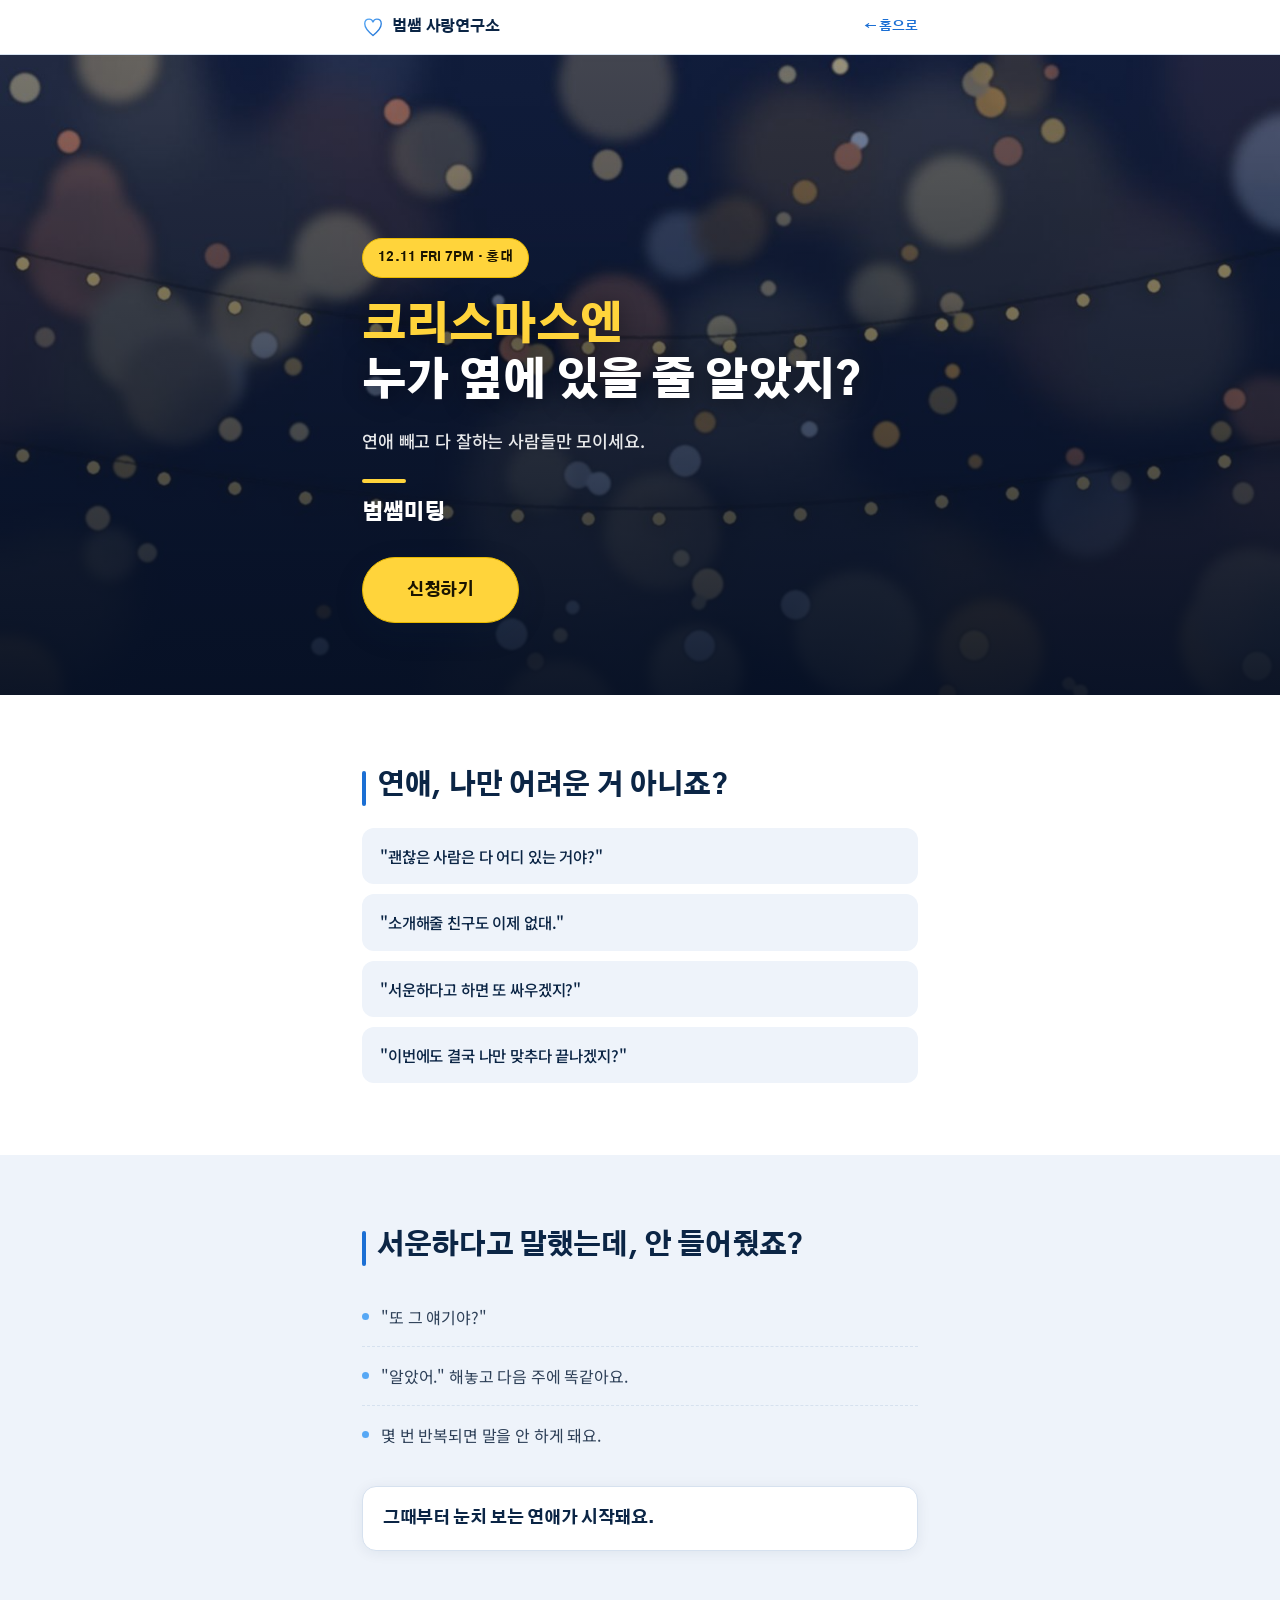
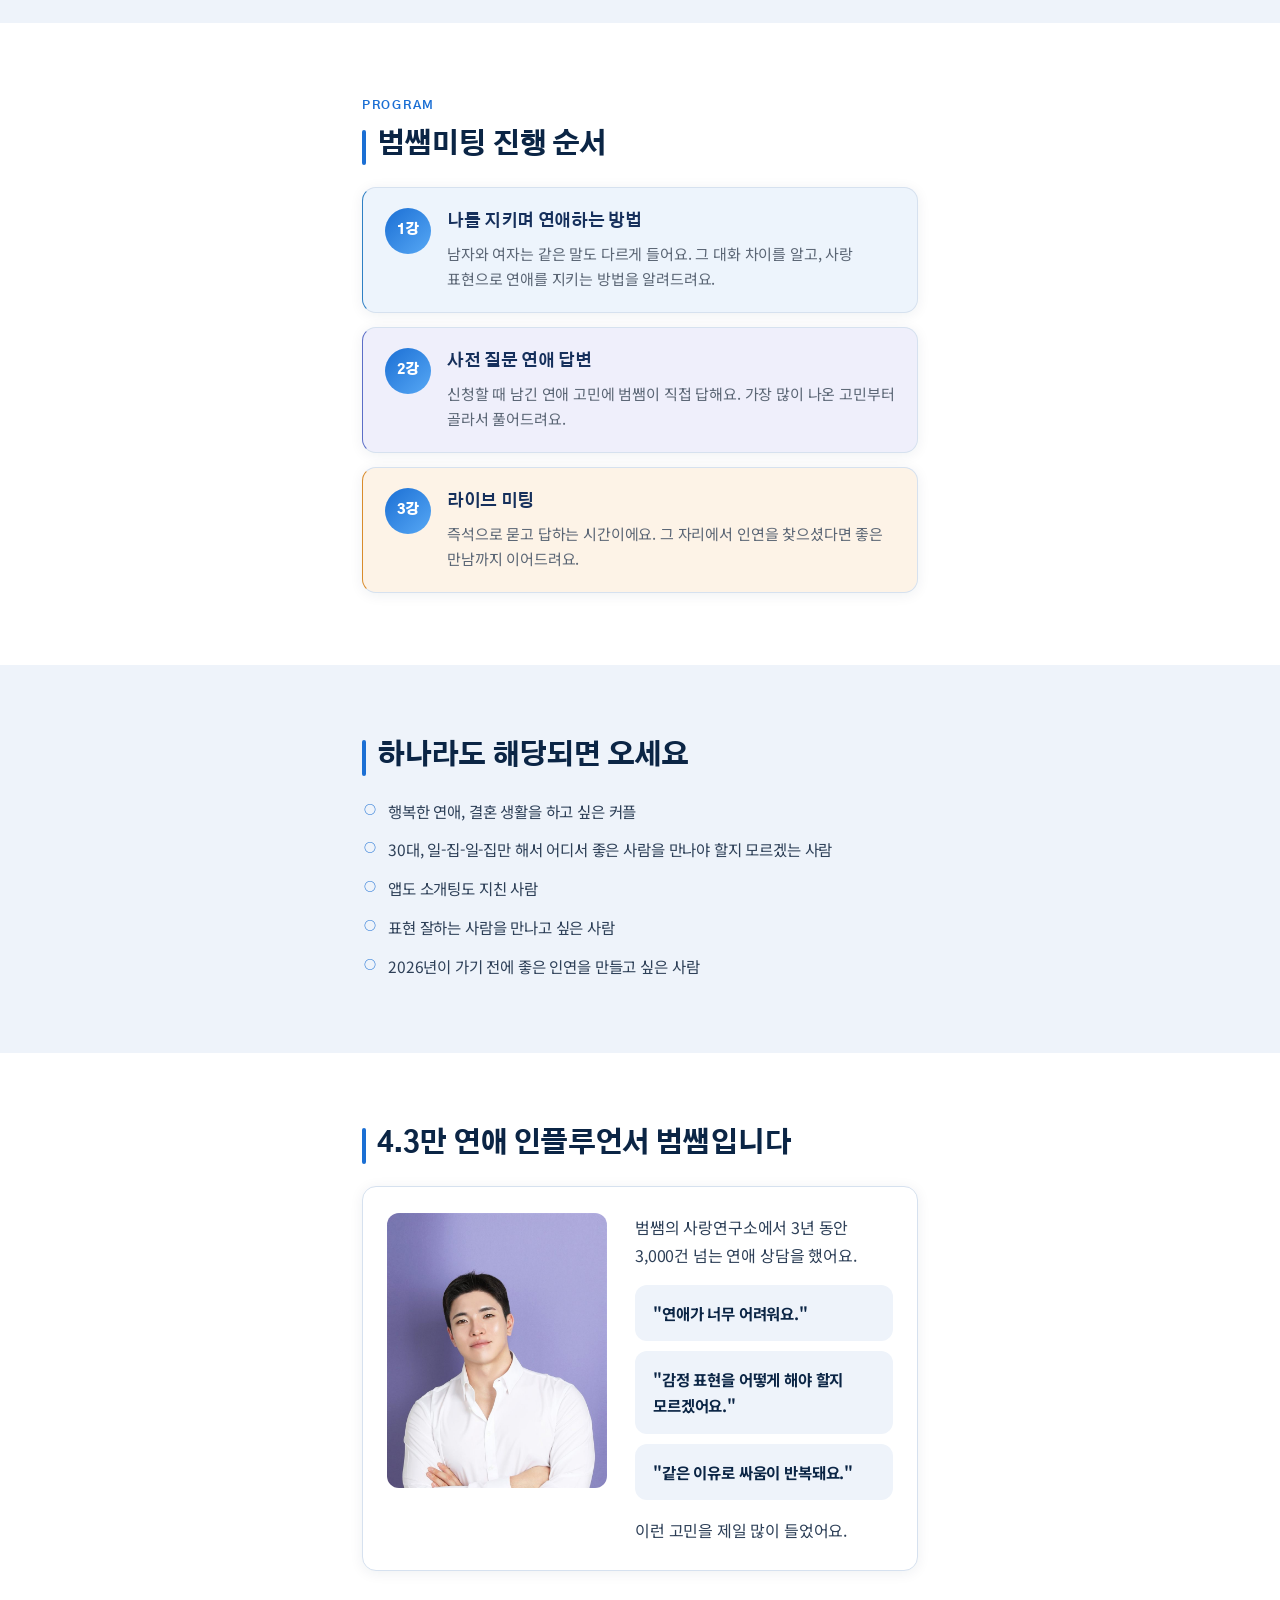
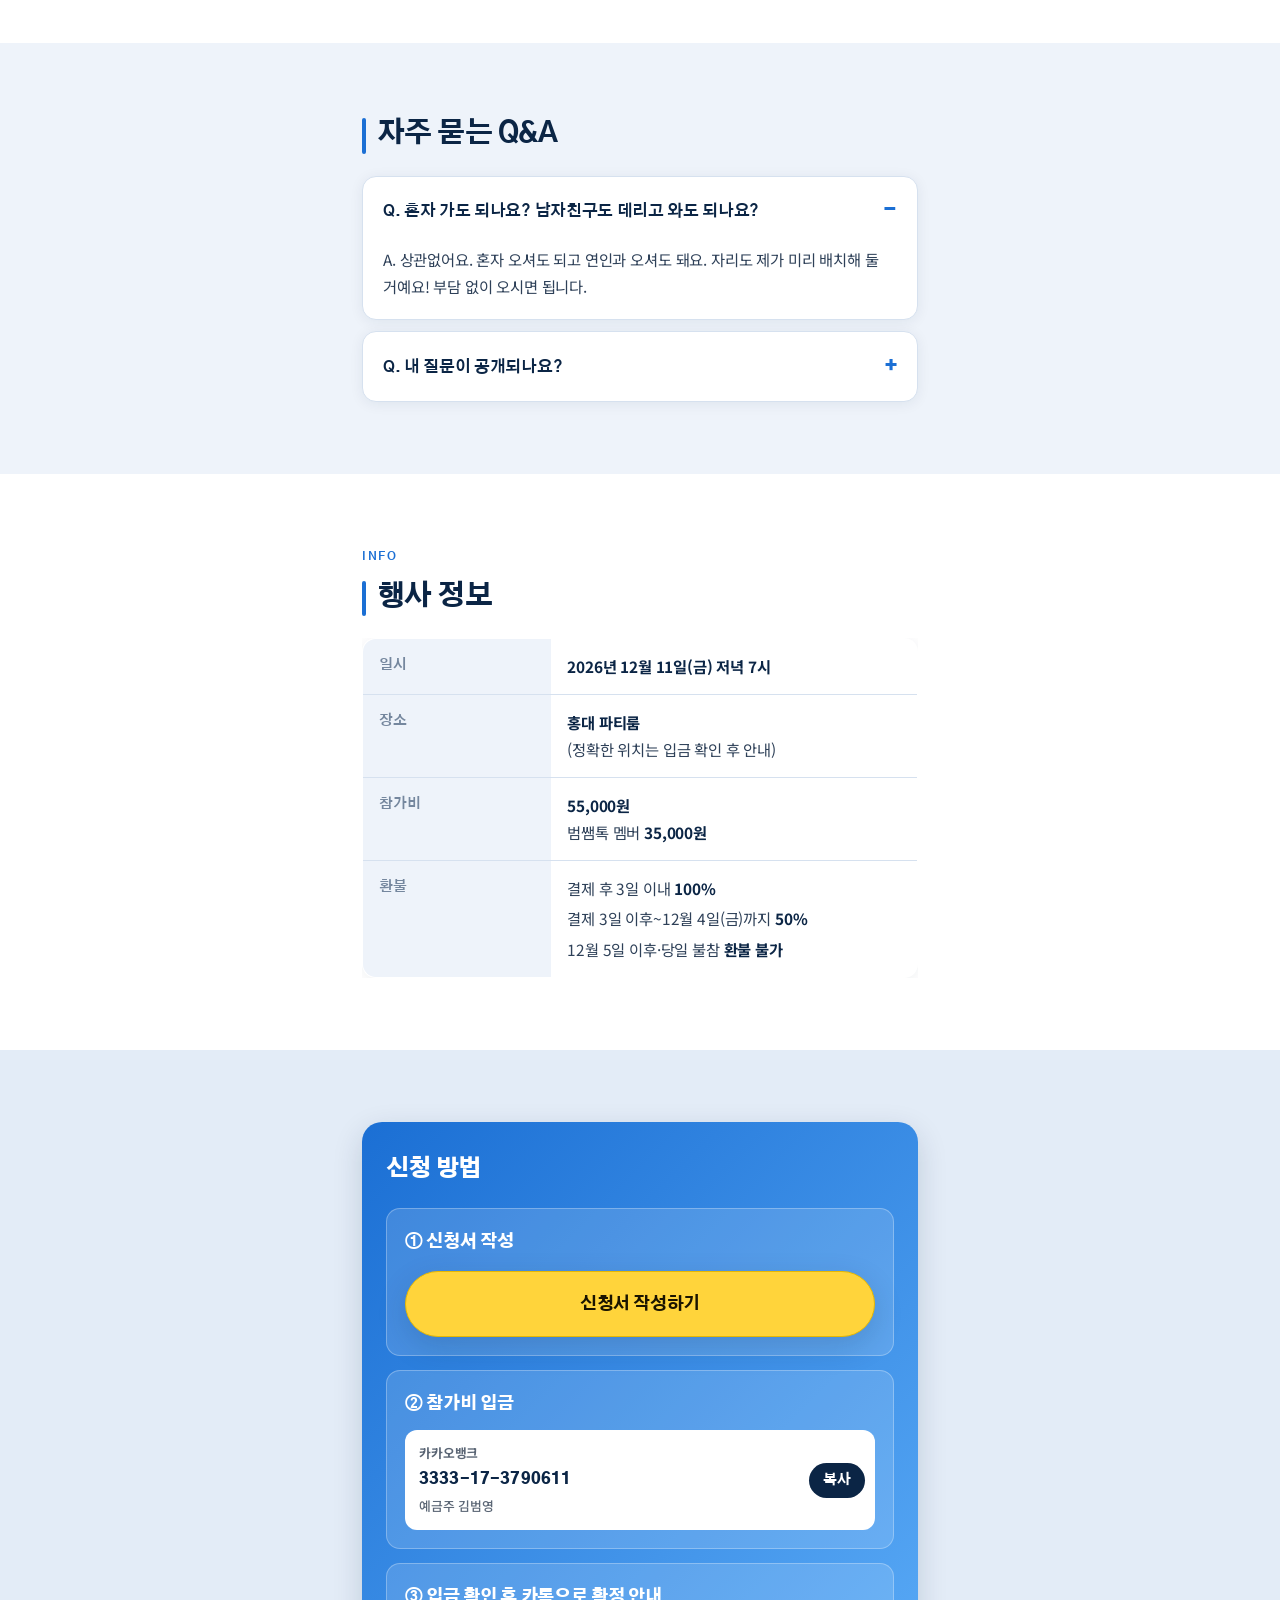
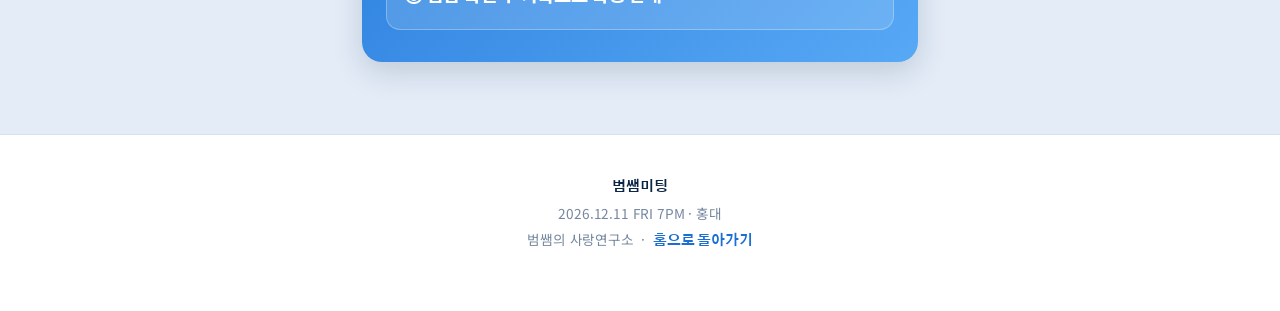
<file: meeting.html>
<!doctype html>
<html lang="ko">
<head>
<meta charset="utf-8">
<meta name="viewport" content="width=device-width,initial-scale=1">
<title>범쌤미팅 | 크리스마스엔 누가 옆에 있을 줄 알았지?</title>
<meta name="description" content="연애 빼고 다 잘하는 사람들만 모이세요. 12월 11일(금) 저녁 7시 홍대, 범쌤의 오프라인 연애 강의와 라이브 미팅.">
<link rel="canonical" href="https://beomssaemlovelab.netlify.app/meeting">
<meta property="og:type" content="website">
<meta property="og:site_name" content="범쌤의 사랑연구소">
<meta property="og:title" content="범쌤미팅 | 크리스마스엔 누가 옆에 있을 줄 알았지?">
<meta property="og:description" content="연애 빼고 다 잘하는 사람들만 모이세요. 12.11 FRI 7PM · 홍대">
<meta property="og:image" content="https://beomssaemlovelab.netlify.app/images/meeting/og.jpg">
<meta property="og:image:width" content="1200">
<meta property="og:image:height" content="630">
<meta property="og:url" content="https://beomssaemlovelab.netlify.app/meeting">
<meta name="twitter:card" content="summary_large_image">
<style>*{box-sizing:border-box}html{-webkit-text-size-adjust:100%}body{margin:0}img{max-width:100%}</style>
<link rel="preconnect" href="https://fonts.googleapis.com">
<link rel="preconnect" href="https://fonts.gstatic.com" crossorigin>
<link rel="stylesheet" href="https://fonts.googleapis.com/css2?family=Gothic+A1:wght@500;700;800;900&family=Noto+Sans+KR:wght@400;500;700&display=swap">

<style>
/* ===== 범쌤톡 페이지와 공통 (beomssamtalk3.html에서 복사) ===== */
:root{
  --navy:#0B2545;
  --navy-soft:#1A3A63;
  --blue:#1B6FD4;
  --blue-lite:#57A8F5;
  --yellow:#FFD43B;
  --yellow-deep:#E8B800;
  --ink:#2E4058;
  --muted:#75879E;
  --bg:#FFFFFF;
  --bg-alt:#EEF3FA;
  --bg-deep:#E3ECF7;
  --line:#D6E1EF;
  --card:#FFFFFF;
  --on-blue:#FFFFFF;
  --shadow:0 2px 14px rgba(11,37,69,.07);
  --shadow-lift:0 10px 30px rgba(11,37,69,.16);
  --radius:14px;
  --maxw:600px;
}
@media (prefers-color-scheme: dark){
  :root:not([data-theme="light"]){
    --navy:#E8F0FB;
    --navy-soft:#B9CCE4;
    --blue:#5AA0EE;
    --blue-lite:#8CC2F8;
    --yellow:#FFD43B;
    --yellow-deep:#FFE477;
    --ink:#C6D4E6;
    --muted:#8598B0;
    --bg:#0C1622;
    --bg-alt:#121F30;
    --bg-deep:#16283C;
    --line:#25384F;
    --card:#152337;
    --on-blue:#08131F;
    --shadow:0 2px 14px rgba(0,0,0,.4);
    --shadow-lift:0 10px 30px rgba(0,0,0,.55);
  }
}
:root[data-theme="dark"]{
  --navy:#E8F0FB;
  --navy-soft:#B9CCE4;
  --blue:#5AA0EE;
  --blue-lite:#8CC2F8;
  --yellow:#FFD43B;
  --yellow-deep:#FFE477;
  --ink:#C6D4E6;
  --muted:#8598B0;
  --bg:#0C1622;
  --bg-alt:#121F30;
  --bg-deep:#16283C;
  --line:#25384F;
  --card:#152337;
  --on-blue:#08131F;
  --shadow:0 2px 14px rgba(0,0,0,.4);
  --shadow-lift:0 10px 30px rgba(0,0,0,.55);
}

*{box-sizing:border-box}
body{
  background:var(--bg);
  color:var(--ink);
  font-family:"Noto Sans KR",-apple-system,BlinkMacSystemFont,"Apple SD Gothic Neo","Malgun Gothic",sans-serif;
  font-size:16px;
  line-height:1.75;
  letter-spacing:-.01em;
  -webkit-font-smoothing:antialiased;
}
.wrap{max-width:var(--maxw);margin:0 auto;padding:0 22px}
section{padding:56px 0}
.band{background:var(--bg-alt)}
.band-deep{background:var(--bg-deep)}

h1,h2,h3,.disp{font-family:"Gothic A1","Noto Sans KR",sans-serif;color:var(--navy);text-wrap:balance;margin:0}
h1{font-weight:900;font-size:2.2rem;line-height:1.28;letter-spacing:-.035em}
h2{font-weight:800;font-size:1.5rem;line-height:1.38;letter-spacing:-.03em}
h3{font-weight:700;font-size:1.08rem;line-height:1.5;letter-spacing:-.02em}
p{margin:0}

/* 페이지 상단바 (사이트 복귀용) */
.pagebar{
  position:sticky;top:0;z-index:30;background:var(--card);backdrop-filter:blur(8px);
  border-bottom:1px solid var(--line);
}
.pagebar__inner{
  max-width:var(--maxw);margin:0 auto;padding:14px 22px;
  display:flex;align-items:center;justify-content:space-between;gap:12px;
}
.pagebar__brand{display:flex;align-items:center;gap:8px;text-decoration:none;color:var(--navy);font-weight:800;font-size:15px;font-family:"Gothic A1",sans-serif;}
.pagebar__brand svg{width:22px;height:22px;flex:none;}
.pagebar__back{font-size:13px;font-weight:700;color:var(--blue);text-decoration:none;white-space:nowrap;font-family:"Gothic A1",sans-serif;}

/* 파란 세로바 소제목 */
.bar{
  display:flex;align-items:flex-start;gap:11px;
  margin-bottom:22px;
}
.bar::before{
  content:"";flex:0 0 4px;width:4px;align-self:stretch;min-height:1.5em;
  background:var(--blue);border-radius:2px;margin-top:.22em;
}
.eyebrow{
  font-family:"Gothic A1",sans-serif;font-weight:700;font-size:.76rem;
  letter-spacing:.14em;color:var(--blue);text-transform:uppercase;
  margin-bottom:10px;
}

/* HERO */
.hero{
  background:linear-gradient(115deg,#123B6D 0%,#3286C9 100%);
  padding:44px 0 52px;
  border-bottom:1px solid rgba(255,255,255,.12);
}
.badge{
  display:inline-block;
  font-family:"Gothic A1",sans-serif;font-weight:700;font-size:.8rem;
  color:#1B6FD4;background:#FFFFFF;
  border:1px solid rgba(255,255,255,.5);
  padding:7px 15px;border-radius:999px;letter-spacing:-.01em;
  box-shadow:var(--shadow);
}
.hero h1{margin:20px 0 0;color:#FFFFFF}
.hero-sub{
  margin-top:18px;font-size:1.02rem;color:rgba(255,255,255,.88);
}
.hero-sub b{color:#FFFFFF;font-weight:700}

/* 노란 알약 버튼 */
.pill{
  display:block;text-align:center;text-decoration:none;
  font-family:"Gothic A1",sans-serif;font-weight:800;font-size:1.08rem;
  color:#1A1400;background:var(--yellow);
  padding:17px 24px;border-radius:999px;
  box-shadow:var(--shadow-lift);
  border:1px solid var(--yellow-deep);
  letter-spacing:-.02em;
  transition:transform .16s ease, filter .16s ease;
}
.pill:hover{transform:translateY(-2px);filter:brightness(1.04)}
.pill:focus-visible{outline:3px solid var(--blue);outline-offset:3px}
.pill-note{
  text-align:center;font-size:.85rem;color:rgba(255,255,255,.78);margin-top:11px;
}

/* 파랑 그라데이션 CTA 박스 */
.cta-box{
  background:linear-gradient(135deg,var(--blue) 0%,var(--blue-lite) 100%);
  border-radius:20px;padding:32px 24px;
  box-shadow:var(--shadow-lift);
}
.cta-box .cta-head{
  font-family:"Gothic A1",sans-serif;font-weight:900;font-size:1.42rem;
  color:var(--on-blue);line-height:1.4;letter-spacing:-.03em;text-wrap:balance;
}
.cta-box .cta-body{color:var(--on-blue);opacity:.94;margin-top:12px;font-size:.96rem}
.cta-box .pill{margin-top:24px}

/* 문제 리스트 */
.probe{display:flex;flex-direction:column;gap:0;margin-top:4px}
.probe li{
  list-style:none;padding:15px 0;border-bottom:1px dashed var(--line);
  font-size:1rem;color:var(--ink);display:flex;gap:12px;align-items:flex-start;
}
.probe li:last-child{border-bottom:0}
.probe li::before{
  content:"";flex:0 0 7px;width:7px;height:7px;border-radius:50%;
  background:var(--blue-lite);margin-top:.65em;
}
.punch{
  margin-top:22px;padding:18px 20px;border-radius:var(--radius);
  background:var(--card);border:1px solid var(--line);
  font-family:"Gothic A1",sans-serif;font-weight:800;font-size:1.05rem;
  color:var(--navy);line-height:1.6;letter-spacing:-.02em;
  box-shadow:var(--shadow);
}

/* 실적 배지 — 히어로와 같은 고정 그라데이션(다크모드에서도 항상 안전) */
.hstat{
  display:grid;grid-template-columns:repeat(3,1fr);
  background:linear-gradient(115deg,#123B6D 0%,#3286C9 100%);
  border-radius:var(--radius);overflow:hidden;margin-top:22px;
}
.hstat div{padding:20px 6px;text-align:center;}
.hstat div + div{border-left:1px solid rgba(255,255,255,.2);}
.hstat b{display:block;font-size:21px;font-weight:900;color:#fff;}
.hstat span{display:block;font-size:12px;color:rgba(255,255,255,.75);margin-top:3px;}

/* 모집 정보 요약 표 */
.strip{
  display:grid;grid-template-columns:repeat(4,1fr);
  background:var(--card);border:1px solid var(--line);border-radius:var(--radius);
  overflow:hidden;margin-top:18px;
}
.strip div{padding:16px 8px;text-align:center;}
.strip div + div{border-left:1px solid var(--line);}
.strip dt{font-size:11.5px;color:var(--muted);font-weight:500;margin:0;}
.strip dd{margin:4px 0 0;font-size:17px;font-weight:900;color:var(--navy);}
@media (max-width:560px){
  .strip{grid-template-columns:repeat(2,1fr);}
  .strip div:nth-child(3){border-left:none;}
  .strip div:nth-child(n+3){border-top:1px solid var(--line);}
}

/* 마감 임박 안내 배지 */
.seats{
  display:flex;align-items:center;justify-content:center;gap:9px;
  background:var(--yellow);color:#1A1400;margin-top:18px;
  border-radius:100px;padding:11px 20px;font-size:15px;font-weight:900;
  letter-spacing:-.01em;
}
.seats .dot{
  width:8px;height:8px;border-radius:50%;background:#E5484D;flex:none;
  animation:blip 1.6s ease-in-out infinite;
}
@keyframes blip{0%,100%{opacity:1}50%{opacity:.35}}
@media (prefers-reduced-motion:reduce){ .seats .dot{animation:none;} }

/* Q&A 박스 */
.worry{display:flex;flex-direction:column;gap:12px;margin-top:18px;}
.worry-i{border:1px solid var(--line);border-radius:var(--radius);padding:20px 20px;}
.worry-i .q{font-size:15.5px;font-weight:700;color:var(--navy);margin:0;}
.worry-i .q::before{content:"Q. ";color:var(--blue);}
.worry-i .a{margin-top:10px;font-size:14.5px;color:var(--muted);line-height:1.85;}
.worry-i .a::before{content:"A. ";color:var(--blue);font-weight:700;}

/* 한 줄 카드형 공감 문구 */
.qline{
  background:var(--bg-alt);border-radius:12px;padding:15px 18px;
  font-size:15.5px;font-weight:500;color:var(--navy);line-height:1.7;
}
.qline + .qline{margin-top:10px;}

/* 범쌤톡에서 하는 것 — 색상 강조 (고정 라이트 팔레트, 다크모드에서도 항상 동일하게 보이도록 텍스트색 고정) */
.prog-item{border-left:4px solid transparent;}
.prog-item.c1{background:#EDF4FC;border-left-color:#2E7FC4;}
.prog-item.c1 .k{color:#0F5C99;}
.prog-item.c2{background:#EFEFFB;border-left-color:#5B6EC7;}
.prog-item.c2 .k{color:#4453A8;}
.prog-item.c3{background:#FDF3E7;border-left-color:#D98B2B;}
.prog-item.c3 .k{color:#8F5709;}
.prog-item.c1 h3,.prog-item.c2 h3,.prog-item.c3 h3{color:#16305C;}
.prog-item.c1 p,.prog-item.c2 p,.prog-item.c3 p{color:#5B6675;}

/* 단순 리스트 (오세요 / 다음에 뵐게요) */
.plist{list-style:none;padding:0;margin:0;display:flex;flex-direction:column;gap:11px;}
.plist li{display:flex;align-items:flex-start;gap:10px;font-size:15.5px;line-height:1.8;}
.plist .bl{flex:none;width:16px;text-align:center;color:var(--blue);font-weight:700;font-size:12px;line-height:1.9;}
.plist.no .bl{color:var(--muted);font-size:13px;}
.plist.no li{color:var(--muted);}

/* 카톡 캡처 */
.shots{display:flex;flex-direction:column;gap:18px;margin-top:4px}
.shot{
  margin:0;background:var(--card);border:1px solid var(--line);
  border-radius:var(--radius);padding:10px;box-shadow:var(--shadow);
}
.shot img{display:block;width:100%;height:auto;border-radius:10px}
.shot figcaption{
  margin-top:11px;padding:0 4px 2px;font-size:.85rem;color:var(--muted);
  text-align:center;line-height:1.65;
}
.more{
  margin-top:18px;background:var(--card);border:1px solid var(--line);
  border-radius:var(--radius);box-shadow:var(--shadow);
}
.more summary{
  cursor:pointer;list-style:none;padding:16px 20px;
  font-family:"Gothic A1",sans-serif;font-weight:700;font-size:.98rem;
  color:var(--navy);letter-spacing:-.02em;
  display:flex;justify-content:space-between;gap:12px;align-items:center;
}
.more summary::-webkit-details-marker{display:none}
.more summary::after{content:"+";color:var(--blue);font-weight:900;font-size:1.25rem;flex:0 0 auto}
.more[open] summary::after{content:"−"}
.more summary:focus-visible{outline:3px solid var(--blue);outline-offset:-3px;border-radius:var(--radius)}
.more .more-in{padding:2px 11px 14px}
.more .more-in .shots{margin-top:0}
.privacy-note{
  margin-top:16px;font-size:.84rem;color:var(--muted);line-height:1.7;text-align:center;
}
.nope-yes{
  margin-top:18px;background:var(--card);border:1px solid var(--line);
  border-left:5px solid var(--blue);border-radius:var(--radius);
  padding:20px 22px;box-shadow:var(--shadow);
  font-family:"Gothic A1",sans-serif;font-weight:800;font-size:1.04rem;
  color:var(--navy);line-height:1.72;letter-spacing:-.025em;
}

/* 인용 */
.quotes{display:flex;flex-direction:column;gap:16px;margin-top:4px}
.quote{
  background:var(--card);border:1px solid var(--line);
  border-left:4px solid var(--blue);
  border-radius:var(--radius);padding:20px 22px;box-shadow:var(--shadow);
}
.quote p{font-size:1rem;color:var(--ink);line-height:1.78}
.quote .who{
  margin-top:12px;font-family:"Gothic A1",sans-serif;font-weight:700;
  font-size:.8rem;color:var(--muted);letter-spacing:.02em;
}

/* 구성 */
.prog{display:flex;flex-direction:column;gap:14px;margin-top:4px}
.prog-item{
  background:var(--card);border:1px solid var(--line);border-radius:var(--radius);
  padding:20px 22px;box-shadow:var(--shadow);
}
.prog-item .k{
  font-family:"Gothic A1",sans-serif;font-weight:800;font-size:.74rem;
  letter-spacing:.12em;color:var(--blue);margin-bottom:7px;
}
.prog-item h3{margin-bottom:7px}
.prog-item p{font-size:.94rem;color:var(--muted);line-height:1.7}

/* 못 하는 것 */
.nope{
  background:var(--card);border:2px solid var(--navy-soft);
  border-radius:var(--radius);padding:24px 22px;box-shadow:var(--shadow);
}
.nope ul{margin:0;padding:0}
.nope li{
  list-style:none;padding:11px 0;border-bottom:1px solid var(--line);
  display:flex;gap:11px;align-items:flex-start;font-size:1rem;
}
.nope li:last-child{border-bottom:0}
.nope li .x{
  flex:0 0 auto;font-family:"Gothic A1",sans-serif;font-weight:900;
  color:var(--blue);font-size:1rem;line-height:1.75;
}
.nope-after{
  margin-top:18px;font-family:"Gothic A1",sans-serif;font-weight:800;
  font-size:1.02rem;color:var(--navy);line-height:1.62;letter-spacing:-.02em;
}

/* 두 칸 대비 */
.fit{display:flex;flex-direction:column;gap:16px;margin-top:4px}
.fit-col{
  background:var(--card);border:1px solid var(--line);
  border-radius:var(--radius);padding:22px;box-shadow:var(--shadow);
}
.fit-col.yes{border-top:5px solid var(--blue)}
.fit-col.no{border-top:5px solid var(--muted)}
.fit-col h3{margin-bottom:14px}
.fit-col ul{margin:0;padding:0}
.fit-col li{
  list-style:none;padding:9px 0;font-size:.97rem;
  border-bottom:1px dashed var(--line);
}
.fit-col li:last-child{border-bottom:0}

/* 범쌤 소개 */
.me{
  background:var(--card);border:1px solid var(--line);
  border-radius:var(--radius);padding:26px 24px;box-shadow:var(--shadow);
}
.me .creds{
  display:flex;flex-wrap:wrap;gap:8px;margin:18px 0 0;padding:0;
}
.me .creds li{
  list-style:none;font-family:"Gothic A1",sans-serif;font-weight:700;
  font-size:.82rem;color:var(--navy);background:var(--bg-alt);
  border:1px solid var(--line);padding:7px 13px;border-radius:999px;
}
.saying{
  margin-top:20px;padding-top:20px;border-top:1px solid var(--line);
  font-family:"Gothic A1",sans-serif;font-weight:800;font-size:1.08rem;
  color:var(--navy);line-height:1.6;letter-spacing:-.025em;
}
.saying + p{margin-top:10px;font-size:.94rem;color:var(--muted)}

/* 정보 테이블 */
.spec{
  width:100%;border-collapse:collapse;
  background:var(--card);border:1px solid var(--line);
  border-radius:var(--radius);overflow:hidden;box-shadow:var(--shadow);
}
.spec th,.spec td{
  text-align:left;padding:14px 16px;border-bottom:1px solid var(--line);
  font-size:.96rem;vertical-align:top;
}
.spec tr:last-child th,.spec tr:last-child td{border-bottom:0}
.spec th{
  font-family:"Gothic A1",sans-serif;font-weight:700;color:var(--muted);
  width:34%;background:var(--bg-alt);font-size:.9rem;white-space:nowrap;
}
.spec td{color:var(--ink);font-variant-numeric:tabular-nums}
.spec td b{color:var(--navy);font-weight:700}
.spec-wrap{overflow-x:auto}

/* FAQ */
.faq{display:flex;flex-direction:column;gap:11px;margin-top:4px}
.faq details{
  background:var(--card);border:1px solid var(--line);
  border-radius:var(--radius);box-shadow:var(--shadow);
}
.faq summary{
  cursor:pointer;list-style:none;padding:17px 20px;
  font-family:"Gothic A1",sans-serif;font-weight:700;font-size:1rem;
  color:var(--navy);letter-spacing:-.02em;
  display:flex;justify-content:space-between;gap:12px;align-items:center;
}
.faq summary::-webkit-details-marker{display:none}
.faq summary::after{
  content:"+";color:var(--blue);font-weight:900;font-size:1.25rem;flex:0 0 auto;
}
.faq details[open] summary::after{content:"−"}
.faq summary:focus-visible{outline:3px solid var(--blue);outline-offset:-3px;border-radius:var(--radius)}
.faq .ans{padding:0 20px 19px;font-size:.96rem;color:var(--ink);line-height:1.78}

/* 12월 */
.dec{
  background:linear-gradient(135deg,var(--navy) 0%,var(--navy-soft) 100%);
  border-radius:20px;padding:30px 24px;box-shadow:var(--shadow-lift);
}
.dec .dec-eye{
  font-family:"Gothic A1",sans-serif;font-weight:700;font-size:.76rem;
  letter-spacing:.14em;color:var(--yellow);margin-bottom:12px;
}
.dec h2{color:var(--bg);margin-bottom:14px}
.dec p{color:var(--bg);opacity:.9;font-size:.97rem}
/* 다크모드 보정: .dec는 --navy가 밝은 색으로 반전되는데 --yellow는 고정값이라
   글자가 안 보이게 되는 문제 수정 (대비 1.24:1 -> 5.5:1 이상) */
@media (prefers-color-scheme: dark){
  :root:not([data-theme="light"]) .dec .dec-eye{ color:#5C4500; }
}
:root[data-theme="dark"] .dec .dec-eye{ color:#5C4500; }

footer{
  padding:38px 0 56px;border-top:1px solid var(--line);
  text-align:center;color:var(--muted);font-size:.85rem;line-height:1.9;
}
footer b{color:var(--navy);font-weight:700;font-family:"Gothic A1",sans-serif}
footer a{color:var(--blue);font-weight:700;text-decoration:none;font-family:"Gothic A1",sans-serif;}

@media (min-width:680px){
  h1{font-size:2.75rem}
  h2{font-size:1.75rem}
  section{padding:72px 0}
  .fit{flex-direction:row}
  .fit-col{flex:1}
  .hero{padding:60px 0 68px}
}
@media (prefers-reduced-motion:reduce){
  *{transition:none!important;animation:none!important}
}
</style>
<style>
/* ===== 범쌤미팅 전용 (기본 스타일은 범쌤톡 페이지와 동일) ===== */
body{word-break:keep-all;overflow-wrap:break-word}

/* 히어로 — 크리스마스 밤 배경 + 어두운 그라데이션 (모바일 우선) */
.mhero{
  position:relative;color:#fff;
  background:
    linear-gradient(180deg,rgba(6,16,36,.35) 0%,rgba(6,16,36,.62) 45%,rgba(6,16,36,.94) 100%),
    url("images/meeting/hero-mobile.jpg") center top/cover no-repeat,
    #0A1830;
  padding:120px 0 52px;
  min-height:88vh;min-height:88svh;
  display:flex;align-items:flex-end;
}
.mhero .wrap{width:100%}
.mhero .mbadge{
  display:inline-flex;align-items:center;gap:8px;
  font-family:"Gothic A1",sans-serif;font-weight:800;font-size:.84rem;letter-spacing:.02em;
  color:#1A1400;background:var(--yellow);border:1px solid var(--yellow-deep);
  padding:7px 15px;border-radius:999px;
}
.mhero h1{margin:20px 0 0;color:#fff;text-shadow:0 2px 24px rgba(0,0,0,.45)}
.mhero h1 em{font-style:normal;color:var(--yellow)}
.mhero .hero-sub{margin-top:16px;font-size:1.08rem;color:rgba(255,255,255,.9);font-weight:500}
.mhero .brand{
  margin-top:22px;font-family:"Gothic A1",sans-serif;font-weight:900;font-size:1.3rem;
  color:#fff;letter-spacing:-.02em;
}
.mhero .brand::before{content:"";display:block;width:44px;height:4px;border-radius:2px;background:var(--yellow);margin-bottom:12px}
.mhero .pill{margin-top:26px}

/* 공감 · 문제 리스트는 기존 .qline / .probe / .punch 재사용 */

/* 진행 순서 */
.lesson{display:flex;flex-direction:column;gap:14px}
.lesson .prog-item{display:flex;gap:16px;align-items:flex-start}
.lesson .no{
  flex:none;width:46px;height:46px;border-radius:50%;
  display:flex;align-items:center;justify-content:center;
  font-family:"Gothic A1",sans-serif;font-weight:900;font-size:.9rem;color:#fff;
  background:linear-gradient(135deg,#1B6FD4,#57A8F5);
}

/* 범쌤 소개 */
.me .photo{
  display:block;width:100%;height:auto;aspect-ratio:1/1;object-fit:cover;object-position:center 12%;
  border-radius:12px;margin-bottom:22px;
}
.me .voices{margin-top:16px}
.me .voices .qline{font-weight:700}

/* 신청 방법 */
.steps{list-style:none;margin:22px 0 0;padding:0;display:flex;flex-direction:column;gap:14px}
.steps > li{
  background:rgba(255,255,255,.14);border:1px solid rgba(255,255,255,.28);
  border-radius:var(--radius);padding:18px 18px;color:var(--on-blue);
}
.steps .st{
  font-family:"Gothic A1",sans-serif;font-weight:900;font-size:1.06rem;letter-spacing:-.02em;
}
.steps .pill{margin-top:14px}
.acct{
  margin-top:12px;display:flex;align-items:center;justify-content:space-between;gap:10px;
  background:#fff;border-radius:12px;padding:12px 10px 12px 14px;
}
.acct .bank{display:block;font-size:.8rem;font-weight:700;color:#5B6675}
.acct .num{display:block;font-family:"Gothic A1",sans-serif;font-weight:900;font-size:1.02rem;color:#0B2545;font-variant-numeric:tabular-nums;letter-spacing:.01em;white-space:nowrap}
.acct .who{display:block;font-size:.8rem;color:#5B6675;font-weight:500;margin-top:2px}
.copy-btn{
  flex:none;border:0;cursor:pointer;
  font-family:"Gothic A1",sans-serif;font-weight:800;font-size:.86rem;
  color:#fff;background:#0B2545;border-radius:999px;padding:9px 14px;white-space:nowrap;
}
.copy-btn.done{background:#1F8A4C}
.copy-btn:focus-visible{outline:3px solid var(--yellow);outline-offset:2px}

/* 환불 규정 줄바꿈 */
.spec td .rf{display:block}
.spec td .rf + .rf{margin-top:4px}

/* 모바일 하단 고정 신청 버튼 */
.sticky-cta{
  position:fixed;left:0;right:0;bottom:0;z-index:40;
  padding:10px 16px calc(10px + env(safe-area-inset-bottom));
  background:linear-gradient(180deg,rgba(11,37,69,0) 0%,rgba(11,37,69,.18) 100%);
  transition:transform .25s ease,opacity .25s ease;
}
.sticky-cta .pill{max-width:600px;margin:0 auto;padding:15px 20px}
.sticky-cta.hide{transform:translateY(120%);opacity:0;pointer-events:none}
body{padding-bottom:84px}

@media (min-width:680px){
  .mhero{
    background:
      linear-gradient(180deg,rgba(6,16,36,.3) 0%,rgba(6,16,36,.6) 50%,rgba(6,16,36,.92) 100%),
      url("images/meeting/hero.jpg") center top/cover no-repeat,
      #0A1830;
    min-height:640px;padding:140px 0 72px;
  }
  .mhero .pill{display:inline-block;padding:17px 44px}
  .sticky-cta{display:none}
  body{padding-bottom:0}
  .me{display:grid;grid-template-columns:220px 1fr;gap:28px;align-items:start}
  .me .photo{margin-bottom:0;aspect-ratio:4/5;object-position:center top}
}
</style>
</head>
<body>

<div class="pagebar">
  <div class="pagebar__inner">
    <a class="pagebar__brand" href="index.html">
      <svg viewBox="0 0 104 104" aria-hidden="true"><defs><linearGradient id="mtLogo" x1="0" y1="0" x2="1" y2="1"><stop offset="0" stop-color="#57A8F5"/><stop offset="1" stop-color="#1B6FD4"/></linearGradient></defs>
      <path d="M52 92 C24 70 13 54 13 37 C13 24 22 15 34 15 C43 15 49 21 52 28 C55 21 61 15 70 15 C82 15 91 24 91 37 C91 54 80 70 52 92 Z" fill="none" stroke="url(#mtLogo)" stroke-width="6.5" stroke-linejoin="round" stroke-linecap="round"/></svg>
      범쌤 사랑연구소
    </a>
    <a class="pagebar__back" href="index.html">← 홈으로</a>
  </div>
</div>

<!-- 1. 히어로 -->
<header class="mhero">
  <div class="wrap">
    <span class="mbadge">12.11 FRI 7PM · 홍대</span>
    <h1><em>크리스마스엔</em><br>누가 옆에 있을 줄 알았지?</h1>
    <p class="hero-sub">연애 빼고 다 잘하는 사람들만 모이세요.</p>
    <p class="brand">범쌤미팅</p>
    <a class="pill" href="https://forms.gle/ivp3QQckGfMgRu1RA" target="_blank" rel="noopener">신청하기</a>
  </div>
</header>

<!-- 2. 공감 -->
<section>
  <div class="wrap">
    <div class="bar"><h2>연애, 나만 어려운 거 아니죠?</h2></div>
    <p class="qline">"괜찮은 사람은 다 어디 있는 거야?"</p>
    <p class="qline">"소개해줄 친구도 이제 없대."</p>
    <p class="qline">"서운하다고 하면 또 싸우겠지?"</p>
    <p class="qline">"이번에도 결국 나만 맞추다 끝나겠지?"</p>
  </div>
</section>

<!-- 3. 문제 -->
<section class="band">
  <div class="wrap">
    <div class="bar"><h2>서운하다고 말했는데, 안 들어줬죠?</h2></div>
    <ul class="probe" style="padding:0;margin:0">
      <li>"또 그 얘기야?"</li>
      <li>"알았어." 해놓고 다음 주에 똑같아요.</li>
      <li>몇 번 반복되면 말을 안 하게 돼요.</li>
    </ul>
    <div class="punch">그때부터 눈치 보는 연애가 시작돼요.</div>
  </div>
</section>

<!-- 4. 진행 순서 -->
<section>
  <div class="wrap">
    <p class="eyebrow">PROGRAM</p>
    <div class="bar"><h2>범쌤미팅 진행 순서</h2></div>
    <div class="lesson prog">
      <div class="prog-item c1">
        <span class="no">1강</span>
        <div>
          <h3>나를 지키며 연애하는 방법</h3>
          <p>남자와 여자는 같은 말도 다르게 들어요. 그 대화 차이를 알고, 사랑 표현으로 연애를 지키는 방법을 알려드려요.</p>
        </div>
      </div>
      <div class="prog-item c2">
        <span class="no">2강</span>
        <div>
          <h3>사전 질문 연애 답변</h3>
          <p>신청할 때 남긴 연애 고민에 범쌤이 직접 답해요. 가장 많이 나온 고민부터 골라서 풀어드려요.</p>
        </div>
      </div>
      <div class="prog-item c3">
        <span class="no">3강</span>
        <div>
          <h3>라이브 미팅</h3>
          <p>즉석으로 묻고 답하는 시간이에요. 그 자리에서 인연을 찾으셨다면 좋은 만남까지 이어드려요.</p>
        </div>
      </div>
    </div>
  </div>
</section>

<!-- 5. 대상 -->
<section class="band">
  <div class="wrap">
    <div class="bar"><h2>하나라도 해당되면 오세요</h2></div>
    <ul class="plist">
      <li><span class="bl">○</span><span>행복한 연애, 결혼 생활을 하고 싶은 커플</span></li>
      <li><span class="bl">○</span><span>30대, 일-집-일-집만 해서 어디서 좋은 사람을 만나야 할지 모르겠는 사람</span></li>
      <li><span class="bl">○</span><span>앱도 소개팅도 지친 사람</span></li>
      <li><span class="bl">○</span><span>표현 잘하는 사람을 만나고 싶은 사람</span></li>
      <li><span class="bl">○</span><span>2026년이 가기 전에 좋은 인연을 만들고 싶은 사람</span></li>
    </ul>
  </div>
</section>

<!-- 6. 범쌤 소개 -->
<section>
  <div class="wrap">
    <div class="bar"><h2>4.3만 연애 인플루언서 범쌤입니다</h2></div>
    <div class="me">
      <img class="photo" src="images/meeting/profile.jpg" width="800" height="1000" loading="lazy" alt="범쌤 프로필 사진">
      <div>
        <p>범쌤의 사랑연구소에서 3년 동안 3,000건 넘는 연애 상담을 했어요.</p>
        <div class="voices">
          <p class="qline">"연애가 너무 어려워요."</p>
          <p class="qline">"감정 표현을 어떻게 해야 할지 모르겠어요."</p>
          <p class="qline">"같은 이유로 싸움이 반복돼요."</p>
        </div>
        <p style="margin-top:16px">이런 고민을 제일 많이 들었어요.</p>
      </div>
    </div>
  </div>
</section>

<!-- 7. Q&A -->
<section class="band">
  <div class="wrap">
    <div class="bar"><h2>자주 묻는 Q&amp;A</h2></div>
    <div class="faq">
      <details open>
        <summary>Q. 혼자 가도 되나요? 남자친구도 데리고 와도 되나요?</summary>
        <p class="ans">A. 상관없어요. 혼자 오셔도 되고 연인과 오셔도 돼요. 자리도 제가 미리 배치해 둘 거예요! 부담 없이 오시면 됩니다.</p>
      </details>
      <details>
        <summary>Q. 내 질문이 공개되나요?</summary>
        <p class="ans">A. 익명으로 다루게 될 거예요!</p>
      </details>
    </div>
  </div>
</section>

<!-- 8. 행사 정보 -->
<section>
  <div class="wrap">
    <p class="eyebrow">INFO</p>
    <div class="bar"><h2>행사 정보</h2></div>
    <div class="spec-wrap">
      <table class="spec">
        <tbody>
          <tr><th>일시</th><td><b>2026년 12월 11일(금) 저녁 7시</b></td></tr>
          <tr><th>장소</th><td><b>홍대 파티룸</b><br>(정확한 위치는 입금 확인 후 안내)</td></tr>
          <tr><th>참가비</th><td><b>55,000원</b><br>범쌤톡 멤버 <b>35,000원</b></td></tr>
          <tr><th>환불</th><td>
            <span class="rf">결제 후 3일 이내 <b>100%</b></span>
            <span class="rf">결제 3일 이후~12월 4일(금)까지 <b>50%</b></span>
            <span class="rf">12월 5일 이후·당일 불참 <b>환불 불가</b></span>
          </td></tr>
        </tbody>
      </table>
    </div>
  </div>
</section>

<!-- 9. 신청 방법 -->
<section class="band-deep" id="apply">
  <div class="wrap">
    <div class="cta-box">
      <p class="cta-head">신청 방법</p>
      <ol class="steps">
        <li>
          <p class="st">① 신청서 작성</p>
          <a class="pill" href="https://forms.gle/ivp3QQckGfMgRu1RA" target="_blank" rel="noopener">신청서 작성하기</a>
        </li>
        <li>
          <p class="st">② 참가비 입금</p>
          <div class="acct">
            <div>
              <span class="bank">카카오뱅크</span>
              <span class="num">3333-17-3790611</span>
              <span class="who">예금주 김범영</span>
            </div>
            <button type="button" class="copy-btn" data-copy="3333173790611" aria-live="polite">복사</button>
          </div>
        </li>
        <li>
          <p class="st">③ 입금 확인 후 카톡으로 확정 안내</p>
        </li>
      </ol>
    </div>
  </div>
</section>

<footer>
  <div class="wrap">
    <b>범쌤미팅</b><br>
    2026.12.11 FRI 7PM · 홍대<br>
    범쌤의 사랑연구소 &nbsp;·&nbsp; <a href="index.html">홈으로 돌아가기</a>
  </div>
</footer>

<!-- 모바일 하단 고정 신청 버튼 -->
<div class="sticky-cta hide" id="stickyCta">
  <a class="pill" href="https://forms.gle/ivp3QQckGfMgRu1RA" target="_blank" rel="noopener">범쌤미팅 신청하기</a>
</div>

<script>
// 계좌번호 복사
document.querySelectorAll(".copy-btn").forEach(function (btn) {
  btn.addEventListener("click", function () {
    var text = btn.getAttribute("data-copy");
    var done = function () {
      btn.textContent = "복사됐어요";
      btn.classList.add("done");
      setTimeout(function () { btn.textContent = "복사"; btn.classList.remove("done"); }, 2000);
    };
    if (navigator.clipboard && window.isSecureContext) {
      navigator.clipboard.writeText(text).then(done, function () { fallback(text); done(); });
    } else { fallback(text); done(); }
  });
});
function fallback(text) {
  var ta = document.createElement("textarea");
  ta.value = text; ta.setAttribute("readonly", ""); ta.style.position = "fixed"; ta.style.opacity = "0";
  document.body.appendChild(ta); ta.select();
  try { document.execCommand("copy"); } catch (e) {}
  document.body.removeChild(ta);
}

// 하단 고정 버튼: 맨 위 히어로 버튼이 보일 때와 신청 방법 박스가 보일 때는 숨김
(function () {
  var bar = document.getElementById("stickyCta");
  if (!bar) return;
  if (!("IntersectionObserver" in window)) { bar.classList.remove("hide"); return; }
  var targets = [document.querySelector(".mhero .pill"), document.getElementById("apply")];
  var visible = new Set();
  var io = new IntersectionObserver(function (entries) {
    entries.forEach(function (e) { e.isIntersecting ? visible.add(e.target) : visible.delete(e.target); });
    bar.classList.toggle("hide", visible.size > 0);
  });
  targets.forEach(function (t) { if (t) io.observe(t); });
})();
</script>
</body>
</html>
</file>
